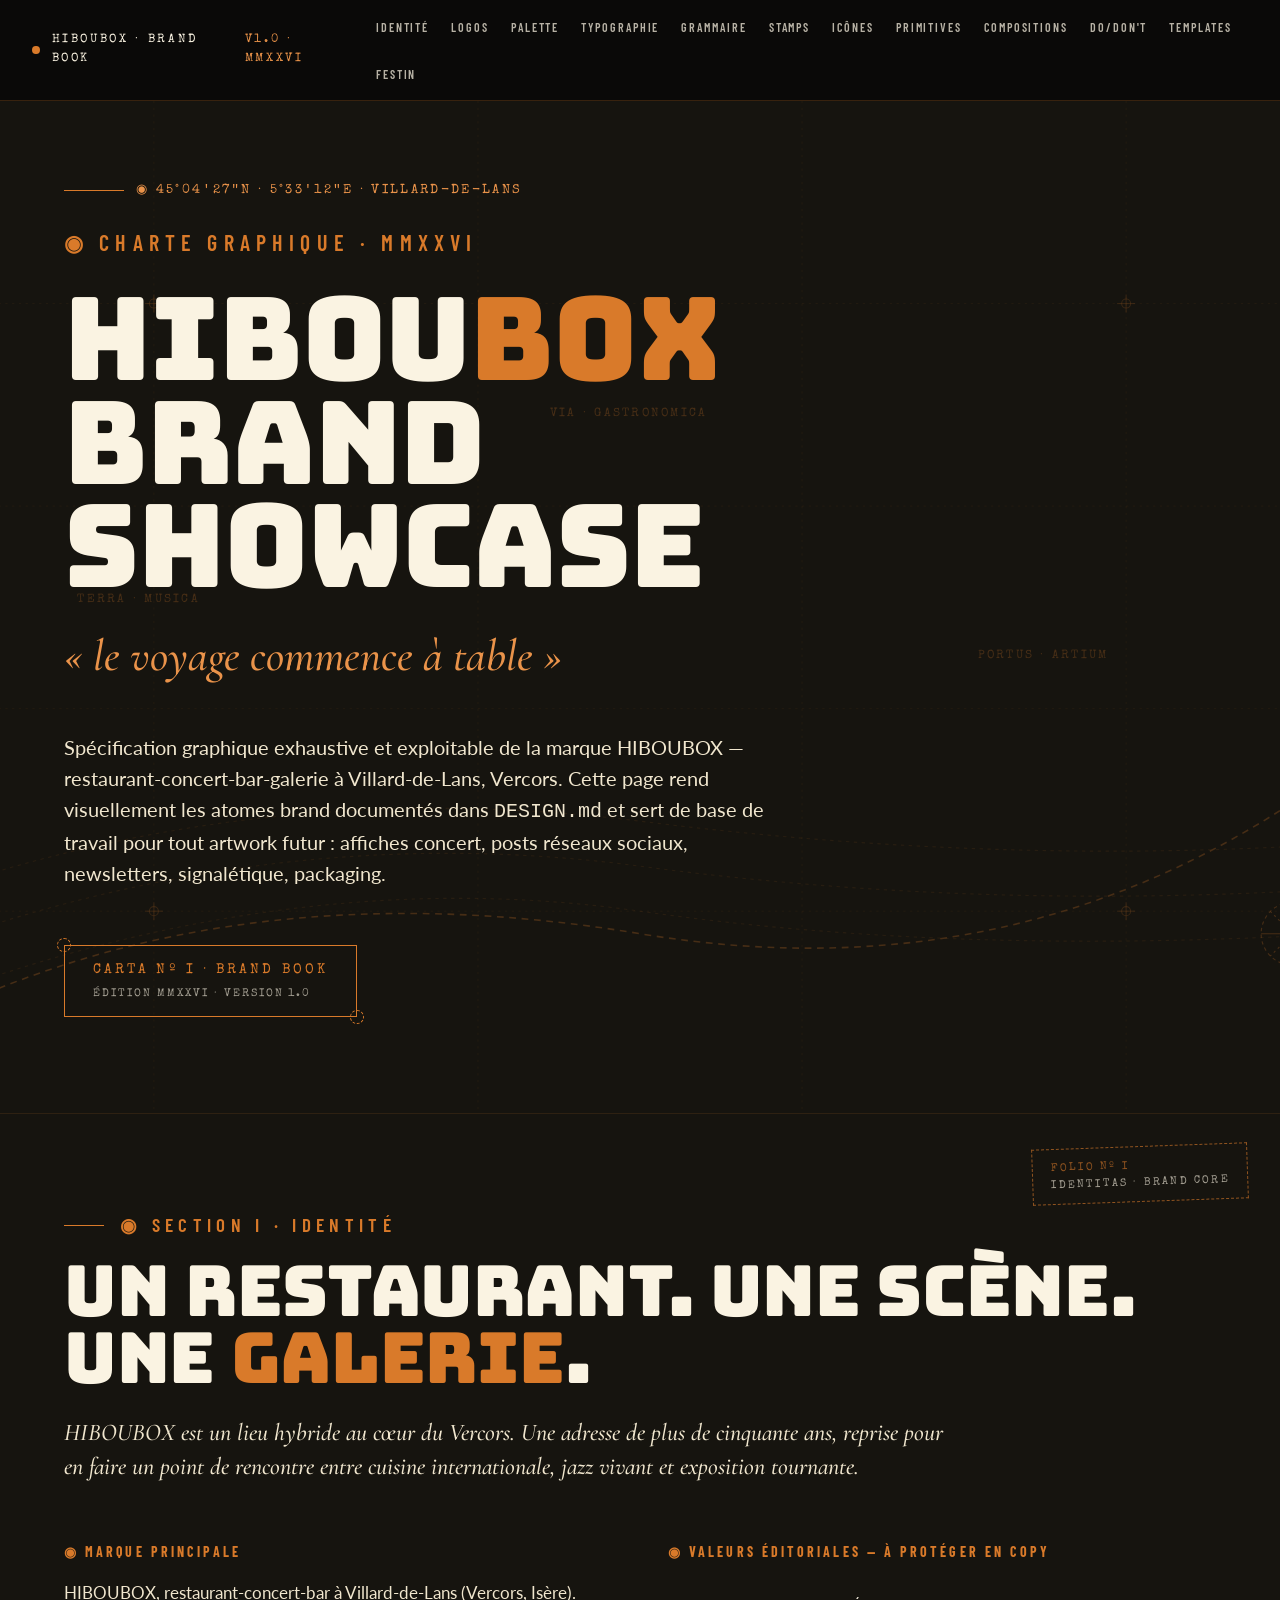
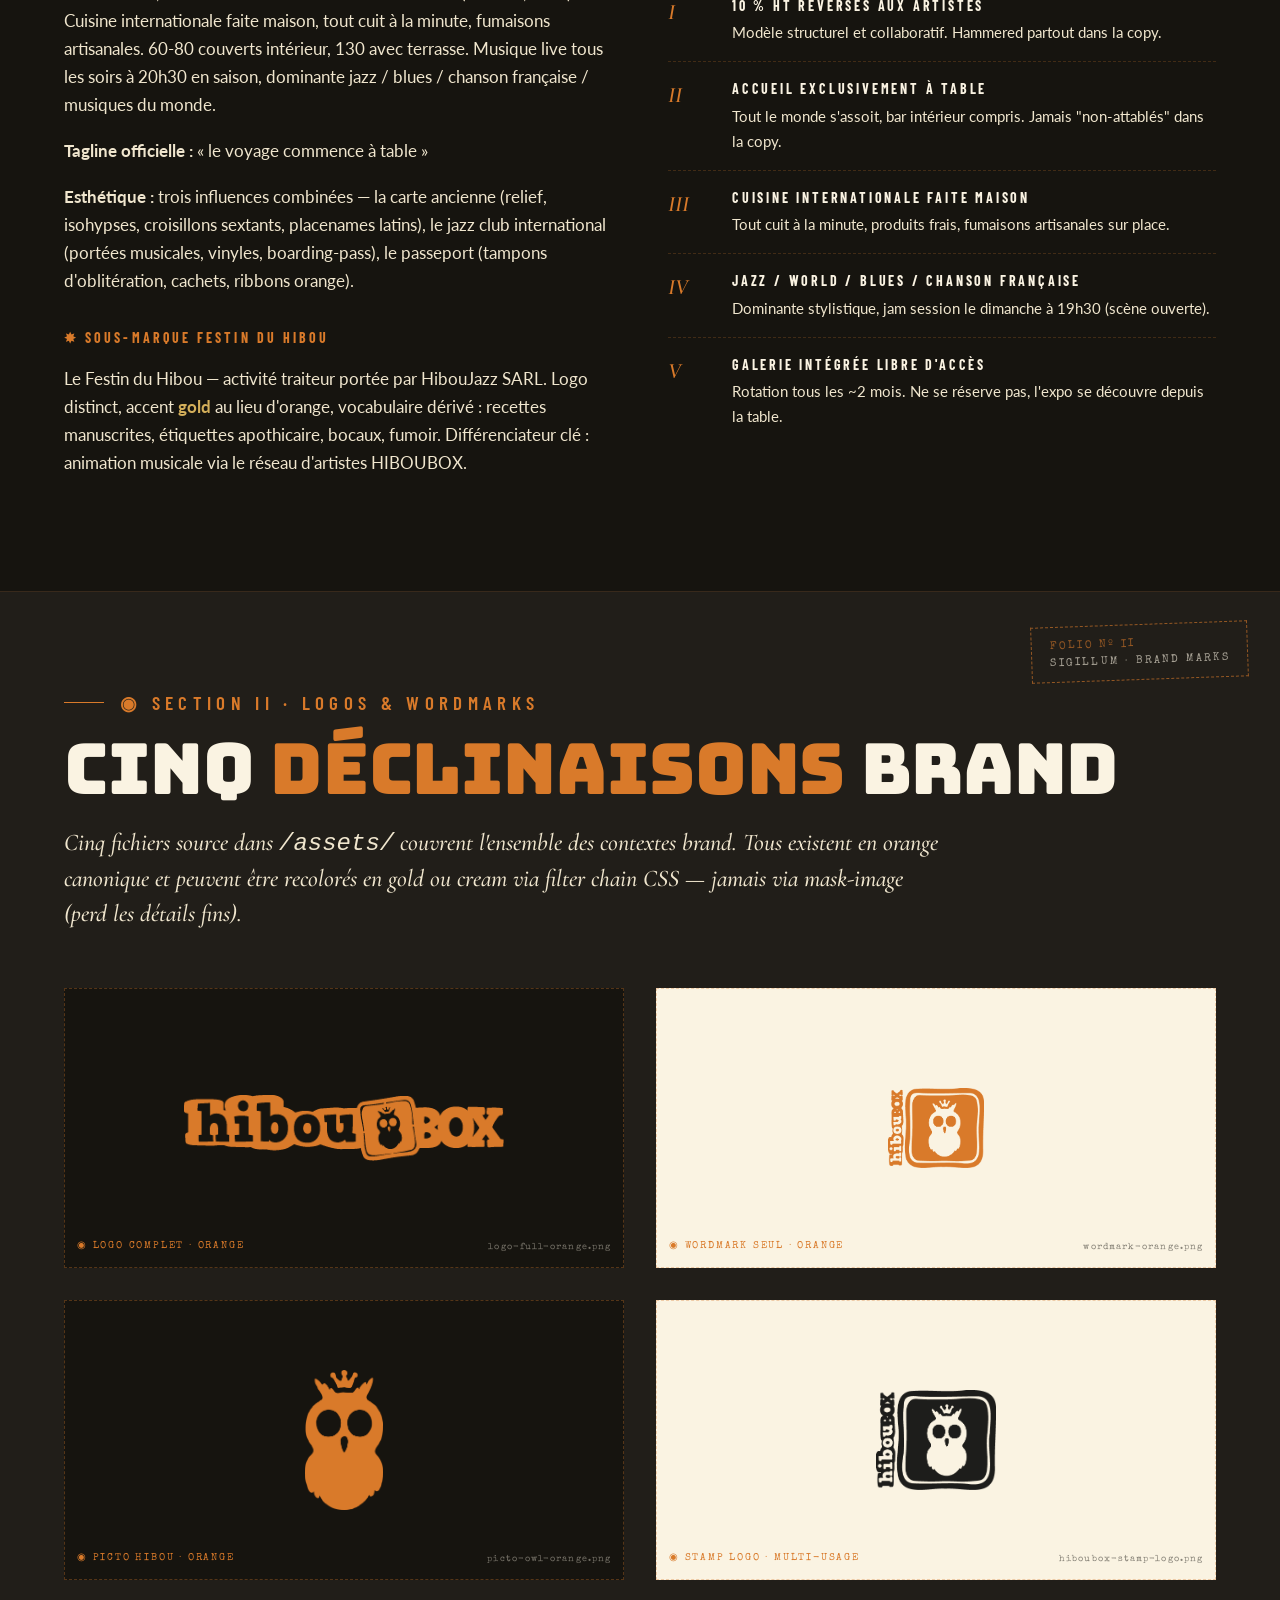
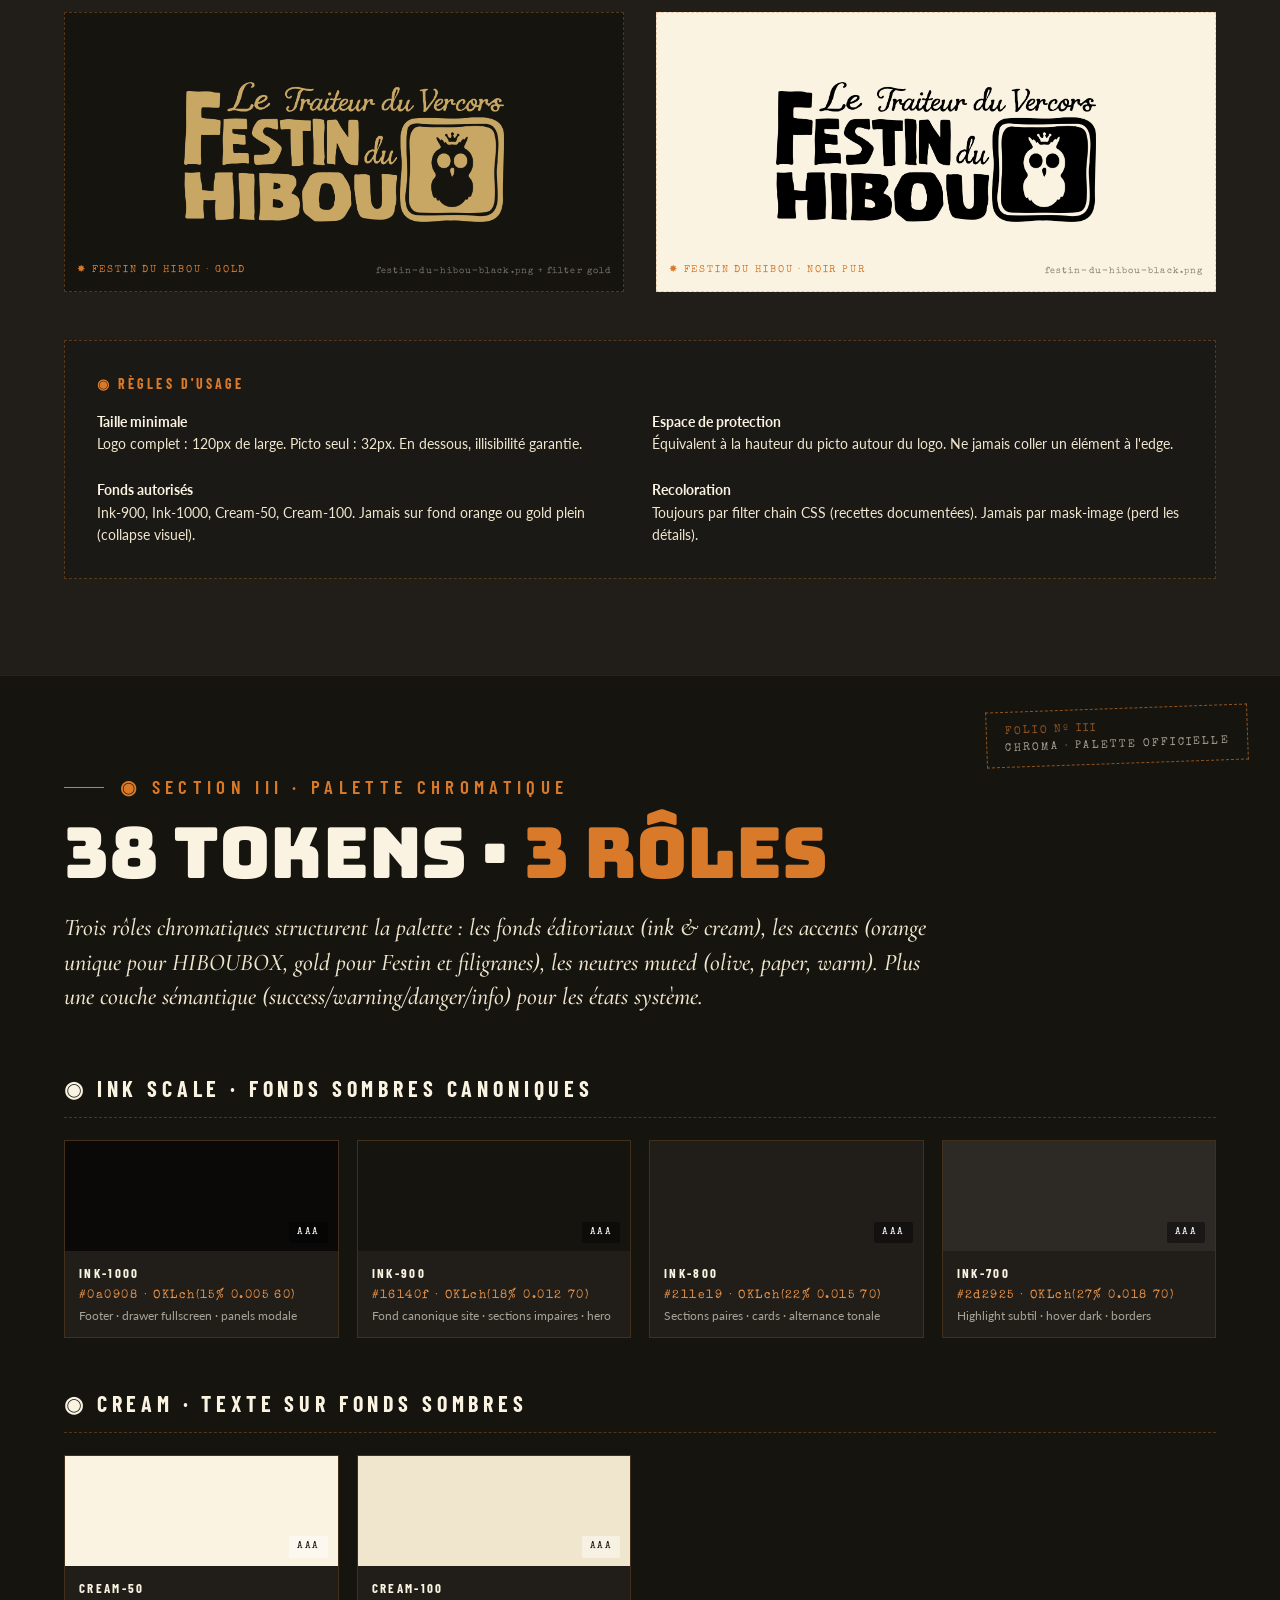
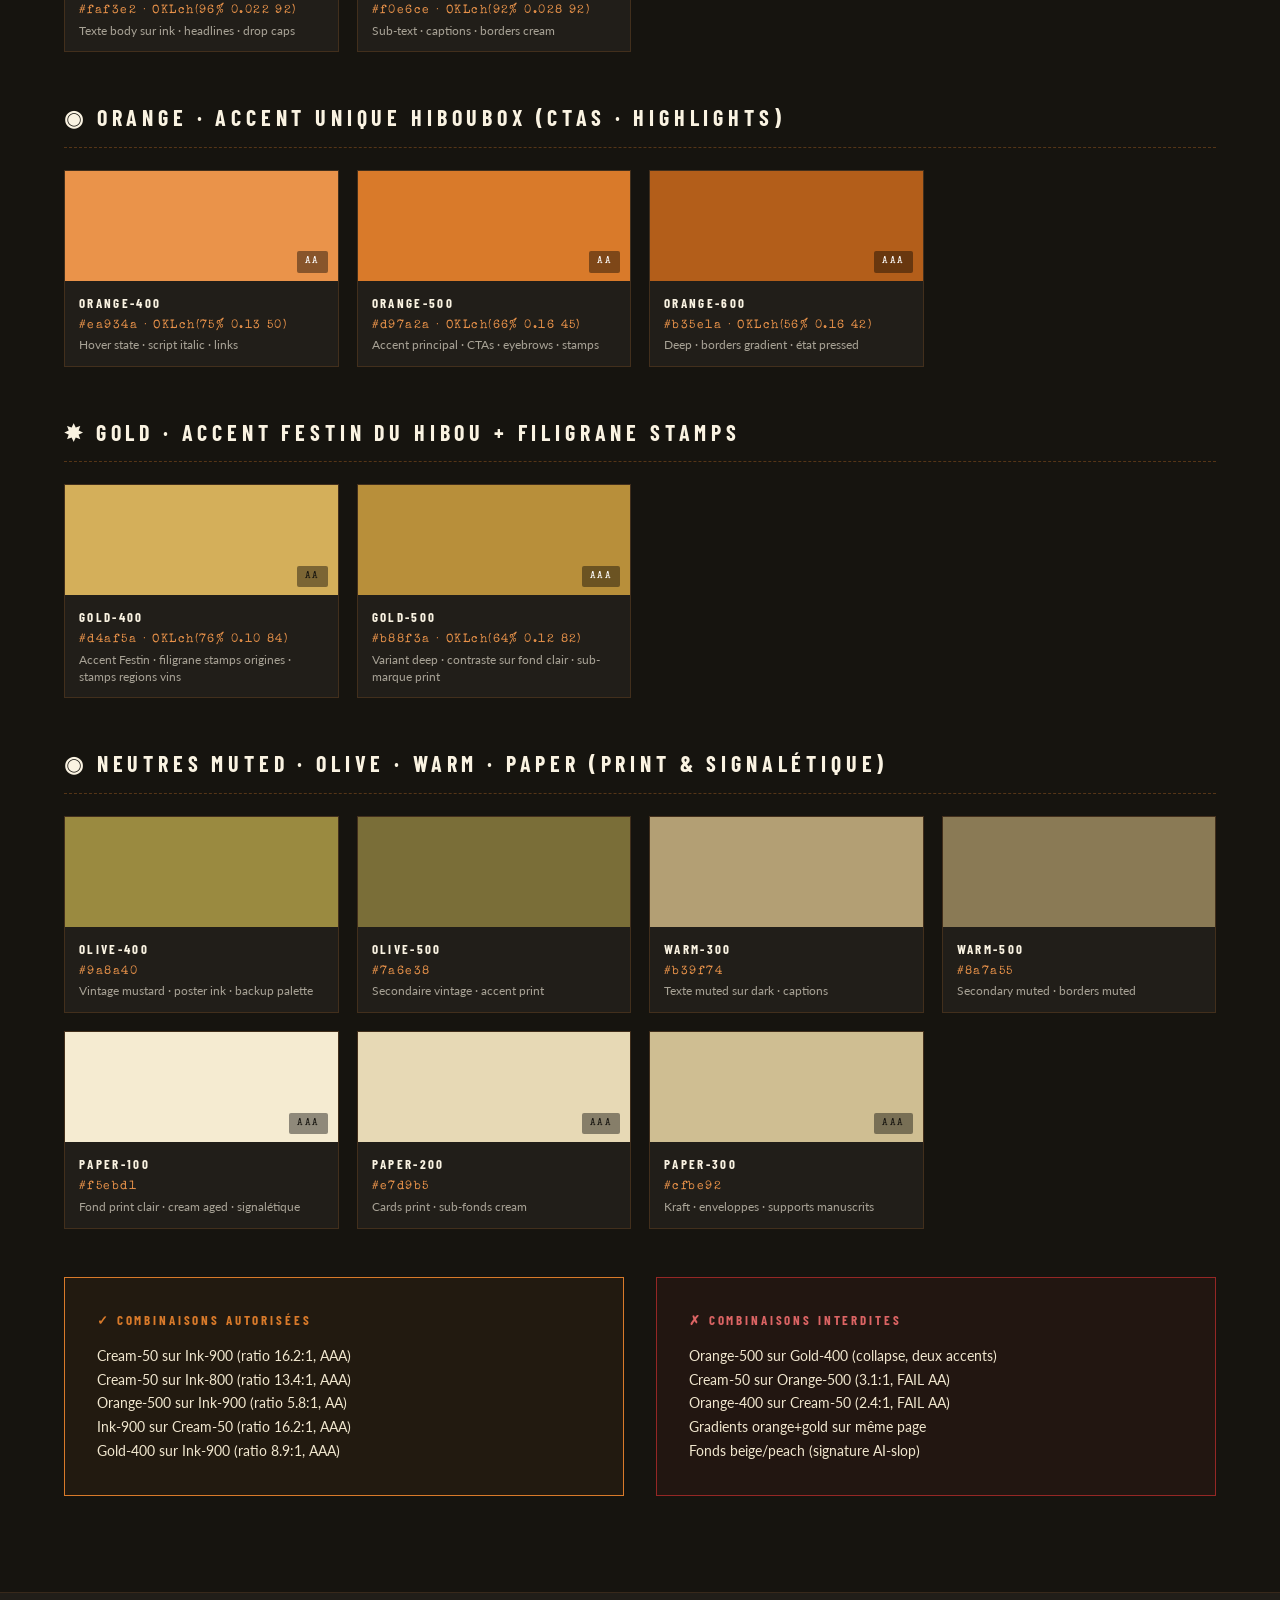
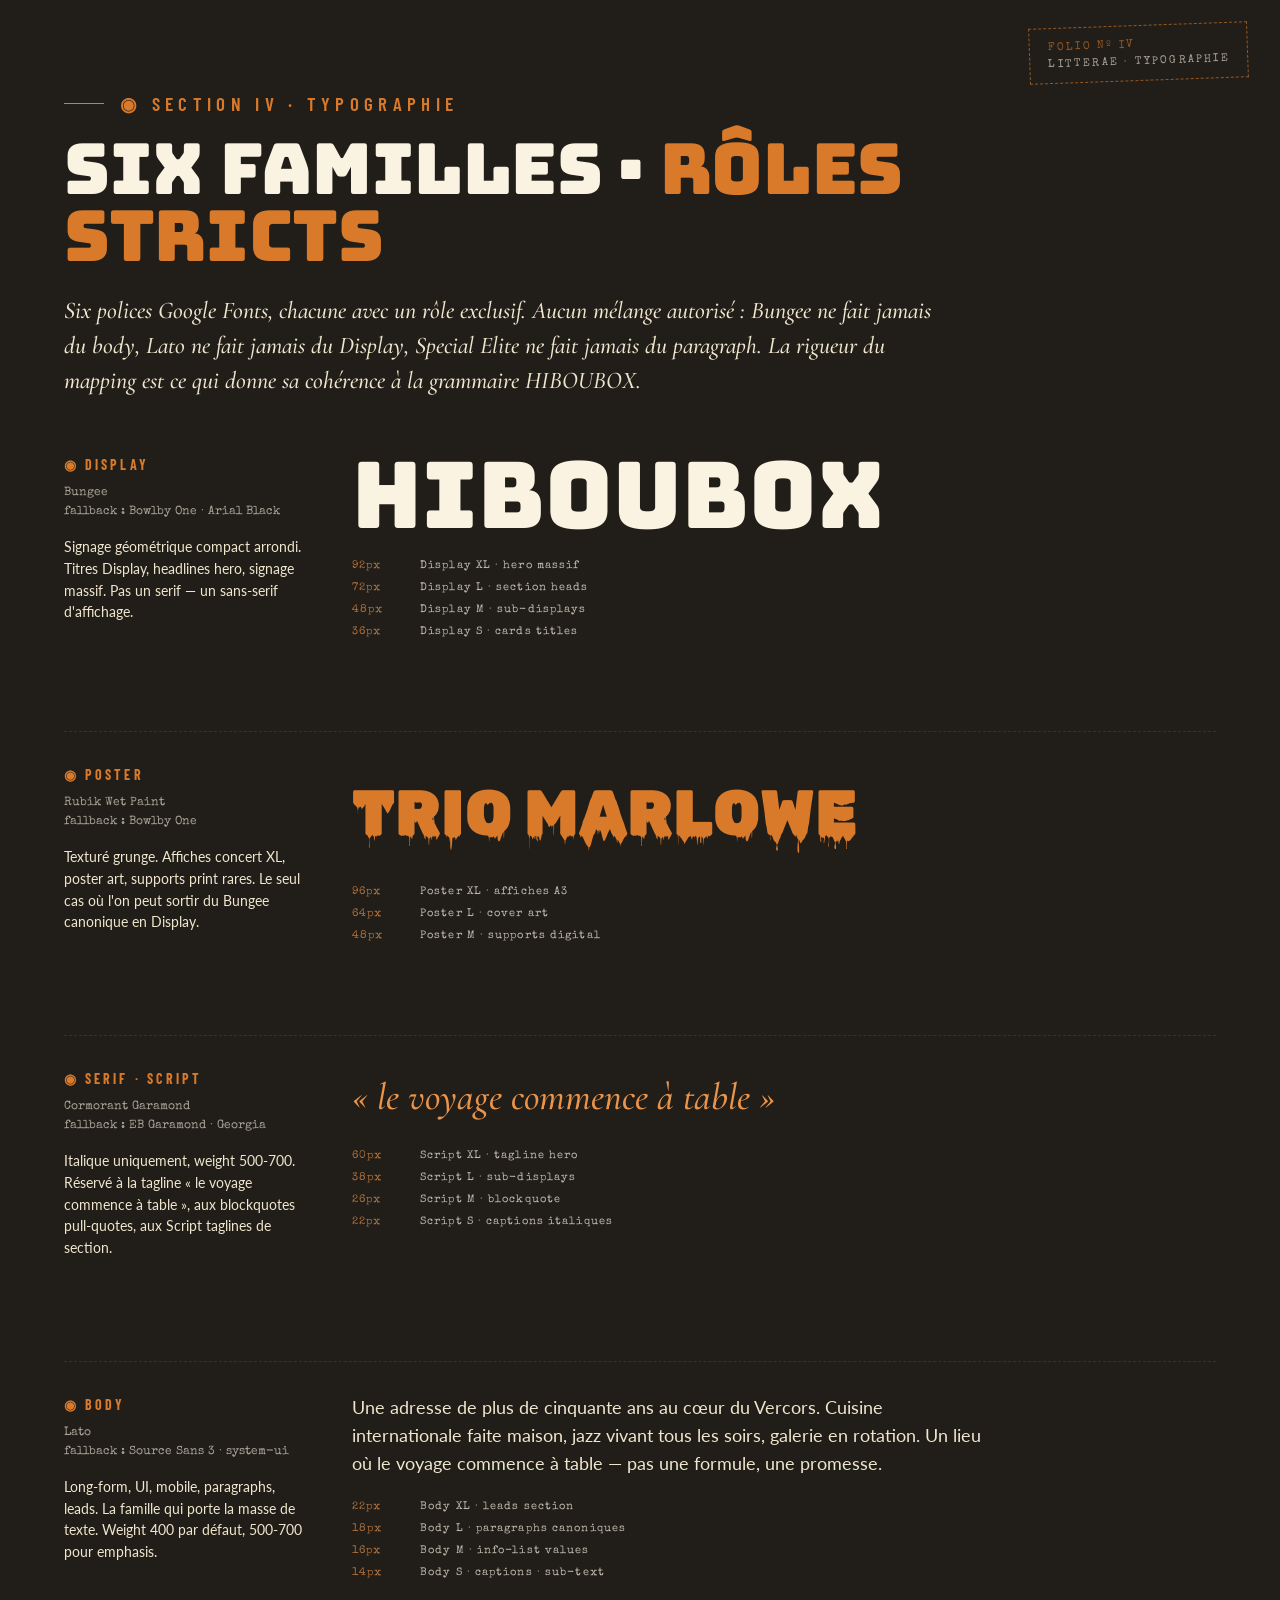
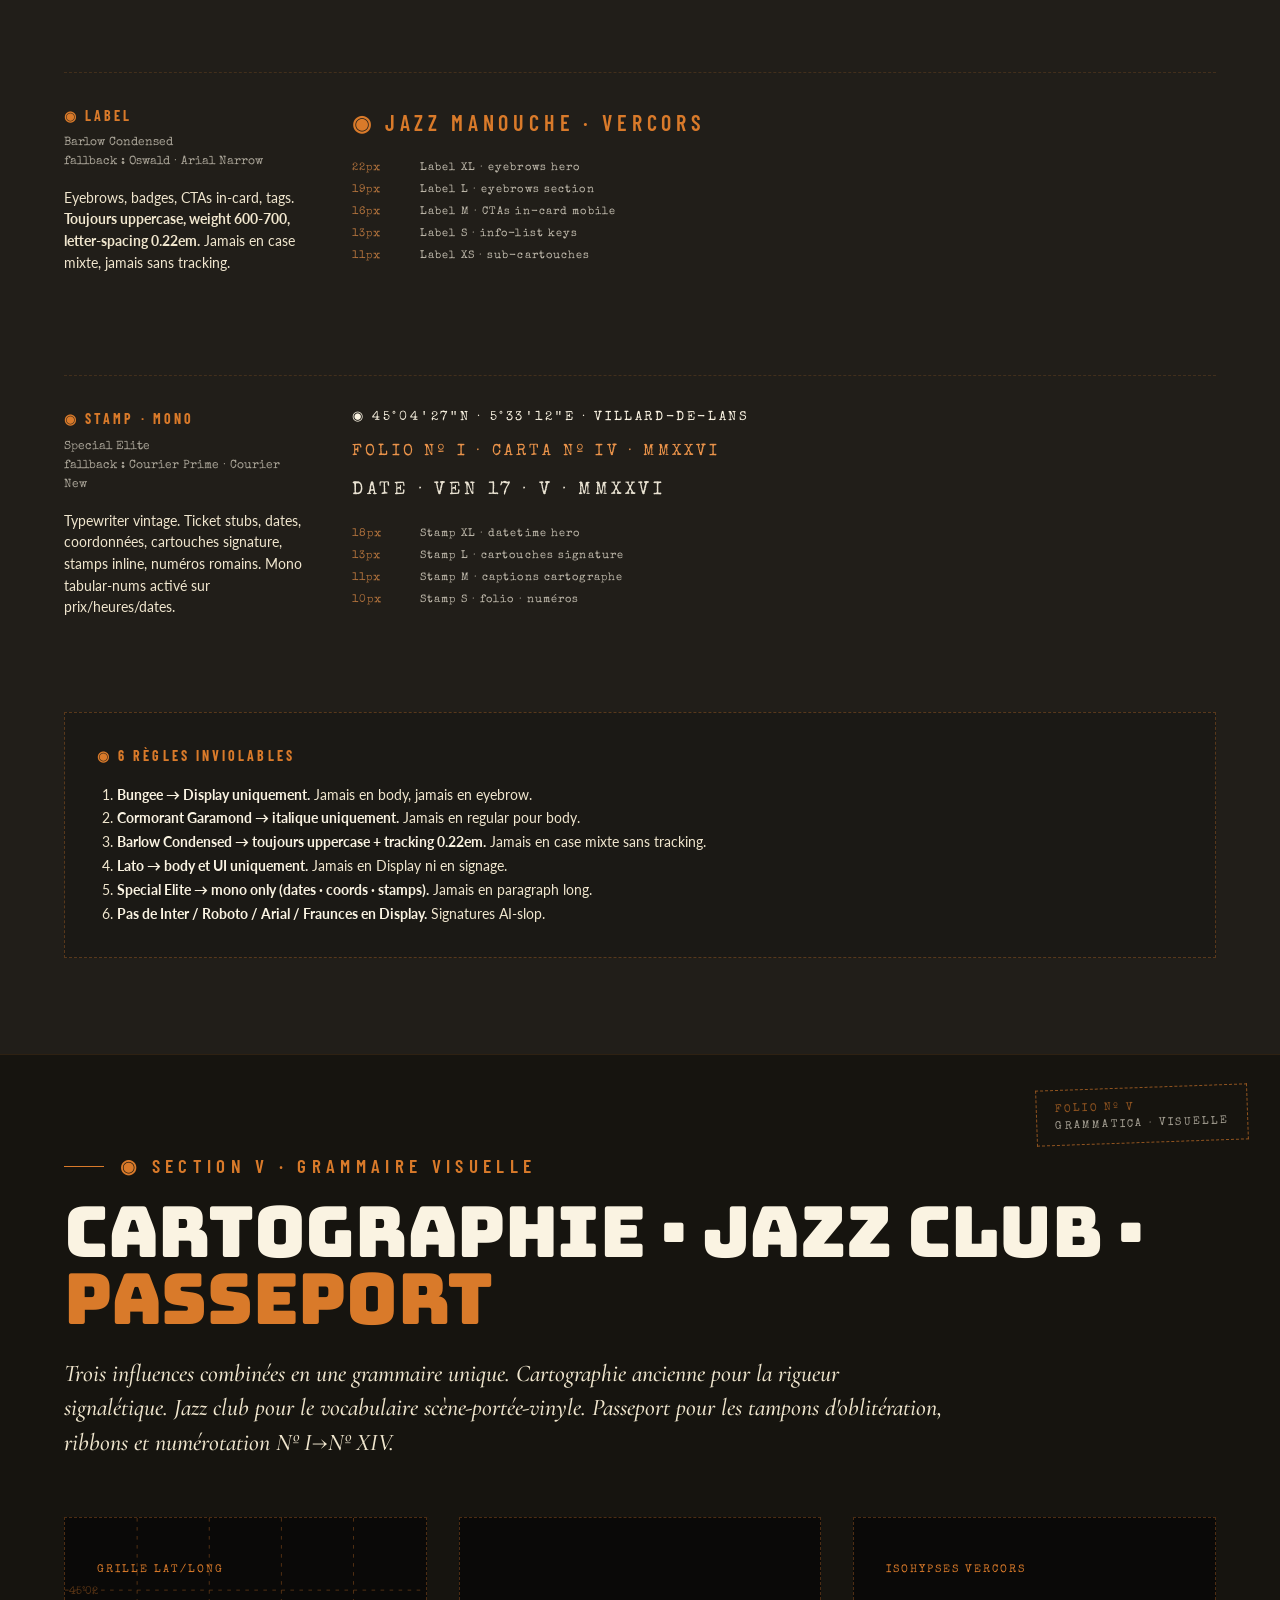
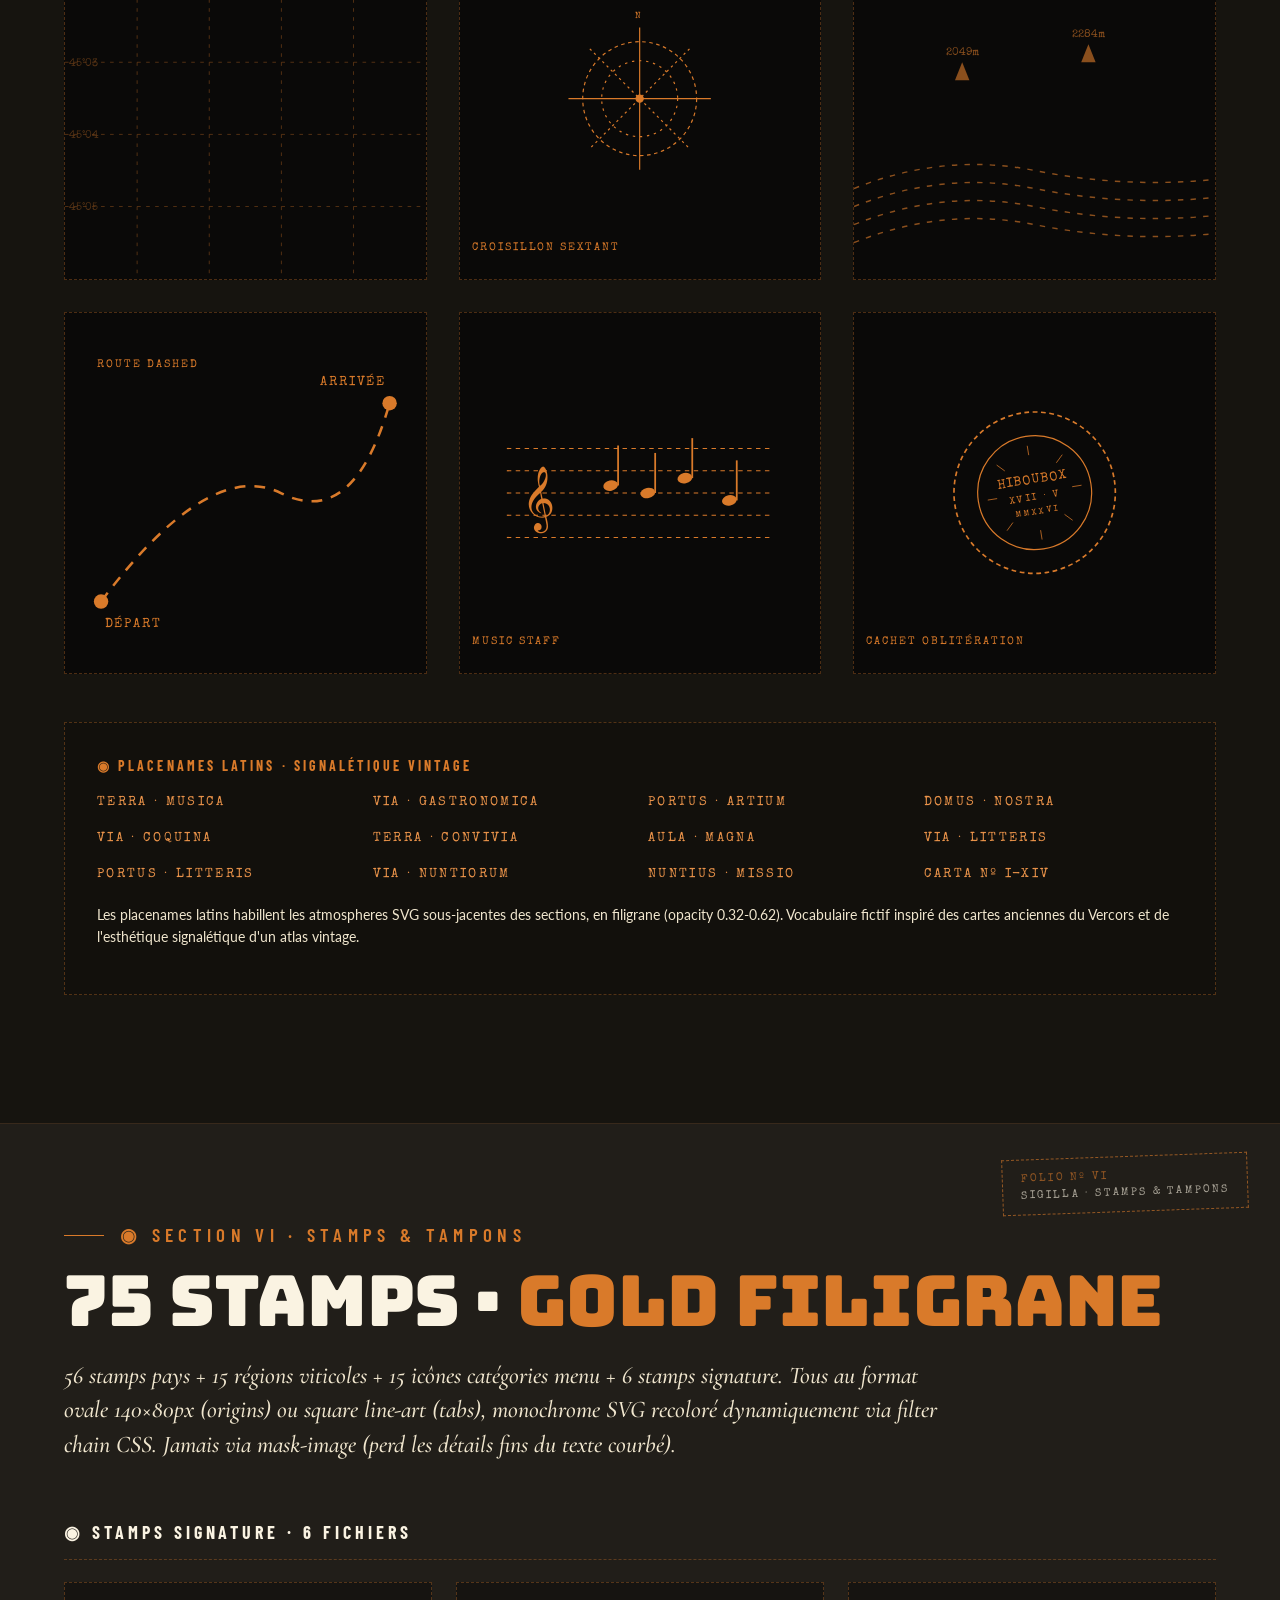
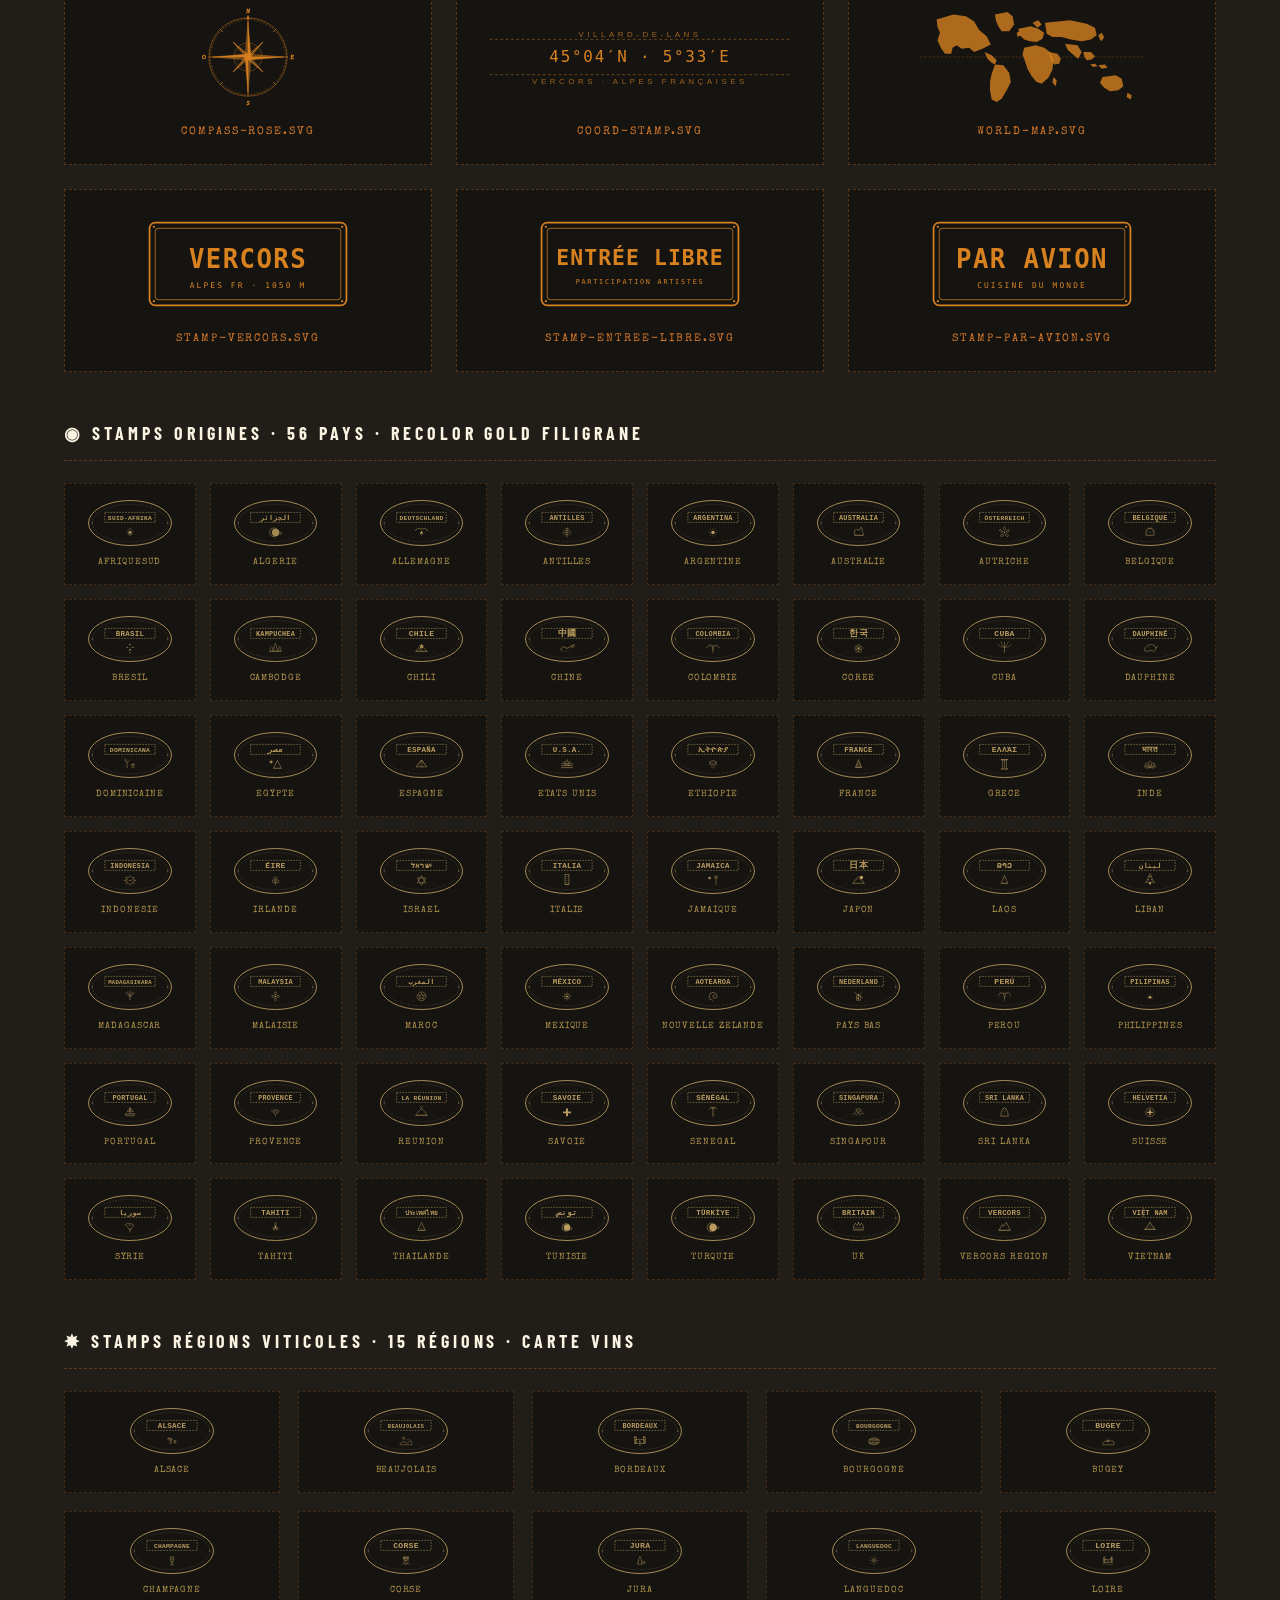
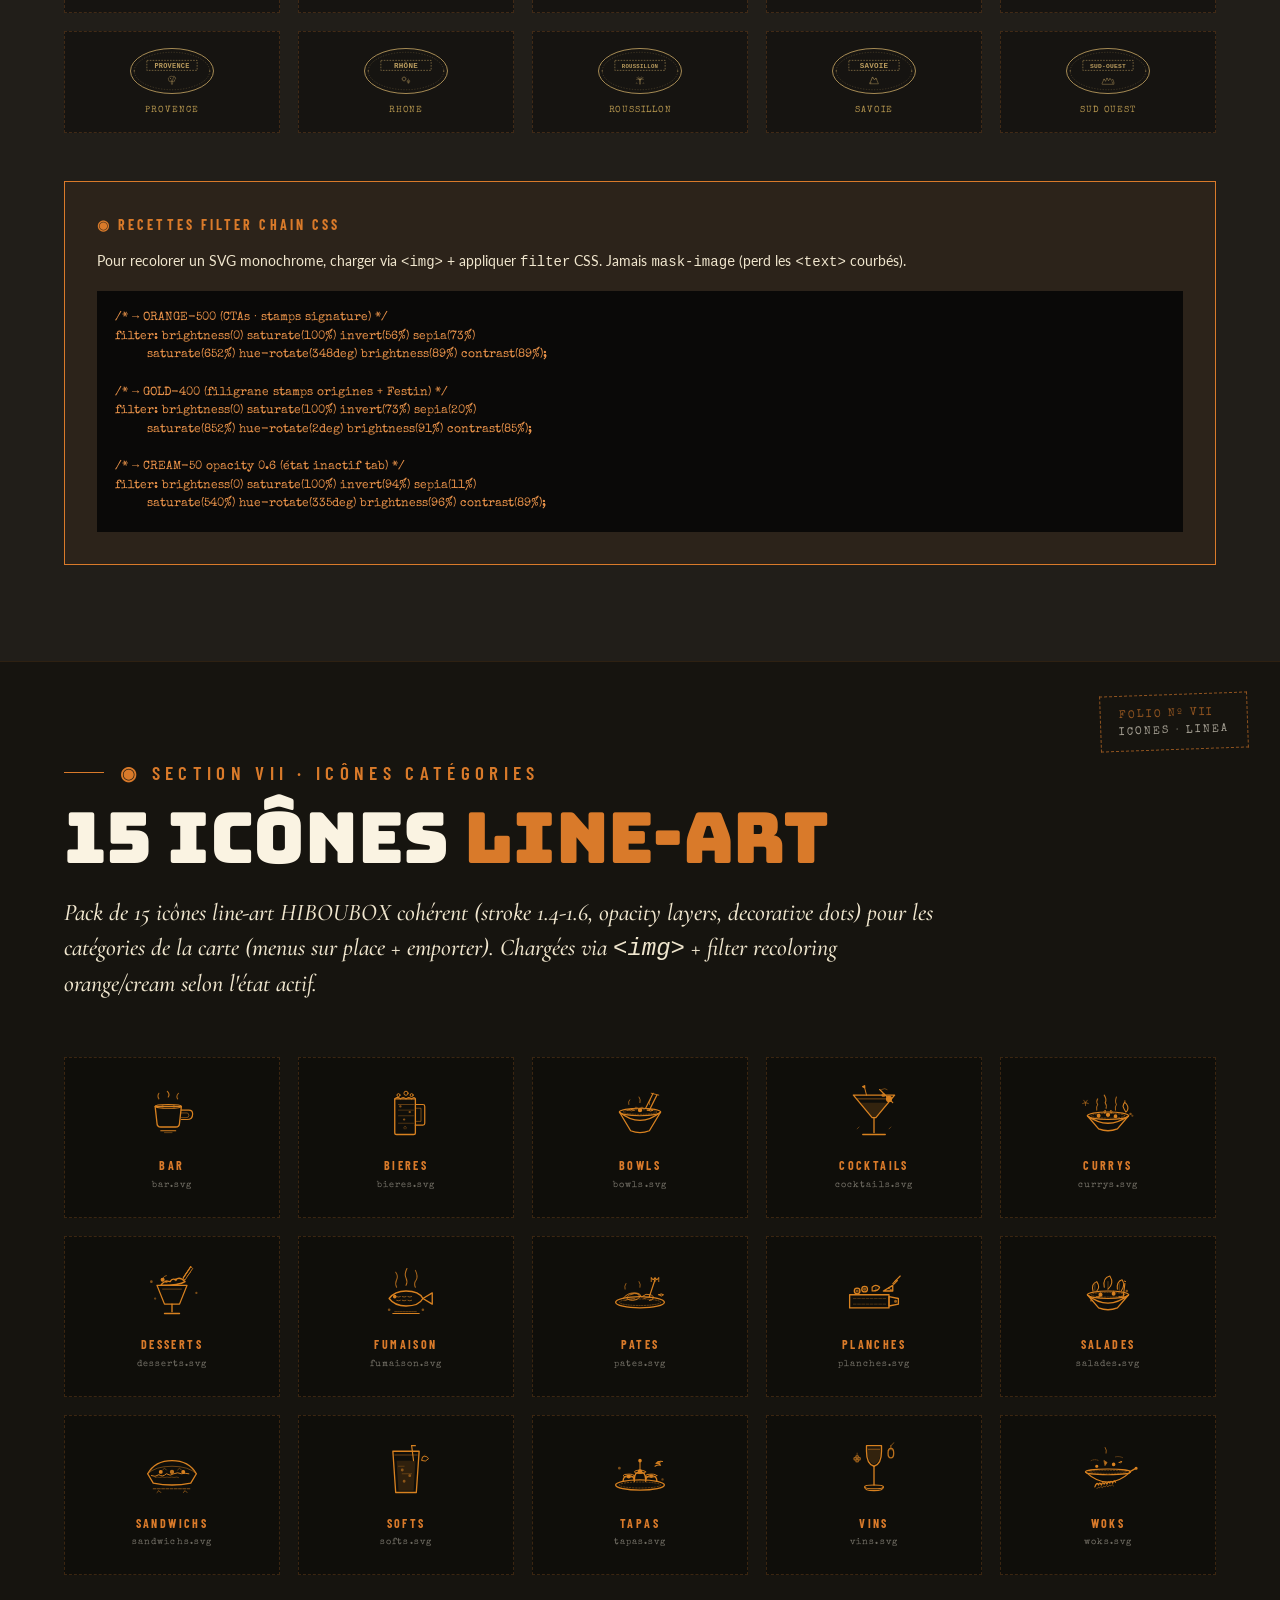
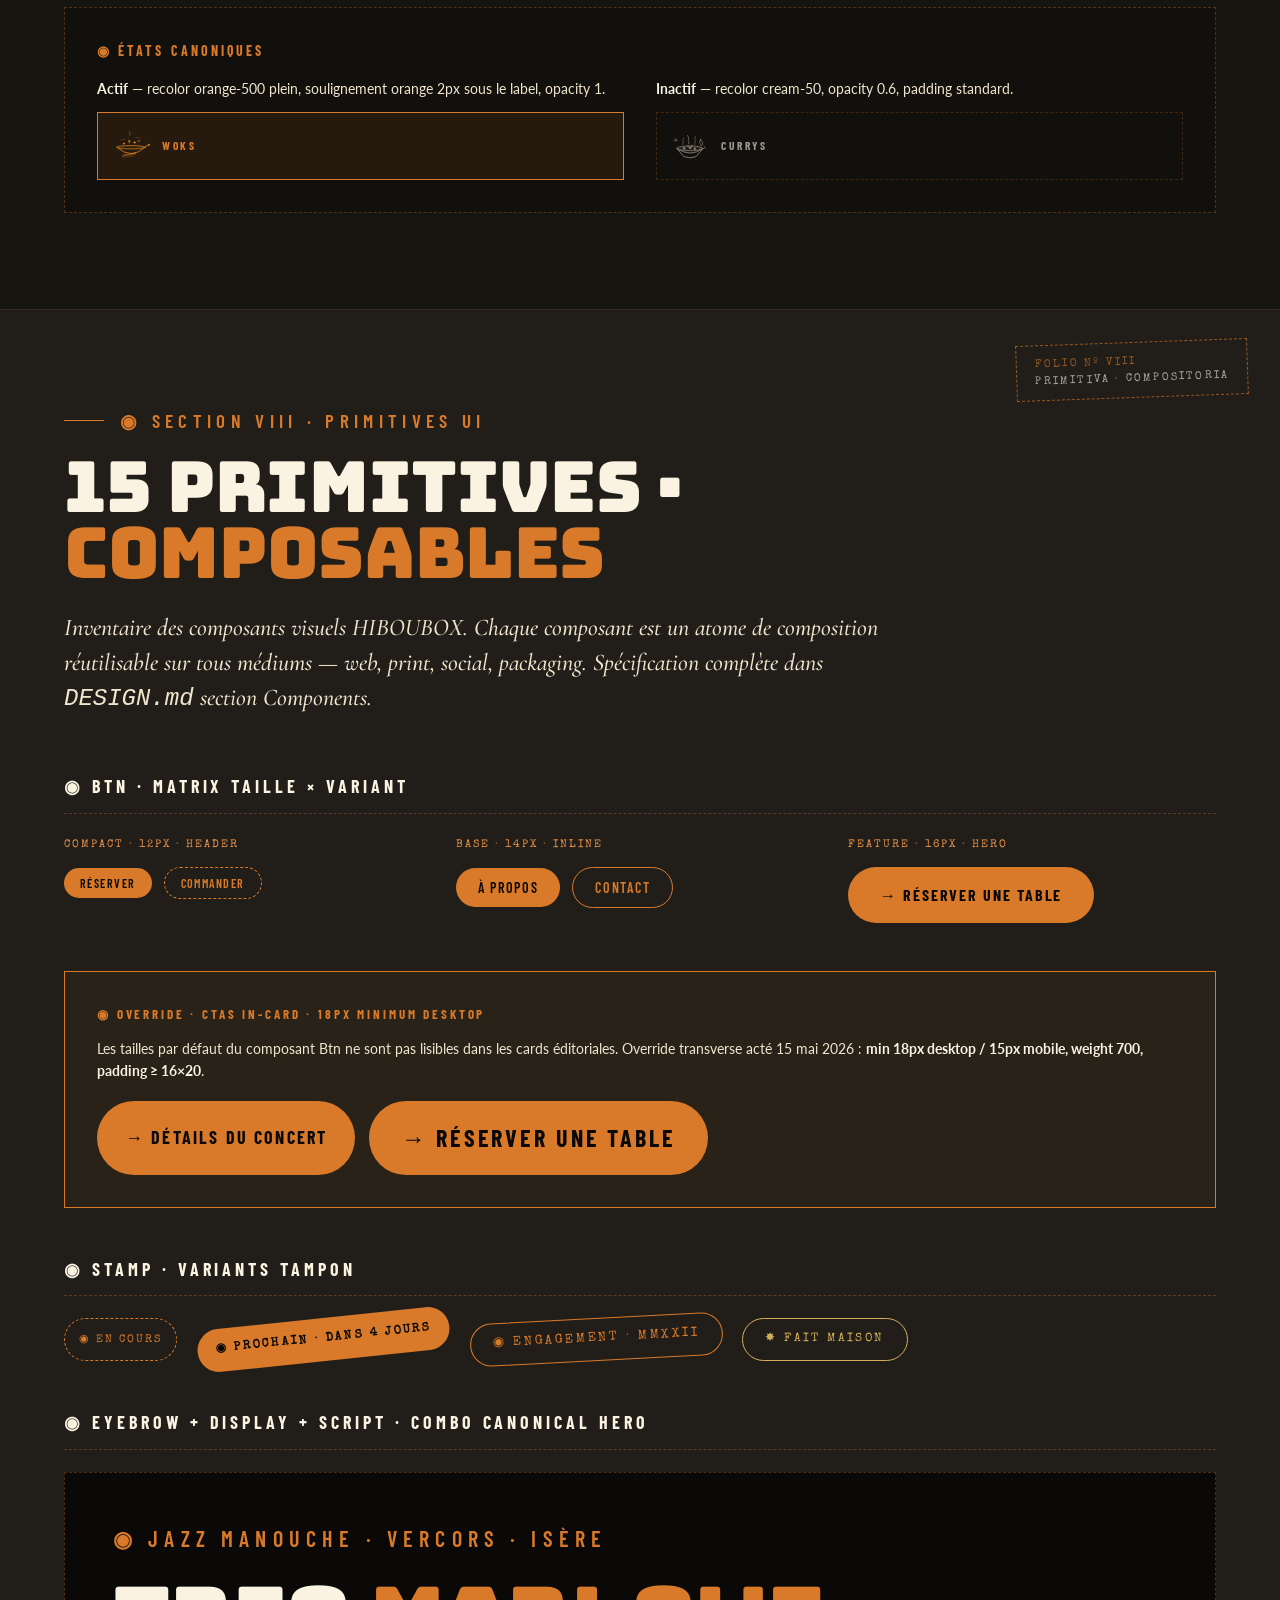
<file: index.html>
<!DOCTYPE html>
<html lang="fr">
<head>
  <meta charset="UTF-8">
  <meta http-equiv="refresh" content="0; url=brand-showcase.html">
  <title>HIBOUBOX Brand → Showcase</title>
</head>
<body>
  <a href="brand-showcase.html">→ Brand Showcase</a>
</body>
</html>
</file>
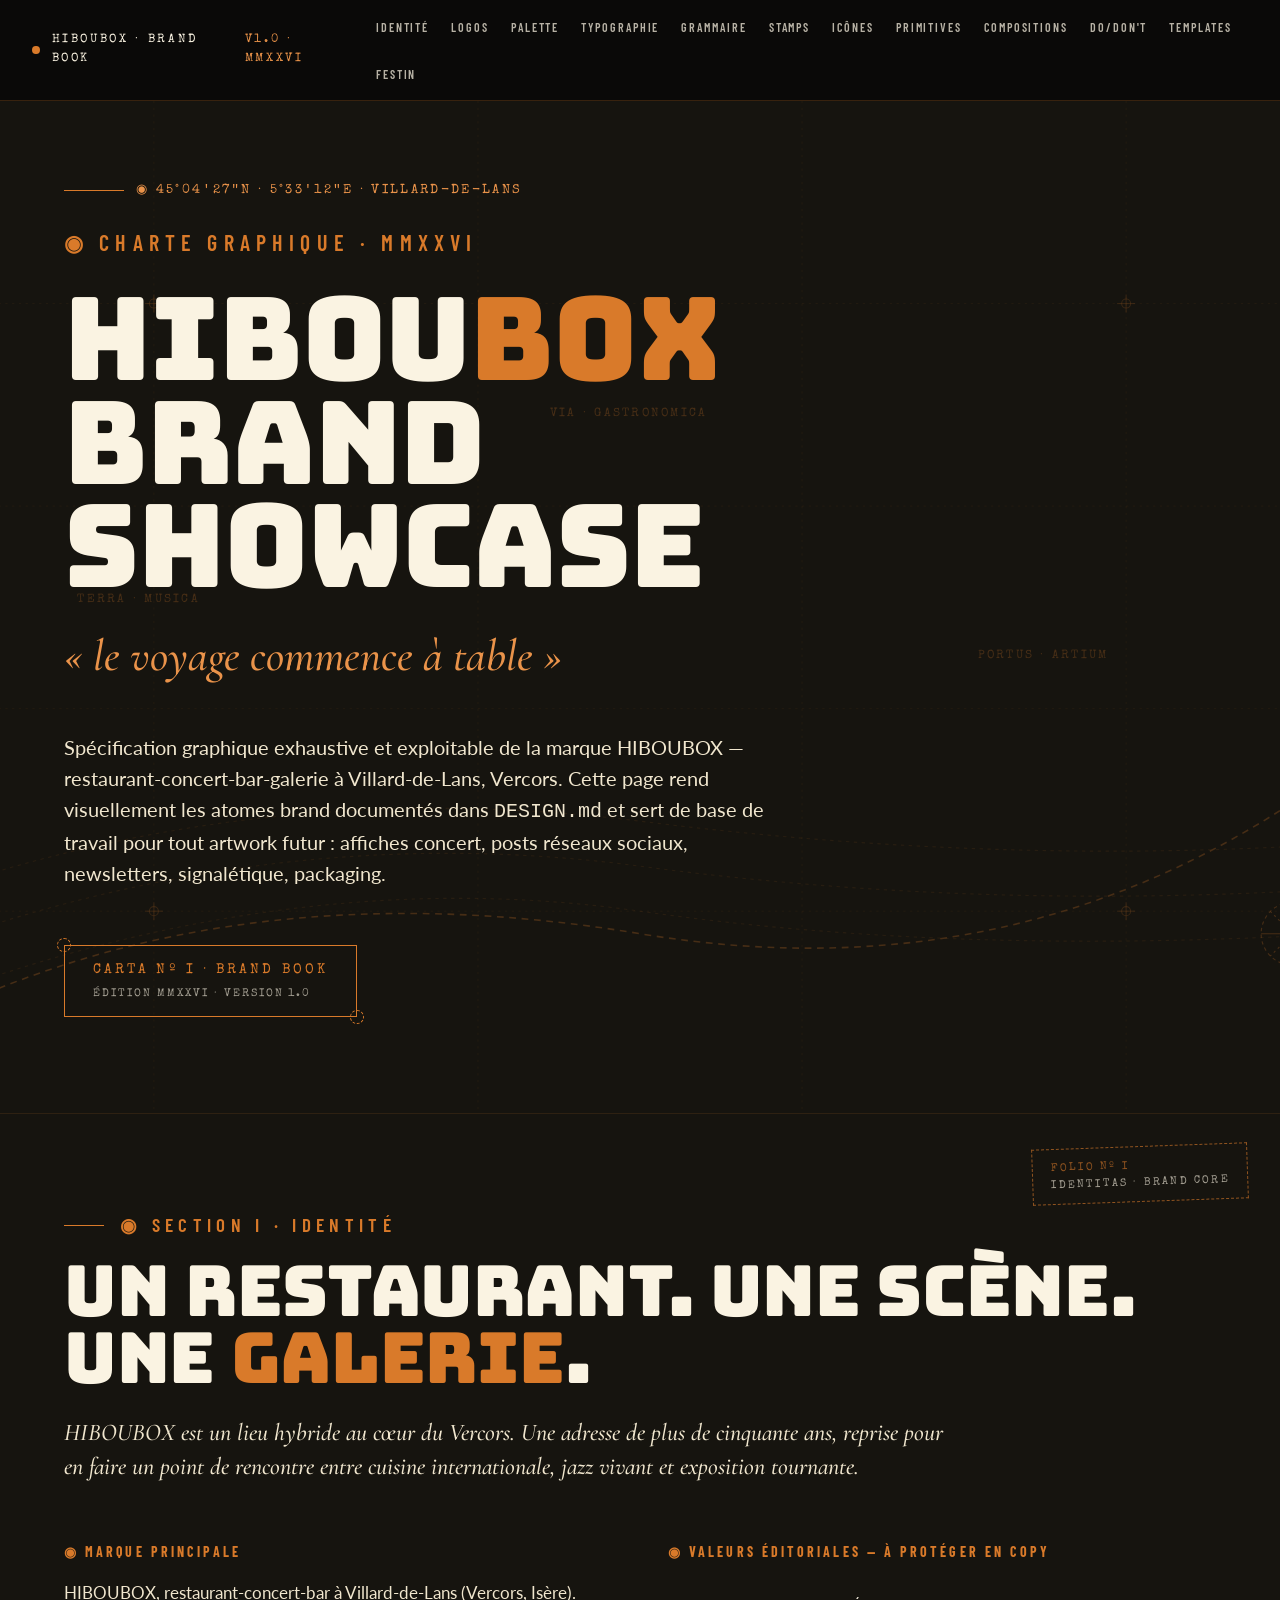
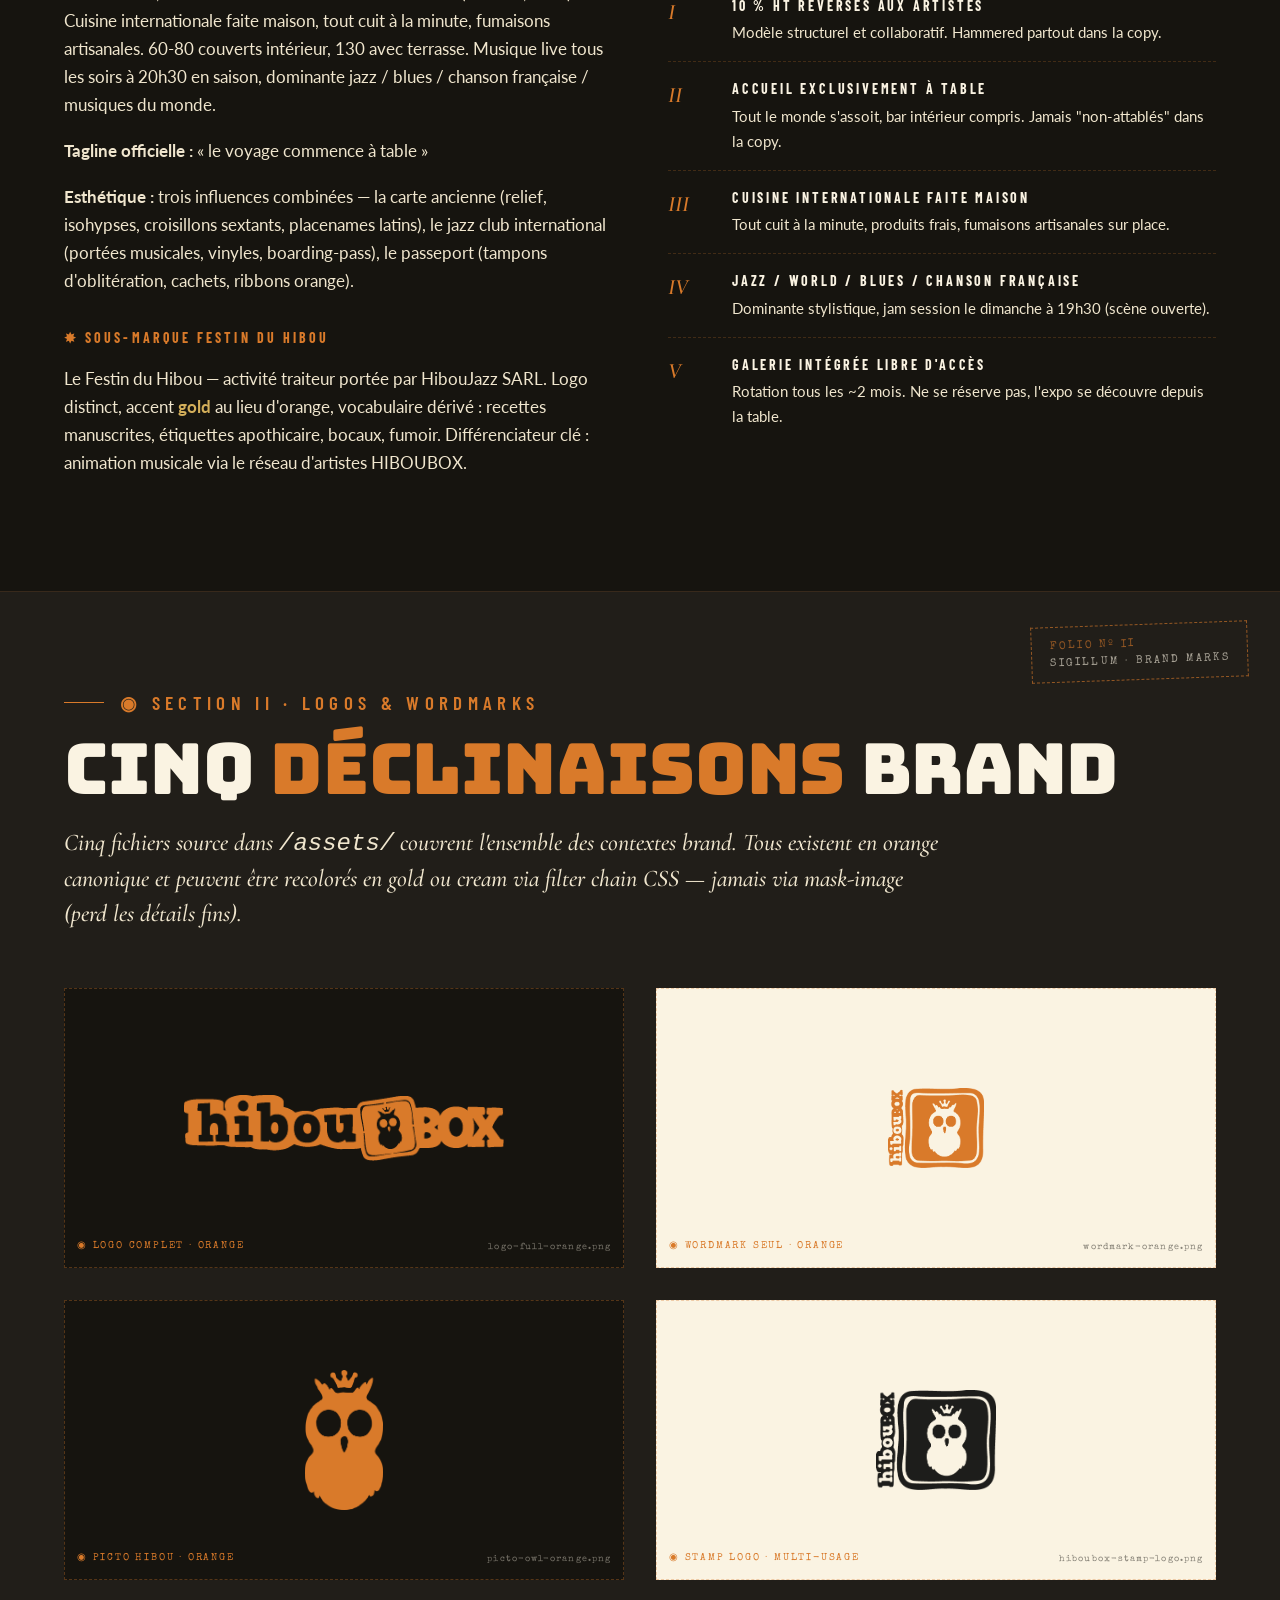
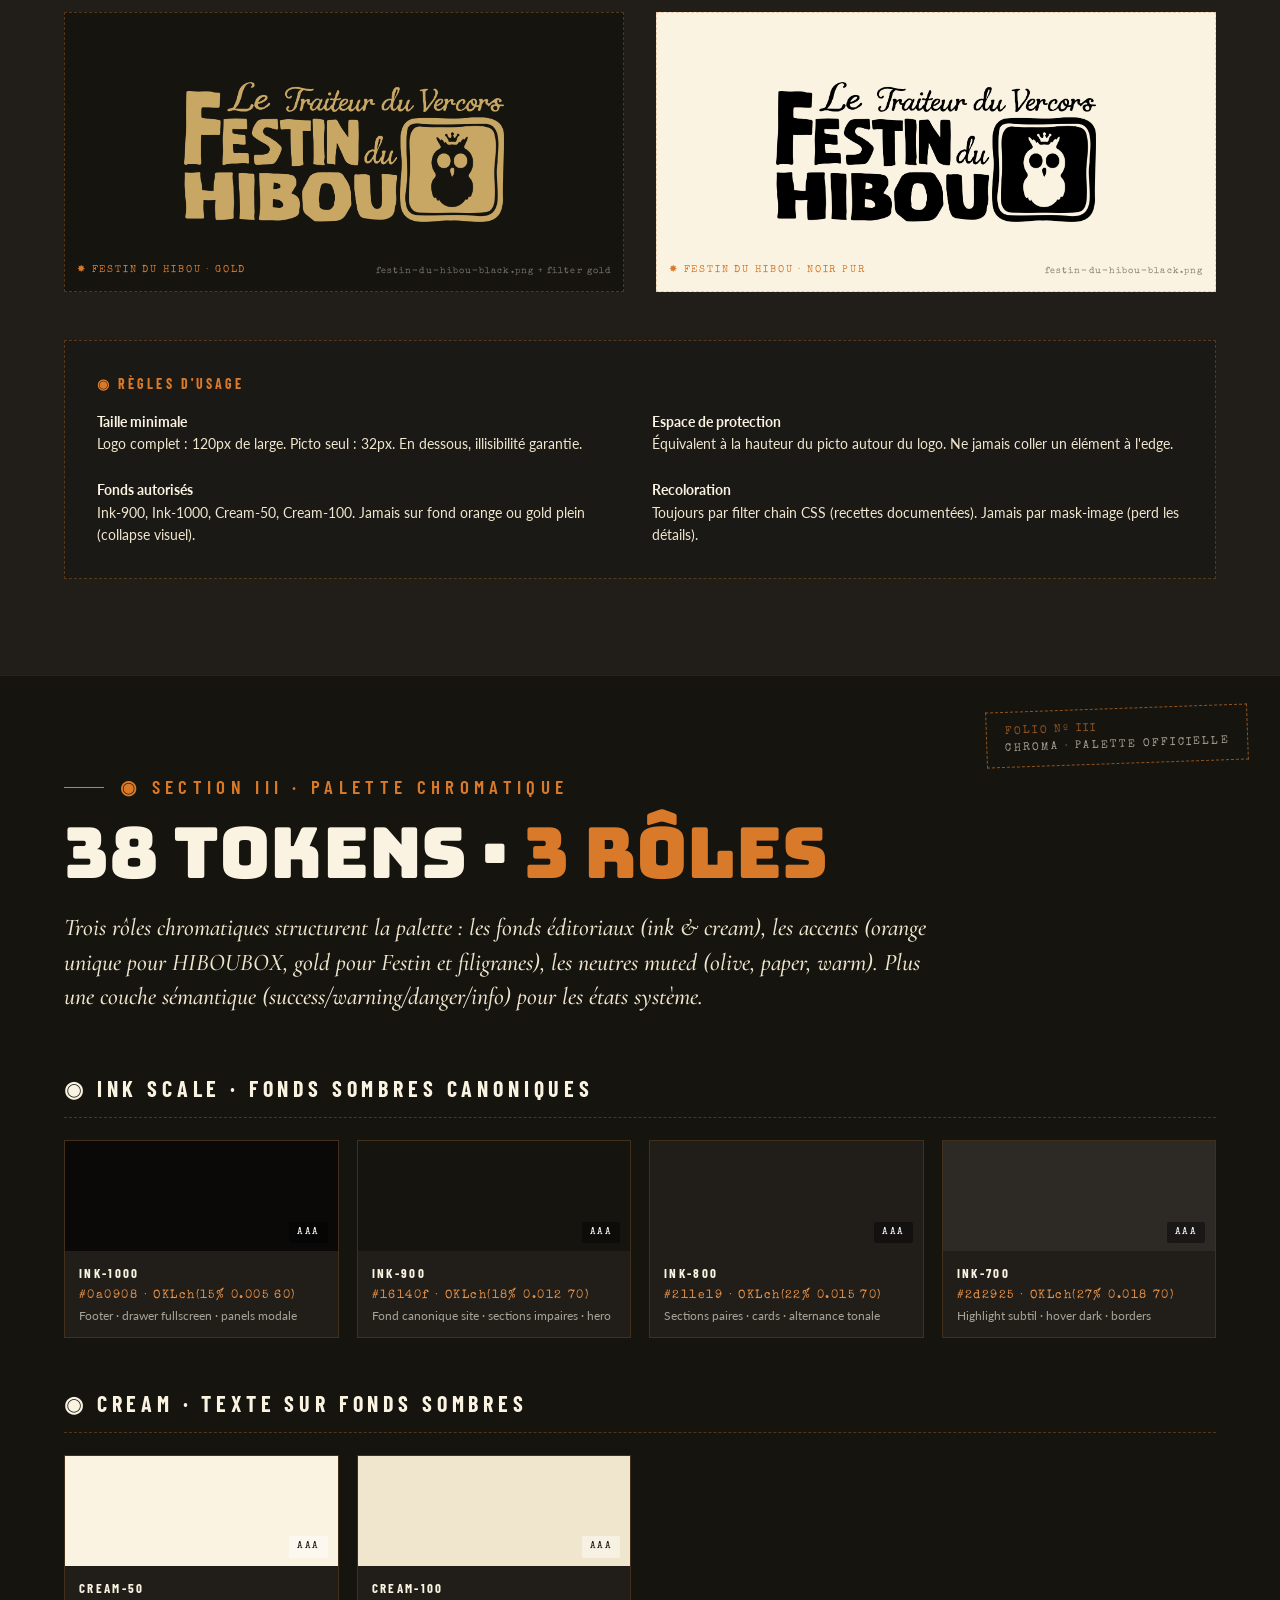
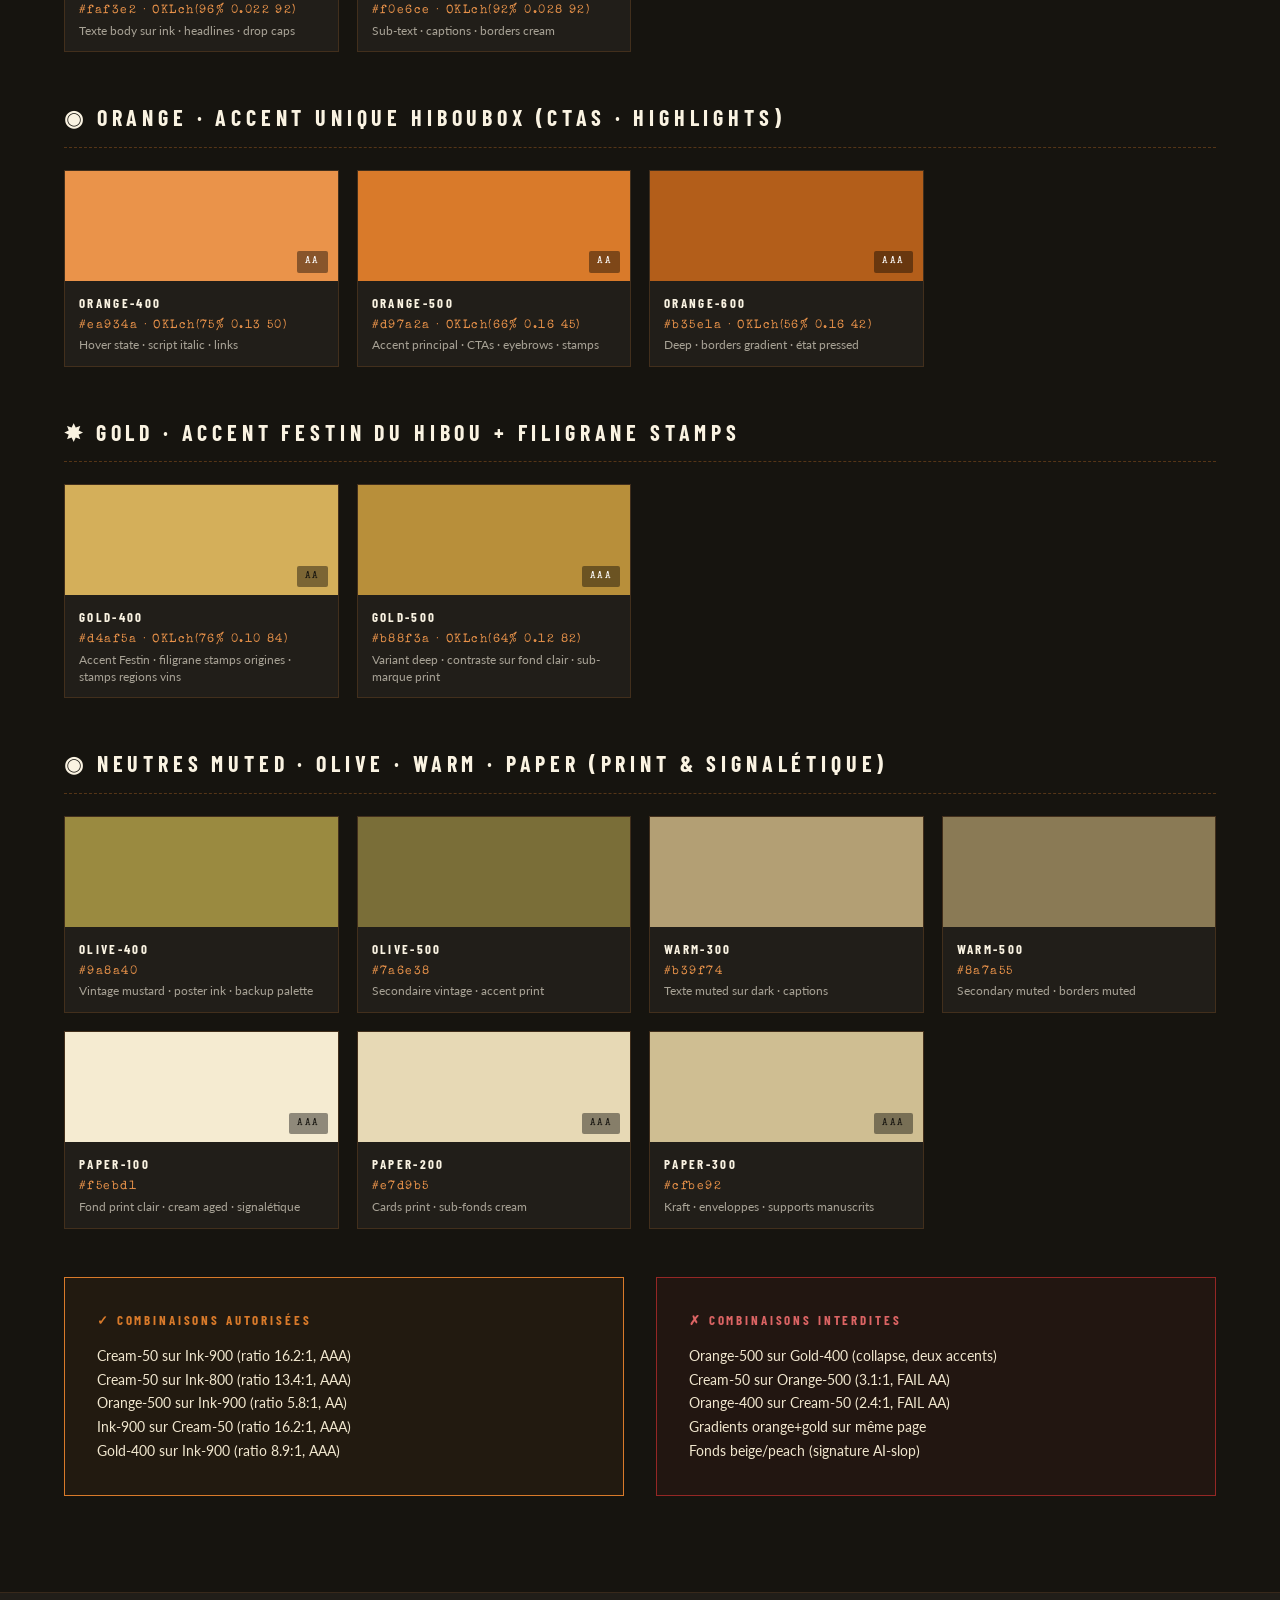
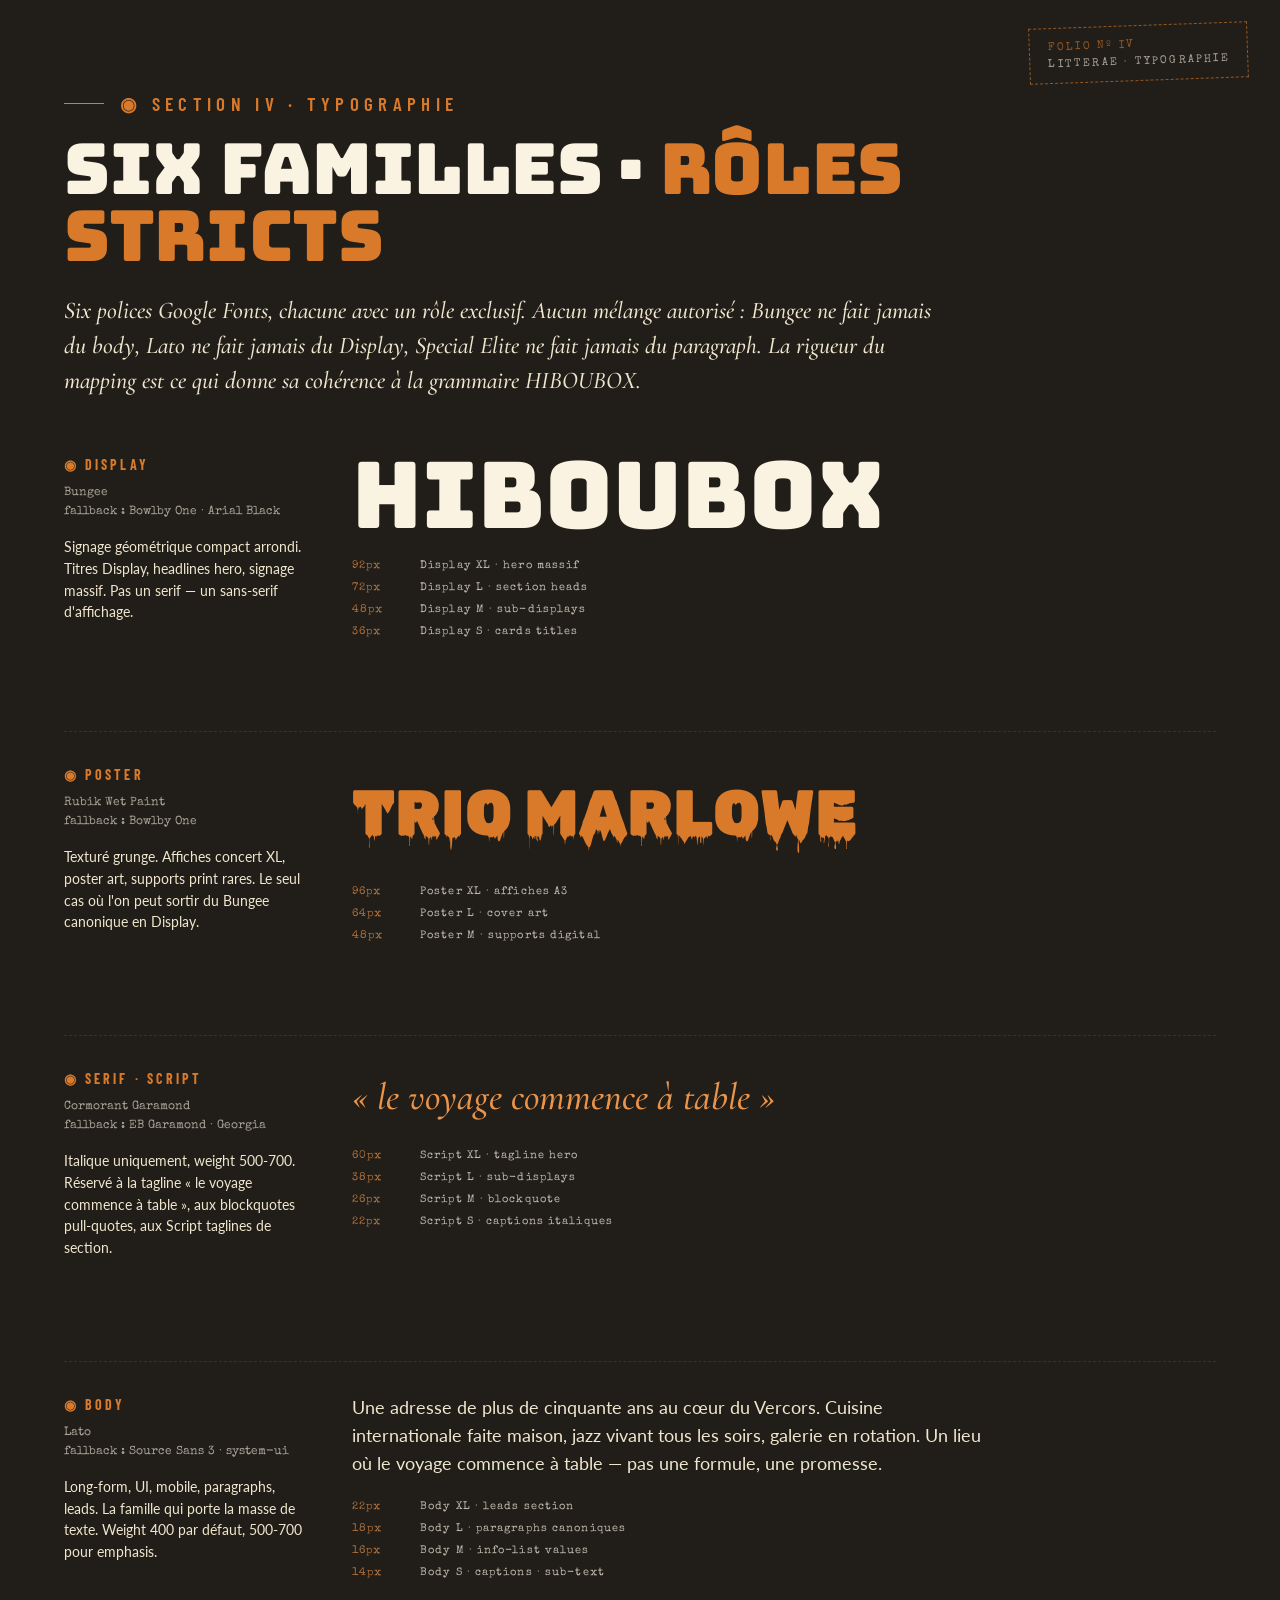
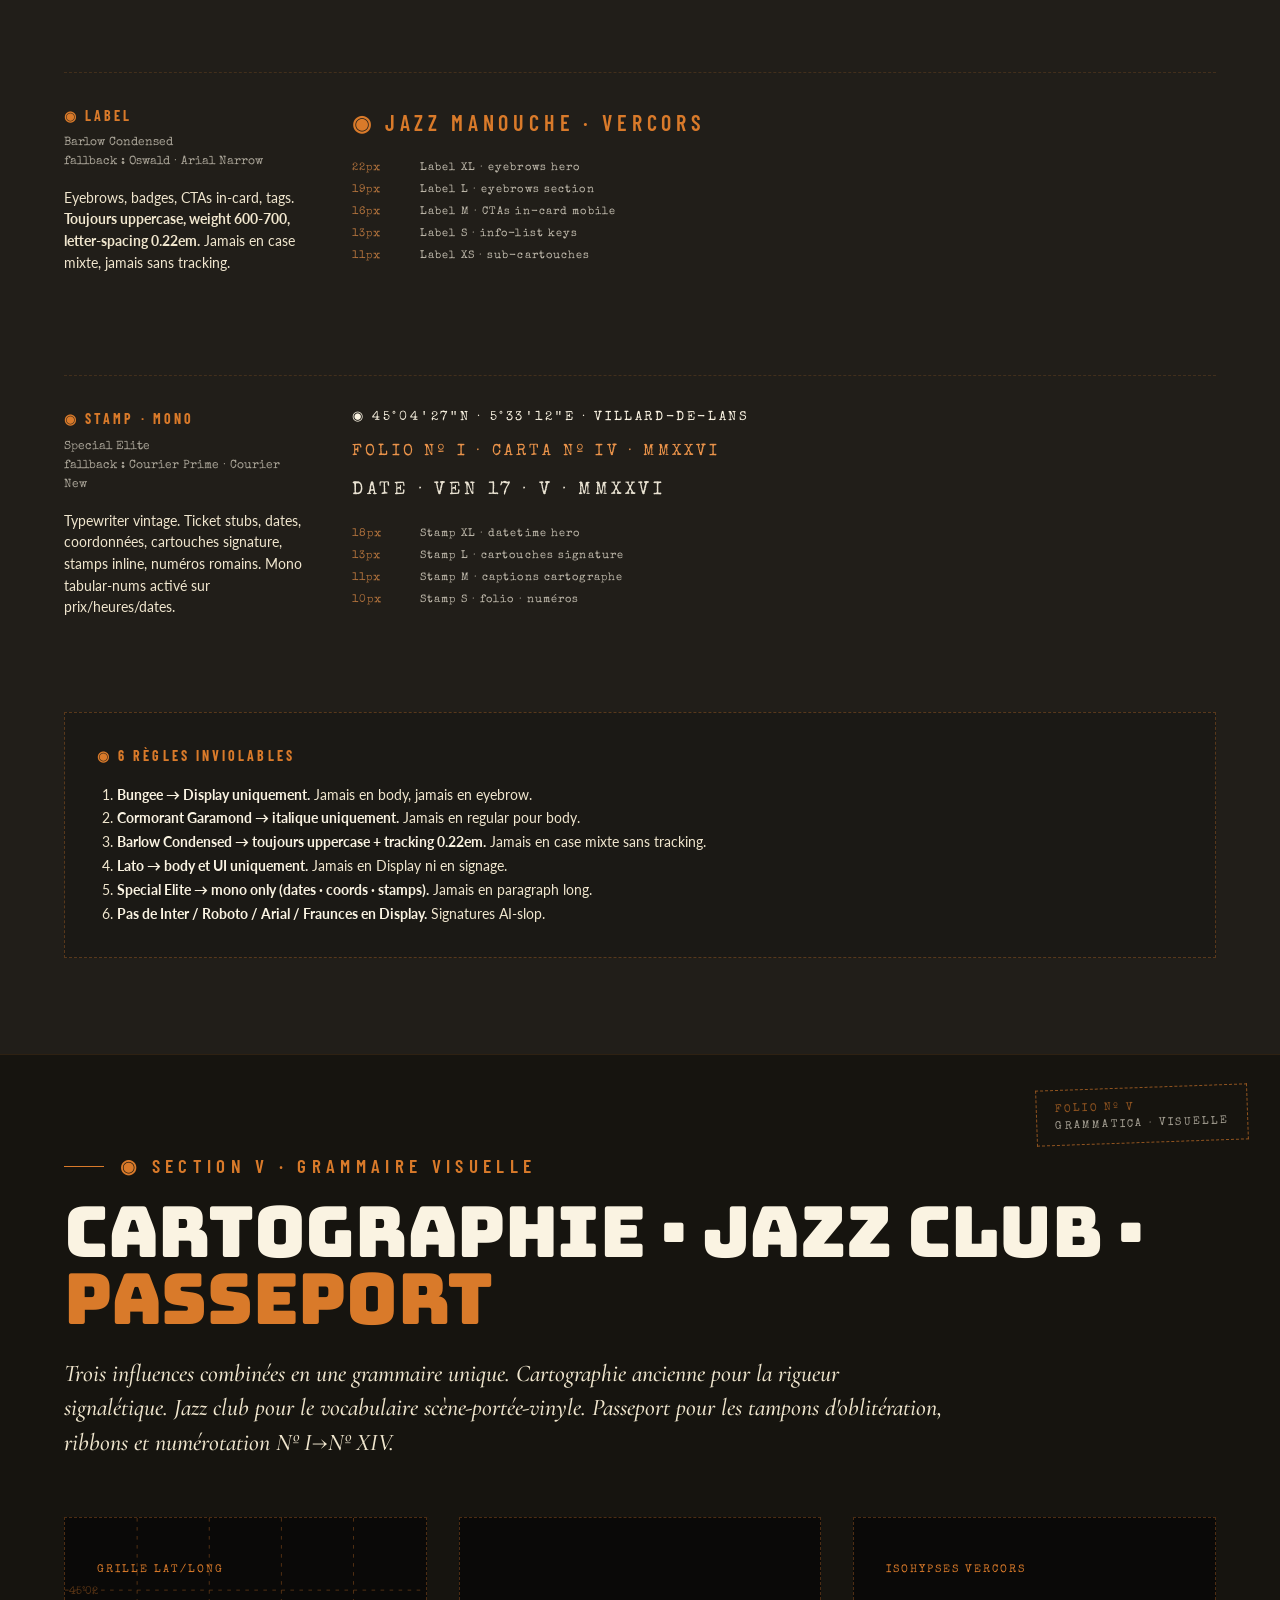
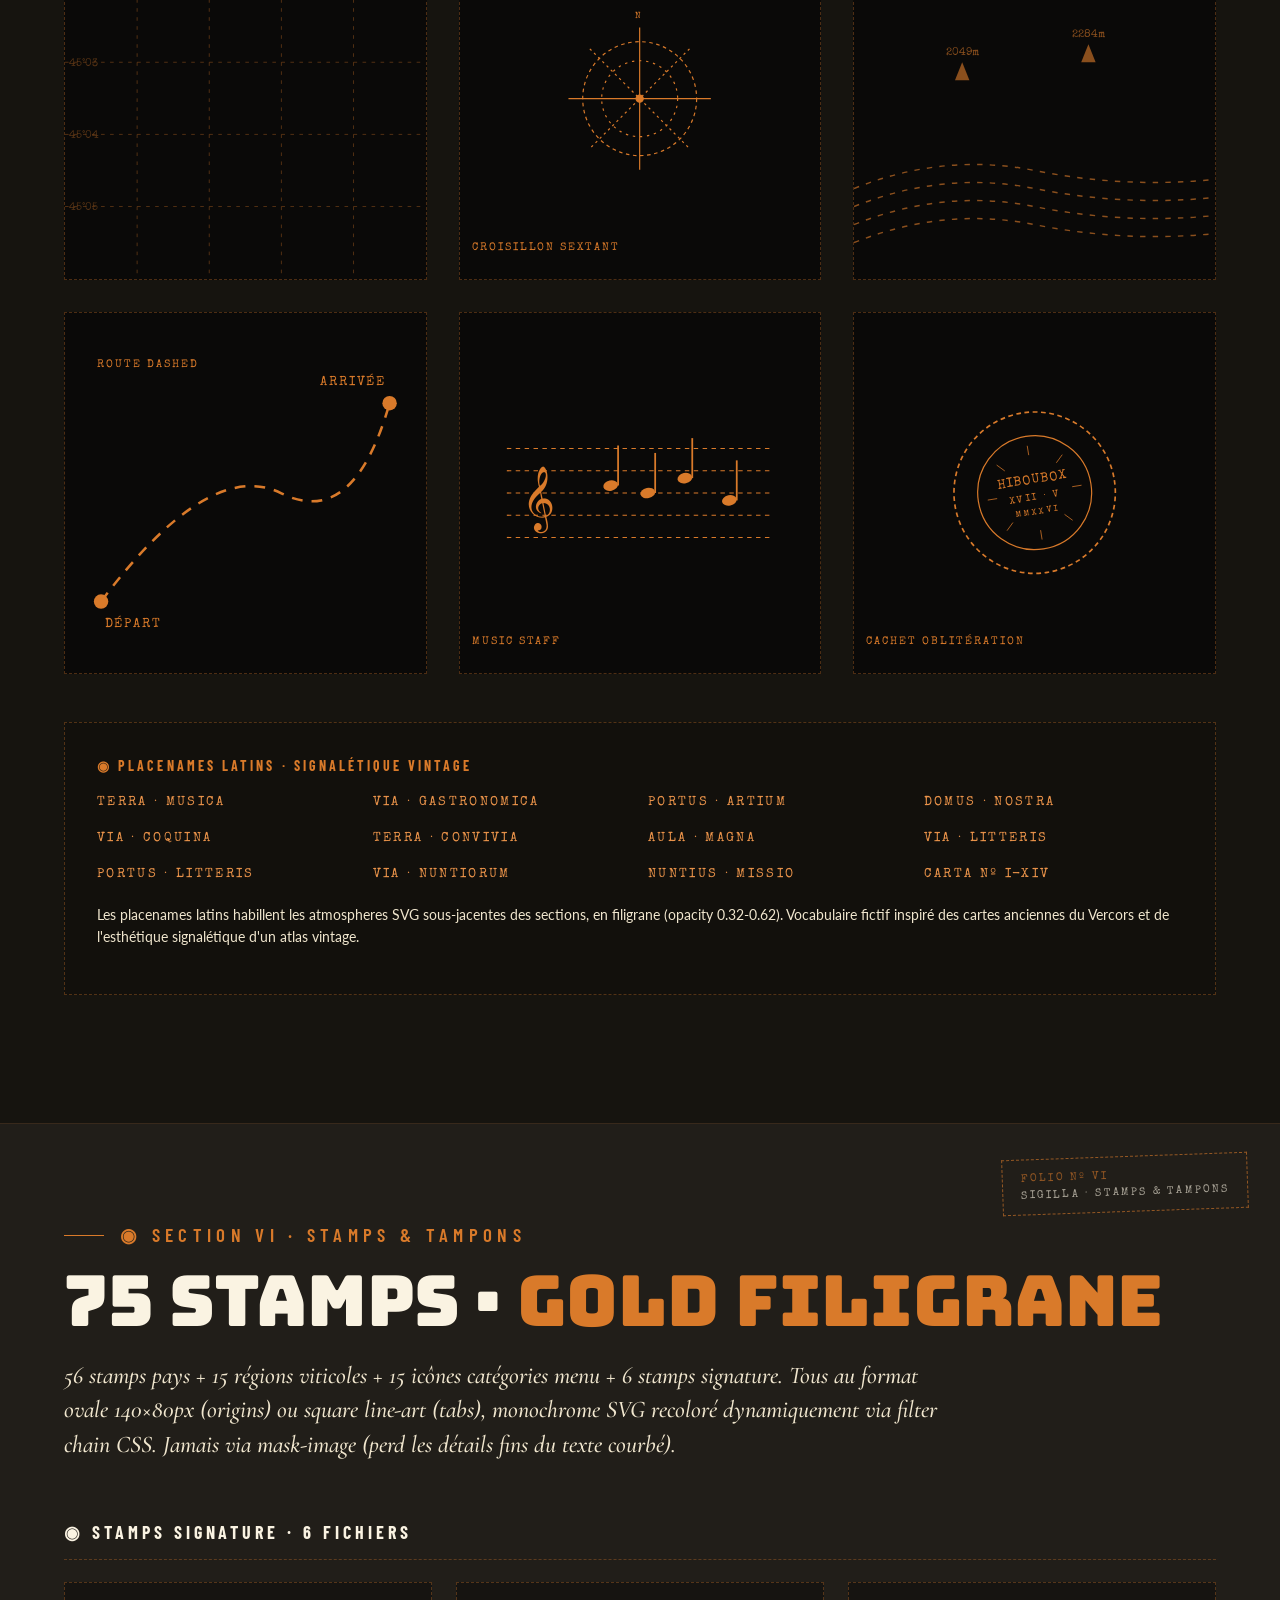
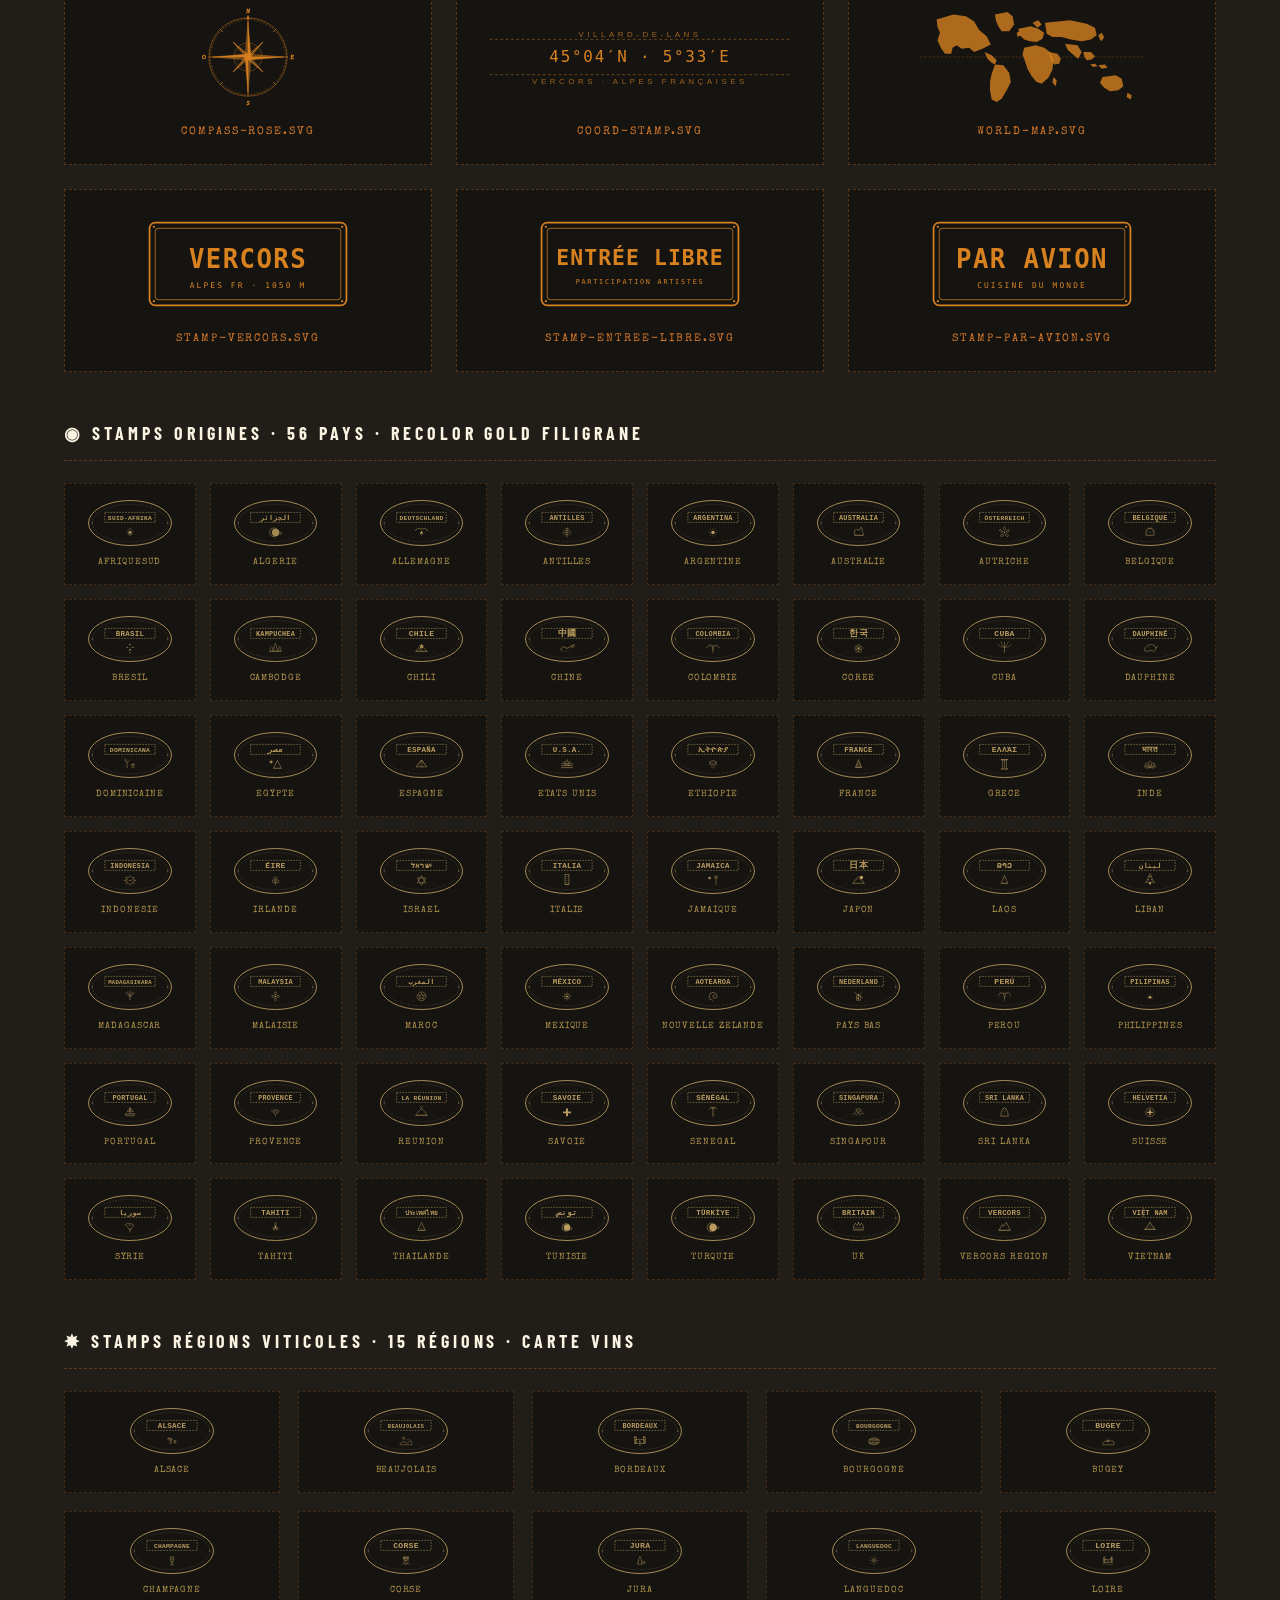
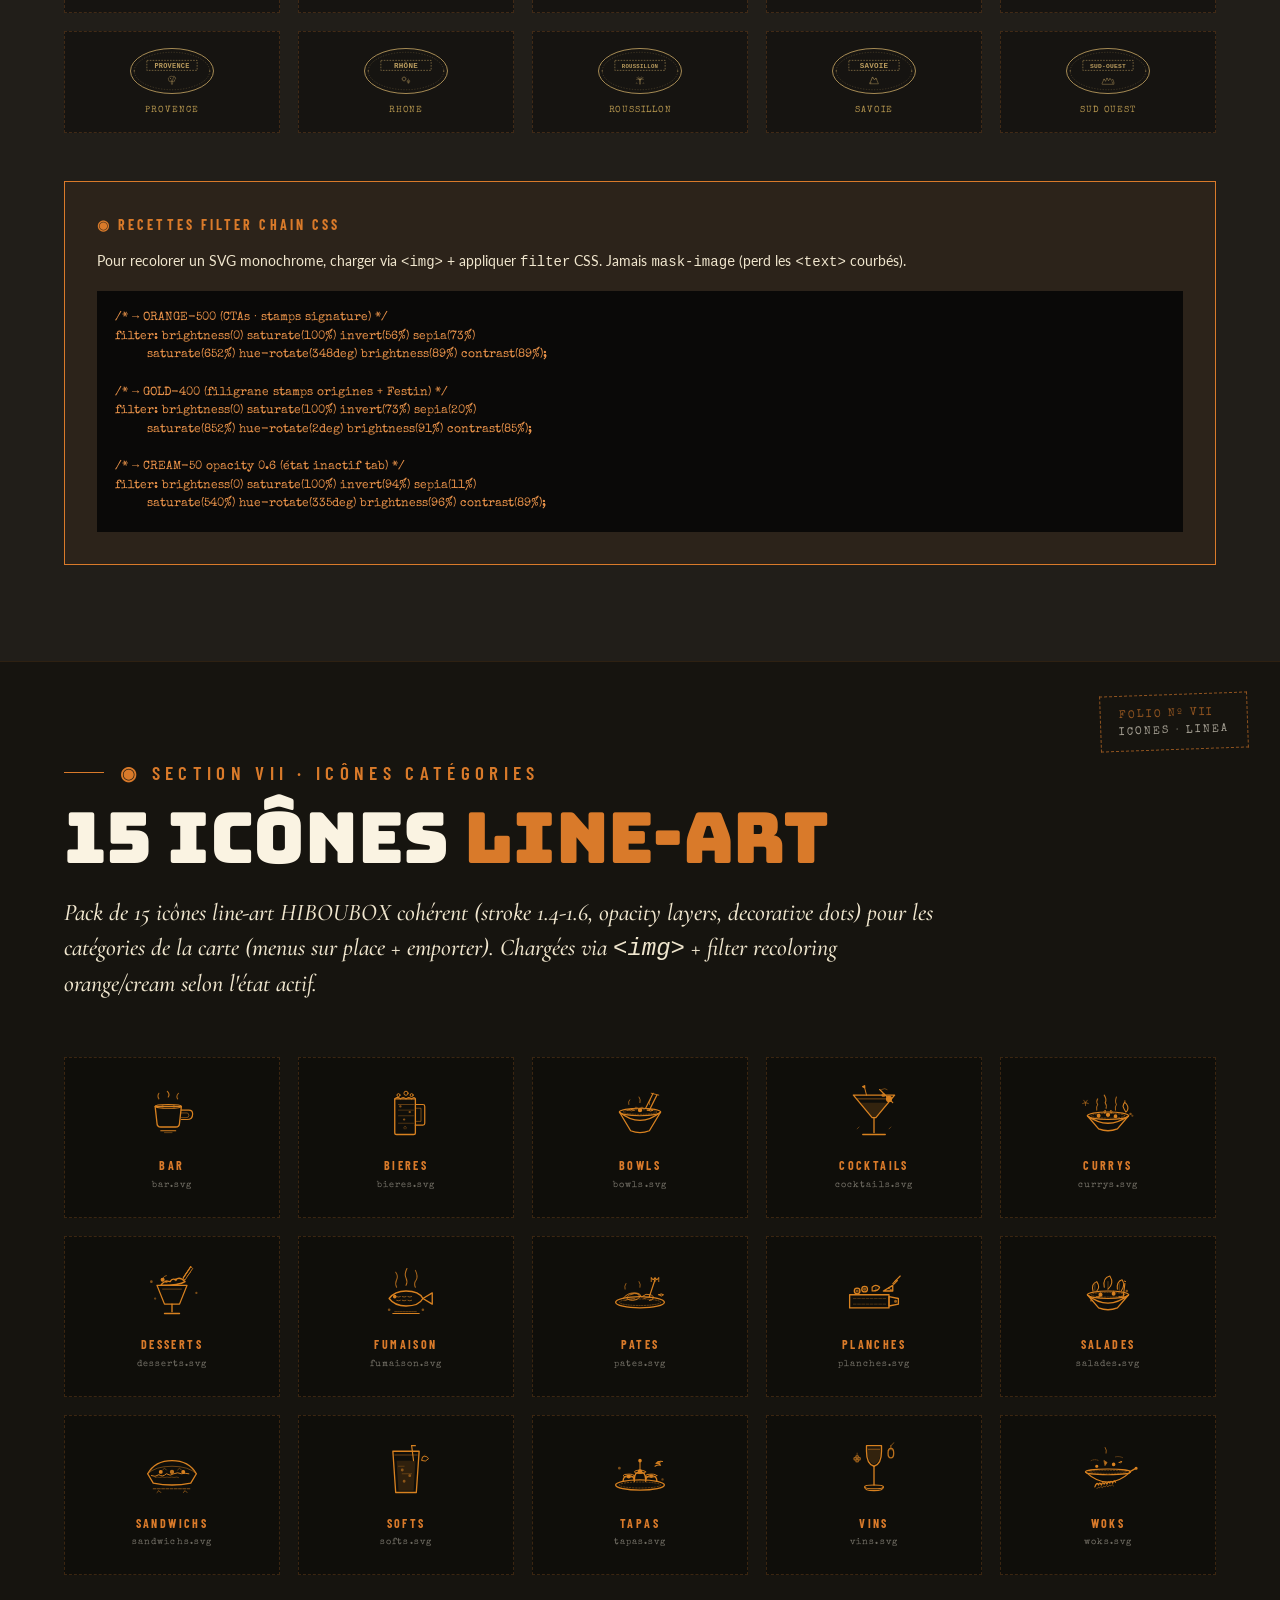
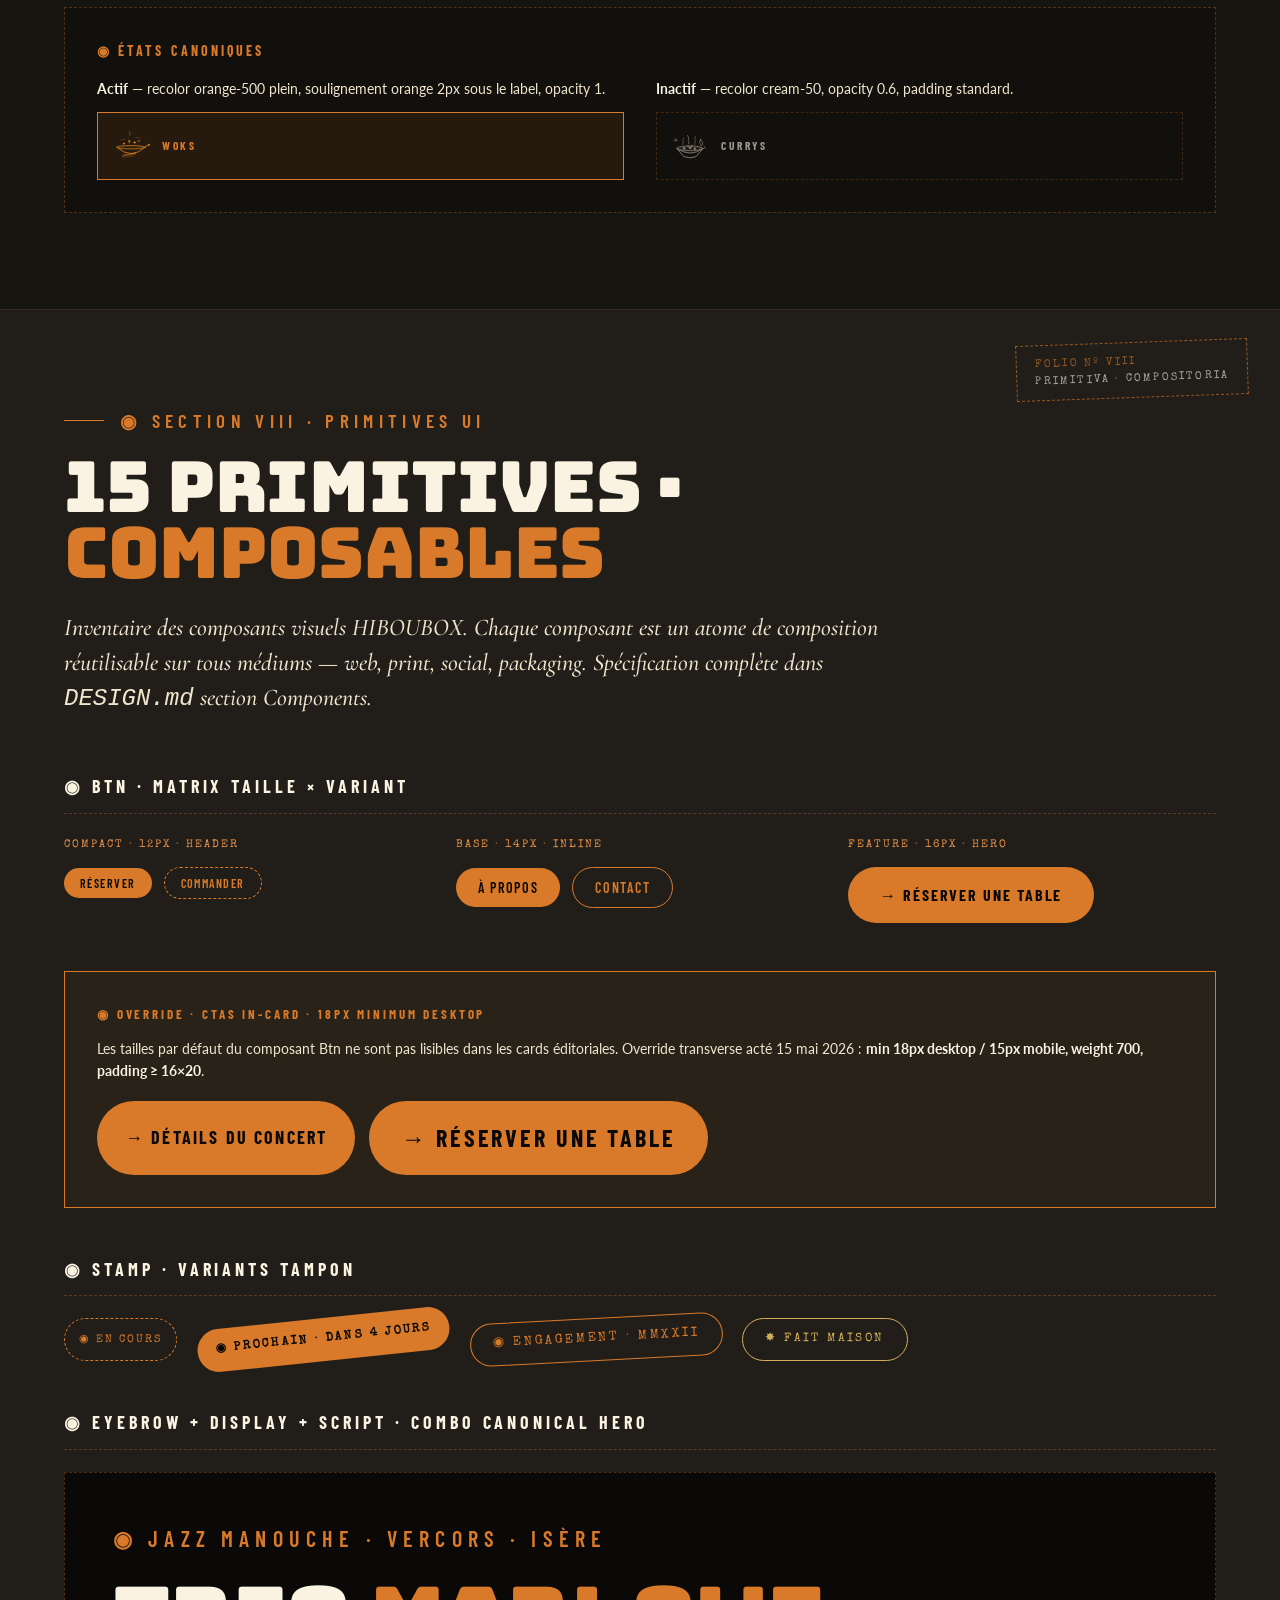
<file: brand-showcase.html>
<!doctype html>
<html lang="fr">
<head>
<meta charset="utf-8" />
<meta name="viewport" content="width=device-width, initial-scale=1" />
<title>HIBOUBOX · Brand Showcase</title>
<link rel="preconnect" href="https://fonts.googleapis.com" />
<link rel="preconnect" href="https://fonts.gstatic.com" crossorigin />
<link href="https://fonts.googleapis.com/css2?family=Bungee&family=Bowlby+One&family=Rubik+Wet+Paint&family=Cormorant+Garamond:ital,wght@0,400;0,500;0,600;0,700;1,400;1,500;1,600;1,700&family=Lato:wght@300;400;500;600;700;900&family=Barlow+Condensed:wght@300;400;500;600;700;800&family=Special+Elite&display=swap" rel="stylesheet" />
<style>
/* =============================================================
   HIBOUBOX · BRAND SHOWCASE · single-file standalone
   ============================================================= */

/* --- Tokens (mirror of DESIGN.md front matter) --- */
:root {
  /* Ink scale */
  --ink-1000: #0a0908;
  --ink-900:  #16140f;
  --ink-800:  #211e19;
  --ink-700:  #2d2925;

  /* Cream */
  --cream-50:  #faf3e2;
  --cream-100: #f0e6ce;

  /* Orange (accent unique CTAs) */
  --orange-400: #ea934a;
  --orange-500: #d97a2a;
  --orange-600: #b35e1a;

  /* Gold (filigrane stamps + Festin) */
  --gold-400: #d4af5a;
  --gold-500: #b88f3a;

  /* Olive (vintage mustard, poster ink) */
  --olive-400: #9a8a40;
  --olive-500: #7a6e38;
  --olive-600: #5f562b;

  /* Paper (cream aged, kraft) */
  --paper-100: #f5ebd1;
  --paper-200: #e7d9b5;
  --paper-300: #cfbe92;

  /* Warm muted */
  --warm-300: #b39f74;
  --warm-500: #8a7a55;

  /* Fonts */
  --font-display: "Bungee", "Bowlby One", "Ultra", "Arial Black", sans-serif;
  --font-poster:  "Rubik Wet Paint", "Bowlby One", "Arial Black", sans-serif;
  --font-serif:   "Cormorant Garamond", "EB Garamond", Georgia, serif;
  --font-body:    "Lato", "Source Sans 3", -apple-system, BlinkMacSystemFont, "Segoe UI", system-ui, sans-serif;
  --font-label:   "Barlow Condensed", "Oswald", "Arial Narrow", sans-serif;
  --font-stamp:   "Special Elite", "Courier Prime", "Courier New", monospace;

  /* Recipes for SVG recolor via filter chain */
  --filter-orange: brightness(0) saturate(100%) invert(56%) sepia(73%) saturate(652%) hue-rotate(348deg) brightness(89%) contrast(89%);
  --filter-gold:   brightness(0) saturate(100%) invert(73%) sepia(20%) saturate(852%) hue-rotate(2deg) brightness(91%) contrast(85%);
  --filter-cream:  brightness(0) saturate(100%) invert(94%) sepia(11%) saturate(540%) hue-rotate(335deg) brightness(96%) contrast(89%);
}

/* --- Reset --- */
*, *::before, *::after { box-sizing: border-box; }
html, body { margin: 0; padding: 0; }
html { scroll-behavior: smooth; }
body {
  background: var(--ink-900);
  color: var(--cream-50);
  font-family: var(--font-body);
  font-size: 16px;
  line-height: 1.55;
  font-weight: 400;
  -webkit-font-smoothing: antialiased;
  text-rendering: optimizeLegibility;
}

img { display: block; max-width: 100%; height: auto; }
a { color: var(--orange-400); text-decoration: none; }
a:hover { color: var(--orange-500); }

/* =============================================================
   NAVIGATION STICKY
   ============================================================= */
.bs-nav {
  position: sticky; top: 0; z-index: 100;
  background: rgba(10, 9, 8, 0.92);
  backdrop-filter: blur(8px);
  border-bottom: 1px solid rgba(217, 122, 42, 0.22);
  padding: 14px 32px;
}
.bs-nav-inner {
  max-width: 1440px; margin: 0 auto;
  display: flex; align-items: center; justify-content: space-between;
  gap: 24px;
}
.bs-nav-brand {
  display: flex; align-items: center; gap: 12px;
  font-family: var(--font-stamp); font-size: 12px;
  letter-spacing: 0.22em; text-transform: uppercase;
  color: var(--cream-50);
}
.bs-nav-brand .dot { width: 8px; height: 8px; background: var(--orange-500); border-radius: 50%; }
.bs-nav-brand .badge { color: var(--orange-400); }
.bs-nav-links {
  display: flex; gap: 22px; flex-wrap: wrap; list-style: none; padding: 0; margin: 0;
}
.bs-nav-links a {
  font-family: var(--font-label); font-size: 12px;
  font-weight: 600; letter-spacing: 0.16em; text-transform: uppercase;
  color: var(--cream-50); opacity: 0.72; transition: opacity .2s, color .2s;
}
.bs-nav-links a:hover { opacity: 1; color: var(--orange-400); }

/* =============================================================
   HERO
   ============================================================= */
.bs-hero {
  position: relative;
  min-height: 100vh;
  padding: 80px 64px 96px;
  background: var(--ink-900);
  overflow: hidden;
  display: flex; flex-direction: column; justify-content: center;
}
.bs-hero-deco {
  position: absolute; inset: 0;
  pointer-events: none;
  opacity: 0.4;
}
.bs-hero-deco svg { width: 100%; height: 100%; }
.bs-hero-inner {
  position: relative; z-index: 2;
  max-width: 1280px; margin: 0 auto; width: 100%;
}
.bs-hero-coord {
  font-family: var(--font-stamp); font-size: 13px;
  color: var(--orange-400); letter-spacing: 0.18em;
  margin-bottom: 24px;
  display: flex; align-items: center; gap: 12px;
}
.bs-hero-coord::before {
  content: ""; width: 60px; height: 1px; background: var(--orange-500);
}
.bs-hero-eyebrow {
  font-family: var(--font-label); font-size: 22px;
  color: var(--orange-500); letter-spacing: 0.28em; text-transform: uppercase;
  font-weight: 600; margin-bottom: 28px;
}
.bs-hero-display {
  font-family: var(--font-display);
  font-size: clamp(64px, 9vw, 124px);
  line-height: 0.9; letter-spacing: -0.01em;
  color: var(--cream-50);
  margin: 0 0 32px;
  font-weight: 400;
  text-wrap: balance;
}
.bs-hero-display .accent { color: var(--orange-500); }
.bs-hero-script {
  font-family: var(--font-serif);
  font-style: italic; font-weight: 500;
  font-size: clamp(28px, 3.5vw, 48px);
  color: var(--orange-400);
  margin: 0 0 48px;
  line-height: 1.2;
}
.bs-hero-lead {
  font-family: var(--font-body);
  font-size: 20px; line-height: 1.55; max-width: 720px;
  color: var(--cream-100); font-weight: 400;
  margin-bottom: 56px;
}
.bs-hero-cartouche {
  display: inline-flex; flex-direction: column;
  border: 1.5px solid var(--orange-500);
  padding: 14px 28px;
  position: relative;
}
.bs-hero-cartouche::before, .bs-hero-cartouche::after {
  content: ""; position: absolute;
  width: 14px; height: 14px;
  border: 1px dashed var(--orange-500);
  border-radius: 50%;
}
.bs-hero-cartouche::before { top: -8px; left: -8px; }
.bs-hero-cartouche::after { bottom: -8px; right: -8px; }
.bs-hero-cartouche .t {
  font-family: var(--font-stamp); font-size: 14px;
  letter-spacing: 0.22em; color: var(--orange-500);
}
.bs-hero-cartouche .s {
  font-family: var(--font-stamp); font-size: 11px;
  letter-spacing: 0.18em; color: var(--cream-50);
  opacity: 0.62; margin-top: 4px;
}

/* =============================================================
   SECTIONS génériques
   ============================================================= */
section.bs-section {
  position: relative;
  padding: 96px 64px;
  border-top: 1px solid rgba(217, 122, 42, 0.12);
}
.bs-section.alt { background: var(--ink-800); }
.bs-section-inner { max-width: 1440px; margin: 0 auto; }

.bs-section-eyebrow {
  font-family: var(--font-label); font-size: 19px;
  color: var(--orange-500); letter-spacing: 0.28em; text-transform: uppercase;
  font-weight: 600; margin-bottom: 18px;
  display: flex; align-items: center; gap: 16px;
}
.bs-section-eyebrow::before {
  content: ""; width: 40px; height: 1px; background: var(--orange-500);
}
.bs-section-display {
  font-family: var(--font-display);
  font-size: clamp(40px, 5.5vw, 72px);
  line-height: 0.95; letter-spacing: -0.005em;
  color: var(--cream-50);
  margin: 0 0 24px;
  font-weight: 400;
}
.bs-section-display .accent { color: var(--orange-500); }
.bs-section-lead {
  font-family: var(--font-serif);
  font-style: italic; font-weight: 500;
  font-size: 24px; max-width: 880px;
  color: var(--cream-100);
  margin: 0 0 56px;
  line-height: 1.45;
}

.bs-section-cartouche {
  position: absolute; top: 32px; right: 32px;
  display: inline-flex; flex-direction: column;
  padding: 10px 18px;
  border: 1px dashed var(--orange-500);
  font-family: var(--font-stamp);
  font-size: 11px; letter-spacing: 0.20em; text-transform: uppercase;
  color: var(--cream-50); opacity: 0.62;
  transform: rotate(-2deg);
}
.bs-section-cartouche .t { color: var(--orange-500); }

/* =============================================================
   1 · IDENTITÉ
   ============================================================= */
.bs-identity-grid {
  display: grid; grid-template-columns: 1fr 1fr; gap: 56px;
}
.bs-identity-col h3 {
  font-family: var(--font-label); font-size: 14px;
  color: var(--orange-500); letter-spacing: 0.22em; text-transform: uppercase;
  font-weight: 700; margin: 0 0 16px;
}
.bs-identity-col p {
  font-family: var(--font-body); font-size: 17px;
  line-height: 1.65; color: var(--cream-100);
  margin: 0 0 18px;
}
.bs-identity-values {
  list-style: none; padding: 0; margin: 0;
}
.bs-identity-values li {
  display: flex; gap: 16px;
  padding: 16px 0;
  border-bottom: 1px dashed rgba(217, 122, 42, 0.22);
}
.bs-identity-values li:last-child { border-bottom: none; }
.bs-identity-values .roman {
  font-family: var(--font-serif); font-style: italic;
  font-size: 22px; color: var(--orange-500);
  min-width: 48px;
  font-weight: 600;
}
.bs-identity-values .body {
  flex: 1;
}
.bs-identity-values .body strong {
  font-family: var(--font-label); font-size: 14px;
  color: var(--cream-50); letter-spacing: 0.20em; text-transform: uppercase;
  font-weight: 700; display: block; margin-bottom: 4px;
}
.bs-identity-values .body span {
  font-family: var(--font-body); font-size: 15px;
  color: var(--cream-100); line-height: 1.55;
}

/* =============================================================
   2 · LOGOS
   ============================================================= */
.bs-logos-grid {
  display: grid; grid-template-columns: repeat(2, 1fr);
  gap: 32px;
}
.bs-logo-card {
  position: relative;
  border: 1px dashed rgba(217, 122, 42, 0.32);
  padding: 48px 32px;
  background: var(--ink-900);
  display: flex; flex-direction: column;
  align-items: center; justify-content: center;
  min-height: 280px;
}
.bs-logo-card.on-cream { background: var(--cream-50); }
.bs-logo-card img { max-height: 120px; max-width: 320px; object-fit: contain; }
.bs-logo-card .label {
  position: absolute; bottom: 12px; left: 12px;
  font-family: var(--font-stamp); font-size: 10px;
  letter-spacing: 0.18em; text-transform: uppercase;
  color: var(--orange-500);
}
.bs-logo-card .filename {
  position: absolute; bottom: 12px; right: 12px;
  font-family: var(--font-stamp); font-size: 9px;
  letter-spacing: 0.12em;
  color: var(--cream-50); opacity: 0.42;
}
.bs-logo-card.on-cream .filename { color: var(--ink-900); opacity: 0.5; }

/* Logo full Festin gold demo */
.bs-logo-festin {
  filter: var(--filter-gold);
}

/* =============================================================
   3 · PALETTE CHROMATIQUE
   ============================================================= */
.bs-palette-group { margin-bottom: 48px; }
.bs-palette-group h3 {
  font-family: var(--font-label); font-size: 22px;
  color: var(--cream-50); letter-spacing: 0.22em; text-transform: uppercase;
  font-weight: 700; margin: 0 0 22px;
  padding-bottom: 12px;
  border-bottom: 1px dashed rgba(217, 122, 42, 0.32);
}
.bs-swatches {
  display: grid; grid-template-columns: repeat(auto-fill, minmax(220px, 1fr));
  gap: 18px;
}
.bs-swatch {
  border: 1px solid rgba(217, 122, 42, 0.18);
  overflow: hidden;
  background: var(--ink-800);
}
.bs-swatch-color {
  height: 110px;
  position: relative;
}
.bs-swatch-color .check {
  position: absolute; bottom: 8px; right: 10px;
  font-family: var(--font-stamp); font-size: 10px;
  letter-spacing: 0.14em;
  padding: 3px 8px;
  background: rgba(0, 0, 0, 0.42);
  color: white;
  border-radius: 2px;
}
.bs-swatch-meta {
  padding: 12px 14px;
}
.bs-swatch-meta .name {
  font-family: var(--font-label); font-size: 13px;
  color: var(--cream-50); letter-spacing: 0.18em; text-transform: uppercase;
  font-weight: 700; margin: 0 0 4px;
}
.bs-swatch-meta .hex {
  font-family: var(--font-stamp); font-size: 12px;
  color: var(--orange-400); letter-spacing: 0.12em;
  margin: 0 0 2px;
}
.bs-swatch-meta .usage {
  font-family: var(--font-body); font-size: 12px;
  color: var(--cream-50); opacity: 0.62; line-height: 1.4;
  margin: 0;
}

/* =============================================================
   4 · TYPOGRAPHIE
   ============================================================= */
.bs-type-stack {
  display: flex; flex-direction: column; gap: 56px;
}
.bs-type-row {
  display: grid; grid-template-columns: 240px 1fr; gap: 48px;
  padding: 32px 0;
  border-top: 1px dashed rgba(217, 122, 42, 0.18);
}
.bs-type-row:first-child { border-top: none; padding-top: 0; }
.bs-type-meta h4 {
  font-family: var(--font-label); font-size: 14px;
  color: var(--orange-500); letter-spacing: 0.22em; text-transform: uppercase;
  font-weight: 700; margin: 0 0 8px;
}
.bs-type-meta .family {
  font-family: var(--font-stamp); font-size: 12px;
  color: var(--cream-50); opacity: 0.62; line-height: 1.6;
  margin: 0 0 12px;
}
.bs-type-meta .role {
  font-family: var(--font-body); font-size: 14px; line-height: 1.55;
  color: var(--cream-100);
}
.bs-type-demo .sample-display { font-family: var(--font-display); font-size: 92px; line-height: 0.9; color: var(--cream-50); margin: 0 0 12px; }
.bs-type-demo .sample-poster  { font-family: var(--font-poster);  font-size: 64px; color: var(--orange-500); margin: 0 0 12px; }
.bs-type-demo .sample-serif   { font-family: var(--font-serif);   font-style: italic; font-weight: 500; font-size: 38px; color: var(--orange-400); margin: 0 0 12px; }
.bs-type-demo .sample-body    { font-family: var(--font-body);    font-size: 18px; line-height: 1.55; color: var(--cream-100); margin: 0 0 12px; max-width: 640px; }
.bs-type-demo .sample-label   { font-family: var(--font-label);   font-size: 22px; letter-spacing: 0.22em; text-transform: uppercase; font-weight: 600; color: var(--orange-500); margin: 0 0 12px; }
.bs-type-demo .sample-stamp   { font-family: var(--font-stamp);   font-size: 13px; letter-spacing: 0.20em; text-transform: uppercase; color: var(--cream-50); margin: 0 0 12px; }
.bs-type-demo .scale-table {
  margin-top: 18px;
  font-family: var(--font-stamp); font-size: 11px;
  color: var(--cream-50); opacity: 0.72; letter-spacing: 0.10em;
  line-height: 2;
}
.bs-type-demo .scale-table .row { display: flex; gap: 12px; }
.bs-type-demo .scale-table .row .size { color: var(--orange-400); min-width: 56px; }
</style>
</head>
<body>

<!-- =============================================================
     NAVIGATION
     ============================================================= -->
<nav class="bs-nav">
  <div class="bs-nav-inner">
    <div class="bs-nav-brand">
      <span class="dot"></span>
      <span>HIBOUBOX · BRAND BOOK</span>
      <span class="badge">v1.0 · MMXXVI</span>
    </div>
    <ul class="bs-nav-links">
      <li><a href="#identite">Identité</a></li>
      <li><a href="#logos">Logos</a></li>
      <li><a href="#palette">Palette</a></li>
      <li><a href="#typographie">Typographie</a></li>
      <li><a href="#grammaire">Grammaire</a></li>
      <li><a href="#stamps">Stamps</a></li>
      <li><a href="#icones">Icônes</a></li>
      <li><a href="#primitives">Primitives</a></li>
      <li><a href="#compositions">Compositions</a></li>
      <li><a href="#dosdonts">Do/Don't</a></li>
      <li><a href="#templates">Templates</a></li>
      <li><a href="#festin">Festin</a></li>
    </ul>
  </div>
</nav>

<!-- =============================================================
     HERO
     ============================================================= -->
<header class="bs-hero">
  <div class="bs-hero-deco" aria-hidden="true">
    <svg viewBox="0 0 1440 900" preserveAspectRatio="xMidYMid slice">
      <!-- Grille lat/long -->
      <g stroke="rgba(217,122,42,0.18)" stroke-width="0.8" fill="none">
        <line x1="0" y1="180" x2="1440" y2="180" stroke-dasharray="2 4" />
        <line x1="0" y1="360" x2="1440" y2="360" stroke-dasharray="2 4" />
        <line x1="0" y1="540" x2="1440" y2="540" stroke-dasharray="2 4" />
        <line x1="0" y1="720" x2="1440" y2="720" stroke-dasharray="2 4" />
        <line x1="288" y1="0" x2="288" y2="900" stroke-dasharray="2 4" />
        <line x1="576" y1="0" x2="576" y2="900" stroke-dasharray="2 4" />
        <line x1="864" y1="0" x2="864" y2="900" stroke-dasharray="2 4" />
        <line x1="1152" y1="0" x2="1152" y2="900" stroke-dasharray="2 4" />
      </g>
      <!-- Croisillons sextant -->
      <g stroke="rgba(217,122,42,0.42)" stroke-width="1" fill="none">
        <g transform="translate(288 180)">
          <line x1="-8" y1="0" x2="8" y2="0" /><line x1="0" y1="-8" x2="0" y2="8" />
          <circle r="4" />
        </g>
        <g transform="translate(1152 180)">
          <line x1="-8" y1="0" x2="8" y2="0" /><line x1="0" y1="-8" x2="0" y2="8" />
          <circle r="4" />
        </g>
        <g transform="translate(288 720)">
          <line x1="-8" y1="0" x2="8" y2="0" /><line x1="0" y1="-8" x2="0" y2="8" />
          <circle r="4" />
        </g>
        <g transform="translate(1152 720)">
          <line x1="-8" y1="0" x2="8" y2="0" /><line x1="0" y1="-8" x2="0" y2="8" />
          <circle r="4" />
        </g>
      </g>
      <!-- Isohypses Vercors -->
      <g stroke="rgba(217,122,42,0.22)" stroke-width="1" fill="none" stroke-dasharray="3 4">
        <path d="M 100 700 Q 400 600 720 640 T 1340 660" />
        <path d="M 120 740 Q 420 640 720 680 T 1340 700" />
        <path d="M 140 780 Q 440 680 720 720 T 1340 740" />
      </g>
      <!-- Route principale dashed bezier -->
      <path d="M 80 820 Q 360 680 720 740 T 1360 580" stroke="rgba(217,122,42,0.62)" stroke-width="1.4" stroke-dasharray="6 5" fill="none" />
      <!-- Placenames latins -->
      <g font-family="Special Elite, monospace" font-size="11" fill="rgba(217,122,42,0.62)" letter-spacing="2">
        <text x="220" y="445">TERRA · MUSICA</text>
        <text x="640" y="280">VIA · GASTRONOMICA</text>
        <text x="1020" y="495">PORTUS · ARTIUM</text>
      </g>
      <!-- Rose des vents miniature -->
      <g transform="translate(1300 740)" stroke="rgba(217,122,42,0.62)" fill="none" stroke-width="1">
        <circle r="28" stroke-dasharray="3 3" />
        <line x1="0" y1="-28" x2="0" y2="28" />
        <line x1="-28" y1="0" x2="28" y2="0" />
        <line x1="-20" y1="-20" x2="20" y2="20" stroke-dasharray="2 3" />
        <line x1="20" y1="-20" x2="-20" y2="20" stroke-dasharray="2 3" />
        <polygon points="0,-22 -4,0 0,22 4,0" fill="rgba(217,122,42,0.62)" />
        <text x="0" y="-38" text-anchor="middle" font-family="Special Elite, monospace" font-size="10" fill="rgba(217,122,42,0.62)">N</text>
      </g>
    </svg>
  </div>
  <div class="bs-hero-inner">
    <div class="bs-hero-coord">◉ 45°04′27″N · 5°33′12″E · VILLARD-DE-LANS</div>
    <div class="bs-hero-eyebrow">◉ CHARTE GRAPHIQUE · MMXXVI</div>
    <h1 class="bs-hero-display">HIBOU<span class="accent">BOX</span><br/>BRAND<br/>SHOWCASE</h1>
    <p class="bs-hero-script">« le voyage commence à table »</p>
    <p class="bs-hero-lead">
      Spécification graphique exhaustive et exploitable de la marque HIBOUBOX — restaurant-concert-bar-galerie à Villard-de-Lans, Vercors. Cette page rend visuellement les atomes brand documentés dans <code>DESIGN.md</code> et sert de base de travail pour tout artwork futur : affiches concert, posts réseaux sociaux, newsletters, signalétique, packaging.
    </p>
    <div class="bs-hero-cartouche">
      <span class="t">CARTA Nº I · BRAND BOOK</span>
      <span class="s">ÉDITION MMXXVI · VERSION 1.0</span>
    </div>
  </div>
</header>

<!-- =============================================================
     1 · IDENTITÉ
     ============================================================= -->
<section class="bs-section" id="identite">
  <div class="bs-section-inner">
    <div class="bs-section-eyebrow">◉ SECTION I · IDENTITÉ</div>
    <h2 class="bs-section-display">Un restaurant. Une scène. Une <span class="accent">galerie</span>.</h2>
    <p class="bs-section-lead">HIBOUBOX est un lieu hybride au cœur du Vercors. Une adresse de plus de cinquante ans, reprise pour en faire un point de rencontre entre cuisine internationale, jazz vivant et exposition tournante.</p>

    <div class="bs-identity-grid">
      <div class="bs-identity-col">
        <h3>◉ MARQUE PRINCIPALE</h3>
        <p>HIBOUBOX, restaurant-concert-bar à Villard-de-Lans (Vercors, Isère). Cuisine internationale faite maison, tout cuit à la minute, fumaisons artisanales. 60-80 couverts intérieur, 130 avec terrasse. Musique live tous les soirs à 20h30 en saison, dominante jazz / blues / chanson française / musiques du monde.</p>
        <p><strong>Tagline officielle :</strong> « le voyage commence à table »</p>
        <p><strong>Esthétique :</strong> trois influences combinées — la carte ancienne (relief, isohypses, croisillons sextants, placenames latins), le jazz club international (portées musicales, vinyles, boarding-pass), le passeport (tampons d'oblitération, cachets, ribbons orange).</p>

        <h3 style="margin-top:32px">✸ SOUS-MARQUE FESTIN DU HIBOU</h3>
        <p>Le Festin du Hibou — activité traiteur portée par HibouJazz SARL. Logo distinct, accent <strong style="color:var(--gold-400)">gold</strong> au lieu d'orange, vocabulaire dérivé : recettes manuscrites, étiquettes apothicaire, bocaux, fumoir. Différenciateur clé : animation musicale via le réseau d'artistes HIBOUBOX.</p>
      </div>

      <div class="bs-identity-col">
        <h3>◉ VALEURS ÉDITORIALES — À PROTÉGER EN COPY</h3>
        <ul class="bs-identity-values">
          <li>
            <span class="roman">I</span>
            <span class="body">
              <strong>10 % HT reversés aux artistes</strong>
              <span>Modèle structurel et collaboratif. Hammered partout dans la copy.</span>
            </span>
          </li>
          <li>
            <span class="roman">II</span>
            <span class="body">
              <strong>Accueil exclusivement à table</strong>
              <span>Tout le monde s'assoit, bar intérieur compris. Jamais "non-attablés" dans la copy.</span>
            </span>
          </li>
          <li>
            <span class="roman">III</span>
            <span class="body">
              <strong>Cuisine internationale faite maison</strong>
              <span>Tout cuit à la minute, produits frais, fumaisons artisanales sur place.</span>
            </span>
          </li>
          <li>
            <span class="roman">IV</span>
            <span class="body">
              <strong>Jazz / world / blues / chanson française</strong>
              <span>Dominante stylistique, jam session le dimanche à 19h30 (scène ouverte).</span>
            </span>
          </li>
          <li>
            <span class="roman">V</span>
            <span class="body">
              <strong>Galerie intégrée libre d'accès</strong>
              <span>Rotation tous les ~2 mois. Ne se réserve pas, l'expo se découvre depuis la table.</span>
            </span>
          </li>
        </ul>
      </div>
    </div>

    <div class="bs-section-cartouche">
      <span class="t">FOLIO Nº I</span>
      <span>IDENTITAS · BRAND CORE</span>
    </div>
  </div>
</section>

<!-- =============================================================
     2 · LOGOS & WORDMARKS
     ============================================================= -->
<section class="bs-section alt" id="logos">
  <div class="bs-section-inner">
    <div class="bs-section-eyebrow">◉ SECTION II · LOGOS &amp; WORDMARKS</div>
    <h2 class="bs-section-display">Cinq <span class="accent">déclinaisons</span> brand</h2>
    <p class="bs-section-lead">Cinq fichiers source dans <code>/assets/</code> couvrent l'ensemble des contextes brand. Tous existent en orange canonique et peuvent être recolorés en gold ou cream via filter chain CSS — jamais via mask-image (perd les détails fins).</p>

    <div class="bs-logos-grid">

      <div class="bs-logo-card">
        <img src="assets/logo-full-orange.png" alt="HIBOUBOX logo complet orange" />
        <span class="label">◉ LOGO COMPLET · ORANGE</span>
        <span class="filename">logo-full-orange.png</span>
      </div>

      <div class="bs-logo-card on-cream">
        <img src="assets/wordmark-orange.png" alt="HIBOUBOX wordmark orange" style="max-height:80px" />
        <span class="label">◉ WORDMARK SEUL · ORANGE</span>
        <span class="filename">wordmark-orange.png</span>
      </div>

      <div class="bs-logo-card">
        <img src="assets/picto-owl-orange.png" alt="HIBOUBOX picto hibou" style="max-height:140px" />
        <span class="label">◉ PICTO HIBOU · ORANGE</span>
        <span class="filename">picto-owl-orange.png</span>
      </div>

      <div class="bs-logo-card on-cream">
        <img src="assets/hiboubox-stamp-logo.png" alt="HIBOUBOX stamp logo" style="max-height:100px" />
        <span class="label">◉ STAMP LOGO · MULTI-USAGE</span>
        <span class="filename">hiboubox-stamp-logo.png</span>
      </div>

      <div class="bs-logo-card">
        <img class="bs-logo-festin" src="assets/festin-du-hibou-black.png" alt="Le Festin du Hibou logo gold" style="max-height:140px" />
        <span class="label">✸ FESTIN DU HIBOU · GOLD</span>
        <span class="filename">festin-du-hibou-black.png + filter gold</span>
      </div>

      <div class="bs-logo-card on-cream">
        <img class="bs-logo-festin" src="assets/festin-du-hibou-black.png" alt="Le Festin du Hibou logo noir" style="max-height:140px; filter:none" />
        <span class="label">✸ FESTIN DU HIBOU · NOIR PUR</span>
        <span class="filename">festin-du-hibou-black.png</span>
      </div>

    </div>

    <div style="margin-top:48px; padding:32px; border:1px dashed rgba(217,122,42,0.32); background:rgba(0,0,0,0.18)">
      <h3 style="font-family:var(--font-label); font-size:14px; letter-spacing:0.22em; color:var(--orange-500); text-transform:uppercase; font-weight:700; margin:0 0 16px">◉ RÈGLES D'USAGE</h3>
      <ul style="list-style:none; padding:0; margin:0; display:grid; grid-template-columns:1fr 1fr; gap:24px; font-family:var(--font-body); font-size:14px; color:var(--cream-100); line-height:1.6">
        <li><strong style="color:var(--cream-50)">Taille minimale</strong><br/>Logo complet : 120px de large. Picto seul : 32px. En dessous, illisibilité garantie.</li>
        <li><strong style="color:var(--cream-50)">Espace de protection</strong><br/>Équivalent à la hauteur du picto autour du logo. Ne jamais coller un élément à l'edge.</li>
        <li><strong style="color:var(--cream-50)">Fonds autorisés</strong><br/>Ink-900, Ink-1000, Cream-50, Cream-100. Jamais sur fond orange ou gold plein (collapse visuel).</li>
        <li><strong style="color:var(--cream-50)">Recoloration</strong><br/>Toujours par filter chain CSS (recettes documentées). Jamais par mask-image (perd les détails).</li>
      </ul>
    </div>

    <div class="bs-section-cartouche">
      <span class="t">FOLIO Nº II</span>
      <span>SIGILLUM · BRAND MARKS</span>
    </div>
  </div>
</section>

<!-- =============================================================
     3 · PALETTE CHROMATIQUE
     ============================================================= -->
<section class="bs-section" id="palette">
  <div class="bs-section-inner">
    <div class="bs-section-eyebrow">◉ SECTION III · PALETTE CHROMATIQUE</div>
    <h2 class="bs-section-display">38 tokens · <span class="accent">3 rôles</span></h2>
    <p class="bs-section-lead">Trois rôles chromatiques structurent la palette : les fonds éditoriaux (ink &amp; cream), les accents (orange unique pour HIBOUBOX, gold pour Festin et filigranes), les neutres muted (olive, paper, warm). Plus une couche sémantique (success/warning/danger/info) pour les états système.</p>

    <!-- INK SCALE -->
    <div class="bs-palette-group">
      <h3>◉ INK SCALE · fonds sombres canoniques</h3>
      <div class="bs-swatches">
        <div class="bs-swatch">
          <div class="bs-swatch-color" style="background:#0a0908"><span class="check" style="color:#fff">AAA</span></div>
          <div class="bs-swatch-meta">
            <p class="name">Ink-1000</p>
            <p class="hex">#0a0908 · OKLch(15% 0.005 60)</p>
            <p class="usage">Footer · drawer fullscreen · panels modale</p>
          </div>
        </div>
        <div class="bs-swatch">
          <div class="bs-swatch-color" style="background:#16140f"><span class="check" style="color:#fff">AAA</span></div>
          <div class="bs-swatch-meta">
            <p class="name">Ink-900</p>
            <p class="hex">#16140f · OKLch(18% 0.012 70)</p>
            <p class="usage">Fond canonique site · sections impaires · hero</p>
          </div>
        </div>
        <div class="bs-swatch">
          <div class="bs-swatch-color" style="background:#211e19"><span class="check" style="color:#fff">AAA</span></div>
          <div class="bs-swatch-meta">
            <p class="name">Ink-800</p>
            <p class="hex">#211e19 · OKLch(22% 0.015 70)</p>
            <p class="usage">Sections paires · cards · alternance tonale</p>
          </div>
        </div>
        <div class="bs-swatch">
          <div class="bs-swatch-color" style="background:#2d2925"><span class="check" style="color:#fff">AAA</span></div>
          <div class="bs-swatch-meta">
            <p class="name">Ink-700</p>
            <p class="hex">#2d2925 · OKLch(27% 0.018 70)</p>
            <p class="usage">Highlight subtil · hover dark · borders</p>
          </div>
        </div>
      </div>
    </div>

    <!-- CREAM -->
    <div class="bs-palette-group">
      <h3>◉ CREAM · texte sur fonds sombres</h3>
      <div class="bs-swatches">
        <div class="bs-swatch">
          <div class="bs-swatch-color" style="background:#faf3e2"><span class="check" style="background:rgba(255,255,255,0.42); color:#16140f">AAA</span></div>
          <div class="bs-swatch-meta">
            <p class="name">Cream-50</p>
            <p class="hex">#faf3e2 · OKLch(96% 0.022 92)</p>
            <p class="usage">Texte body sur ink · headlines · drop caps</p>
          </div>
        </div>
        <div class="bs-swatch">
          <div class="bs-swatch-color" style="background:#f0e6ce"><span class="check" style="background:rgba(255,255,255,0.42); color:#16140f">AAA</span></div>
          <div class="bs-swatch-meta">
            <p class="name">Cream-100</p>
            <p class="hex">#f0e6ce · OKLch(92% 0.028 92)</p>
            <p class="usage">Sub-text · captions · borders cream</p>
          </div>
        </div>
      </div>
    </div>

    <!-- ORANGE -->
    <div class="bs-palette-group">
      <h3>◉ ORANGE · accent unique HIBOUBOX (CTAs · highlights)</h3>
      <div class="bs-swatches">
        <div class="bs-swatch">
          <div class="bs-swatch-color" style="background:#ea934a"><span class="check">AA</span></div>
          <div class="bs-swatch-meta">
            <p class="name">Orange-400</p>
            <p class="hex">#ea934a · OKLch(75% 0.13 50)</p>
            <p class="usage">Hover state · script italic · links</p>
          </div>
        </div>
        <div class="bs-swatch">
          <div class="bs-swatch-color" style="background:#d97a2a"><span class="check">AA</span></div>
          <div class="bs-swatch-meta">
            <p class="name">Orange-500</p>
            <p class="hex">#d97a2a · OKLch(66% 0.16 45)</p>
            <p class="usage">Accent principal · CTAs · eyebrows · stamps</p>
          </div>
        </div>
        <div class="bs-swatch">
          <div class="bs-swatch-color" style="background:#b35e1a"><span class="check" style="color:#fff">AAA</span></div>
          <div class="bs-swatch-meta">
            <p class="name">Orange-600</p>
            <p class="hex">#b35e1a · OKLch(56% 0.16 42)</p>
            <p class="usage">Deep · borders gradient · état pressed</p>
          </div>
        </div>
      </div>
    </div>

    <!-- GOLD -->
    <div class="bs-palette-group">
      <h3>✸ GOLD · accent Festin du Hibou + filigrane stamps</h3>
      <div class="bs-swatches">
        <div class="bs-swatch">
          <div class="bs-swatch-color" style="background:#d4af5a"><span class="check" style="color:#16140f">AA</span></div>
          <div class="bs-swatch-meta">
            <p class="name">Gold-400</p>
            <p class="hex">#d4af5a · OKLch(76% 0.10 84)</p>
            <p class="usage">Accent Festin · filigrane stamps origines · stamps regions vins</p>
          </div>
        </div>
        <div class="bs-swatch">
          <div class="bs-swatch-color" style="background:#b88f3a"><span class="check" style="color:#fff">AAA</span></div>
          <div class="bs-swatch-meta">
            <p class="name">Gold-500</p>
            <p class="hex">#b88f3a · OKLch(64% 0.12 82)</p>
            <p class="usage">Variant deep · contraste sur fond clair · sub-marque print</p>
          </div>
        </div>
      </div>
    </div>

    <!-- OLIVE / WARM / PAPER -->
    <div class="bs-palette-group">
      <h3>◉ NEUTRES MUTED · olive · warm · paper (print &amp; signalétique)</h3>
      <div class="bs-swatches">
        <div class="bs-swatch">
          <div class="bs-swatch-color" style="background:#9a8a40"></div>
          <div class="bs-swatch-meta">
            <p class="name">Olive-400</p>
            <p class="hex">#9a8a40</p>
            <p class="usage">Vintage mustard · poster ink · backup palette</p>
          </div>
        </div>
        <div class="bs-swatch">
          <div class="bs-swatch-color" style="background:#7a6e38"></div>
          <div class="bs-swatch-meta">
            <p class="name">Olive-500</p>
            <p class="hex">#7a6e38</p>
            <p class="usage">Secondaire vintage · accent print</p>
          </div>
        </div>
        <div class="bs-swatch">
          <div class="bs-swatch-color" style="background:#b39f74"></div>
          <div class="bs-swatch-meta">
            <p class="name">Warm-300</p>
            <p class="hex">#b39f74</p>
            <p class="usage">Texte muted sur dark · captions</p>
          </div>
        </div>
        <div class="bs-swatch">
          <div class="bs-swatch-color" style="background:#8a7a55"></div>
          <div class="bs-swatch-meta">
            <p class="name">Warm-500</p>
            <p class="hex">#8a7a55</p>
            <p class="usage">Secondary muted · borders muted</p>
          </div>
        </div>
        <div class="bs-swatch">
          <div class="bs-swatch-color" style="background:#f5ebd1"><span class="check" style="color:#16140f">AAA</span></div>
          <div class="bs-swatch-meta">
            <p class="name">Paper-100</p>
            <p class="hex">#f5ebd1</p>
            <p class="usage">Fond print clair · cream aged · signalétique</p>
          </div>
        </div>
        <div class="bs-swatch">
          <div class="bs-swatch-color" style="background:#e7d9b5"><span class="check" style="color:#16140f">AAA</span></div>
          <div class="bs-swatch-meta">
            <p class="name">Paper-200</p>
            <p class="hex">#e7d9b5</p>
            <p class="usage">Cards print · sub-fonds cream</p>
          </div>
        </div>
        <div class="bs-swatch">
          <div class="bs-swatch-color" style="background:#cfbe92"><span class="check" style="color:#16140f">AAA</span></div>
          <div class="bs-swatch-meta">
            <p class="name">Paper-300</p>
            <p class="hex">#cfbe92</p>
            <p class="usage">Kraft · enveloppes · supports manuscrits</p>
          </div>
        </div>
      </div>
    </div>

    <!-- COMBINAISONS -->
    <div style="margin-top:48px; display:grid; grid-template-columns:1fr 1fr; gap:32px">
      <div style="padding:32px; border:1.5px solid var(--orange-500); background:rgba(217,122,42,0.06)">
        <h3 style="font-family:var(--font-label); font-size:13px; letter-spacing:0.22em; color:var(--orange-500); text-transform:uppercase; font-weight:700; margin:0 0 14px">✓ COMBINAISONS AUTORISÉES</h3>
        <ul style="list-style:none; padding:0; margin:0; font-family:var(--font-body); font-size:14px; color:var(--cream-100); line-height:1.7">
          <li>Cream-50 sur Ink-900 (ratio 16.2:1, AAA)</li>
          <li>Cream-50 sur Ink-800 (ratio 13.4:1, AAA)</li>
          <li>Orange-500 sur Ink-900 (ratio 5.8:1, AA)</li>
          <li>Ink-900 sur Cream-50 (ratio 16.2:1, AAA)</li>
          <li>Gold-400 sur Ink-900 (ratio 8.9:1, AAA)</li>
        </ul>
      </div>
      <div style="padding:32px; border:1.5px solid rgba(220,50,50,0.62); background:rgba(220,50,50,0.06)">
        <h3 style="font-family:var(--font-label); font-size:13px; letter-spacing:0.22em; color:rgba(220,100,100,1); text-transform:uppercase; font-weight:700; margin:0 0 14px">✗ COMBINAISONS INTERDITES</h3>
        <ul style="list-style:none; padding:0; margin:0; font-family:var(--font-body); font-size:14px; color:var(--cream-100); line-height:1.7">
          <li>Orange-500 sur Gold-400 (collapse, deux accents)</li>
          <li>Cream-50 sur Orange-500 (3.1:1, FAIL AA)</li>
          <li>Orange-400 sur Cream-50 (2.4:1, FAIL AA)</li>
          <li>Gradients orange+gold sur même page</li>
          <li>Fonds beige/peach (signature AI-slop)</li>
        </ul>
      </div>
    </div>

    <div class="bs-section-cartouche">
      <span class="t">FOLIO Nº III</span>
      <span>CHROMA · PALETTE OFFICIELLE</span>
    </div>
  </div>
</section>

<!-- =============================================================
     4 · TYPOGRAPHIE
     ============================================================= -->
<section class="bs-section alt" id="typographie">
  <div class="bs-section-inner">
    <div class="bs-section-eyebrow">◉ SECTION IV · TYPOGRAPHIE</div>
    <h2 class="bs-section-display">Six familles · <span class="accent">rôles stricts</span></h2>
    <p class="bs-section-lead">Six polices Google Fonts, chacune avec un rôle exclusif. Aucun mélange autorisé : Bungee ne fait jamais du body, Lato ne fait jamais du Display, Special Elite ne fait jamais du paragraph. La rigueur du mapping est ce qui donne sa cohérence à la grammaire HIBOUBOX.</p>

    <div class="bs-type-stack">

      <div class="bs-type-row">
        <div class="bs-type-meta">
          <h4>◉ DISPLAY</h4>
          <p class="family">Bungee<br/>fallback : Bowlby One · Arial Black</p>
          <p class="role">Signage géométrique compact arrondi. Titres Display, headlines hero, signage massif. Pas un serif — un sans-serif d'affichage.</p>
        </div>
        <div class="bs-type-demo">
          <p class="sample-display">HIBOUBOX</p>
          <div class="scale-table">
            <div class="row"><span class="size">92px</span><span>Display XL · hero massif</span></div>
            <div class="row"><span class="size">72px</span><span>Display L · section heads</span></div>
            <div class="row"><span class="size">48px</span><span>Display M · sub-displays</span></div>
            <div class="row"><span class="size">36px</span><span>Display S · cards titles</span></div>
          </div>
        </div>
      </div>

      <div class="bs-type-row">
        <div class="bs-type-meta">
          <h4>◉ POSTER</h4>
          <p class="family">Rubik Wet Paint<br/>fallback : Bowlby One</p>
          <p class="role">Texturé grunge. Affiches concert XL, poster art, supports print rares. Le seul cas où l'on peut sortir du Bungee canonique en Display.</p>
        </div>
        <div class="bs-type-demo">
          <p class="sample-poster">TRIO MARLOWE</p>
          <div class="scale-table">
            <div class="row"><span class="size">96px</span><span>Poster XL · affiches A3</span></div>
            <div class="row"><span class="size">64px</span><span>Poster L · cover art</span></div>
            <div class="row"><span class="size">48px</span><span>Poster M · supports digital</span></div>
          </div>
        </div>
      </div>

      <div class="bs-type-row">
        <div class="bs-type-meta">
          <h4>◉ SERIF · SCRIPT</h4>
          <p class="family">Cormorant Garamond<br/>fallback : EB Garamond · Georgia</p>
          <p class="role">Italique uniquement, weight 500-700. Réservé à la tagline « le voyage commence à table », aux blockquotes pull-quotes, aux Script taglines de section.</p>
        </div>
        <div class="bs-type-demo">
          <p class="sample-serif">« le voyage commence à table »</p>
          <div class="scale-table">
            <div class="row"><span class="size">60px</span><span>Script XL · tagline hero</span></div>
            <div class="row"><span class="size">38px</span><span>Script L · sub-displays</span></div>
            <div class="row"><span class="size">26px</span><span>Script M · blockquote</span></div>
            <div class="row"><span class="size">22px</span><span>Script S · captions italiques</span></div>
          </div>
        </div>
      </div>

      <div class="bs-type-row">
        <div class="bs-type-meta">
          <h4>◉ BODY</h4>
          <p class="family">Lato<br/>fallback : Source Sans 3 · system-ui</p>
          <p class="role">Long-form, UI, mobile, paragraphs, leads. La famille qui porte la masse de texte. Weight 400 par défaut, 500-700 pour emphasis.</p>
        </div>
        <div class="bs-type-demo">
          <p class="sample-body">Une adresse de plus de cinquante ans au cœur du Vercors. Cuisine internationale faite maison, jazz vivant tous les soirs, galerie en rotation. Un lieu où le voyage commence à table — pas une formule, une promesse.</p>
          <div class="scale-table">
            <div class="row"><span class="size">22px</span><span>Body XL · leads section</span></div>
            <div class="row"><span class="size">18px</span><span>Body L · paragraphs canoniques</span></div>
            <div class="row"><span class="size">16px</span><span>Body M · info-list values</span></div>
            <div class="row"><span class="size">14px</span><span>Body S · captions · sub-text</span></div>
          </div>
        </div>
      </div>

      <div class="bs-type-row">
        <div class="bs-type-meta">
          <h4>◉ LABEL</h4>
          <p class="family">Barlow Condensed<br/>fallback : Oswald · Arial Narrow</p>
          <p class="role">Eyebrows, badges, CTAs in-card, tags. <strong>Toujours uppercase, weight 600-700, letter-spacing 0.22em.</strong> Jamais en case mixte, jamais sans tracking.</p>
        </div>
        <div class="bs-type-demo">
          <p class="sample-label">◉ JAZZ MANOUCHE · VERCORS</p>
          <div class="scale-table">
            <div class="row"><span class="size">22px</span><span>Label XL · eyebrows hero</span></div>
            <div class="row"><span class="size">19px</span><span>Label L · eyebrows section</span></div>
            <div class="row"><span class="size">16px</span><span>Label M · CTAs in-card mobile</span></div>
            <div class="row"><span class="size">13px</span><span>Label S · info-list keys</span></div>
            <div class="row"><span class="size">11px</span><span>Label XS · sub-cartouches</span></div>
          </div>
        </div>
      </div>

      <div class="bs-type-row">
        <div class="bs-type-meta">
          <h4>◉ STAMP · MONO</h4>
          <p class="family">Special Elite<br/>fallback : Courier Prime · Courier New</p>
          <p class="role">Typewriter vintage. Ticket stubs, dates, coordonnées, cartouches signature, stamps inline, numéros romains. Mono tabular-nums activé sur prix/heures/dates.</p>
        </div>
        <div class="bs-type-demo">
          <p class="sample-stamp">◉ 45°04′27″N · 5°33′12″E · VILLARD-DE-LANS</p>
          <p class="sample-stamp" style="color:var(--orange-400); font-size:16px">FOLIO Nº I · CARTA Nº IV · MMXXVI</p>
          <p class="sample-stamp" style="color:var(--cream-50); font-size:18px; opacity:0.92">DATE · VEN 17 · V · MMXXVI</p>
          <div class="scale-table">
            <div class="row"><span class="size">18px</span><span>Stamp XL · datetime hero</span></div>
            <div class="row"><span class="size">13px</span><span>Stamp L · cartouches signature</span></div>
            <div class="row"><span class="size">11px</span><span>Stamp M · captions cartographe</span></div>
            <div class="row"><span class="size">10px</span><span>Stamp S · folio · numéros</span></div>
          </div>
        </div>
      </div>

    </div>

    <div style="margin-top:48px; padding:32px; border:1px dashed rgba(217,122,42,0.32); background:rgba(0,0,0,0.18)">
      <h3 style="font-family:var(--font-label); font-size:14px; letter-spacing:0.22em; color:var(--orange-500); text-transform:uppercase; font-weight:700; margin:0 0 16px">◉ 6 RÈGLES INVIOLABLES</h3>
      <ol style="font-family:var(--font-body); font-size:14px; color:var(--cream-100); line-height:1.7; padding-left:20px; margin:0">
        <li><strong style="color:var(--cream-50)">Bungee → Display uniquement.</strong> Jamais en body, jamais en eyebrow.</li>
        <li><strong style="color:var(--cream-50)">Cormorant Garamond → italique uniquement.</strong> Jamais en regular pour body.</li>
        <li><strong style="color:var(--cream-50)">Barlow Condensed → toujours uppercase + tracking 0.22em.</strong> Jamais en case mixte sans tracking.</li>
        <li><strong style="color:var(--cream-50)">Lato → body et UI uniquement.</strong> Jamais en Display ni en signage.</li>
        <li><strong style="color:var(--cream-50)">Special Elite → mono only (dates · coords · stamps).</strong> Jamais en paragraph long.</li>
        <li><strong style="color:var(--cream-50)">Pas de Inter / Roboto / Arial / Fraunces en Display.</strong> Signatures AI-slop.</li>
      </ol>
    </div>

    <div class="bs-section-cartouche">
      <span class="t">FOLIO Nº IV</span>
      <span>LITTERAE · TYPOGRAPHIE</span>
    </div>
  </div>
</section>

<!-- =============================================================
     5 · GRAMMAIRE VISUELLE
     ============================================================= -->
<section class="bs-section" id="grammaire">
  <div class="bs-section-inner">
    <div class="bs-section-eyebrow">◉ SECTION V · GRAMMAIRE VISUELLE</div>
    <h2 class="bs-section-display">Cartographie · Jazz club · <span class="accent">Passeport</span></h2>
    <p class="bs-section-lead">Trois influences combinées en une grammaire unique. Cartographie ancienne pour la rigueur signalétique. Jazz club pour le vocabulaire scène-portée-vinyle. Passeport pour les tampons d'oblitération, ribbons et numérotation Nº I→Nº XIV.</p>

    <!-- 6 atomes visuels rendus en place -->
    <div style="display:grid; grid-template-columns:repeat(3, 1fr); gap:32px; margin-bottom:48px">

      <!-- Grille lat/long -->
      <div style="background:var(--ink-1000); padding:32px; border:1px dashed rgba(217,122,42,0.32); aspect-ratio:1; position:relative; overflow:hidden">
        <svg viewBox="0 0 200 200" style="position:absolute; inset:0; width:100%; height:100%; opacity:0.62" aria-hidden="true">
          <g stroke="rgba(217,122,42,0.62)" stroke-width="0.5" fill="none" stroke-dasharray="2 3">
            <line x1="0" y1="40" x2="200" y2="40" /><line x1="0" y1="80" x2="200" y2="80" />
            <line x1="0" y1="120" x2="200" y2="120" /><line x1="0" y1="160" x2="200" y2="160" />
            <line x1="40" y1="0" x2="40" y2="200" /><line x1="80" y1="0" x2="80" y2="200" />
            <line x1="120" y1="0" x2="120" y2="200" /><line x1="160" y1="0" x2="160" y2="200" />
          </g>
          <g font-family="Special Elite" font-size="6" fill="rgba(217,122,42,0.62)">
            <text x="2" y="42">45°02</text><text x="2" y="82">45°03</text>
            <text x="2" y="122">45°04</text><text x="2" y="162">45°05</text>
          </g>
        </svg>
        <p style="position:relative; z-index:2; font-family:var(--font-stamp); font-size:11px; color:var(--orange-500); letter-spacing:0.18em; text-transform:uppercase">Grille lat/long</p>
      </div>

      <!-- Croisillon sextant -->
      <div style="background:var(--ink-1000); padding:32px; border:1px dashed rgba(217,122,42,0.32); aspect-ratio:1; position:relative; overflow:hidden; display:flex; align-items:center; justify-content:center">
        <svg viewBox="0 0 200 200" style="width:80%; height:80%" aria-hidden="true">
          <g stroke="var(--orange-500)" stroke-width="1" fill="none">
            <circle cx="100" cy="100" r="48" stroke-dasharray="3 3" />
            <circle cx="100" cy="100" r="32" stroke-dasharray="2 4" />
            <line x1="100" y1="40" x2="100" y2="160" />
            <line x1="40" y1="100" x2="160" y2="100" />
            <line x1="58" y1="58" x2="142" y2="142" stroke-dasharray="2 3" />
            <line x1="142" y1="58" x2="58" y2="142" stroke-dasharray="2 3" />
            <circle cx="100" cy="100" r="3" fill="var(--orange-500)" />
          </g>
          <text x="100" y="32" text-anchor="middle" font-family="Special Elite" font-size="8" fill="var(--orange-500)" letter-spacing="2">N</text>
        </svg>
        <p style="position:absolute; bottom:12px; left:12px; font-family:var(--font-stamp); font-size:11px; color:var(--orange-500); letter-spacing:0.18em; text-transform:uppercase">Croisillon sextant</p>
      </div>

      <!-- Isohypses Vercors -->
      <div style="background:var(--ink-1000); padding:32px; border:1px dashed rgba(217,122,42,0.32); aspect-ratio:1; position:relative; overflow:hidden">
        <svg viewBox="0 0 200 200" style="position:absolute; inset:0; width:100%; height:100%; opacity:0.62" aria-hidden="true">
          <g stroke="var(--orange-500)" stroke-width="0.8" fill="none" stroke-dasharray="3 4">
            <path d="M 0 150 Q 50 130 100 140 T 200 145" />
            <path d="M 0 160 Q 50 140 100 150 T 200 155" />
            <path d="M 0 170 Q 50 150 100 160 T 200 165" />
            <path d="M 0 180 Q 50 160 100 170 T 200 175" />
          </g>
          <g fill="var(--orange-500)" font-family="Special Elite" font-size="6">
            <polygon points="60,80 56,90 64,90" /><text x="60" y="76" text-anchor="middle">2049m</text>
            <polygon points="130,70 126,80 134,80" /><text x="130" y="66" text-anchor="middle">2284m</text>
          </g>
        </svg>
        <p style="position:relative; z-index:2; font-family:var(--font-stamp); font-size:11px; color:var(--orange-500); letter-spacing:0.18em; text-transform:uppercase">Isohypses Vercors</p>
      </div>

      <!-- Route dashed -->
      <div style="background:var(--ink-1000); padding:32px; border:1px dashed rgba(217,122,42,0.32); aspect-ratio:1; position:relative; overflow:hidden">
        <svg viewBox="0 0 200 200" style="position:absolute; inset:0; width:100%; height:100%" aria-hidden="true">
          <path d="M 20 160 Q 80 80 120 100 T 180 50" stroke="var(--orange-500)" stroke-width="1.4" stroke-dasharray="6 5" fill="none" />
          <g fill="var(--orange-500)">
            <circle cx="20" cy="160" r="4" />
            <circle cx="180" cy="50" r="4" />
            <text x="22" y="174" font-family="Special Elite" font-size="7" letter-spacing="1">DÉPART</text>
            <text x="178" y="40" text-anchor="end" font-family="Special Elite" font-size="7" letter-spacing="1">ARRIVÉE</text>
          </g>
        </svg>
        <p style="position:relative; z-index:2; font-family:var(--font-stamp); font-size:11px; color:var(--orange-500); letter-spacing:0.18em; text-transform:uppercase">Route dashed</p>
      </div>

      <!-- Music staff -->
      <div style="background:var(--ink-1000); padding:32px; border:1px dashed rgba(217,122,42,0.32); aspect-ratio:1; position:relative; overflow:hidden; display:flex; align-items:center; justify-content:center">
        <svg viewBox="0 0 200 120" style="width:100%" aria-hidden="true">
          <g stroke="var(--orange-500)" stroke-width="0.8" stroke-dasharray="3 3">
            <line x1="10" y1="30" x2="190" y2="30" /><line x1="10" y1="45" x2="190" y2="45" />
            <line x1="10" y1="60" x2="190" y2="60" /><line x1="10" y1="75" x2="190" y2="75" />
            <line x1="10" y1="90" x2="190" y2="90" />
          </g>
          <text x="20" y="76" font-family="serif" font-size="38" fill="var(--orange-500)">𝄞</text>
          <g fill="var(--orange-500)">
            <ellipse cx="80" cy="55" rx="5" ry="3.5" transform="rotate(-12 80 55)" />
            <line x1="85" y1="55" x2="85" y2="28" stroke="var(--orange-500)" stroke-width="1.2" />
            <ellipse cx="105" cy="60" rx="5" ry="3.5" transform="rotate(-12 105 60)" />
            <line x1="110" y1="60" x2="110" y2="33" stroke="var(--orange-500)" stroke-width="1.2" />
            <ellipse cx="130" cy="50" rx="5" ry="3.5" transform="rotate(-12 130 50)" />
            <line x1="135" y1="50" x2="135" y2="23" stroke="var(--orange-500)" stroke-width="1.2" />
            <ellipse cx="160" cy="65" rx="5" ry="3.5" transform="rotate(-12 160 65)" />
            <line x1="165" y1="65" x2="165" y2="38" stroke="var(--orange-500)" stroke-width="1.2" />
          </g>
        </svg>
        <p style="position:absolute; bottom:12px; left:12px; font-family:var(--font-stamp); font-size:11px; color:var(--orange-500); letter-spacing:0.18em; text-transform:uppercase">Music staff</p>
      </div>

      <!-- Cachet d'oblitération -->
      <div style="background:var(--ink-1000); padding:32px; border:1px dashed rgba(217,122,42,0.32); aspect-ratio:1; position:relative; overflow:hidden; display:flex; align-items:center; justify-content:center">
        <svg viewBox="0 0 200 200" style="width:80%; height:80%" aria-hidden="true" style="transform:rotate(-9deg)">
          <g transform="rotate(-9 100 100)">
            <circle cx="100" cy="100" r="68" stroke="var(--orange-500)" stroke-width="1.4" fill="none" stroke-dasharray="4 3" />
            <circle cx="100" cy="100" r="48" stroke="var(--orange-500)" stroke-width="1" fill="none" />
            <g stroke="var(--orange-500)" stroke-width="0.6">
              <line x1="100" y1="60" x2="100" y2="68" /><line x1="100" y1="132" x2="100" y2="140" />
              <line x1="60" y1="100" x2="68" y2="100" /><line x1="132" y1="100" x2="140" y2="100" />
              <line x1="72" y1="72" x2="78" y2="78" /><line x1="128" y1="72" x2="122" y2="78" />
              <line x1="72" y1="128" x2="78" y2="122" /><line x1="128" y1="128" x2="122" y2="122" />
            </g>
            <text x="100" y="92" text-anchor="middle" font-family="Special Elite" font-size="11" fill="var(--orange-500)" letter-spacing="1">HIBOUBOX</text>
            <text x="100" y="106" text-anchor="middle" font-family="Special Elite" font-size="8" fill="var(--orange-500)" letter-spacing="2">XVII · V</text>
            <text x="100" y="118" text-anchor="middle" font-family="Special Elite" font-size="7" fill="var(--orange-500)" letter-spacing="2">MMXXVI</text>
          </g>
        </svg>
        <p style="position:absolute; bottom:12px; left:12px; font-family:var(--font-stamp); font-size:11px; color:var(--orange-500); letter-spacing:0.18em; text-transform:uppercase">Cachet oblitération</p>
      </div>

    </div>

    <!-- Placenames latins -->
    <div style="padding:32px; border:1px dashed rgba(217,122,42,0.32); background:rgba(0,0,0,0.18); margin-bottom:32px">
      <h3 style="font-family:var(--font-label); font-size:14px; letter-spacing:0.22em; color:var(--orange-500); text-transform:uppercase; font-weight:700; margin:0 0 16px">◉ PLACENAMES LATINS · SIGNALÉTIQUE VINTAGE</h3>
      <div style="display:grid; grid-template-columns:repeat(4, 1fr); gap:16px; font-family:var(--font-stamp); font-size:13px; color:var(--orange-400); letter-spacing:0.18em">
        <span>TERRA · MUSICA</span>
        <span>VIA · GASTRONOMICA</span>
        <span>PORTUS · ARTIUM</span>
        <span>DOMUS · NOSTRA</span>
        <span>VIA · COQUINA</span>
        <span>TERRA · CONVIVIA</span>
        <span>AULA · MAGNA</span>
        <span>VIA · LITTERIS</span>
        <span>PORTUS · LITTERIS</span>
        <span>VIA · NUNTIORUM</span>
        <span>NUNTIUS · MISSIO</span>
        <span>CARTA Nº I-XIV</span>
      </div>
      <p style="font-family:var(--font-body); font-size:14px; color:var(--cream-100); margin-top:18px; line-height:1.6">Les placenames latins habillent les atmospheres SVG sous-jacentes des sections, en filigrane (opacity 0.32-0.62). Vocabulaire fictif inspiré des cartes anciennes du Vercors et de l'esthétique signalétique d'un atlas vintage.</p>
    </div>

    <div class="bs-section-cartouche">
      <span class="t">FOLIO Nº V</span>
      <span>GRAMMATICA · VISUELLE</span>
    </div>
  </div>
</section>

<!-- =============================================================
     6 · STAMPS & TAMPONS
     ============================================================= -->
<section class="bs-section alt" id="stamps">
  <div class="bs-section-inner">
    <div class="bs-section-eyebrow">◉ SECTION VI · STAMPS &amp; TAMPONS</div>
    <h2 class="bs-section-display">75 stamps · <span class="accent">gold filigrane</span></h2>
    <p class="bs-section-lead">56 stamps pays + 15 régions viticoles + 15 icônes catégories menu + 6 stamps signature. Tous au format ovale 140×80px (origins) ou square line-art (tabs), monochrome SVG recoloré dynamiquement via filter chain CSS. Jamais via mask-image (perd les détails fins du texte courbé).</p>

    <h3 style="font-family:var(--font-label); font-size:18px; letter-spacing:0.22em; color:var(--cream-50); text-transform:uppercase; font-weight:700; margin:32px 0 22px; padding-bottom:12px; border-bottom:1px dashed rgba(217,122,42,0.32)">◉ STAMPS SIGNATURE · 6 fichiers</h3>
    <div style="display:grid; grid-template-columns:repeat(3, 1fr); gap:24px; margin-bottom:48px">
      <div style="padding:24px; border:1px dashed rgba(217,122,42,0.32); text-align:center; background:rgba(0,0,0,0.32)">
        <img src="assets/compass-rose.svg" alt="Compass rose" style="height:100px; margin:0 auto 16px; filter:var(--filter-orange)" />
        <p style="font-family:var(--font-stamp); font-size:11px; color:var(--orange-500); letter-spacing:0.18em; text-transform:uppercase; margin:0">compass-rose.svg</p>
      </div>
      <div style="padding:24px; border:1px dashed rgba(217,122,42,0.32); text-align:center; background:rgba(0,0,0,0.32)">
        <img src="assets/coord-stamp.svg" alt="Coord stamp" style="height:100px; margin:0 auto 16px; filter:var(--filter-orange)" />
        <p style="font-family:var(--font-stamp); font-size:11px; color:var(--orange-500); letter-spacing:0.18em; text-transform:uppercase; margin:0">coord-stamp.svg</p>
      </div>
      <div style="padding:24px; border:1px dashed rgba(217,122,42,0.32); text-align:center; background:rgba(0,0,0,0.32)">
        <img src="assets/world-map.svg" alt="World map" style="height:100px; margin:0 auto 16px; filter:var(--filter-orange)" />
        <p style="font-family:var(--font-stamp); font-size:11px; color:var(--orange-500); letter-spacing:0.18em; text-transform:uppercase; margin:0">world-map.svg</p>
      </div>
      <div style="padding:24px; border:1px dashed rgba(217,122,42,0.32); text-align:center; background:rgba(0,0,0,0.32)">
        <img src="assets/stamp-vercors.svg" alt="Stamp Vercors" style="height:100px; margin:0 auto 16px; filter:var(--filter-orange)" />
        <p style="font-family:var(--font-stamp); font-size:11px; color:var(--orange-500); letter-spacing:0.18em; text-transform:uppercase; margin:0">stamp-vercors.svg</p>
      </div>
      <div style="padding:24px; border:1px dashed rgba(217,122,42,0.32); text-align:center; background:rgba(0,0,0,0.32)">
        <img src="assets/stamp-entree-libre.svg" alt="Stamp entrée libre" style="height:100px; margin:0 auto 16px; filter:var(--filter-orange)" />
        <p style="font-family:var(--font-stamp); font-size:11px; color:var(--orange-500); letter-spacing:0.18em; text-transform:uppercase; margin:0">stamp-entree-libre.svg</p>
      </div>
      <div style="padding:24px; border:1px dashed rgba(217,122,42,0.32); text-align:center; background:rgba(0,0,0,0.32)">
        <img src="assets/stamp-par-avion.svg" alt="Stamp par avion" style="height:100px; margin:0 auto 16px; filter:var(--filter-orange)" />
        <p style="font-family:var(--font-stamp); font-size:11px; color:var(--orange-500); letter-spacing:0.18em; text-transform:uppercase; margin:0">stamp-par-avion.svg</p>
      </div>
    </div>

    <h3 style="font-family:var(--font-label); font-size:18px; letter-spacing:0.22em; color:var(--cream-50); text-transform:uppercase; font-weight:700; margin:32px 0 22px; padding-bottom:12px; border-bottom:1px dashed rgba(217,122,42,0.32)">◉ STAMPS ORIGINES · 56 pays · recolor gold filigrane</h3>
    <div id="stamps-origins-grid" style="display:grid; grid-template-columns:repeat(8, 1fr); gap:14px; margin-bottom:48px"></div>

    <h3 style="font-family:var(--font-label); font-size:18px; letter-spacing:0.22em; color:var(--cream-50); text-transform:uppercase; font-weight:700; margin:32px 0 22px; padding-bottom:12px; border-bottom:1px dashed rgba(217,122,42,0.32)">✸ STAMPS RÉGIONS VITICOLES · 15 régions · carte vins</h3>
    <div id="stamps-vins-grid" style="display:grid; grid-template-columns:repeat(5, 1fr); gap:18px; margin-bottom:48px"></div>

    <!-- Recette filter chain -->
    <div style="padding:32px; border:1.5px solid var(--orange-500); background:rgba(217,122,42,0.06)">
      <h3 style="font-family:var(--font-label); font-size:14px; letter-spacing:0.22em; color:var(--orange-500); text-transform:uppercase; font-weight:700; margin:0 0 14px">◉ RECETTES FILTER CHAIN CSS</h3>
      <p style="font-family:var(--font-body); font-size:14px; color:var(--cream-100); line-height:1.6; margin:0 0 18px">Pour recolorer un SVG monochrome, charger via <code>&lt;img&gt;</code> + appliquer <code>filter</code> CSS. Jamais <code>mask-image</code> (perd les <code>&lt;text&gt;</code> courbés).</p>
      <pre style="font-family:var(--font-stamp); font-size:12px; color:var(--orange-400); background:var(--ink-1000); padding:18px; line-height:1.55; overflow-x:auto; margin:0">/* → ORANGE-500 (CTAs · stamps signature) */
filter: brightness(0) saturate(100%) invert(56%) sepia(73%)
        saturate(652%) hue-rotate(348deg) brightness(89%) contrast(89%);

/* → GOLD-400 (filigrane stamps origines + Festin) */
filter: brightness(0) saturate(100%) invert(73%) sepia(20%)
        saturate(852%) hue-rotate(2deg) brightness(91%) contrast(85%);

/* → CREAM-50 opacity 0.6 (état inactif tab) */
filter: brightness(0) saturate(100%) invert(94%) sepia(11%)
        saturate(540%) hue-rotate(335deg) brightness(96%) contrast(89%);</pre>
    </div>

    <div class="bs-section-cartouche">
      <span class="t">FOLIO Nº VI</span>
      <span>SIGILLA · STAMPS &amp; TAMPONS</span>
    </div>
  </div>
</section>

<!-- =============================================================
     7 · ICÔNES CATÉGORIES MENU
     ============================================================= -->
<section class="bs-section" id="icones">
  <div class="bs-section-inner">
    <div class="bs-section-eyebrow">◉ SECTION VII · ICÔNES CATÉGORIES</div>
    <h2 class="bs-section-display">15 icônes <span class="accent">line-art</span></h2>
    <p class="bs-section-lead">Pack de 15 icônes line-art HIBOUBOX cohérent (stroke 1.4-1.6, opacity layers, decorative dots) pour les catégories de la carte (menus sur place + emporter). Chargées via <code>&lt;img&gt;</code> + filter recoloring orange/cream selon l'état actif.</p>

    <div id="tabs-icons-grid" style="display:grid; grid-template-columns:repeat(5, 1fr); gap:18px; margin-bottom:32px"></div>

    <div style="padding:32px; border:1px dashed rgba(217,122,42,0.32); background:rgba(0,0,0,0.18)">
      <h3 style="font-family:var(--font-label); font-size:14px; letter-spacing:0.22em; color:var(--orange-500); text-transform:uppercase; font-weight:700; margin:0 0 16px">◉ ÉTATS CANONIQUES</h3>
      <div style="display:grid; grid-template-columns:1fr 1fr; gap:32px">
        <div>
          <p style="font-family:var(--font-body); font-size:14px; color:var(--cream-100); line-height:1.6; margin:0 0 12px"><strong style="color:var(--cream-50)">Actif</strong> — recolor orange-500 plein, soulignement orange 2px sous le label, opacity 1.</p>
          <div style="display:flex; align-items:center; gap:12px; padding:14px; border:1.5px solid var(--orange-500); background:rgba(217,122,42,0.10)">
            <img src="assets/tabs/woks.svg" style="height:38px; filter:var(--filter-orange)" alt="" />
            <span style="font-family:var(--font-label); font-size:11.5px; letter-spacing:0.22em; color:var(--orange-500); text-transform:uppercase; font-weight:700">WOKS</span>
          </div>
        </div>
        <div>
          <p style="font-family:var(--font-body); font-size:14px; color:var(--cream-100); line-height:1.6; margin:0 0 12px"><strong style="color:var(--cream-50)">Inactif</strong> — recolor cream-50, opacity 0.6, padding standard.</p>
          <div style="display:flex; align-items:center; gap:12px; padding:14px; border:1px dashed rgba(217,122,42,0.22); background:transparent">
            <img src="assets/tabs/currys.svg" style="height:38px; filter:var(--filter-cream); opacity:0.6" alt="" />
            <span style="font-family:var(--font-label); font-size:11.5px; letter-spacing:0.22em; color:var(--cream-50); opacity:0.6; text-transform:uppercase; font-weight:700">CURRYS</span>
          </div>
        </div>
      </div>
    </div>

    <div class="bs-section-cartouche">
      <span class="t">FOLIO Nº VII</span>
      <span>ICONES · LINEA</span>
    </div>
  </div>
</section>

<!-- =============================================================
     8 · PRIMITIVES UI
     ============================================================= -->
<section class="bs-section alt" id="primitives">
  <div class="bs-section-inner">
    <div class="bs-section-eyebrow">◉ SECTION VIII · PRIMITIVES UI</div>
    <h2 class="bs-section-display">15 primitives · <span class="accent">composables</span></h2>
    <p class="bs-section-lead">Inventaire des composants visuels HIBOUBOX. Chaque composant est un atome de composition réutilisable sur tous médiums — web, print, social, packaging. Spécification complète dans <code>DESIGN.md</code> section <em>Components</em>.</p>

    <!-- Btn matrix -->
    <h3 style="font-family:var(--font-label); font-size:18px; letter-spacing:0.22em; color:var(--cream-50); text-transform:uppercase; font-weight:700; margin:32px 0 22px; padding-bottom:12px; border-bottom:1px dashed rgba(217,122,42,0.32)">◉ Btn · matrix taille × variant</h3>
    <div style="display:grid; grid-template-columns:repeat(3, 1fr); gap:24px; margin-bottom:48px">
      <div>
        <p style="font-family:var(--font-stamp); font-size:11px; color:var(--orange-400); letter-spacing:0.18em; text-transform:uppercase; margin:0 0 14px">COMPACT · 12px · header</p>
        <button style="display:inline-flex; align-items:center; justify-content:center; gap:8px; padding:8px 16px; border:none; background:var(--orange-500); color:var(--ink-1000); font-family:var(--font-label); font-size:12px; font-weight:600; letter-spacing:0.12em; text-transform:uppercase; border-radius:999px; cursor:pointer; margin-right:8px">RÉSERVER</button>
        <button style="display:inline-flex; align-items:center; justify-content:center; gap:8px; padding:8px 16px; border:1px dashed var(--orange-500); background:transparent; color:var(--orange-500); font-family:var(--font-label); font-size:12px; font-weight:600; letter-spacing:0.12em; text-transform:uppercase; border-radius:999px; cursor:pointer">COMMANDER</button>
      </div>
      <div>
        <p style="font-family:var(--font-stamp); font-size:11px; color:var(--orange-400); letter-spacing:0.18em; text-transform:uppercase; margin:0 0 14px">BASE · 14px · inline</p>
        <button style="display:inline-flex; align-items:center; justify-content:center; gap:8px; padding:11px 22px; border:none; background:var(--orange-500); color:var(--ink-1000); font-family:var(--font-label); font-size:14px; font-weight:600; letter-spacing:0.12em; text-transform:uppercase; border-radius:999px; cursor:pointer; margin-right:8px">À PROPOS</button>
        <button style="display:inline-flex; align-items:center; justify-content:center; gap:8px; padding:11px 22px; border:1.4px solid var(--orange-500); background:transparent; color:var(--orange-500); font-family:var(--font-label); font-size:14px; font-weight:600; letter-spacing:0.12em; text-transform:uppercase; border-radius:999px; cursor:pointer">CONTACT</button>
      </div>
      <div>
        <p style="font-family:var(--font-stamp); font-size:11px; color:var(--orange-400); letter-spacing:0.18em; text-transform:uppercase; margin:0 0 14px">FEATURE · 16px · hero</p>
        <button style="display:inline-flex; align-items:center; justify-content:center; gap:8px; padding:18px 32px; border:none; background:var(--orange-500); color:var(--ink-1000); font-family:var(--font-label); font-size:16px; font-weight:700; letter-spacing:0.12em; text-transform:uppercase; border-radius:999px; cursor:pointer">→ RÉSERVER UNE TABLE</button>
      </div>
    </div>

    <!-- Btn in-card override 18px -->
    <div style="padding:32px; border:1.5px solid var(--orange-500); background:rgba(217,122,42,0.04); margin-bottom:48px">
      <h3 style="font-family:var(--font-label); font-size:13px; letter-spacing:0.22em; color:var(--orange-500); text-transform:uppercase; font-weight:700; margin:0 0 14px">◉ OVERRIDE · CTAs in-card · 18px minimum desktop</h3>
      <p style="font-family:var(--font-body); font-size:14px; color:var(--cream-100); line-height:1.6; margin:0 0 18px">Les tailles par défaut du composant Btn ne sont pas lisibles dans les cards éditoriales. Override transverse acté 15 mai 2026 : <strong style="color:var(--cream-50)">min 18px desktop / 15px mobile, weight 700, padding ≥ 16×20</strong>.</p>
      <div style="display:flex; gap:14px; flex-wrap:wrap">
        <button style="display:inline-flex; align-items:center; justify-content:center; gap:8px; padding:18px 28px; border:none; background:var(--orange-500); color:var(--ink-1000); font-family:var(--font-label); font-size:18px; font-weight:700; letter-spacing:0.12em; text-transform:uppercase; border-radius:999px; cursor:pointer">→ DÉTAILS DU CONCERT</button>
        <button style="display:inline-flex; align-items:center; justify-content:center; gap:8px; padding:22px 32px; border:none; background:var(--orange-500); color:var(--ink-1000); font-family:var(--font-label); font-size:24px; font-weight:700; letter-spacing:0.12em; text-transform:uppercase; border-radius:999px; cursor:pointer">→ RÉSERVER UNE TABLE</button>
      </div>
    </div>

    <!-- Stamps variants -->
    <h3 style="font-family:var(--font-label); font-size:18px; letter-spacing:0.22em; color:var(--cream-50); text-transform:uppercase; font-weight:700; margin:32px 0 22px; padding-bottom:12px; border-bottom:1px dashed rgba(217,122,42,0.32)">◉ Stamp · variants tampon</h3>
    <div style="display:flex; gap:20px; flex-wrap:wrap; margin-bottom:48px">
      <div style="display:inline-flex; align-items:center; gap:6px; padding:6px 14px; border:1px dashed var(--orange-500); border-radius:999px; font-family:var(--font-stamp); font-size:11px; letter-spacing:0.18em; color:var(--orange-500); text-transform:uppercase">◉ EN COURS</div>
      <div style="display:inline-flex; align-items:center; gap:6px; padding:8px 18px; background:var(--orange-500); color:var(--ink-1000); border-radius:999px; font-family:var(--font-stamp); font-size:12px; letter-spacing:0.18em; text-transform:uppercase; font-weight:700; transform:rotate(-6deg)">◉ PROCHAIN · DANS 4 JOURS</div>
      <div style="display:inline-flex; align-items:center; gap:6px; padding:10px 22px; border:1.5px solid var(--orange-500); border-radius:999px; font-family:var(--font-stamp); font-size:13px; letter-spacing:0.20em; color:var(--orange-500); text-transform:uppercase; transform:rotate(-3deg); position:relative">
        ◉ ENGAGEMENT · MMXXII
      </div>
      <div style="display:inline-flex; align-items:center; gap:6px; padding:11px 22px; border:1.4px solid var(--gold-400); border-radius:999px; font-family:var(--font-stamp); font-size:12px; letter-spacing:0.20em; color:var(--gold-400); text-transform:uppercase">✸ FAIT MAISON</div>
    </div>

    <!-- Eyebrow + Display + Script combo -->
    <h3 style="font-family:var(--font-label); font-size:18px; letter-spacing:0.22em; color:var(--cream-50); text-transform:uppercase; font-weight:700; margin:32px 0 22px; padding-bottom:12px; border-bottom:1px dashed rgba(217,122,42,0.32)">◉ Eyebrow + Display + Script · combo canonical hero</h3>
    <div style="padding:48px; background:var(--ink-1000); border:1px dashed rgba(217,122,42,0.32); margin-bottom:48px">
      <p style="font-family:var(--font-label); font-size:22px; color:var(--orange-500); letter-spacing:0.28em; text-transform:uppercase; font-weight:600; margin:0 0 24px">◉ JAZZ MANOUCHE · VERCORS · ISÈRE</p>
      <h4 style="font-family:var(--font-display); font-size:88px; line-height:0.9; letter-spacing:-0.01em; color:var(--cream-50); margin:0 0 24px; font-weight:400">TRIO <span style="color:var(--orange-500)">MARLOWE</span></h4>
      <p style="font-family:var(--font-serif); font-style:italic; font-weight:500; font-size:38px; color:var(--orange-400); margin:0 0 32px">« deux guitares et une contrebasse »</p>
      <p style="font-family:var(--font-stamp); font-size:16px; color:var(--cream-50); letter-spacing:0.18em; opacity:0.92; margin:0">VEN 17 · V · MMXXVI · 20H30 → 22H30</p>
    </div>

    <!-- Card featured halo -->
    <h3 style="font-family:var(--font-label); font-size:18px; letter-spacing:0.22em; color:var(--cream-50); text-transform:uppercase; font-weight:700; margin:32px 0 22px; padding-bottom:12px; border-bottom:1px dashed rgba(217,122,42,0.32)">◉ Card · variants · halo featured pulsant</h3>
    <div style="display:grid; grid-template-columns:1fr 1fr; gap:24px; margin-bottom:48px">
      <article style="padding:28px; border:1px solid rgba(217,122,42,0.32); background:var(--ink-1000); border-radius:4px">
        <p style="font-family:var(--font-stamp); font-size:11px; color:var(--cream-50); opacity:0.62; letter-spacing:0.18em; text-transform:uppercase; margin:0 0 14px">FICHE Nº 02</p>
        <h4 style="font-family:var(--font-display); font-size:36px; line-height:1; color:var(--cream-50); margin:0 0 12px; font-weight:400">QUARTET DUNES</h4>
        <p style="font-family:var(--font-body); font-size:15px; color:var(--cream-100); line-height:1.55; margin:0">Card standard · état repos. Border solid orange faible, fond ink-1000, no glow.</p>
      </article>
      <article style="padding:28px; background:var(--ink-1000); border-radius:4px; box-shadow: 0 0 0 1.5px var(--orange-500), 0 0 28px rgba(217,122,42,0.32); position:relative; animation: bsHaloPulse 4.8s ease-in-out infinite">
        <p style="font-family:var(--font-stamp); font-size:11px; color:var(--orange-500); letter-spacing:0.18em; text-transform:uppercase; margin:0 0 14px">◉ FEATURED · PROCHAIN</p>
        <h4 style="font-family:var(--font-display); font-size:36px; line-height:1; color:var(--cream-50); margin:0 0 12px; font-weight:400">TRIO MARLOWE</h4>
        <p style="font-family:var(--font-body); font-size:15px; color:var(--cream-100); line-height:1.55; margin:0">Card featured · halo orange pulsant 4.8s. Anime <code>box-shadow</code>, jamais la position. <code>prefers-reduced-motion</code> coupe l'animation.</p>
      </article>
    </div>
    <style>
      @keyframes bsHaloPulse {
        0%, 100% { box-shadow: 0 0 0 1.5px var(--orange-500), 0 0 18px rgba(217,122,42,0.22); }
        50%      { box-shadow: 0 0 0 1.5px var(--orange-500), 0 0 36px rgba(217,122,42,0.52); }
      }
      @media (prefers-reduced-motion: reduce) { article[style*="bsHaloPulse"] { animation: none !important } }
    </style>

    <!-- CoordBadge -->
    <h3 style="font-family:var(--font-label); font-size:18px; letter-spacing:0.22em; color:var(--cream-50); text-transform:uppercase; font-weight:700; margin:32px 0 22px; padding-bottom:12px; border-bottom:1px dashed rgba(217,122,42,0.32)">◉ CoordBadge + SectionCartouche</h3>
    <div style="display:flex; gap:32px; flex-wrap:wrap; align-items:center; margin-bottom:48px">
      <div style="font-family:var(--font-stamp); font-size:13px; color:var(--orange-400); letter-spacing:0.18em; display:flex; align-items:center; gap:8px">
        <span style="width:32px; height:1px; background:var(--orange-500)"></span>
        ◉ 45°04′27″N · 5°33′12″E
      </div>
      <div style="display:inline-flex; flex-direction:column; padding:10px 18px; border:1px dashed var(--orange-500); font-family:var(--font-stamp); font-size:11px; letter-spacing:0.20em; text-transform:uppercase; color:var(--cream-50); opacity:0.72; transform:rotate(-2deg)">
        <span style="color:var(--orange-500)">CARTA Nº I · LE LIEU</span>
        <span>ÉDITION MMXXVI</span>
      </div>
    </div>

    <div class="bs-section-cartouche">
      <span class="t">FOLIO Nº VIII</span>
      <span>PRIMITIVA · COMPOSITORIA</span>
    </div>
  </div>
</section>

<!-- =============================================================
     9 · COMPOSITIONS (mini-mockups)
     ============================================================= -->
<section class="bs-section" id="compositions">
  <div class="bs-section-inner">
    <div class="bs-section-eyebrow">◉ SECTION IX · COMPOSITIONS</div>
    <h2 class="bs-section-display">3 mini-<span class="accent">mockups</span> canoniques</h2>
    <p class="bs-section-lead">Trois compositions de référence rendues en place pour illustrer l'orchestration des primitives. Hero card concert · Timeline boarding-pass · Parchemin dépliable. Chaque composition est cliquable/déroulable.</p>

    <!-- Composition 1 : Hero card concert -->
    <div style="margin-bottom:64px">
      <h3 style="font-family:var(--font-label); font-size:14px; letter-spacing:0.22em; color:var(--orange-500); text-transform:uppercase; font-weight:700; margin:0 0 18px">◉ COMPOSITION I · CARD CONCERT FEATURED</h3>
      <article style="background:var(--ink-1000); padding:0; border-radius:4px; box-shadow: 0 0 0 1.5px var(--orange-500), 0 0 32px rgba(217,122,42,0.28); position:relative; overflow:hidden; max-width:520px">
        <div style="position:absolute; top:0; left:0; right:0; padding:10px 20px; background:linear-gradient(90deg, var(--orange-600) 0%, var(--orange-500) 50%, var(--orange-600) 100%); color:#1a0e04; font-family:var(--font-stamp); font-size:11px; letter-spacing:0.22em; text-transform:uppercase; font-weight:700; border-bottom:1px dashed rgba(26,14,4,0.4); display:flex; justify-content:space-between">
          <span>◉ PROCHAIN CONCERT · DANS 4 JOURS</span>
          <span style="opacity:0.72">FICHE Nº 01</span>
        </div>
        <div style="padding:56px 28px 28px">
          <div style="height:180px; background:linear-gradient(135deg, var(--ink-800), var(--ink-700)); border:1px dashed rgba(217,122,42,0.32); display:flex; align-items:center; justify-content:center; margin-bottom:20px; font-family:var(--font-stamp); font-size:10px; letter-spacing:0.18em; color:var(--cream-50); opacity:0.42">PHOTO · POSTER ART</div>
          <p style="font-family:var(--font-label); font-size:14px; color:var(--orange-500); letter-spacing:0.22em; text-transform:uppercase; font-weight:600; margin:0 0 8px">◉ JAZZ MANOUCHE · VERCORS</p>
          <h4 style="font-family:var(--font-display); font-size:42px; line-height:0.95; color:var(--cream-50); margin:0 0 8px; font-weight:400">TRIO <span style="color:var(--orange-500)">MARLOWE</span></h4>
          <p style="font-family:var(--font-serif); font-style:italic; font-weight:500; font-size:22px; color:var(--orange-400); margin:0 0 14px">« deux guitares et une contrebasse »</p>
          <p style="font-family:var(--font-stamp); font-size:14px; color:var(--cream-50); letter-spacing:0.18em; margin:0 0 8px">VEN 17 · V · MMXXVI · 20H30</p>
          <p style="font-family:var(--font-body); font-size:14px; color:var(--cream-100); line-height:1.55; margin:0 0 20px">Hommage à Django et au Hot Club de France · cordes acoustiques et improvisations virtuoses.</p>
          <button style="width:100%; display:inline-flex; align-items:center; justify-content:center; gap:10px; padding:16px 20px; border:none; background:var(--orange-500); color:var(--ink-1000); font-family:var(--font-label); font-size:14px; font-weight:700; letter-spacing:0.16em; text-transform:uppercase; border-radius:999px; cursor:pointer">→ DÉTAILS DU CONCERT</button>
        </div>
      </article>
    </div>

    <!-- Composition 2 : Timeline boarding-pass -->
    <div style="margin-bottom:64px">
      <h3 style="font-family:var(--font-label); font-size:14px; letter-spacing:0.22em; color:var(--orange-500); text-transform:uppercase; font-weight:700; margin:0 0 18px">◉ COMPOSITION II · TIMELINE BOARDING-PASS</h3>
      <ol style="list-style:none; padding:0; margin:0; display:grid; grid-template-columns:repeat(4, 1fr); gap:16px">
        <li style="padding:20px; border:1px dashed rgba(217,122,42,0.42); background:var(--ink-1000); position:relative">
          <div style="position:absolute; top:8px; left:8px; padding:3px 9px; border:1px dashed var(--orange-500); font-family:var(--font-stamp); font-size:10px; color:var(--orange-500); letter-spacing:0.18em">01</div>
          <p style="font-family:var(--font-stamp); font-size:18px; color:var(--cream-50); letter-spacing:0.08em; margin:18px 0 8px">▴ 18h00</p>
          <p style="font-family:var(--font-label); font-size:13px; color:var(--cream-50); letter-spacing:0.20em; text-transform:uppercase; font-weight:700; margin:0 0 6px">SERVICE À TABLE</p>
          <p style="font-family:var(--font-body); font-size:13px; color:var(--cream-100); line-height:1.5; margin:0">Priorité restaurant · table conseillée.</p>
        </li>
        <li style="padding:20px; background:var(--ink-1000); position:relative; box-shadow: 0 0 0 1.5px var(--orange-500), 0 0 18px rgba(217,122,42,0.32)">
          <div style="position:absolute; top:8px; left:8px; padding:3px 9px; background:var(--orange-500); color:var(--ink-1000); font-family:var(--font-stamp); font-size:10px; letter-spacing:0.18em; font-weight:700">02</div>
          <p style="font-family:var(--font-stamp); font-size:18px; color:var(--orange-500); letter-spacing:0.08em; margin:18px 0 8px">▴ 20h30</p>
          <p style="font-family:var(--font-label); font-size:13px; color:var(--orange-500); letter-spacing:0.20em; text-transform:uppercase; font-weight:700; margin:0 0 6px">PREMIER SET</p>
          <p style="font-family:var(--font-body); font-size:13px; color:var(--cream-100); line-height:1.5; margin:0">30-40 min · démarrage acoustique.</p>
        </li>
        <li style="padding:20px; border:1px dashed rgba(217,122,42,0.42); background:var(--ink-1000); position:relative">
          <div style="position:absolute; top:8px; left:8px; padding:3px 9px; border:1px dashed var(--orange-500); font-family:var(--font-stamp); font-size:10px; color:var(--orange-500); letter-spacing:0.18em">03</div>
          <p style="font-family:var(--font-stamp); font-size:18px; color:var(--cream-50); letter-spacing:0.08em; margin:18px 0 8px">▴ 21h10</p>
          <p style="font-family:var(--font-label); font-size:13px; color:var(--cream-50); letter-spacing:0.20em; text-transform:uppercase; font-weight:700; margin:0 0 6px">ENTRACTE · BAR</p>
          <p style="font-family:var(--font-body); font-size:13px; color:var(--cream-100); line-height:1.5; margin:0">Ouverture bar intérieur · à table.</p>
        </li>
        <li style="padding:20px; border:1px dashed rgba(217,122,42,0.42); background:var(--ink-1000); position:relative">
          <div style="position:absolute; top:8px; left:8px; padding:3px 9px; border:1px dashed var(--orange-500); font-family:var(--font-stamp); font-size:10px; color:var(--orange-500); letter-spacing:0.18em">04</div>
          <p style="font-family:var(--font-stamp); font-size:18px; color:var(--cream-50); letter-spacing:0.08em; margin:18px 0 8px">▴ 21h30</p>
          <p style="font-family:var(--font-label); font-size:13px; color:var(--cream-50); letter-spacing:0.20em; text-transform:uppercase; font-weight:700; margin:0 0 6px">SECOND SET · RAPPELS</p>
          <p style="font-family:var(--font-body); font-size:13px; color:var(--cream-100); line-height:1.5; margin:0">Set principal · fin ~22h30.</p>
        </li>
      </ol>
    </div>

    <!-- Composition 3 : Parchemin dépliable (statique) -->
    <div>
      <h3 style="font-family:var(--font-label); font-size:14px; letter-spacing:0.22em; color:var(--orange-500); text-transform:uppercase; font-weight:700; margin:0 0 18px">◉ COMPOSITION III · PARCHEMIN ÉDITORIAL</h3>
      <article style="background:radial-gradient(ellipse at top, rgba(217,175,94,0.10), transparent 60%), var(--ink-800); padding:48px; max-width:840px; margin:0 auto; position:relative; box-shadow:inset 0 0 32px rgba(217,122,42,0.18); clip-path:polygon(2% 1%, 8% 0, 16% 1%, 26% 0.5%, 38% 1.5%, 52% 0, 64% 1%, 76% 0.5%, 88% 1.5%, 96% 0, 99% 4%, 100% 12%, 99% 22%, 100% 36%, 99% 48%, 100% 60%, 99% 74%, 100% 86%, 98% 96%, 92% 100%, 80% 99%, 64% 100%, 48% 99%, 32% 100%, 18% 99%, 8% 100%, 2% 96%, 1% 80%, 0 64%, 1% 48%, 0 32%, 1% 16%, 0 6%)">
        <p style="font-family:var(--font-label); font-size:16px; color:var(--orange-500); letter-spacing:0.28em; text-transform:uppercase; font-weight:600; margin:0 0 18px; text-align:center">◉ NOTE DE LA MAISON</p>
        <h4 style="font-family:var(--font-display); font-size:48px; line-height:1; color:var(--cream-50); margin:0 0 24px; font-weight:400; text-align:center">RÉSERVATION POUR LE <span style="color:var(--orange-500)">DÎNER</span></h4>
        <p style="font-family:var(--font-serif); font-style:italic; font-weight:500; font-size:22px; color:var(--orange-400); margin:0 0 32px; text-align:center; line-height:1.4">« Le bar reste ouvert sans réservation, dans la limite des places assises disponibles. »</p>
        <p style="font-family:var(--font-body); font-size:16px; color:var(--cream-100); line-height:1.7; margin:0 0 18px; text-align:justify">Trois mouvements composent notre politique. <strong style="color:var(--cream-50)">I.</strong> La table se réserve pour le service du soir — c'est le geste qui nous permet de cuisiner à la minute pour vous. <strong style="color:var(--cream-50)">II.</strong> Le bar reste ouvert dans la limite des places assises, sans démarche préalable. <strong style="color:var(--cream-50)">III.</strong> L'expo se découvre depuis votre table — pas besoin de billet, juste l'envie de s'asseoir.</p>
        <p style="font-family:var(--font-stamp); font-size:11px; color:var(--cream-50); opacity:0.62; letter-spacing:0.18em; text-transform:uppercase; text-align:right; margin:32px 0 0">— LA MAISON · ÉD. MMXXVI</p>
      </article>
    </div>

    <div class="bs-section-cartouche">
      <span class="t">FOLIO Nº IX</span>
      <span>COMPOSITIONES</span>
    </div>
  </div>
</section>

<!-- =============================================================
     10 · DO's & DON'Ts
     ============================================================= -->
<section class="bs-section alt" id="dosdonts">
  <div class="bs-section-inner">
    <div class="bs-section-eyebrow">◉ SECTION X · DO's &amp; DON'Ts</div>
    <h2 class="bs-section-display">Règles <span class="accent">actionnables</span></h2>
    <p class="bs-section-lead">Synthèse des règles critiques compilées dans <code>DESIGN.md</code> section <em>Do's and Don'ts</em>. Rendues en side-by-side ✓ vs ✗ pour relecture rapide avant de produire un nouvel artwork.</p>

    <div style="display:grid; grid-template-columns:1fr 1fr; gap:32px">

      <!-- DO -->
      <div style="padding:32px; border:1.5px solid var(--orange-500); background:rgba(217,122,42,0.06)">
        <h3 style="font-family:var(--font-label); font-size:18px; letter-spacing:0.28em; color:var(--orange-500); text-transform:uppercase; font-weight:700; margin:0 0 22px">✓ DO</h3>
        <ul style="list-style:none; padding:0; margin:0">
          <li style="padding:14px 0; border-bottom:1px dashed rgba(217,122,42,0.22); font-family:var(--font-body); font-size:14px; color:var(--cream-100); line-height:1.55">
            <strong style="color:var(--cream-50); font-family:var(--font-label); letter-spacing:0.16em; text-transform:uppercase; font-size:13px; display:block; margin-bottom:4px">PALETTE</strong>
            Utiliser les tokens CSS (<code>var(--orange-500)</code>) jamais les hex en dur. Permet rebrand global en 1 edit.
          </li>
          <li style="padding:14px 0; border-bottom:1px dashed rgba(217,122,42,0.22); font-family:var(--font-body); font-size:14px; color:var(--cream-100); line-height:1.55">
            <strong style="color:var(--cream-50); font-family:var(--font-label); letter-spacing:0.16em; text-transform:uppercase; font-size:13px; display:block; margin-bottom:4px">ACCENT</strong>
            Un seul accent par écran, utilisé 2× max. Orange = CTAs + halo featured.
          </li>
          <li style="padding:14px 0; border-bottom:1px dashed rgba(217,122,42,0.22); font-family:var(--font-body); font-size:14px; color:var(--cream-100); line-height:1.55">
            <strong style="color:var(--cream-50); font-family:var(--font-label); letter-spacing:0.16em; text-transform:uppercase; font-size:13px; display:block; margin-bottom:4px">EYEBROWS</strong>
            Barlow Condensed uppercase tracking 0.22em + ◉ ou ✸ en tête. Jamais en case mixte.
          </li>
          <li style="padding:14px 0; border-bottom:1px dashed rgba(217,122,42,0.22); font-family:var(--font-body); font-size:14px; color:var(--cream-100); line-height:1.55">
            <strong style="color:var(--cream-50); font-family:var(--font-label); letter-spacing:0.16em; text-transform:uppercase; font-size:13px; display:block; margin-bottom:4px">RYTHME TONAL</strong>
            Alterner ink-900 / ink-800 entre sections + Wave divider orange dashed.
          </li>
          <li style="padding:14px 0; border-bottom:1px dashed rgba(217,122,42,0.22); font-family:var(--font-body); font-size:14px; color:var(--cream-100); line-height:1.55">
            <strong style="color:var(--cream-50); font-family:var(--font-label); letter-spacing:0.16em; text-transform:uppercase; font-size:13px; display:block; margin-bottom:4px">COPY GÉNÉRIQUE</strong>
            « Les prochaines dates à l'affiche. » Pas « concerts de mai ». La copy doit fonctionner toute l'année.
          </li>
          <li style="padding:14px 0; border-bottom:1px dashed rgba(217,122,42,0.22); font-family:var(--font-body); font-size:14px; color:var(--cream-100); line-height:1.55">
            <strong style="color:var(--cream-50); font-family:var(--font-label); letter-spacing:0.16em; text-transform:uppercase; font-size:13px; display:block; margin-bottom:4px">SVG RECOLOR</strong>
            <code>&lt;img&gt;</code> + <code>filter</code> chain CSS. Préserve les <code>&lt;text&gt;</code> courbés.
          </li>
          <li style="padding:14px 0; font-family:var(--font-body); font-size:14px; color:var(--cream-100); line-height:1.55">
            <strong style="color:var(--cream-50); font-family:var(--font-label); letter-spacing:0.16em; text-transform:uppercase; font-size:13px; display:block; margin-bottom:4px">FORMAT PRIX</strong>
            <code>12,00 €</code> · virgule décimale · espace insécable avant €. Format européen.
          </li>
        </ul>
      </div>

      <!-- DON'T -->
      <div style="padding:32px; border:1.5px solid rgba(220,50,50,0.62); background:rgba(220,50,50,0.06)">
        <h3 style="font-family:var(--font-label); font-size:18px; letter-spacing:0.28em; color:rgba(220,100,100,1); text-transform:uppercase; font-weight:700; margin:0 0 22px">✗ DON'T</h3>
        <ul style="list-style:none; padding:0; margin:0">
          <li style="padding:14px 0; border-bottom:1px dashed rgba(220,50,50,0.22); font-family:var(--font-body); font-size:14px; color:var(--cream-100); line-height:1.55">
            <strong style="color:rgba(220,100,100,1); font-family:var(--font-label); letter-spacing:0.16em; text-transform:uppercase; font-size:13px; display:block; margin-bottom:4px">EMOJI DANS LETTRE</strong>
            Jamais d'emoji (⚠ ✓ ✨ 🎯) dans manifeste, parchemin, citation, dossier. Signal AI-slop.
          </li>
          <li style="padding:14px 0; border-bottom:1px dashed rgba(220,50,50,0.22); font-family:var(--font-body); font-size:14px; color:var(--cream-100); line-height:1.55">
            <strong style="color:rgba(220,100,100,1); font-family:var(--font-label); letter-spacing:0.16em; text-transform:uppercase; font-size:13px; display:block; margin-bottom:4px">FONDS BEIGE / PEACH</strong>
            Pas de canvas warm pastel par défaut. Toujours ink-900 / ink-800 / cream-50.
          </li>
          <li style="padding:14px 0; border-bottom:1px dashed rgba(220,50,50,0.22); font-family:var(--font-body); font-size:14px; color:var(--cream-100); line-height:1.55">
            <strong style="color:rgba(220,100,100,1); font-family:var(--font-label); letter-spacing:0.16em; text-transform:uppercase; font-size:13px; display:block; margin-bottom:4px">MASK-IMAGE SVG</strong>
            Jamais <code>mask-image</code> pour recolorer un SVG avec <code>&lt;text&gt;</code>. Le texte disparaît silencieusement.
          </li>
          <li style="padding:14px 0; border-bottom:1px dashed rgba(220,50,50,0.22); font-family:var(--font-body); font-size:14px; color:var(--cream-100); line-height:1.55">
            <strong style="color:rgba(220,100,100,1); font-family:var(--font-label); letter-spacing:0.16em; text-transform:uppercase; font-size:13px; display:block; margin-bottom:4px">DATER LA COPY</strong>
            Jamais « concerts de mai » ou « expos cet été » dans les leads de section. Permanent.
          </li>
          <li style="padding:14px 0; border-bottom:1px dashed rgba(220,50,50,0.22); font-family:var(--font-body); font-size:14px; color:var(--cream-100); line-height:1.55">
            <strong style="color:rgba(220,100,100,1); font-family:var(--font-label); letter-spacing:0.16em; text-transform:uppercase; font-size:13px; display:block; margin-bottom:4px">ACCUEIL DEBOUT</strong>
            Jamais « non-attablés » / « bar debout ». Règle HIBOUBOX : tout le monde s'assoit.
          </li>
          <li style="padding:14px 0; border-bottom:1px dashed rgba(220,50,50,0.22); font-family:var(--font-body); font-size:14px; color:var(--cream-100); line-height:1.55">
            <strong style="color:rgba(220,100,100,1); font-family:var(--font-label); letter-spacing:0.16em; text-transform:uppercase; font-size:13px; display:block; margin-bottom:4px">DEUX ACCENTS</strong>
            Pas de gradient orange + gold sur même page. Festin = gold pur. HIBOUBOX = orange pur.
          </li>
          <li style="padding:14px 0; font-family:var(--font-body); font-size:14px; color:var(--cream-100); line-height:1.55">
            <strong style="color:rgba(220,100,100,1); font-family:var(--font-label); letter-spacing:0.16em; text-transform:uppercase; font-size:13px; display:block; margin-bottom:4px">INTER EN DISPLAY</strong>
            Pas de Inter / Roboto / Arial / Fraunces en Display. Bungee est la seule display canonique.
          </li>
        </ul>
      </div>

    </div>

    <div class="bs-section-cartouche">
      <span class="t">FOLIO Nº X</span>
      <span>REGULAE · ACTIONABLES</span>
    </div>
  </div>
</section>

<!-- =============================================================
     11 · TEMPLATES ARTWORK
     ============================================================= -->
<section class="bs-section" id="templates">
  <div class="bs-section-inner">
    <div class="bs-section-eyebrow">◉ SECTION XI · TEMPLATES ARTWORK</div>
    <h2 class="bs-section-display">12 formats <span class="accent">prêts à générer</span></h2>
    <p class="bs-section-lead">Catalogue exhaustif des formats de génération artwork. Dimensions exactes, grammaire applicable, zones de texte vs image, CTAs canoniques. Chaque template est exploitable directement dans Open Design via les prompt patterns documentés en section finale.</p>

    <!-- Grid format previews -->
    <div style="display:grid; grid-template-columns:repeat(3, 1fr); gap:28px">

      <!-- Post Instagram carré -->
      <article style="background:var(--ink-1000); padding:20px; border:1px dashed rgba(217,122,42,0.32)">
        <div style="aspect-ratio:1; background:var(--ink-900); margin-bottom:16px; position:relative; overflow:hidden; padding:20px; display:flex; flex-direction:column; justify-content:space-between">
          <div>
            <p style="font-family:var(--font-label); font-size:10px; color:var(--orange-500); letter-spacing:0.22em; margin:0 0 8px; text-transform:uppercase">◉ JAZZ MANOUCHE</p>
            <p style="font-family:var(--font-display); font-size:34px; line-height:0.95; color:var(--cream-50); margin:0; font-weight:400">TRIO<br/><span style="color:var(--orange-500)">MARLOWE</span></p>
          </div>
          <div>
            <p style="font-family:var(--font-stamp); font-size:11px; color:var(--cream-50); letter-spacing:0.16em; margin:0">VEN 17 · V · 20H30</p>
            <p style="font-family:var(--font-stamp); font-size:9px; color:var(--orange-400); opacity:0.72; letter-spacing:0.12em; margin:4px 0 0">◉ HIBOUBOX · ENTRÉE LIBRE</p>
          </div>
        </div>
        <p style="font-family:var(--font-label); font-size:11px; color:var(--orange-500); letter-spacing:0.22em; text-transform:uppercase; font-weight:600; margin:0 0 4px">◉ POST IG · CARRÉ</p>
        <p style="font-family:var(--font-stamp); font-size:11px; color:var(--cream-50); opacity:0.62; letter-spacing:0.12em; margin:0">1080 × 1080 · feed standard</p>
      </article>

      <!-- Post Instagram portrait -->
      <article style="background:var(--ink-1000); padding:20px; border:1px dashed rgba(217,122,42,0.32)">
        <div style="aspect-ratio:4/5; background:var(--ink-900); margin-bottom:16px; position:relative; overflow:hidden; padding:20px; display:flex; flex-direction:column; justify-content:space-between">
          <div>
            <p style="font-family:var(--font-label); font-size:10px; color:var(--orange-500); letter-spacing:0.22em; margin:0 0 8px; text-transform:uppercase">◉ EXPO EN COURS</p>
            <p style="font-family:var(--font-display); font-size:28px; line-height:0.95; color:var(--cream-50); margin:0 0 14px; font-weight:400">ANNA<br/><span style="color:var(--orange-500)">RIBÉROL</span></p>
            <p style="font-family:var(--font-serif); font-style:italic; font-size:17px; color:var(--orange-400); margin:0">« altitudes »</p>
          </div>
          <div>
            <p style="font-family:var(--font-stamp); font-size:10px; color:var(--cream-50); letter-spacing:0.14em; margin:0">02 MAI → 28 JUIN</p>
          </div>
        </div>
        <p style="font-family:var(--font-label); font-size:11px; color:var(--orange-500); letter-spacing:0.22em; text-transform:uppercase; font-weight:600; margin:0 0 4px">◉ POST IG · PORTRAIT</p>
        <p style="font-family:var(--font-stamp); font-size:11px; color:var(--cream-50); opacity:0.62; letter-spacing:0.12em; margin:0">1080 × 1350 · feed dense</p>
      </article>

      <!-- Story IG / FB -->
      <article style="background:var(--ink-1000); padding:20px; border:1px dashed rgba(217,122,42,0.32)">
        <div style="aspect-ratio:9/16; background:var(--ink-900); margin-bottom:16px; position:relative; overflow:hidden; padding:14px; display:flex; flex-direction:column; justify-content:space-between">
          <div>
            <p style="font-family:var(--font-label); font-size:9px; color:var(--orange-500); letter-spacing:0.22em; margin:0 0 6px; text-transform:uppercase">◉ CE SOIR</p>
            <p style="font-family:var(--font-display); font-size:22px; line-height:0.95; color:var(--cream-50); margin:0; font-weight:400">QUARTET<br/><span style="color:var(--orange-500)">DUNES</span></p>
          </div>
          <div style="text-align:center">
            <p style="font-family:var(--font-stamp); font-size:32px; color:var(--orange-500); letter-spacing:0.04em; margin:0; font-weight:700">20:30</p>
          </div>
          <div>
            <p style="font-family:var(--font-stamp); font-size:9px; color:var(--cream-50); letter-spacing:0.16em; margin:0">◉ ENTRÉE LIBRE</p>
            <p style="font-family:var(--font-stamp); font-size:8px; color:var(--orange-400); opacity:0.72; margin:2px 0 0">SWIPE UP · DÉTAILS</p>
          </div>
        </div>
        <p style="font-family:var(--font-label); font-size:11px; color:var(--orange-500); letter-spacing:0.22em; text-transform:uppercase; font-weight:600; margin:0 0 4px">◉ STORY · IG / FB</p>
        <p style="font-family:var(--font-stamp); font-size:11px; color:var(--cream-50); opacity:0.62; letter-spacing:0.12em; margin:0">1080 × 1920 · vertical</p>
      </article>

      <!-- Post Facebook -->
      <article style="background:var(--ink-1000); padding:20px; border:1px dashed rgba(217,122,42,0.32)">
        <div style="aspect-ratio:1200/630; background:var(--ink-900); margin-bottom:16px; position:relative; overflow:hidden; padding:24px; display:flex; align-items:center; gap:24px">
          <div style="flex:0 0 30%; aspect-ratio:1; background:linear-gradient(135deg, var(--ink-800), var(--ink-700)); border:1px dashed rgba(217,122,42,0.32); display:flex; align-items:center; justify-content:center; font-family:var(--font-stamp); font-size:9px; color:var(--orange-400); letter-spacing:0.18em">PHOTO</div>
          <div style="flex:1">
            <p style="font-family:var(--font-label); font-size:9px; color:var(--orange-500); letter-spacing:0.22em; margin:0 0 6px; text-transform:uppercase">◉ DEMAIN · 20H30</p>
            <p style="font-family:var(--font-display); font-size:24px; line-height:0.95; color:var(--cream-50); margin:0 0 8px; font-weight:400">TRIO <span style="color:var(--orange-500)">MARLOWE</span></p>
            <p style="font-family:var(--font-stamp); font-size:11px; color:var(--cream-100); letter-spacing:0.12em; margin:0">◉ ENTRÉE LIBRE</p>
          </div>
        </div>
        <p style="font-family:var(--font-label); font-size:11px; color:var(--orange-500); letter-spacing:0.22em; text-transform:uppercase; font-weight:600; margin:0 0 4px">◉ POST FACEBOOK</p>
        <p style="font-family:var(--font-stamp); font-size:11px; color:var(--cream-50); opacity:0.62; letter-spacing:0.12em; margin:0">1200 × 630 · horizontal</p>
      </article>

      <!-- Bandeau Facebook -->
      <article style="background:var(--ink-1000); padding:20px; border:1px dashed rgba(217,122,42,0.32)">
        <div style="aspect-ratio:820/312; background:var(--ink-900); margin-bottom:16px; position:relative; overflow:hidden; padding:20px; display:flex; align-items:center; justify-content:space-between">
          <div>
            <p style="font-family:var(--font-label); font-size:9px; color:var(--orange-500); letter-spacing:0.22em; margin:0 0 4px; text-transform:uppercase">◉ RESTAURANT-CONCERT-BAR</p>
            <p style="font-family:var(--font-display); font-size:28px; line-height:0.95; color:var(--cream-50); margin:0 0 8px; font-weight:400">HIBOU<span style="color:var(--orange-500)">BOX</span></p>
            <p style="font-family:var(--font-serif); font-style:italic; font-size:14px; color:var(--orange-400); margin:0">« le voyage commence à table »</p>
          </div>
          <div style="width:60px; height:60px; border:1px dashed var(--orange-500); border-radius:50%; display:flex; align-items:center; justify-content:center; font-family:var(--font-stamp); font-size:8px; color:var(--orange-500); letter-spacing:0.18em; text-align:center">◉<br/>VERCORS</div>
        </div>
        <p style="font-family:var(--font-label); font-size:11px; color:var(--orange-500); letter-spacing:0.22em; text-transform:uppercase; font-weight:600; margin:0 0 4px">◉ BANDEAU FACEBOOK</p>
        <p style="font-family:var(--font-stamp); font-size:11px; color:var(--cream-50); opacity:0.62; letter-spacing:0.12em; margin:0">820 × 312 · cover page</p>
      </article>

      <!-- Newsletter email -->
      <article style="background:var(--ink-1000); padding:20px; border:1px dashed rgba(217,122,42,0.32)">
        <div style="aspect-ratio:600/800; background:var(--ink-900); margin-bottom:16px; position:relative; overflow:hidden; padding:18px">
          <div style="border:1px dashed rgba(217,122,42,0.32); padding:12px; margin-bottom:10px">
            <p style="font-family:var(--font-label); font-size:8px; color:var(--orange-500); letter-spacing:0.22em; margin:0 0 4px; text-transform:uppercase">◉ NEWSLETTER · MAI MMXXVI</p>
            <p style="font-family:var(--font-display); font-size:18px; line-height:0.95; color:var(--cream-50); margin:0; font-weight:400">UNE FOIS PAR <span style="color:var(--orange-500)">MOIS</span></p>
          </div>
          <p style="font-family:var(--font-serif); font-style:italic; font-size:11px; color:var(--cream-100); line-height:1.5; margin:0 0 10px">« Cinq concerts à venir, une nouvelle expo, deux plats signature. »</p>
          <p style="font-family:var(--font-stamp); font-size:9px; color:var(--orange-400); letter-spacing:0.14em; margin:0">→ LIRE LA NEWSLETTER</p>
        </div>
        <p style="font-family:var(--font-label); font-size:11px; color:var(--orange-500); letter-spacing:0.22em; text-transform:uppercase; font-weight:600; margin:0 0 4px">◉ NEWSLETTER EMAIL</p>
        <p style="font-family:var(--font-stamp); font-size:11px; color:var(--cream-50); opacity:0.62; letter-spacing:0.12em; margin:0">600px max · Mailchimp/Brevo</p>
      </article>

      <!-- Affiche A3 print -->
      <article style="background:var(--ink-1000); padding:20px; border:1px dashed rgba(217,122,42,0.32)">
        <div style="aspect-ratio:297/420; background:var(--ink-900); margin-bottom:16px; position:relative; overflow:hidden; padding:14px; display:flex; flex-direction:column; justify-content:space-between">
          <div>
            <p style="font-family:var(--font-label); font-size:8px; color:var(--orange-500); letter-spacing:0.22em; margin:0 0 6px; text-transform:uppercase">◉ JAZZ MANOUCHE</p>
            <p style="font-family:var(--font-poster); font-size:38px; line-height:0.92; color:var(--orange-500); margin:0">TRIO<br/>MARLOWE</p>
          </div>
          <div>
            <div style="border-top:1px dashed var(--orange-500); padding-top:10px">
              <p style="font-family:var(--font-stamp); font-size:14px; color:var(--cream-50); letter-spacing:0.04em; margin:0">VEN 17 · V · MMXXVI</p>
              <p style="font-family:var(--font-stamp); font-size:11px; color:var(--orange-400); letter-spacing:0.16em; margin:4px 0 0">20H30 · HIBOUBOX</p>
            </div>
          </div>
        </div>
        <p style="font-family:var(--font-label); font-size:11px; color:var(--orange-500); letter-spacing:0.22em; text-transform:uppercase; font-weight:600; margin:0 0 4px">◉ AFFICHE A3 PRINT</p>
        <p style="font-family:var(--font-stamp); font-size:11px; color:var(--cream-50); opacity:0.62; letter-spacing:0.12em; margin:0">297×420mm · 1240×1754px @150dpi</p>
      </article>

      <!-- Flyer A5 -->
      <article style="background:var(--ink-1000); padding:20px; border:1px dashed rgba(217,122,42,0.32)">
        <div style="aspect-ratio:148/210; background:var(--ink-900); margin-bottom:16px; position:relative; overflow:hidden; padding:14px; display:flex; flex-direction:column; justify-content:space-between">
          <div>
            <p style="font-family:var(--font-label); font-size:8px; color:var(--orange-500); letter-spacing:0.22em; margin:0 0 6px; text-transform:uppercase">◉ MENU EMPORTER</p>
            <p style="font-family:var(--font-display); font-size:24px; line-height:0.95; color:var(--cream-50); margin:0 0 10px">À LA <span style="color:var(--orange-500)">CARTE</span></p>
            <p style="font-family:var(--font-serif); font-style:italic; font-size:12px; color:var(--orange-400); margin:0">« le voyage commence à table — ou chez vous »</p>
          </div>
          <div style="font-family:var(--font-stamp); font-size:8px; color:var(--cream-50); opacity:0.72; letter-spacing:0.12em">
            <p style="margin:0">◉ MAR → SAM · 18H30 → 22H</p>
            <p style="margin:4px 0 0">04 76 95 11 79</p>
          </div>
        </div>
        <p style="font-family:var(--font-label); font-size:11px; color:var(--orange-500); letter-spacing:0.22em; text-transform:uppercase; font-weight:600; margin:0 0 4px">◉ FLYER A5</p>
        <p style="font-family:var(--font-stamp); font-size:11px; color:var(--cream-50); opacity:0.62; letter-spacing:0.12em; margin:0">148×210mm · 874×1240px @150dpi</p>
      </article>

      <!-- Carte de visite recto -->
      <article style="background:var(--ink-1000); padding:20px; border:1px dashed rgba(217,122,42,0.32)">
        <div style="aspect-ratio:85/55; background:var(--ink-900); margin-bottom:16px; position:relative; overflow:hidden; padding:14px; display:flex; flex-direction:column; justify-content:center; align-items:center">
          <p style="font-family:var(--font-display); font-size:20px; line-height:0.95; color:var(--cream-50); margin:0; font-weight:400; text-align:center">HIBOU<span style="color:var(--orange-500)">BOX</span></p>
          <p style="font-family:var(--font-serif); font-style:italic; font-size:11px; color:var(--orange-400); margin:6px 0 10px; text-align:center">« le voyage commence à table »</p>
          <p style="font-family:var(--font-stamp); font-size:7px; color:var(--cream-50); opacity:0.72; letter-spacing:0.16em; text-align:center; margin:0">41 RUE DES PIONNIERS · VILLARD-DE-LANS</p>
        </div>
        <p style="font-family:var(--font-label); font-size:11px; color:var(--orange-500); letter-spacing:0.22em; text-transform:uppercase; font-weight:600; margin:0 0 4px">◉ CARTE DE VISITE · RECTO</p>
        <p style="font-family:var(--font-stamp); font-size:11px; color:var(--cream-50); opacity:0.62; letter-spacing:0.12em; margin:0">85×55mm · 502×325px @150dpi</p>
      </article>

      <!-- Cartel expo -->
      <article style="background:var(--ink-1000); padding:20px; border:1px dashed rgba(217,122,42,0.32)">
        <div style="aspect-ratio:105/148; background:var(--cream-50); color:var(--ink-900); margin-bottom:16px; position:relative; overflow:hidden; padding:14px; display:flex; flex-direction:column; justify-content:center">
          <p style="font-family:var(--font-label); font-size:8px; color:var(--orange-600); letter-spacing:0.22em; margin:0 0 6px; text-transform:uppercase; font-weight:700">CARTEL · Nº 03</p>
          <p style="font-family:var(--font-display); font-size:20px; line-height:0.95; color:var(--ink-900); margin:0 0 6px; font-weight:400">ANNA RIBÉROL</p>
          <p style="font-family:var(--font-serif); font-style:italic; font-size:14px; color:var(--orange-600); margin:0 0 14px">« Sommet du Cornafion »</p>
          <p style="font-family:var(--font-stamp); font-size:9px; color:var(--ink-900); letter-spacing:0.10em; margin:0">2025 · TIRAGE 60×80 CM · NUMÉROTÉ 3/12</p>
        </div>
        <p style="font-family:var(--font-label); font-size:11px; color:var(--orange-500); letter-spacing:0.22em; text-transform:uppercase; font-weight:600; margin:0 0 4px">◉ CARTEL EXPO A6</p>
        <p style="font-family:var(--font-stamp); font-size:11px; color:var(--cream-50); opacity:0.62; letter-spacing:0.12em; margin:0">105×148mm · cream + ink</p>
      </article>

      <!-- OG image -->
      <article style="background:var(--ink-1000); padding:20px; border:1px dashed rgba(217,122,42,0.32)">
        <div style="aspect-ratio:1200/630; background:var(--ink-900); margin-bottom:16px; position:relative; overflow:hidden; padding:20px; display:flex; flex-direction:column; justify-content:center; align-items:center; text-align:center">
          <p style="font-family:var(--font-label); font-size:10px; color:var(--orange-500); letter-spacing:0.28em; margin:0 0 12px; text-transform:uppercase">◉ RESTAURANT-CONCERT-GALERIE</p>
          <p style="font-family:var(--font-display); font-size:42px; line-height:0.95; color:var(--cream-50); margin:0 0 14px; font-weight:400">HIBOU<span style="color:var(--orange-500)">BOX</span></p>
          <p style="font-family:var(--font-serif); font-style:italic; font-size:18px; color:var(--orange-400); margin:0">« le voyage commence à table »</p>
        </div>
        <p style="font-family:var(--font-label); font-size:11px; color:var(--orange-500); letter-spacing:0.22em; text-transform:uppercase; font-weight:600; margin:0 0 4px">◉ OG IMAGE</p>
        <p style="font-family:var(--font-stamp); font-size:11px; color:var(--cream-50); opacity:0.62; letter-spacing:0.12em; margin:0">1200×630px · meta og:image</p>
      </article>

      <!-- Menu print A4 -->
      <article style="background:var(--ink-1000); padding:20px; border:1px dashed rgba(217,122,42,0.32)">
        <div style="aspect-ratio:210/297; background:var(--cream-50); color:var(--ink-900); margin-bottom:16px; position:relative; overflow:hidden; padding:14px">
          <p style="font-family:var(--font-label); font-size:8px; color:var(--orange-600); letter-spacing:0.28em; margin:0 0 4px; text-transform:uppercase; font-weight:700">◉ LA CARTE</p>
          <p style="font-family:var(--font-display); font-size:18px; line-height:0.95; color:var(--ink-900); margin:0 0 14px; font-weight:400">NOTRE <span style="color:var(--orange-600)">CARTE</span></p>
          <div style="border-top:1px dashed var(--orange-600); padding-top:8px">
            <div style="display:flex; justify-content:space-between; font-family:var(--font-body); font-size:9px; color:var(--ink-900); margin-bottom:5px">
              <span>Wok bœuf gingembre</span><span>18,00 €</span>
            </div>
            <div style="display:flex; justify-content:space-between; font-family:var(--font-body); font-size:9px; color:var(--ink-900); margin-bottom:5px">
              <span>Curry vert poulet</span><span>17,00 €</span>
            </div>
            <div style="display:flex; justify-content:space-between; font-family:var(--font-body); font-size:9px; color:var(--ink-900)">
              <span>Planche fumaison maison</span><span>14,00 €</span>
            </div>
          </div>
        </div>
        <p style="font-family:var(--font-label); font-size:11px; color:var(--orange-500); letter-spacing:0.22em; text-transform:uppercase; font-weight:600; margin:0 0 4px">◉ MENU PRINT A4</p>
        <p style="font-family:var(--font-stamp); font-size:11px; color:var(--cream-50); opacity:0.62; letter-spacing:0.12em; margin:0">210×297mm · cream paper</p>
      </article>

    </div>

    <!-- Prompt patterns canoniques -->
    <div style="margin-top:64px; padding:40px; border:1.5px solid var(--orange-500); background:rgba(217,122,42,0.04)">
      <h3 style="font-family:var(--font-label); font-size:18px; letter-spacing:0.28em; color:var(--orange-500); text-transform:uppercase; font-weight:700; margin:0 0 18px">◉ PROMPT PATTERNS · GÉNÉRATION DIRECTE EN CHAT</h3>
      <p style="font-family:var(--font-body); font-size:15px; color:var(--cream-100); line-height:1.6; margin:0 0 26px">Dix commandes canoniques utilisables directement dans Open Design pour générer un artwork single-file HTML brand-cohérent. Documentation exhaustive en section 16 de <code>DESIGN.md</code>.</p>
      <div style="display:grid; grid-template-columns:1fr 1fr; gap:18px">
        <div style="padding:18px; background:var(--ink-1000); border:1px dashed rgba(217,122,42,0.32)">
          <p style="font-family:var(--font-stamp); font-size:12px; color:var(--orange-400); letter-spacing:0.16em; margin:0 0 6px">/affiche concert</p>
          <p style="font-family:var(--font-body); font-size:13px; color:var(--cream-100); line-height:1.5; margin:0">→ A3 portrait · poster + datetime stamp + cartouche</p>
        </div>
        <div style="padding:18px; background:var(--ink-1000); border:1px dashed rgba(217,122,42,0.32)">
          <p style="font-family:var(--font-stamp); font-size:12px; color:var(--orange-400); letter-spacing:0.16em; margin:0 0 6px">/post instagram</p>
          <p style="font-family:var(--font-body); font-size:13px; color:var(--cream-100); line-height:1.5; margin:0">→ 1080×1080 carré · headline + meta + atmo</p>
        </div>
        <div style="padding:18px; background:var(--ink-1000); border:1px dashed rgba(217,122,42,0.32)">
          <p style="font-family:var(--font-stamp); font-size:12px; color:var(--orange-400); letter-spacing:0.16em; margin:0 0 6px">/story</p>
          <p style="font-family:var(--font-body); font-size:13px; color:var(--cream-100); line-height:1.5; margin:0">→ 1080×1920 vertical · time XL + CTA swipe</p>
        </div>
        <div style="padding:18px; background:var(--ink-1000); border:1px dashed rgba(217,122,42,0.32)">
          <p style="font-family:var(--font-stamp); font-size:12px; color:var(--orange-400); letter-spacing:0.16em; margin:0 0 6px">/newsletter mensuelle</p>
          <p style="font-family:var(--font-body); font-size:13px; color:var(--cream-100); line-height:1.5; margin:0">→ 600px · concerts à venir + expo + edito</p>
        </div>
        <div style="padding:18px; background:var(--ink-1000); border:1px dashed rgba(217,122,42,0.32)">
          <p style="font-family:var(--font-stamp); font-size:12px; color:var(--orange-400); letter-spacing:0.16em; margin:0 0 6px">/carte de visite</p>
          <p style="font-family:var(--font-body); font-size:13px; color:var(--cream-100); line-height:1.5; margin:0">→ 85×55mm recto/verso · logo + coords + tagline</p>
        </div>
        <div style="padding:18px; background:var(--ink-1000); border:1px dashed rgba(217,122,42,0.32)">
          <p style="font-family:var(--font-stamp); font-size:12px; color:var(--orange-400); letter-spacing:0.16em; margin:0 0 6px">/cartel expo</p>
          <p style="font-family:var(--font-body); font-size:13px; color:var(--cream-100); line-height:1.5; margin:0">→ A6 cream · titre œuvre + meta + cartel galerie</p>
        </div>
        <div style="padding:18px; background:var(--ink-1000); border:1px dashed rgba(217,122,42,0.32)">
          <p style="font-family:var(--font-stamp); font-size:12px; color:var(--orange-400); letter-spacing:0.16em; margin:0 0 6px">/og image</p>
          <p style="font-family:var(--font-body); font-size:13px; color:var(--cream-100); line-height:1.5; margin:0">→ 1200×630 · meta tag réseaux sociaux</p>
        </div>
        <div style="padding:18px; background:var(--ink-1000); border:1px dashed rgba(217,122,42,0.32)">
          <p style="font-family:var(--font-stamp); font-size:12px; color:var(--orange-400); letter-spacing:0.16em; margin:0 0 6px">/bandeau facebook</p>
          <p style="font-family:var(--font-body); font-size:13px; color:var(--cream-100); line-height:1.5; margin:0">→ 820×312 · cover page · brand identity</p>
        </div>
        <div style="padding:18px; background:var(--ink-1000); border:1px dashed rgba(217,122,42,0.32)">
          <p style="font-family:var(--font-stamp); font-size:12px; color:var(--orange-400); letter-spacing:0.16em; margin:0 0 6px">/story serie</p>
          <p style="font-family:var(--font-body); font-size:13px; color:var(--cream-100); line-height:1.5; margin:0">→ Lot de 3-5 stories liées (séquence narrative)</p>
        </div>
        <div style="padding:18px; background:var(--ink-1000); border:1px dashed rgba(217,122,42,0.32)">
          <p style="font-family:var(--font-stamp); font-size:12px; color:var(--orange-400); letter-spacing:0.16em; margin:0 0 6px">/variation</p>
          <p style="font-family:var(--font-body); font-size:13px; color:var(--cream-100); line-height:1.5; margin:0">→ 2-3 versions d'un même artwork (test A/B)</p>
        </div>
      </div>
    </div>

    <div class="bs-section-cartouche">
      <span class="t">FOLIO Nº XI</span>
      <span>TEMPLATES · ARTWORK</span>
    </div>
  </div>
</section>

<!-- =============================================================
     12 · SOUS-MARQUE FESTIN DU HIBOU
     ============================================================= -->
<section class="bs-section alt" id="festin">
  <div class="bs-section-inner">
    <div class="bs-section-eyebrow">✸ SECTION XII · LE FESTIN DU HIBOU</div>
    <h2 class="bs-section-display">Sous-marque <span style="color:var(--gold-400)">traiteur · gold</span></h2>
    <p class="bs-section-lead">Le Festin du Hibou est l'activité traiteur portée par HibouJazz SARL. Logo distinct, accent <strong style="color:var(--gold-400)">gold-400</strong> au lieu d'orange, vocabulaire dérivé cuisine artisanale (recettes manuscrites, étiquettes apothicaire, fumoir, bocaux, fait maison). Même site, inbox dédiée <code>contact@lefestinduhibou.fr</code>.</p>

    <div style="display:grid; grid-template-columns:1fr 1fr; gap:32px; margin-top:48px">

      <!-- Card hero Festin -->
      <article style="padding:40px; background:var(--ink-1000); border:1.6px solid var(--gold-400); position:relative; box-shadow:0 12px 36px rgba(0,0,0,0.32)">
        <div style="position:absolute; top:0; left:0; right:0; height:1px; background:linear-gradient(90deg, transparent, var(--gold-400), transparent); opacity:0.6"></div>
        <p style="font-family:var(--font-label); font-size:14px; color:var(--gold-400); letter-spacing:0.28em; text-transform:uppercase; font-weight:600; margin:0 0 18px">✸ NOTRE BRANCHE TRAITEUR</p>
        <img class="bs-logo-festin" src="assets/festin-du-hibou-black.png" alt="Le Festin du Hibou" style="max-height:140px; margin:0 0 24px" />
        <p style="font-family:var(--font-serif); font-style:italic; font-weight:600; font-size:24px; color:var(--cream-50); line-height:1.4; margin:0 0 22px">« notre cuisine se déplace chez vous »</p>
        <p style="font-family:var(--font-body); font-size:15px; color:var(--cream-100); line-height:1.55; margin:0 0 28px">Apéritif dînatoire · buffet chaud-froid · menu à table sur mesure. Animation musicale possible via le réseau d'artistes HIBOUBOX — c'est notre différenciateur clé.</p>
        <div style="display:flex; gap:12px; flex-wrap:wrap; margin-bottom:24px">
          <span style="display:inline-flex; align-items:center; gap:6px; padding:6px 14px; border:1px dashed var(--gold-400); border-radius:999px; font-family:var(--font-stamp); font-size:11px; letter-spacing:0.18em; color:var(--gold-400); text-transform:uppercase">◉ Vercors · Isère</span>
          <span style="display:inline-flex; align-items:center; gap:6px; padding:6px 14px; border:1px dashed var(--gold-400); border-radius:999px; font-family:var(--font-stamp); font-size:11px; letter-spacing:0.18em; color:var(--gold-400); text-transform:uppercase">◯ Devis sur mesure</span>
        </div>
        <button style="display:inline-flex; align-items:center; gap:10px; padding:18px 32px; border:none; background:var(--gold-400); color:var(--ink-1000); font-family:var(--font-label); font-size:16px; font-weight:700; letter-spacing:0.16em; text-transform:uppercase; border-radius:999px; cursor:pointer">→ DEMANDER UN DEVIS ↗</button>
      </article>

      <!-- Règles Festin -->
      <div>
        <h3 style="font-family:var(--font-label); font-size:14px; letter-spacing:0.22em; color:var(--gold-400); text-transform:uppercase; font-weight:700; margin:0 0 18px">✸ GRAMMAIRE DÉRIVÉE</h3>
        <ul style="list-style:none; padding:0; margin:0">
          <li style="padding:18px 0; border-bottom:1px dashed rgba(212,175,90,0.32)">
            <strong style="color:var(--cream-50); font-family:var(--font-label); letter-spacing:0.18em; text-transform:uppercase; font-size:13px; display:block; margin-bottom:6px">ACCENT GOLD-400 EXCLUSIF</strong>
            <span style="font-family:var(--font-body); font-size:14px; color:var(--cream-100); line-height:1.55">Tous les CTAs, eyebrows, stamps de la page Festin sont en gold (#d4af5a). Aucun orange. C'est la signature chromatique de la sous-marque.</span>
          </li>
          <li style="padding:18px 0; border-bottom:1px dashed rgba(212,175,90,0.32)">
            <strong style="color:var(--cream-50); font-family:var(--font-label); letter-spacing:0.18em; text-transform:uppercase; font-size:13px; display:block; margin-bottom:6px">VOCABULAIRE ARTISANAL</strong>
            <span style="font-family:var(--font-body); font-size:14px; color:var(--cream-100); line-height:1.55">Recettes manuscrites · étiquettes apothicaire · bocaux à conserves · planches en bois · fumées volutes · tampons FAIT MAISON / ARTISANAT.</span>
          </li>
          <li style="padding:18px 0; border-bottom:1px dashed rgba(212,175,90,0.32)">
            <strong style="color:var(--cream-50); font-family:var(--font-label); letter-spacing:0.18em; text-transform:uppercase; font-size:13px; display:block; margin-bottom:6px">LOGO RECOLORÉ EN GOLD</strong>
            <span style="font-family:var(--font-body); font-size:14px; color:var(--cream-100); line-height:1.55">Le PNG source <code>festin-du-hibou-black.png</code> est recoloré dynamiquement en gold via la filter chain CSS documentée en section VI.</span>
          </li>
          <li style="padding:18px 0; border-bottom:1px dashed rgba(212,175,90,0.32)">
            <strong style="color:var(--cream-50); font-family:var(--font-label); letter-spacing:0.18em; text-transform:uppercase; font-size:13px; display:block; margin-bottom:6px">INBOX DÉDIÉE</strong>
            <span style="font-family:var(--font-body); font-size:14px; color:var(--cream-100); line-height:1.55"><code>contact@lefestinduhibou.fr</code> · même site web HIBOUBOX, mais inbox segmentée pour traçabilité demandes traiteur.</span>
          </li>
          <li style="padding:18px 0">
            <strong style="color:var(--cream-50); font-family:var(--font-label); letter-spacing:0.18em; text-transform:uppercase; font-size:13px; display:block; margin-bottom:6px">JAMAIS DE MÉLANGE</strong>
            <span style="font-family:var(--font-body); font-size:14px; color:var(--cream-100); line-height:1.55">Une page = un accent. Pas de gradient gold + orange sur même artwork. Pas d'eyebrow orange sur fond gold.</span>
          </li>
        </ul>
      </div>

    </div>

    <div class="bs-section-cartouche">
      <span class="t">FOLIO Nº XII</span>
      <span>FESTIN · SUB-BRAND</span>
    </div>
  </div>
</section>

<!-- =============================================================
     FOOTER
     ============================================================= -->
<footer style="background:var(--ink-1000); padding:64px 64px 48px; border-top:1px solid rgba(217,122,42,0.22); position:relative; overflow:hidden">
  <div style="max-width:1440px; margin:0 auto">
    <div style="display:grid; grid-template-columns:1.5fr 1fr 1fr; gap:48px; align-items:start; margin-bottom:48px">
      <div>
        <p style="font-family:var(--font-label); font-size:22px; color:var(--orange-500); letter-spacing:0.28em; text-transform:uppercase; font-weight:600; margin:0 0 16px">◉ HIBOUBOX · BRAND BOOK</p>
        <p style="font-family:var(--font-display); font-size:48px; line-height:0.95; color:var(--cream-50); margin:0 0 18px; font-weight:400">VERSION <span style="color:var(--orange-500)">1.0</span></p>
        <p style="font-family:var(--font-serif); font-style:italic; font-size:20px; color:var(--orange-400); margin:0 0 24px">« édition mai MMXXVI »</p>
        <p style="font-family:var(--font-body); font-size:15px; color:var(--cream-100); line-height:1.6; max-width:520px; margin:0">Spécification graphique exhaustive HIBOUBOX. Source de vérité pour tous les artworks futurs — affiches, posts réseaux, newsletter, signalétique, packaging.</p>
      </div>

      <div>
        <h4 style="font-family:var(--font-label); font-size:13px; color:var(--orange-500); letter-spacing:0.22em; text-transform:uppercase; font-weight:700; margin:0 0 14px">◉ SOURCE DE VÉRITÉ</h4>
        <ul style="list-style:none; padding:0; margin:0; font-family:var(--font-body); font-size:14px; color:var(--cream-100); line-height:2">
          <li><a href="DESIGN.md" style="color:var(--cream-50)"><code>DESIGN.md</code></a> · spec brand exhaustive</li>
        </ul>
        <p style="font-family:var(--font-serif); font-style:italic; font-size:13px; color:var(--cream-100); opacity:0.72; line-height:1.5; max-width:320px; margin:18px 0 0">Le DESIGN.md est <strong>le</strong> document brand officiel. Tout artwork (affiche, post, newsletter, packaging, signalétique) doit s'y conformer.</p>
      </div>

      <div>
        <h4 style="font-family:var(--font-label); font-size:13px; color:var(--orange-500); letter-spacing:0.22em; text-transform:uppercase; font-weight:700; margin:0 0 14px">◉ COORDONNÉES</h4>
        <p style="font-family:var(--font-body); font-size:14px; color:var(--cream-100); line-height:1.7; margin:0 0 14px">
          HIBOUBOX<br/>
          HibouJazz SARL<br/>
          41 rue des Pionniers<br/>
          38250 · Villard-de-Lans
        </p>
        <p style="font-family:var(--font-stamp); font-size:12px; color:var(--orange-400); letter-spacing:0.14em; margin:0">
          ◉ 45°04′27″N · 5°33′12″E<br/>
          04 76 95 11 79<br/>
          contact@hiboubox.fr
        </p>
      </div>
    </div>

    <div style="padding-top:32px; border-top:1px dashed rgba(217,122,42,0.32); display:flex; justify-content:space-between; align-items:center; flex-wrap:wrap; gap:18px">
      <p style="font-family:var(--font-stamp); font-size:11px; color:var(--cream-50); opacity:0.62; letter-spacing:0.18em; text-transform:uppercase; margin:0">◉ BRAND BOOK MMXXVI · ÉDITION I · v1.0</p>
      <p style="font-family:var(--font-stamp); font-size:11px; color:var(--orange-400); opacity:0.82; letter-spacing:0.18em; text-transform:uppercase; margin:0">★ TABLE · SCÈNE · GALERIE</p>
      <p style="font-family:var(--font-stamp); font-size:11px; color:var(--cream-50); opacity:0.62; letter-spacing:0.18em; text-transform:uppercase; margin:0">VOYAGE COMMENCE À TABLE</p>
    </div>
  </div>
</footer>

<!-- =============================================================
     SCRIPT · populate stamps/icons grids
     ============================================================= -->
<script>
(function(){
  var ORIGINS = ['afriquesud','algerie','allemagne','antilles','argentine','australie','autriche','belgique','bresil','cambodge','chili','chine','colombie','coree','cuba','dauphine','dominicaine','egypte','espagne','etats-unis','ethiopie','france','grece','inde','indonesie','irlande','israel','italie','jamaique','japon','laos','liban','madagascar','malaisie','maroc','mexique','nouvelle-zelande','pays-bas','perou','philippines','portugal','provence','reunion','savoie','senegal','singapour','sri-lanka','suisse','syrie','tahiti','thailande','tunisie','turquie','uk','vercors-region','vietnam'];
  var VINS = ['alsace','beaujolais','bordeaux','bourgogne','bugey','champagne','corse','jura','languedoc','loire','provence','rhone','roussillon','savoie','sud-ouest'];
  var TABS = ['bar','bieres','bowls','cocktails','currys','desserts','fumaison','pates','planches','salades','sandwichs','softs','tapas','vins','woks'];

  var goldFilter = "brightness(0) saturate(100%) invert(73%) sepia(20%) saturate(852%) hue-rotate(2deg) brightness(91%) contrast(85%)";
  var orangeFilter = "brightness(0) saturate(100%) invert(56%) sepia(73%) saturate(652%) hue-rotate(348deg) brightness(89%) contrast(89%)";

  function buildOriginCard(slug, folder){
    var url = "assets/" + (folder ? folder + "/" : "origins/") + slug + ".svg";
    var label = slug.replace(/-/g, ' ').replace(/\b\w/g, function(c){ return c.toUpperCase(); });
    var card = document.createElement('div');
    card.style.cssText = "padding:14px 10px; border:1px dashed rgba(217,122,42,0.22); background:rgba(0,0,0,0.32); text-align:center; transition:opacity .2s, border-color .2s";
    card.innerHTML = '<img src="' + url + '" alt="' + label + '" style="width:100%; max-height:50px; object-fit:contain; filter:' + goldFilter + '; opacity:0.92; margin:0 0 8px" />' +
                     '<p style="font-family:var(--font-stamp); font-size:9px; color:var(--gold-400); letter-spacing:0.10em; text-transform:uppercase; margin:0; opacity:0.82">' + label + '</p>';
    card.addEventListener('mouseenter', function(){ card.style.opacity = 1; card.style.borderColor = 'rgba(212,175,90,0.62)'; });
    card.addEventListener('mouseleave', function(){ card.style.opacity = ''; card.style.borderColor = 'rgba(217,122,42,0.22)'; });
    return card;
  }

  function buildTabCard(slug){
    var url = "assets/tabs/" + slug + ".svg";
    var label = slug.charAt(0).toUpperCase() + slug.slice(1);
    var card = document.createElement('div');
    card.style.cssText = "padding:24px 14px; border:1px dashed rgba(217,122,42,0.22); background:rgba(0,0,0,0.32); text-align:center; transition:border-color .2s";
    card.innerHTML = '<img src="' + url + '" alt="' + label + '" style="height:60px; margin:0 auto 14px; filter:' + orangeFilter + '" />' +
                     '<p style="font-family:var(--font-label); font-size:12px; color:var(--orange-500); letter-spacing:0.20em; text-transform:uppercase; font-weight:700; margin:0">' + label + '</p>' +
                     '<p style="font-family:var(--font-stamp); font-size:9px; color:var(--cream-50); opacity:0.42; letter-spacing:0.12em; margin:4px 0 0">' + slug + '.svg</p>';
    card.addEventListener('mouseenter', function(){ card.style.borderColor = 'var(--orange-500)'; });
    card.addEventListener('mouseleave', function(){ card.style.borderColor = 'rgba(217,122,42,0.22)'; });
    return card;
  }

  var originsGrid = document.getElementById('stamps-origins-grid');
  if (originsGrid) ORIGINS.forEach(function(s){ originsGrid.appendChild(buildOriginCard(s)); });

  var vinsGrid = document.getElementById('stamps-vins-grid');
  if (vinsGrid) VINS.forEach(function(s){ vinsGrid.appendChild(buildOriginCard(s, 'origins/vins')); });

  var tabsGrid = document.getElementById('tabs-icons-grid');
  if (tabsGrid) TABS.forEach(function(s){ tabsGrid.appendChild(buildTabCard(s)); });
})();
</script>

</body>
</html>
</file>
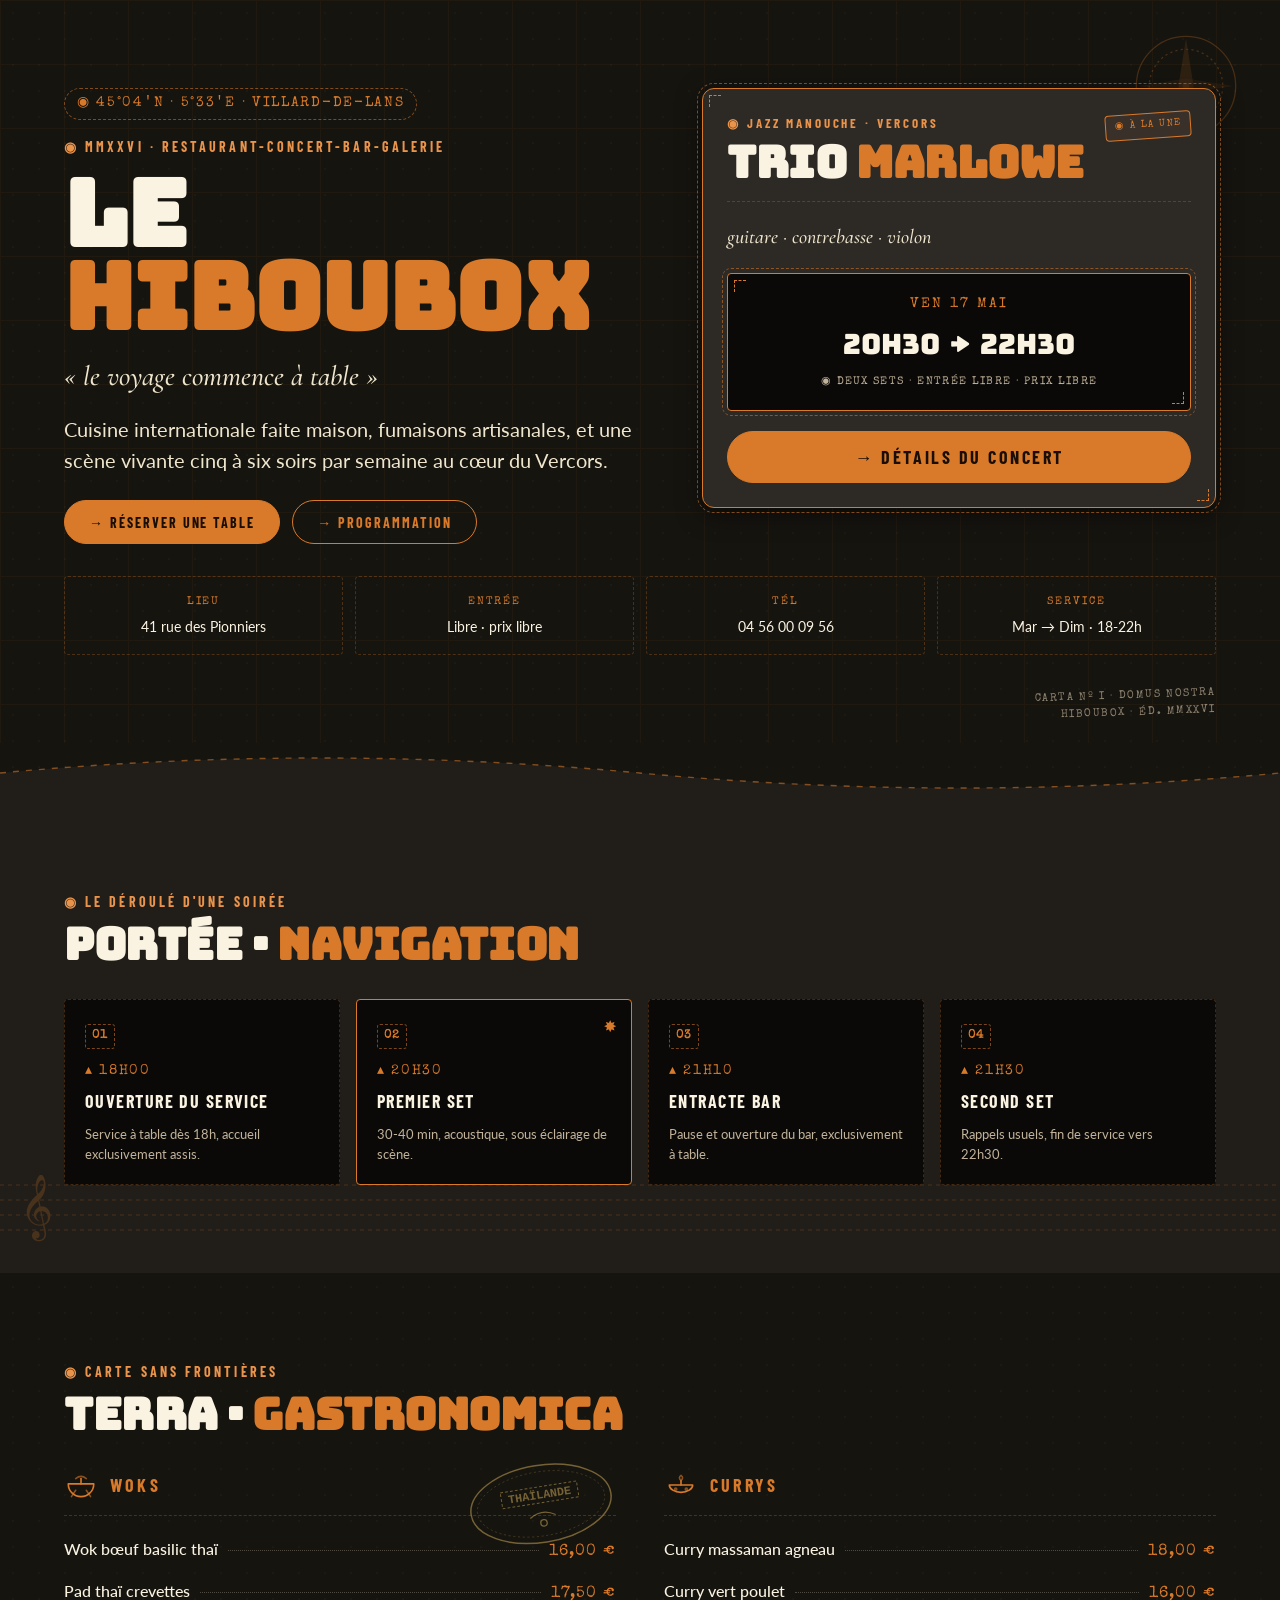
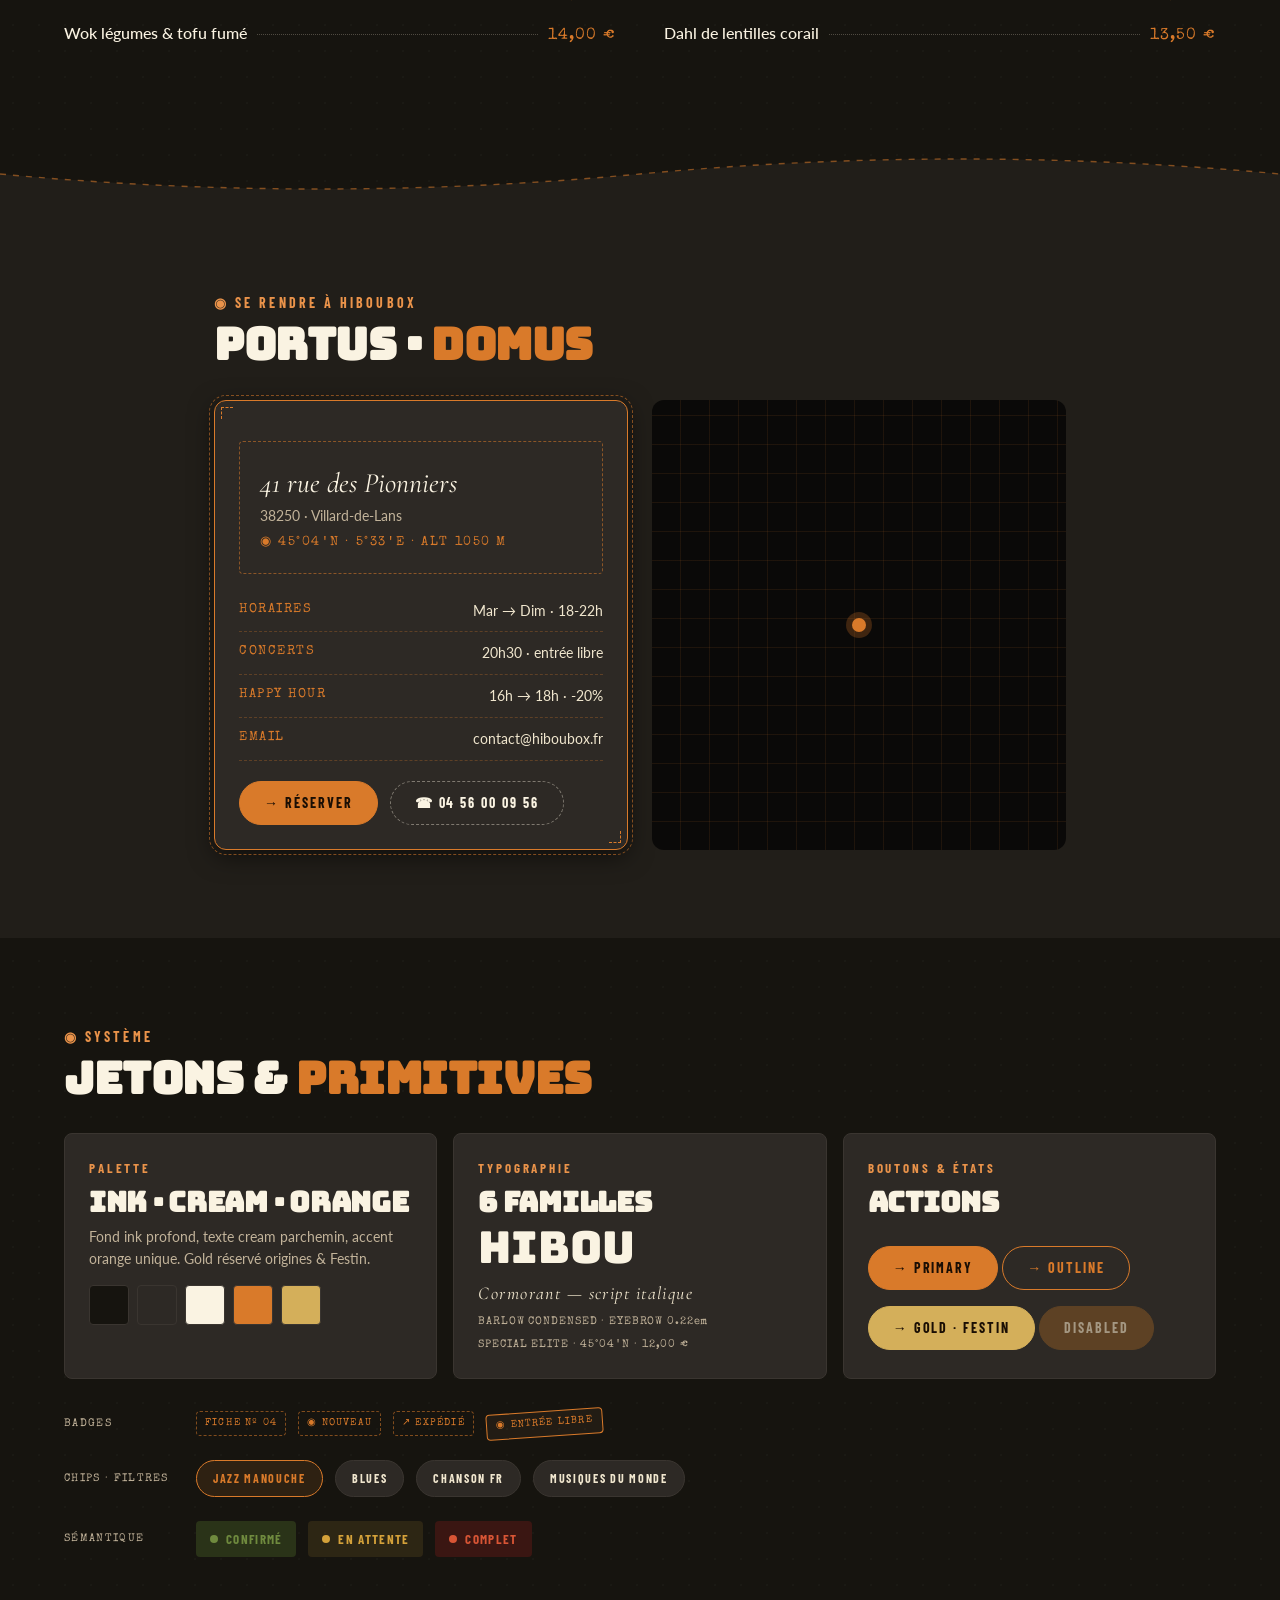
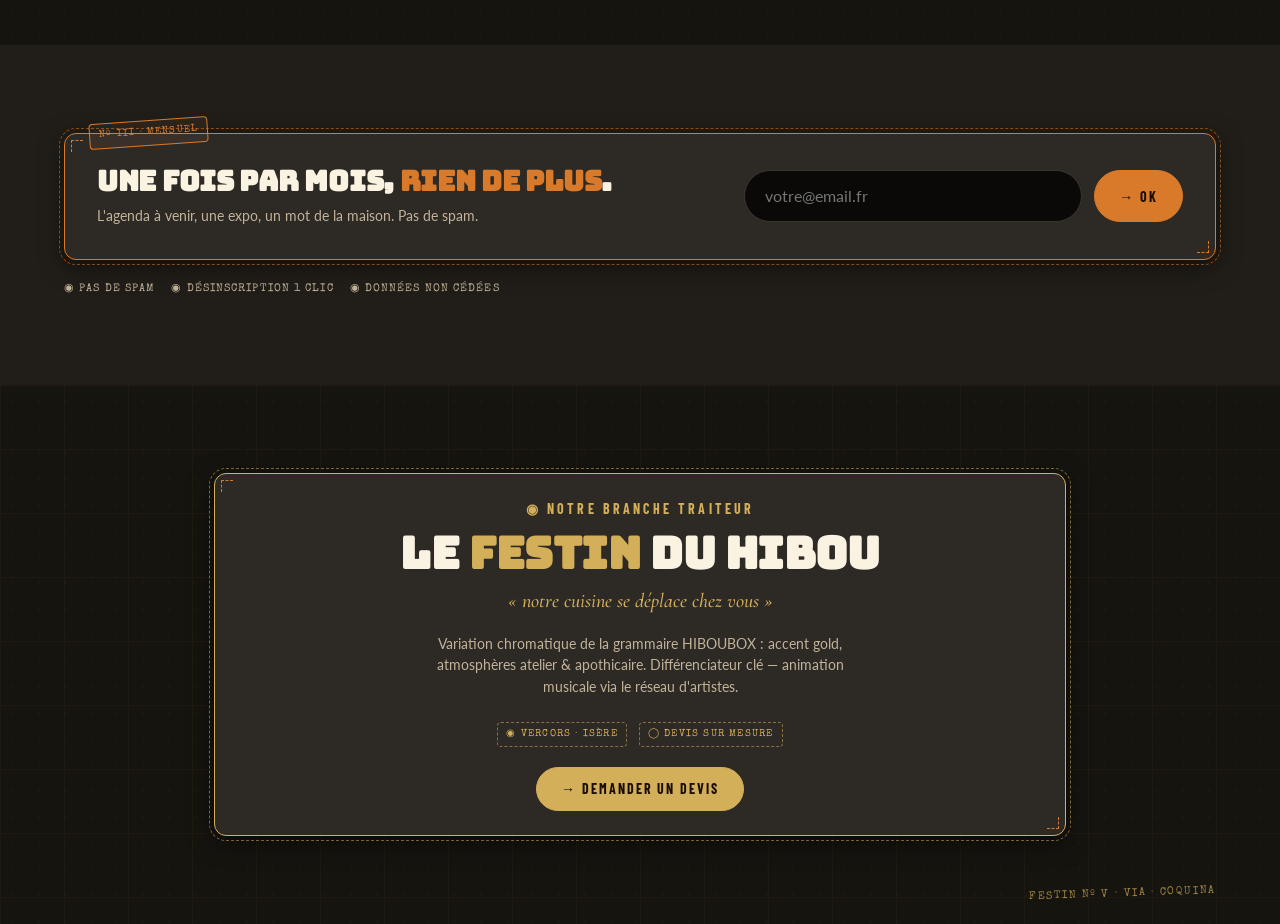
<file: hiboubox-od/components.html>
<!doctype html>
<html lang="fr">
  <head>
    <meta charset="utf-8" />
    <meta name="viewport" content="width=device-width, initial-scale=1" />
    <title>HIBOUBOX — reference components</title>
    <meta name="description" content="Reference fixture for design-systems/hiboubox: restaurant-concert-bar at Vercors. Deep ink × brass orange × parchment cream, cartography + jazz + passport grammar." />
    <link rel="preconnect" href="https://fonts.googleapis.com" />
    <link rel="preconnect" href="https://fonts.gstatic.com" crossorigin />
    <link href="https://fonts.googleapis.com/css2?family=Bungee&family=Cormorant+Garamond:ital,wght@1,500;1,600&family=Lato:wght@400;500;700&family=Barlow+Condensed:wght@600;700&family=Special+Elite&display=swap" rel="stylesheet" />
    <style>
      /* ── OD canonical tokens, bound to HIBOUBOX (self-contained fixture) ── */
      :root {
        --bg: #16140f; --surface: #211e19; --surface-warm: #2d2925;
        --fg: #faf3e2; --fg-2: #f0e6ce; --muted: #c2b39a; --meta: #ea934a;
        --border: #3a3530; --border-soft: #2d2925;
        --accent: #d97a2a; --accent-on: #1a0e04; --accent-hover: #ea934a; --accent-active: #b35e1a;
        --gold: #d4af5a; --gold-hover: #b88f3a; --ink-1000: #0a0908;
        --success: #6f8a3e; --warn: #d4a13a; --danger: #d85535;
        --dashed: rgba(217,122,42,.55); --dashed-soft: rgba(217,122,42,.28);
        --font-display: "Bungee", "Arial Black", sans-serif;
        --font-serif: "Cormorant Garamond", Georgia, serif;
        --font-body: "Lato", system-ui, sans-serif;
        --font-label: "Barlow Condensed", "Arial Narrow", sans-serif;
        --font-mono: "Special Elite", "Courier New", monospace;
        --text-xs: 12px; --text-sm: 14px; --text-base: 16px; --text-md: 18px; --text-lg: 20px;
        --text-xl: 28px; --text-2xl: 44px; --text-3xl: 64px; --text-4xl: 92px;
        --leading-body: 1.55; --leading-tight: 1.05; --leading-display: 0.9;
        --tracking-display: -0.01em; --tracking-eyebrow: 0.22em;
        --space-2: 8px; --space-3: 12px; --space-4: 16px; --space-5: 20px;
        --space-6: 24px; --space-8: 32px; --space-12: 48px; --space-16: 64px;
        --section-y: 88px; --section-y-phone: 56px;
        --radius-sm: 4px; --radius-md: 8px; --radius-lg: 12px; --radius-pill: 9999px;
        --elev-raised: 0 6px 24px rgba(0,0,0,.55);
        --focus-ring: 0 0 0 3px rgba(234,147,74,.45);
        --motion-fast: 150ms; --ease: cubic-bezier(0.2,0,0,1);
        --container-max: 1280px; --gutter: 64px;
      }
      *, *::before, *::after { box-sizing: border-box; }
      html, body { margin: 0; padding: 0; }
      body {
        min-height: 100vh; background: var(--bg); color: var(--fg-2);
        font-family: var(--font-body); font-size: var(--text-base); line-height: var(--leading-body);
        -webkit-font-smoothing: antialiased;
        background-image: radial-gradient(rgba(245,236,214,.025) 1px, transparent 1px);
        background-size: 26px 26px;
      }
      .container { max-width: var(--container-max); margin-inline: auto; padding-inline: var(--gutter); position: relative; }
      .narrow { max-width: 980px; }
      section { padding-block: var(--section-y); position: relative; overflow: hidden; }
      .alt { background: var(--surface); }
      h1, h2, h3, p, ul { margin: 0; }
      ul { padding: 0; list-style: none; }

      /* ── Typographic primitives ── */
      .display { font-family: var(--font-display); text-transform: uppercase; line-height: var(--leading-display);
        letter-spacing: var(--tracking-display); color: var(--fg); }
      h1.display { font-size: var(--text-4xl); max-width: 12ch; }
      h2.display { font-size: var(--text-2xl); line-height: var(--leading-tight); }
      h3.display { font-size: var(--text-xl); line-height: var(--leading-tight); text-transform: none; }
      .display .accent { color: var(--accent); } .display .gold { color: var(--gold); }
      .eyebrow { font-family: var(--font-label); font-weight: 700; font-size: var(--text-sm);
        letter-spacing: var(--tracking-eyebrow); text-transform: uppercase; color: var(--meta); }
      .eyebrow.gold { color: var(--gold); }
      .script { font-family: var(--font-serif); font-style: italic; font-weight: 500; color: var(--fg-2); }
      .mono { font-family: var(--font-mono); letter-spacing: 0.12em; text-transform: uppercase; }
      .coord { display: inline-flex; align-items: center; gap: 8px; font-family: var(--font-mono);
        font-size: var(--text-sm); letter-spacing: 0.12em; text-transform: uppercase; color: var(--accent);
        padding: 4px 12px; border: 1px dashed var(--dashed); border-radius: var(--radius-pill); }
      .lead { max-width: 56ch; color: var(--fg-2); font-size: var(--text-lg); }
      .muted { color: var(--muted); font-size: var(--text-sm); }
      .num { font-variant-numeric: tabular-nums; }
      .stack > * + * { margin-block-start: var(--space-4); }
      .actions { display: flex; flex-wrap: wrap; gap: var(--space-3); margin-block-start: var(--space-6); }
      .sec-head { margin-bottom: var(--space-8); }
      .sec-head h2 { margin-top: 8px; }

      /* ── Buttons ── */
      .btn { display: inline-flex; align-items: center; gap: 8px; min-height: 44px; padding: 0 var(--space-6);
        border: 1.5px solid transparent; border-radius: var(--radius-pill); cursor: pointer;
        font-family: var(--font-label); font-weight: 700; font-size: var(--text-sm);
        letter-spacing: 0.14em; text-transform: uppercase; text-decoration: none;
        transition: background-color var(--motion-fast) var(--ease), border-color var(--motion-fast) var(--ease),
                    color var(--motion-fast) var(--ease), transform var(--motion-fast) var(--ease); }
      .btn:focus-visible { outline: none; box-shadow: var(--focus-ring); }
      .btn-primary { background: var(--accent); color: var(--accent-on); border-color: var(--accent); }
      .btn-primary:hover { background: var(--accent-hover); border-color: var(--accent-hover); transform: scale(1.02); }
      .btn-primary:active { background: var(--accent-active); border-color: var(--accent-active); }
      .btn-outline { background: transparent; color: var(--accent); border-color: var(--accent); }
      .btn-outline:hover { background: rgba(217,122,42,.10); border-color: var(--accent-hover); color: var(--accent-hover); }
      .btn-ghost { background: transparent; color: var(--fg); border: 1px dashed rgba(250,243,226,.4); }
      .btn-ghost:hover { background: rgba(250,243,226,.06); }
      .btn-gold { background: var(--gold); color: var(--accent-on); border-color: var(--gold); }
      .btn-gold:hover { background: var(--gold-hover); border-color: var(--gold-hover); transform: scale(1.02); }
      .btn[disabled] { background: #6a4824; border-color: #6a4824; color: var(--muted); cursor: not-allowed; opacity: .8; }
      .btn-full { width: 100%; justify-content: center; min-height: 52px; font-size: var(--text-md); }

      /* ── Frames / cards / stamp grammar ── */
      .panel { position: relative; background: var(--surface-warm); border: 1px solid rgba(217,122,42,.18);
        border-radius: var(--radius-lg); padding: var(--space-6); box-shadow: var(--elev-raised); }
      .stampframe { border: 1.5px solid var(--accent); outline: 1px dashed var(--dashed); outline-offset: 4px; }
      .stampframe.gold { border-color: var(--gold); outline-color: rgba(212,175,90,.55); }
      .stampframe::before, .stampframe::after { content: ""; position: absolute; width: 12px; height: 12px; border: 1.2px dashed var(--accent); }
      .stampframe::before { top: 6px; left: 6px; border-right: none; border-bottom: none; }
      .stampframe::after { bottom: 6px; right: 6px; border-left: none; border-top: none; }
      .featured { animation: halo 4.8s ease-in-out infinite; }
      @keyframes halo { 0%,100% { box-shadow: inset 0 0 0 1px rgba(217,122,42,.28); }
        50% { box-shadow: inset 0 0 0 1px rgba(217,122,42,.42), 0 0 28px rgba(217,122,42,.18); } }
      .panel-head { display: flex; justify-content: space-between; align-items: flex-start; gap: var(--space-4);
        padding-bottom: var(--space-4); margin-bottom: var(--space-5); border-bottom: 1px dashed var(--dashed-soft); }
      .stamp-pill { display: inline-block; font-family: var(--font-mono); font-size: 10px; letter-spacing: 0.12em;
        text-transform: uppercase; color: var(--accent); padding: 4px 9px; border: 1px solid var(--accent);
        border-radius: var(--radius-sm); background: rgba(245,176,116,.05); transform: rotate(-4deg); white-space: nowrap; }
      .datetime { position: relative; margin: var(--space-5) 0; padding: var(--space-5); text-align: center;
        background: var(--ink-1000); border-radius: var(--radius-sm); }
      .datetime .d { font-family: var(--font-mono); font-size: var(--text-sm); letter-spacing: 0.16em; color: var(--accent); }
      .datetime .t { font-family: var(--font-display); font-size: var(--text-xl); color: var(--fg); margin-top: 6px; }

      /* ── Hero ── */
      .hero { display: grid; grid-template-columns: minmax(0,1.18fr) minmax(320px,1fr); gap: var(--space-8); align-items: start; }
      .miniband { display: grid; grid-template-columns: repeat(4,1fr); gap: var(--space-3); margin-top: var(--space-8); }
      .cell { padding: var(--space-4); border: 1px dashed var(--dashed-soft); border-radius: var(--radius-sm); text-align: center; }
      .cell .k { font-family: var(--font-mono); font-size: 11px; letter-spacing: 0.18em; color: var(--accent); text-transform: uppercase; }
      .cell .v { color: var(--fg); font-size: var(--text-sm); margin-top: 6px; }

      /* ── Boarding-pass timeline ── */
      .timeline { display: grid; grid-template-columns: repeat(4,1fr); gap: var(--space-4); }
      .step { position: relative; padding: var(--space-5); border: 1px dashed var(--dashed-soft); border-radius: var(--radius-sm); background: var(--ink-1000); }
      .step .no { font-family: var(--font-mono); font-size: 12px; font-weight: 700; letter-spacing: .1em; color: var(--accent);
        border: 1px dashed var(--dashed); border-radius: 3px; padding: 2px 6px; display: inline-block; }
      .step .time { font-family: var(--font-mono); font-size: var(--text-sm); color: var(--accent); margin: 12px 0 6px; letter-spacing: .12em; }
      .step .title { font-family: var(--font-label); font-weight: 700; font-size: var(--text-md); text-transform: uppercase; letter-spacing: .08em; color: var(--fg); }
      .step .desc { color: var(--muted); font-size: 13px; margin-top: 8px; }
      .step.hi { border-style: solid; border-color: var(--accent); }
      .step.hi .star { position: absolute; top: 14px; right: 14px; color: var(--accent); }

      /* ── Menu list ── */
      .menu { display: grid; grid-template-columns: 1fr 1fr; gap: var(--space-8) var(--space-12); }
      .menu-col { position: relative; }
      .menu-cat { display: flex; align-items: center; gap: 12px; padding-bottom: 12px; margin-bottom: 14px; border-bottom: 1px dashed var(--dashed-soft); }
      .menu-cat .ico { width: 34px; height: 34px; color: var(--accent); flex: none; }
      .menu-cat .lbl { font-family: var(--font-label); font-weight: 700; text-transform: uppercase; letter-spacing: .18em; color: var(--accent); font-size: var(--text-md); }
      .menu-item { display: flex; align-items: baseline; gap: 10px; padding: 7px 0; }
      .menu-item .name { color: var(--fg); font-weight: 500; }
      .menu-item .dots { flex: 1; border-bottom: 1px dotted rgba(245,236,214,.25); transform: translateY(-4px); }
      .menu-item .price { font-family: var(--font-mono); color: var(--accent); letter-spacing: .06em; }
      .menu-item .desc { color: var(--muted); font-size: 13px; }
      .origin-wm { position: absolute; top: -8px; right: 0; width: 150px; opacity: .5; color: var(--gold); transform: rotate(-9deg); pointer-events: none; }

      /* ── Info Pratiques card ── */
      .info-grid { display: grid; grid-template-columns: 1fr 1fr; gap: var(--space-6); align-items: stretch; }
      .info-row { display: flex; justify-content: space-between; gap: 16px; padding: 10px 0; border-bottom: 1px dashed var(--dashed-soft); }
      .info-row .k { font-family: var(--font-mono); font-size: 13px; letter-spacing: .12em; color: var(--accent); text-transform: uppercase; }
      .info-row .v { color: var(--fg-2); font-size: var(--text-sm); text-align: right; }
      .addr { padding: var(--space-5); border: 1px dashed var(--dashed); border-radius: var(--radius-sm); margin: var(--space-4) 0; }
      .addr .street { font-family: var(--font-serif); font-style: italic; font-size: var(--text-xl); color: var(--fg); }
      .map { position: relative; min-height: 260px; border-radius: var(--radius-lg); background:
        repeating-linear-gradient(0deg, transparent 0 28px, rgba(217,122,42,.10) 28px 29px),
        repeating-linear-gradient(90deg, transparent 0 28px, rgba(217,122,42,.10) 28px 29px), var(--ink-1000);
        display: grid; place-items: center; }
      .map .pin { width: 14px; height: 14px; border-radius: 50%; background: var(--accent); box-shadow: 0 0 0 6px rgba(217,122,42,.25); }

      /* ── Badges / chips / semantic ── */
      .row { display: flex; flex-wrap: wrap; gap: var(--space-3); align-items: center; }
      .badge { font-family: var(--font-mono); font-size: 10px; letter-spacing: .12em; text-transform: uppercase; color: var(--accent);
        border: 1px dashed var(--dashed); border-radius: var(--radius-sm); padding: 4px 8px; }
      .chip { font-family: var(--font-label); font-weight: 700; font-size: 12px; letter-spacing: .14em; text-transform: uppercase;
        color: var(--fg-2); background: var(--surface-warm); border: 1px solid var(--border); border-radius: var(--radius-pill); padding: 8px 16px; }
      .chip.on { background: rgba(217,122,42,.12); border-color: var(--accent); color: var(--accent); }
      .sem { display: inline-flex; align-items: center; gap: 8px; font-family: var(--font-label); font-weight: 700;
        font-size: 13px; letter-spacing: .1em; text-transform: uppercase; padding: 8px 14px; border-radius: var(--radius-sm); }
      .sem::before { content: ""; width: 8px; height: 8px; border-radius: 50%; background: currentColor; }
      .sem-ok { color: var(--success); background: #2a3318; }
      .sem-wn { color: var(--warn); background: rgba(212,161,58,.12); }
      .sem-dn { color: var(--danger); background: #3a1612; }

      /* ── Swatches / specimen ── */
      .lower { display: grid; grid-template-columns: repeat(3, minmax(0,1fr)); gap: var(--space-4); }
      .tile { padding: var(--space-6); border: 1px solid var(--border); border-radius: var(--radius-md); background: var(--surface-warm); }
      .swatches { display: flex; gap: var(--space-2); margin-block-start: var(--space-4); }
      .sw { width: 40px; height: 40px; border-radius: var(--radius-sm); border: 1px solid var(--border); }
      .sw-ink { background: var(--bg); } .sw-surface { background: var(--surface-warm); }
      .sw-cream { background: var(--fg); } .sw-accent { background: var(--accent); } .sw-gold { background: var(--gold); }
      .specimen { font-family: var(--font-display); color: var(--fg); line-height: .9; }
      .scale { display: grid; gap: 6px; margin-top: 12px; }
      .scale span { font-family: var(--font-mono); font-size: 11px; color: var(--muted); letter-spacing: .08em; }

      /* ── Newsletter signature strip ── */
      .news { position: relative; padding: var(--space-8); display: grid; grid-template-columns: 1.4fr 1fr; gap: var(--space-8); align-items: center; }
      .news-form { display: flex; gap: var(--space-3); }
      input { flex: 1; min-height: 52px; padding: 0 var(--space-5); border: 1px solid var(--border); border-radius: var(--radius-pill);
        background: var(--ink-1000); color: var(--fg); font: inherit; }
      input:focus { outline: none; box-shadow: var(--focus-ring); border-color: var(--accent); }
      .guarantees { margin-top: var(--space-5); display: flex; flex-wrap: wrap; gap: 16px; }
      .guarantees span { font-family: var(--font-mono); font-size: 11px; letter-spacing: .1em; color: var(--muted); text-transform: uppercase; }

      /* ── Atmosphere decor ── */
      .compass { position: absolute; top: 32px; right: 40px; width: 108px; height: 108px; opacity: .26; pointer-events: none; }
      .staff { position: absolute; left: 0; right: 0; bottom: 28px; height: 70px; opacity: .22; pointer-events: none; }
      .cartouche { position: absolute; bottom: 22px; right: var(--gutter); font-family: var(--font-mono); font-size: 11px;
        letter-spacing: .14em; color: var(--muted); opacity: .7; transform: rotate(-2deg); text-align: right; }
      .grid-deco { position: absolute; inset: 0; opacity: .05; pointer-events: none;
        background-image: linear-gradient(var(--accent) 1px, transparent 1px), linear-gradient(90deg, var(--accent) 1px, transparent 1px);
        background-size: 64px 64px; }
      .wave { display: block; width: 100%; height: 60px; }

      @media (max-width: 900px) {
        :root { --gutter: 24px; }
        section { padding-block: var(--section-y-phone); }
        .hero, .lower, .menu, .info-grid, .news, .miniband, .timeline { grid-template-columns: 1fr; }
        .timeline { grid-template-columns: 1fr 1fr; }
        h1.display { font-size: 46px; line-height: 1.12; }
        .compass, .staff { display: none; }
      }
      @media (prefers-reduced-motion: reduce) { *, *::before, *::after { animation: none !important; transition: none !important; } }
    </style>
  </head>
  <body>
    <main>
      <!-- ════ HERO ════ -->
      <section>
        <div class="grid-deco"></div>
        <svg class="compass" viewBox="0 0 100 100" aria-hidden="true" fill="none" stroke="#d97a2a" stroke-width="1.2">
          <circle cx="50" cy="50" r="46" /><circle cx="50" cy="50" r="34" stroke-dasharray="2 3" />
          <path d="M50 6 L57 50 L50 94 L43 50 Z" fill="#d97a2a" stroke="none" opacity=".5" />
          <path d="M6 50 L50 43 L94 50 L50 57 Z" fill="#d97a2a" stroke="none" opacity=".3" />
          <circle cx="50" cy="50" r="3" fill="#d97a2a" stroke="none" />
        </svg>
        <div class="container hero">
          <div class="stack">
            <span class="coord">◉ 45°04′N · 5°33′E · VILLARD-DE-LANS</span>
            <p class="eyebrow">◉ MMXXVI · RESTAURANT-CONCERT-BAR-GALERIE</p>
            <h1 class="display">LE <span class="accent">HIBOUBOX</span></h1>
            <p class="script" style="font-size: var(--text-xl)">« le voyage commence à table »</p>
            <p class="lead">Cuisine internationale faite maison, fumaisons artisanales, et une scène vivante cinq à six soirs par semaine au cœur du Vercors.</p>
            <div class="actions">
              <a class="btn btn-primary" href="#">→ Réserver une table</a>
              <a class="btn btn-outline" href="#">→ Programmation</a>
            </div>
          </div>
          <article class="panel stampframe featured" aria-label="Concert à la une">
            <div class="panel-head">
              <div>
                <p class="eyebrow" style="font-size:13px">◉ Jazz manouche · Vercors</p>
                <h2 class="display" style="margin-top:6px">TRIO <span class="accent">MARLOWE</span></h2>
              </div>
              <span class="stamp-pill">◉ À la une</span>
            </div>
            <p class="script" style="font-size:var(--text-lg)">guitare · contrebasse · violon</p>
            <div class="datetime stampframe">
              <div class="d">VEN 17 MAI</div>
              <div class="t num">20H30 → 22H30</div>
              <div class="muted mono" style="margin-top:8px; font-size:11px">◉ DEUX SETS · ENTRÉE LIBRE · PRIX LIBRE</div>
            </div>
            <a class="btn btn-primary btn-full" href="#">→ Détails du concert</a>
          </article>
        </div>
        <div class="container">
          <div class="miniband">
            <div class="cell"><div class="k">Lieu</div><div class="v">41 rue des Pionniers</div></div>
            <div class="cell"><div class="k">Entrée</div><div class="v">Libre · prix libre</div></div>
            <div class="cell"><div class="k">Tél</div><div class="v num">04 56 00 09 56</div></div>
            <div class="cell"><div class="k">Service</div><div class="v">Mar → Dim · 18-22h</div></div>
          </div>
        </div>
        <span class="cartouche">CARTA Nº I · DOMUS NOSTRA<br/>HIBOUBOX · ÉD. MMXXVI</span>
      </section>

      <svg class="wave" viewBox="0 0 1280 60" preserveAspectRatio="none" aria-hidden="true">
        <path d="M0 30 Q 320 0 640 30 T 1280 30 V60 H0 Z" fill="#211e19" />
        <path d="M0 30 Q 320 0 640 30 T 1280 30" fill="none" stroke="#d97a2a" stroke-width="1.4" stroke-dasharray="6 7" opacity=".55" />
      </svg>

      <!-- ════ PROGRAMMATION · boarding-pass timeline ════ -->
      <section class="alt">
        <svg class="staff" viewBox="0 0 1280 70" preserveAspectRatio="none" aria-hidden="true" stroke="#d97a2a" stroke-width="1" stroke-dasharray="4 4" opacity=".7">
          <line x1="0" y1="10" x2="1280" y2="10"/><line x1="0" y1="25" x2="1280" y2="25"/><line x1="0" y1="40" x2="1280" y2="40"/><line x1="0" y1="55" x2="1280" y2="55"/>
          <text x="20" y="50" font-size="56" fill="#d97a2a" stroke="none" font-family="serif">𝄞</text>
        </svg>
        <div class="container">
          <div class="sec-head">
            <p class="eyebrow">◉ Le déroulé d'une soirée</p>
            <h2 class="display">PORTÉE · <span class="accent">NAVIGATION</span></h2>
          </div>
          <div class="timeline">
            <div class="step"><span class="no">01</span><div class="time num">▴ 18H00</div><div class="title">Ouverture du service</div><p class="desc">Service à table dès 18h, accueil exclusivement assis.</p></div>
            <div class="step hi"><span class="no">02</span><span class="star">✸</span><div class="time num">▴ 20H30</div><div class="title">Premier set</div><p class="desc">30-40 min, acoustique, sous éclairage de scène.</p></div>
            <div class="step"><span class="no">03</span><div class="time num">▴ 21H10</div><div class="title">Entracte bar</div><p class="desc">Pause et ouverture du bar, exclusivement à table.</p></div>
            <div class="step"><span class="no">04</span><div class="time num">▴ 21H30</div><div class="title">Second set</div><p class="desc">Rappels usuels, fin de service vers 22h30.</p></div>
          </div>
        </div>
      </section>

      <!-- ════ MENU · line-art icons + prix + origin watermark ════ -->
      <section>
        <div class="container">
          <div class="sec-head">
            <p class="eyebrow">◉ Carte sans frontières</p>
            <h2 class="display">TERRA · <span class="accent">GASTRONOMICA</span></h2>
          </div>
          <div class="menu">
            <div class="menu-col">
              <svg class="origin-wm" viewBox="0 0 140 80" aria-hidden="true" fill="none" stroke="currentColor">
                <ellipse cx="70" cy="40" rx="66" ry="36" stroke-width="1.4"/><ellipse cx="70" cy="40" rx="60" ry="30" stroke-width=".7" stroke-dasharray="2 2.4" opacity=".55"/>
                <rect x="34" y="24" width="72" height="15" stroke-width=".9" stroke-dasharray="2.6 2"/>
                <text x="70" y="35" text-anchor="middle" font-family="monospace" font-size="11" fill="currentColor" stroke="none" font-weight="700">THAÏLANDE</text>
                <path d="M58 52 q12 -8 24 0" stroke-width="1.2"/><circle cx="70" cy="58" r="3" stroke-width="1.2"/>
              </svg>
              <div class="menu-cat">
                <svg class="ico" viewBox="0 0 32 32" fill="none" stroke="currentColor" stroke-width="1.5" stroke-linecap="round" stroke-linejoin="round">
                  <path d="M4 14 h24 a12 12 0 0 1 -24 0 Z"/><path d="M16 14 v-5"/><path d="M11 9 q5 -4 10 0" opacity=".6"/><path d="M7 26 l4 -6 M25 26 l-4 -6" opacity=".6"/>
                </svg>
                <span class="lbl">Woks</span>
              </div>
              <ul>
                <li class="menu-item"><span class="name">Wok bœuf basilic thaï</span><span class="dots"></span><span class="price num">16,00 €</span></li>
                <li class="menu-item"><span class="name">Pad thaï crevettes</span><span class="dots"></span><span class="price num">17,50 €</span></li>
                <li class="menu-item"><span class="name">Wok légumes &amp; tofu fumé</span><span class="dots"></span><span class="price num">14,00 €</span></li>
              </ul>
            </div>
            <div class="menu-col">
              <div class="menu-cat">
                <svg class="ico" viewBox="0 0 32 32" fill="none" stroke="currentColor" stroke-width="1.5" stroke-linecap="round" stroke-linejoin="round">
                  <path d="M5 15 a11 7 0 0 0 22 0 Z"/><path d="M16 15 v-4"/><path d="M16 11 q-3 -3 0 -5 q3 2 0 5" opacity=".6"/><circle cx="11" cy="19" r="1" opacity=".6"/><circle cx="21" cy="19" r="1" opacity=".6"/>
                </svg>
                <span class="lbl">Currys</span>
              </div>
              <ul>
                <li class="menu-item"><span class="name">Curry massaman agneau</span><span class="dots"></span><span class="price num">18,00 €</span></li>
                <li class="menu-item"><span class="name">Curry vert poulet</span><span class="dots"></span><span class="price num">16,00 €</span></li>
                <li class="menu-item"><span class="name">Dahl de lentilles corail</span><span class="dots"></span><span class="price num">13,50 €</span></li>
              </ul>
            </div>
          </div>
        </div>
      </section>

      <svg class="wave" viewBox="0 0 1280 60" preserveAspectRatio="none" aria-hidden="true">
        <path d="M0 30 Q 320 60 640 30 T 1280 30 V60 H0 Z" fill="#211e19" />
        <path d="M0 30 Q 320 60 640 30 T 1280 30" fill="none" stroke="#d97a2a" stroke-width="1.4" stroke-dasharray="6 7" opacity=".55" />
      </svg>

      <!-- ════ INFOS PRATIQUES + carte ════ -->
      <section class="alt">
        <div class="container narrow">
          <div class="sec-head">
            <p class="eyebrow">◉ Se rendre à HIBOUBOX</p>
            <h2 class="display">PORTUS · <span class="accent">DOMUS</span></h2>
          </div>
          <div class="info-grid">
            <article class="panel stampframe">
              <div class="addr">
                <div class="street">41 rue des Pionniers</div>
                <div class="muted">38250 · Villard-de-Lans</div>
                <div class="mono" style="color:var(--accent); font-size:13px; margin-top:6px">◉ 45°04′N · 5°33′E · ALT 1050 M</div>
              </div>
              <div class="info-row"><span class="k">Horaires</span><span class="v">Mar → Dim · 18-22h</span></div>
              <div class="info-row"><span class="k">Concerts</span><span class="v">20h30 · entrée libre</span></div>
              <div class="info-row"><span class="k">Happy hour</span><span class="v">16h → 18h · -20%</span></div>
              <div class="info-row"><span class="k">Email</span><span class="v">contact@hiboubox.fr</span></div>
              <div class="actions" style="margin-top:var(--space-5)">
                <a class="btn btn-primary" href="#">→ Réserver</a>
                <a class="btn btn-ghost" href="#">☎ 04 56 00 09 56</a>
              </div>
            </article>
            <div class="map" aria-label="Carte localisation"><span class="pin"></span></div>
          </div>
        </div>
      </section>

      <!-- ════ TOKENS / PRIMITIVES ════ -->
      <section>
        <div class="container">
          <div class="sec-head">
            <p class="eyebrow">◉ Système</p>
            <h2 class="display">JETONS &amp; <span class="accent">PRIMITIVES</span></h2>
          </div>
          <div class="lower">
            <article class="tile">
              <p class="eyebrow" style="font-size:13px">Palette</p>
              <h3 class="display" style="margin-top:8px">Ink · Cream · Orange</h3>
              <p class="muted" style="margin-top:10px">Fond ink profond, texte cream parchemin, accent orange unique. Gold réservé origines &amp; Festin.</p>
              <div class="swatches" aria-label="Token swatches">
                <span class="sw sw-ink" title="--bg"></span><span class="sw sw-surface" title="--surface-warm"></span>
                <span class="sw sw-cream" title="--fg"></span><span class="sw sw-accent" title="--accent"></span><span class="sw sw-gold" title="gold"></span>
              </div>
            </article>
            <article class="tile">
              <p class="eyebrow" style="font-size:13px">Typographie</p>
              <h3 class="display" style="margin-top:8px">6 familles</h3>
              <p class="specimen" style="font-size:44px; margin-top:12px">HIBOU</p>
              <div class="scale">
                <span style="font-family:var(--font-serif); font-style:italic; color:var(--fg-2); font-size:18px">Cormorant — script italique</span>
                <span>BARLOW CONDENSED · EYEBROW 0.22em</span>
                <span>SPECIAL ELITE · 45°04′N · 12,00 €</span>
              </div>
            </article>
            <article class="tile">
              <p class="eyebrow" style="font-size:13px">Boutons &amp; états</p>
              <h3 class="display" style="margin:8px 0 14px">Actions</h3>
              <div class="stack">
                <a class="btn btn-primary" href="#">→ Primary</a>
                <a class="btn btn-outline" href="#">→ Outline</a>
                <a class="btn btn-gold" href="#">→ Gold · Festin</a>
                <span class="btn" disabled>Disabled</span>
              </div>
            </article>
          </div>

          <!-- badges / chips / semantic -->
          <div style="margin-top:var(--space-8); display:grid; gap:var(--space-6)">
            <div class="row"><span class="muted mono" style="font-size:11px; min-width:120px">BADGES</span>
              <span class="badge">FICHE Nº 04</span><span class="badge">◉ NOUVEAU</span><span class="badge">↗ EXPÉDIÉ</span><span class="stamp-pill">◉ ENTRÉE LIBRE</span></div>
            <div class="row"><span class="muted mono" style="font-size:11px; min-width:120px">CHIPS · FILTRES</span>
              <span class="chip on">Jazz manouche</span><span class="chip">Blues</span><span class="chip">Chanson FR</span><span class="chip">Musiques du monde</span></div>
            <div class="row"><span class="muted mono" style="font-size:11px; min-width:120px">SÉMANTIQUE</span>
              <span class="sem sem-ok">Confirmé</span><span class="sem sem-wn">En attente</span><span class="sem sem-dn">Complet</span></div>
          </div>
        </div>
      </section>

      <!-- ════ NEWSLETTER signature strip ════ -->
      <section class="alt">
        <div class="container">
          <div class="news panel stampframe">
            <div>
              <span class="stamp-pill" style="position:absolute; top:-14px; left:24px">Nº III · MENSUEL</span>
              <h2 class="display" style="font-size:var(--text-xl)">UNE FOIS PAR MOIS, <span class="accent">RIEN DE PLUS</span>.</h2>
              <p class="muted" style="margin-top:10px">L'agenda à venir, une expo, un mot de la maison. Pas de spam.</p>
            </div>
            <form class="news-form" onsubmit="return false">
              <input type="email" placeholder="votre@email.fr" aria-label="Email" />
              <button class="btn btn-primary" type="submit">→ OK</button>
            </form>
          </div>
          <div class="guarantees">
            <span>◉ PAS DE SPAM</span><span>◉ DÉSINSCRIPTION 1 CLIC</span><span>◉ DONNÉES NON CÉDÉES</span>
          </div>
        </div>
      </section>

      <!-- ════ FESTIN DU HIBOU (gold variant) ════ -->
      <section>
        <div class="grid-deco"></div>
        <div class="container narrow">
          <article class="panel stampframe gold" style="text-align:center">
            <p class="eyebrow gold">◉ Notre branche traiteur</p>
            <h2 class="display" style="margin:10px 0">LE <span class="gold">FESTIN</span> DU HIBOU</h2>
            <p class="script" style="font-size:var(--text-lg); color:var(--gold)">« notre cuisine se déplace chez vous »</p>
            <p class="muted" style="max-width:54ch; margin:16px auto 24px">Variation chromatique de la grammaire HIBOUBOX : accent gold, atmosphères atelier &amp; apothicaire. Différenciateur clé — animation musicale via le réseau d'artistes.</p>
            <div class="row" style="justify-content:center; margin-bottom:20px">
              <span class="badge" style="color:var(--gold); border-color:rgba(212,175,90,.55)">◉ Vercors · Isère</span>
              <span class="badge" style="color:var(--gold); border-color:rgba(212,175,90,.55)">◯ Devis sur mesure</span>
            </div>
            <a class="btn btn-gold" href="#">→ Demander un devis</a>
          </article>
        </div>
        <span class="cartouche" style="color:var(--gold)">FESTIN Nº V · VIA · COQUINA</span>
      </section>
    </main>
  </body>
</html>
</file>
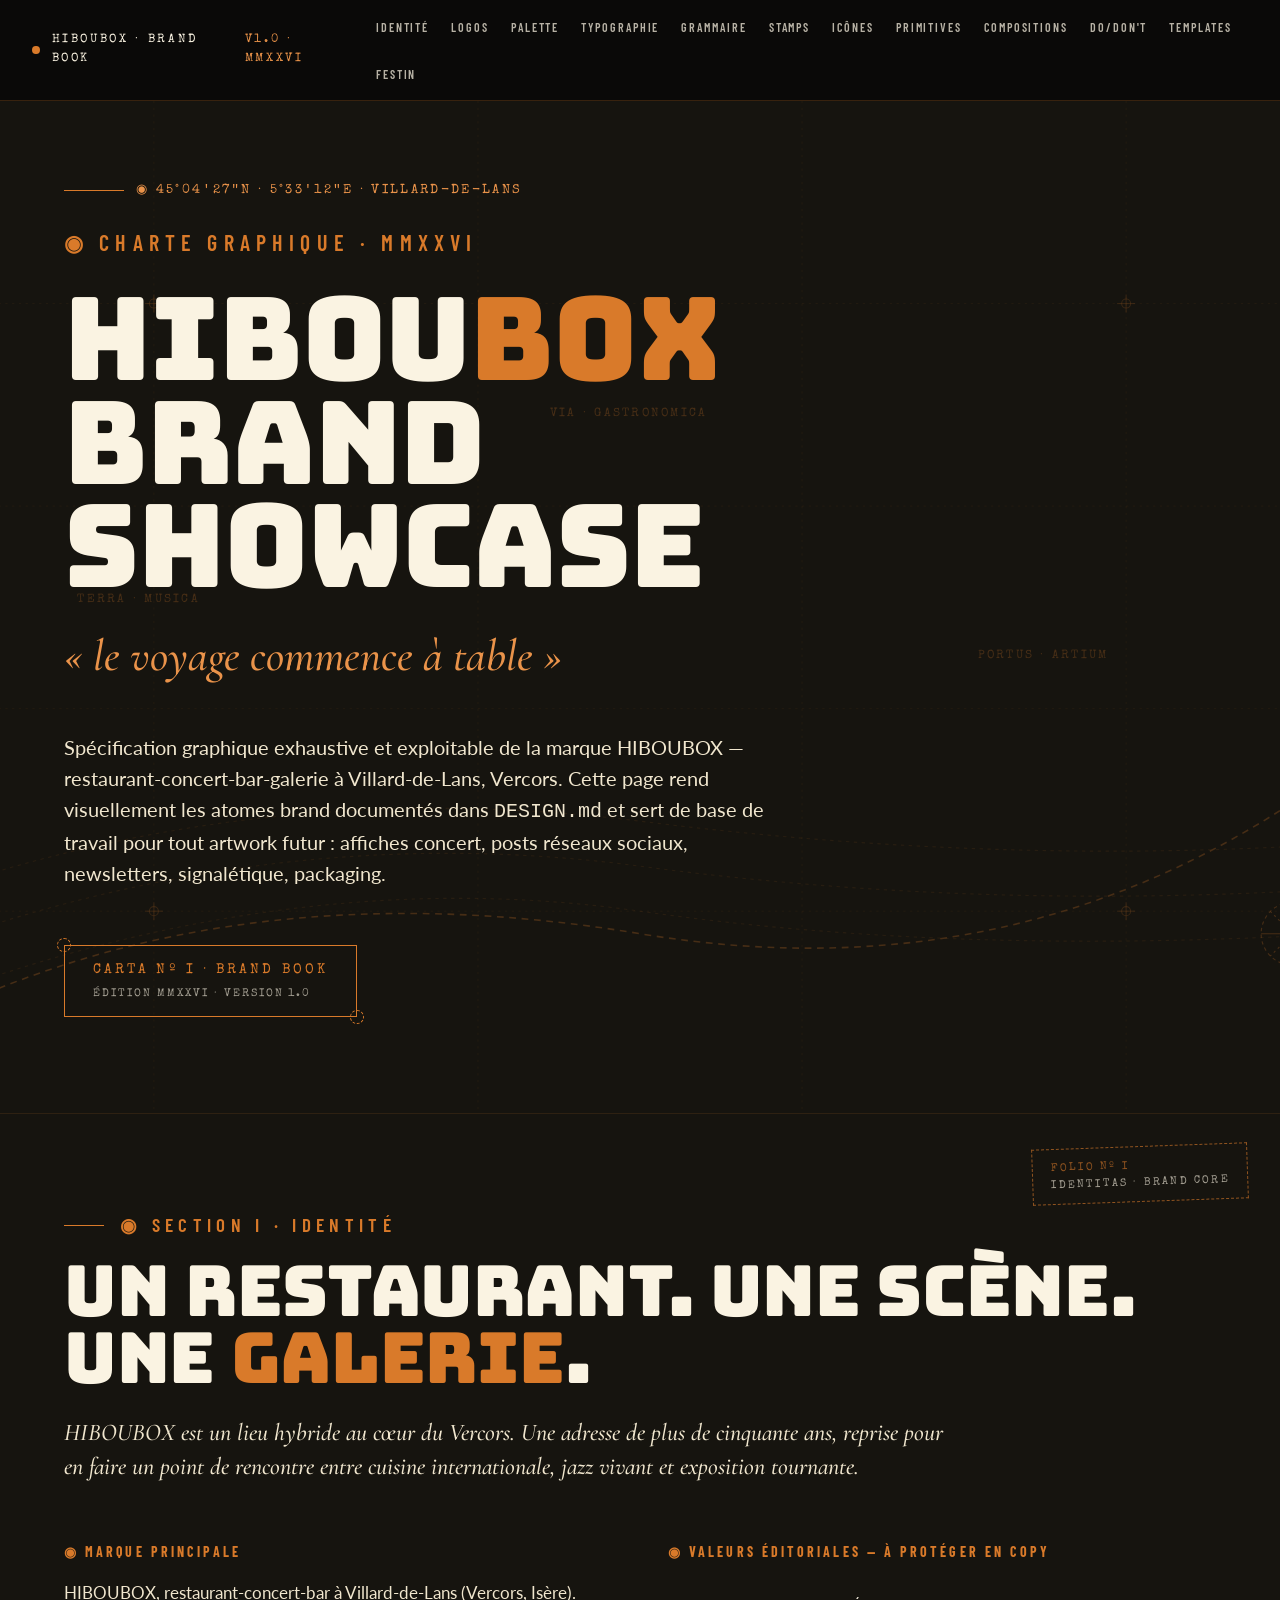
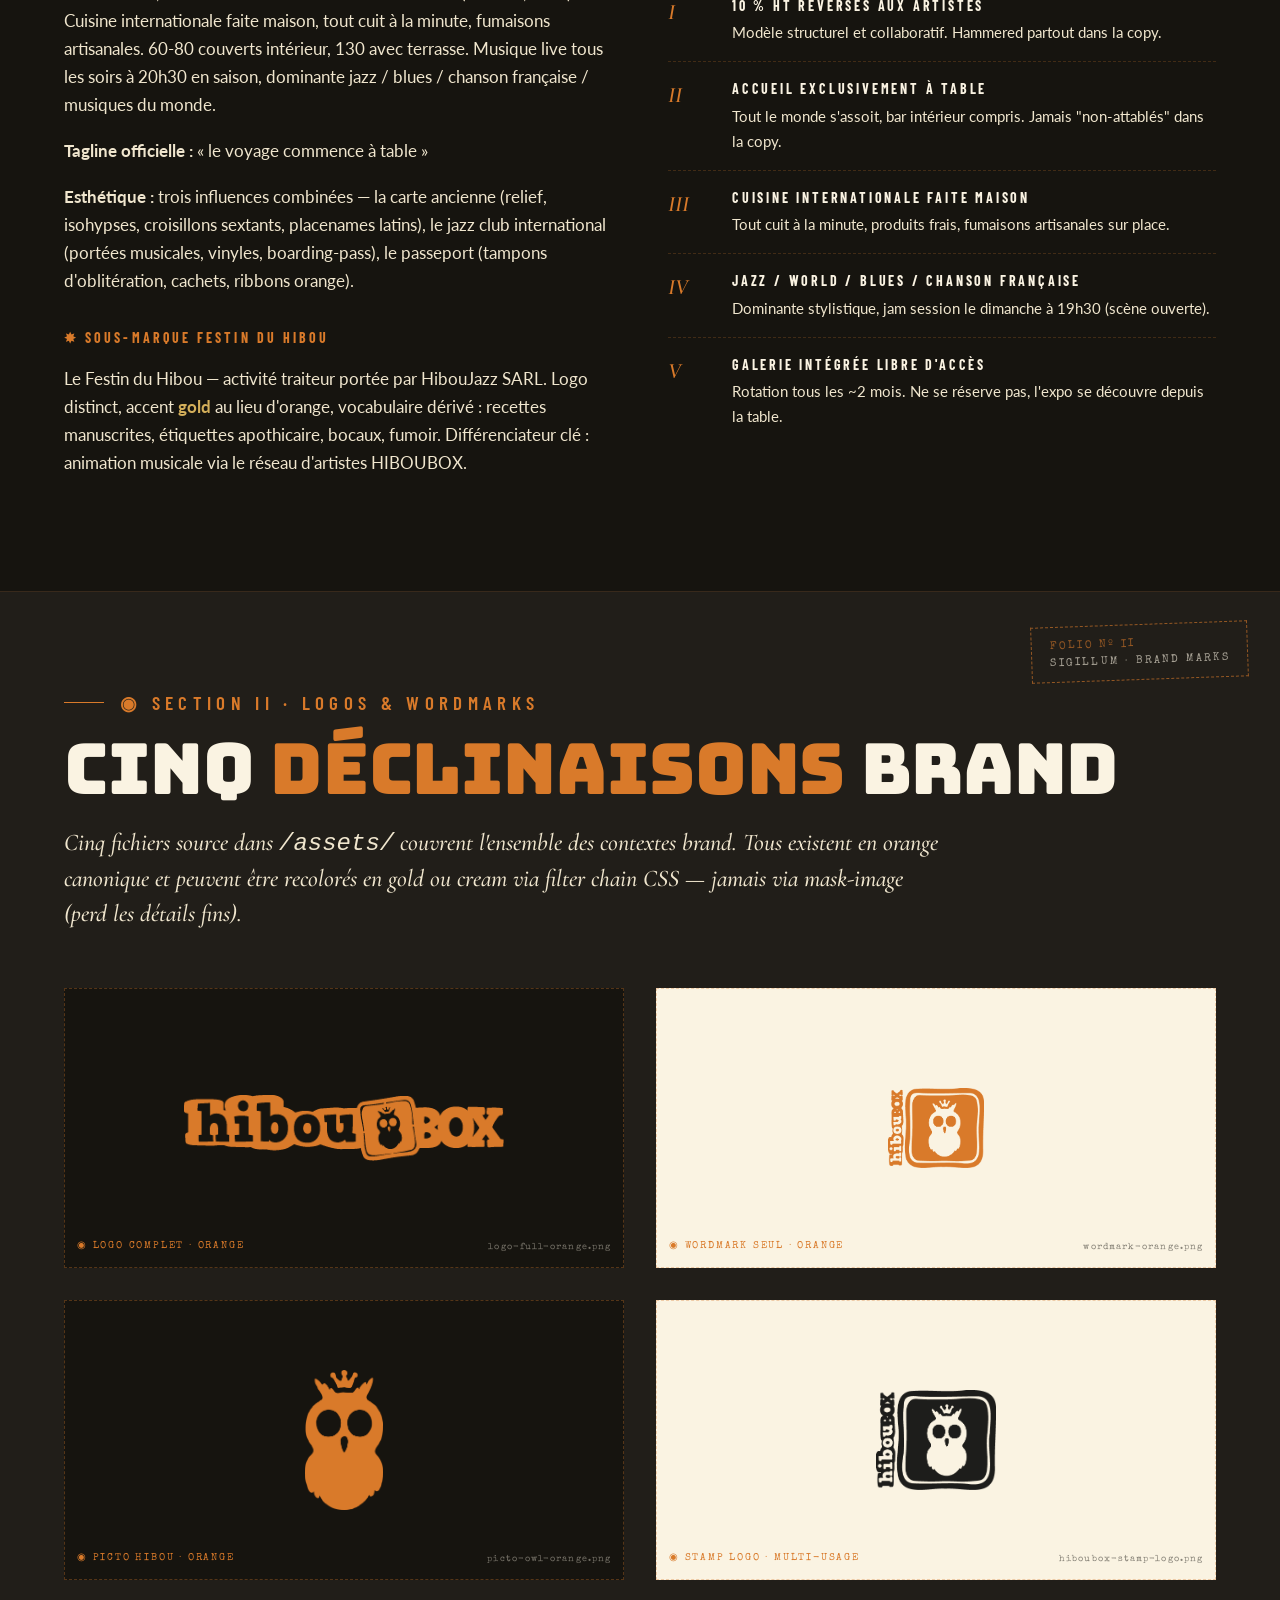
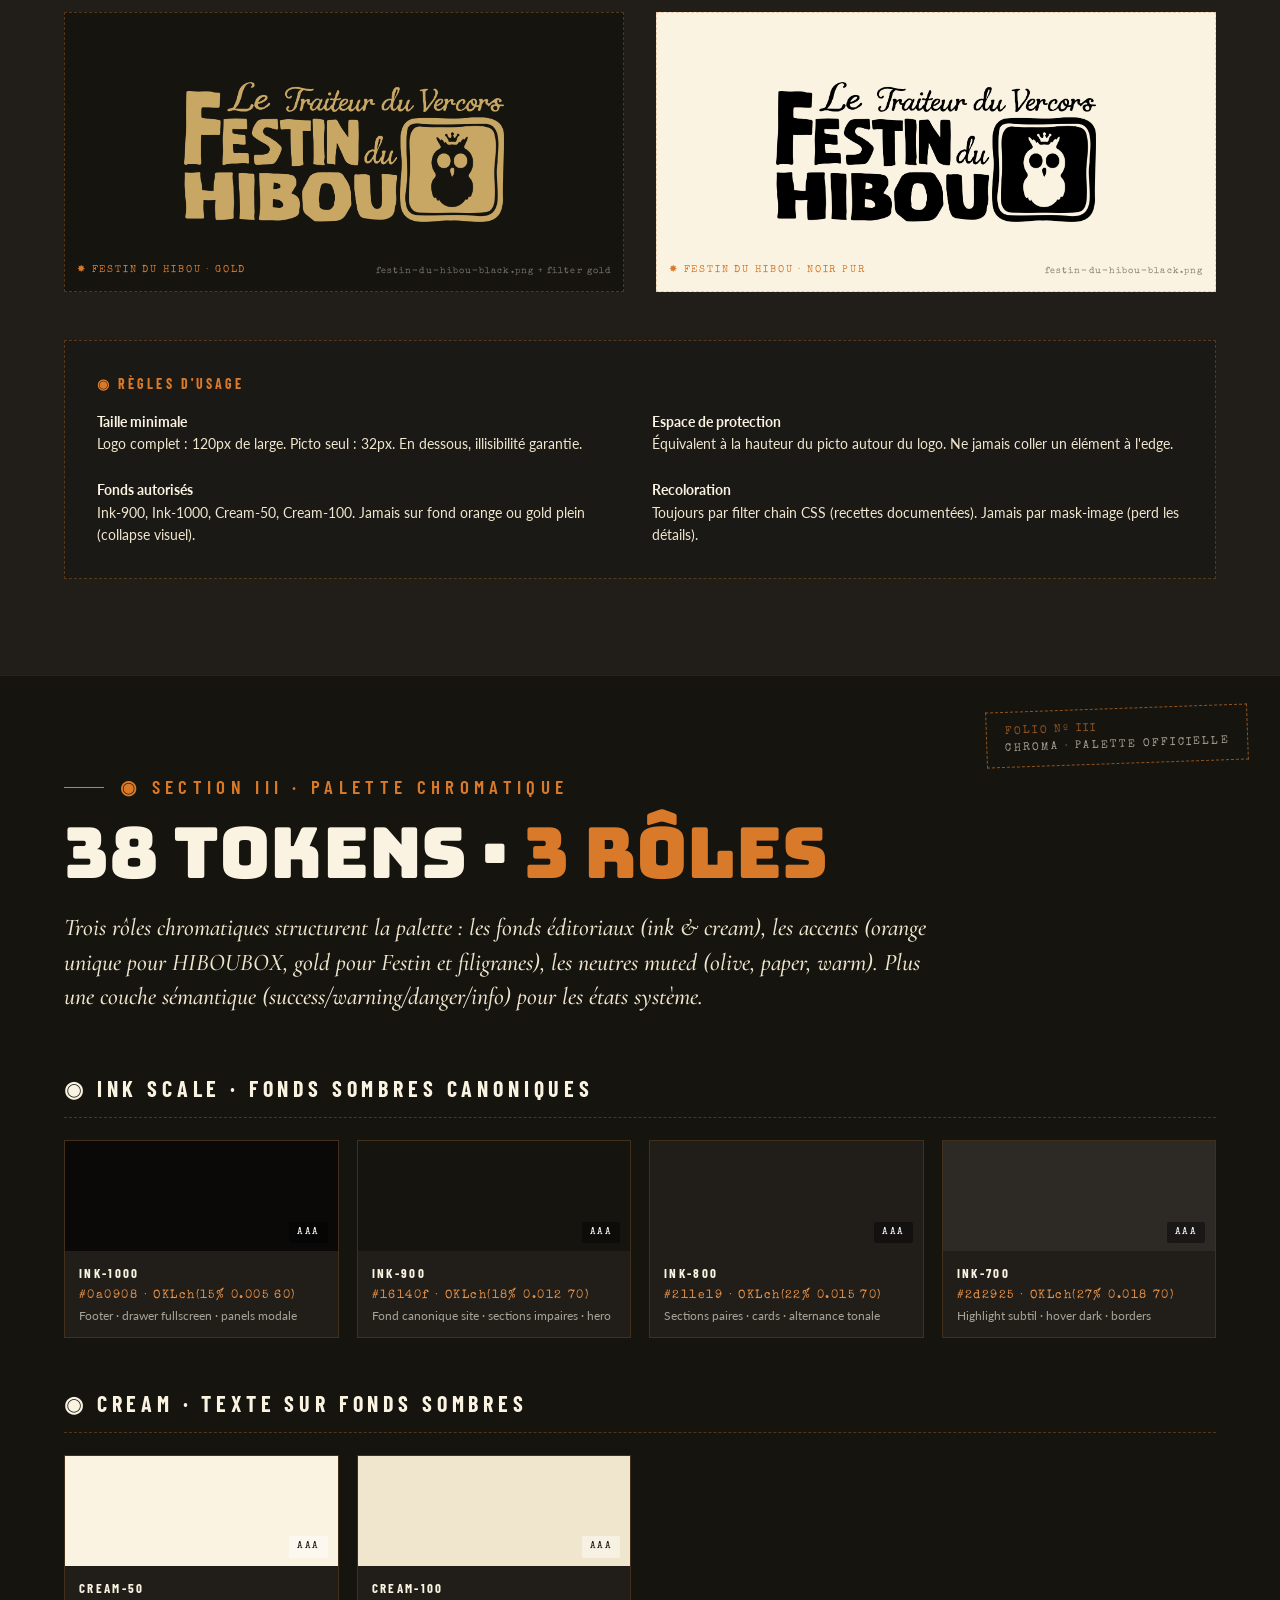
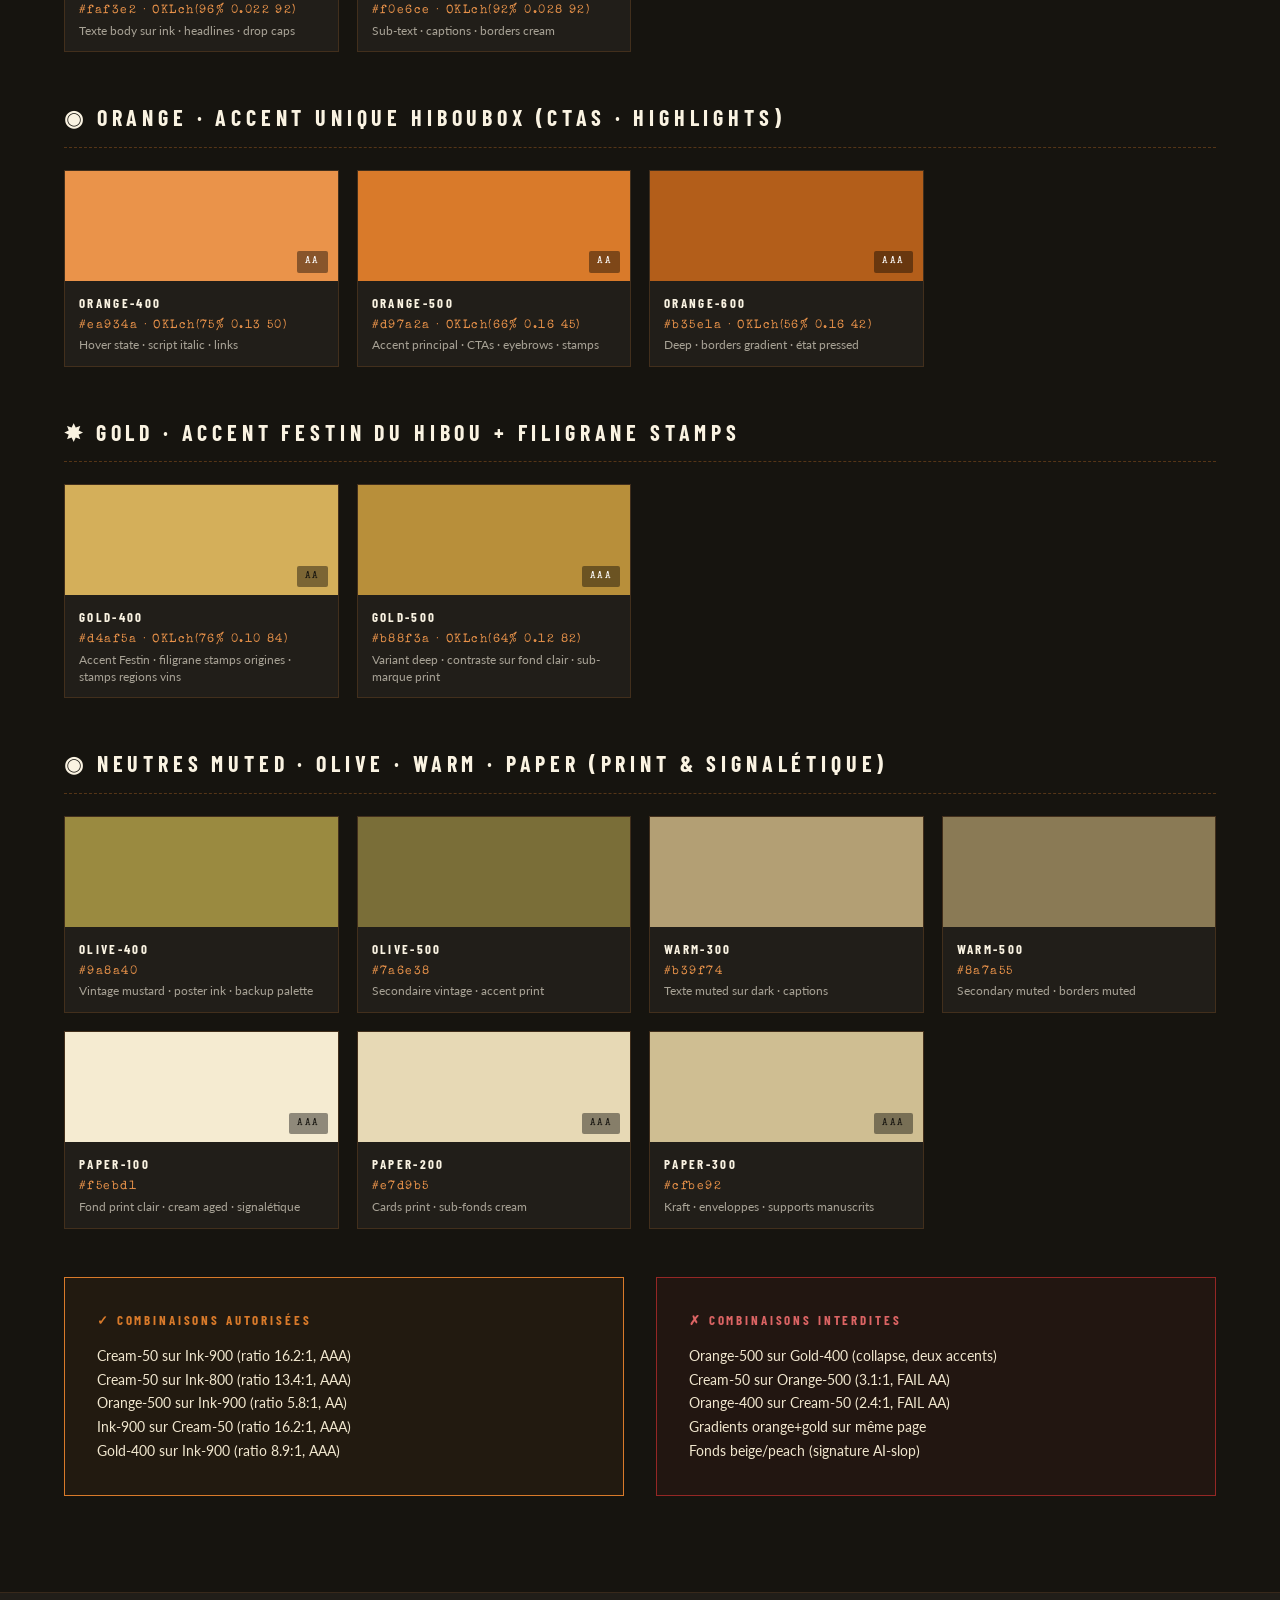
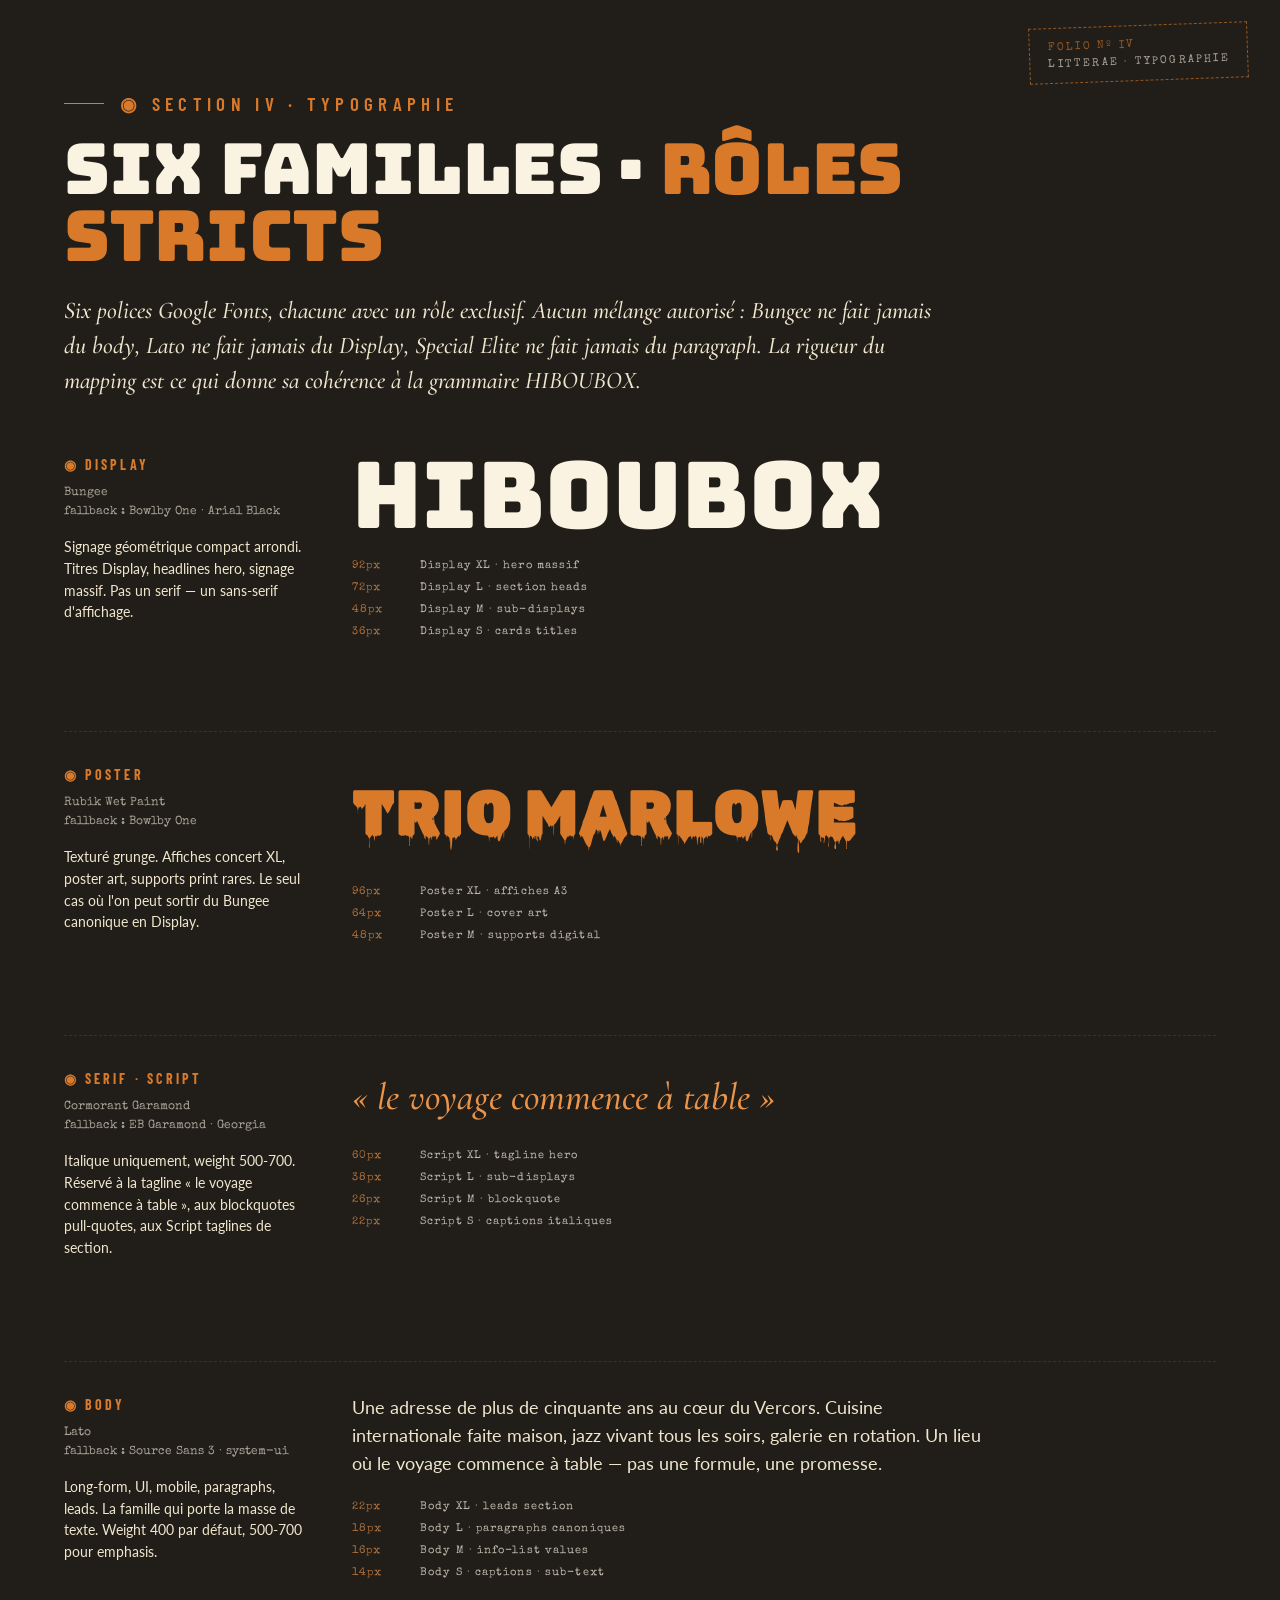
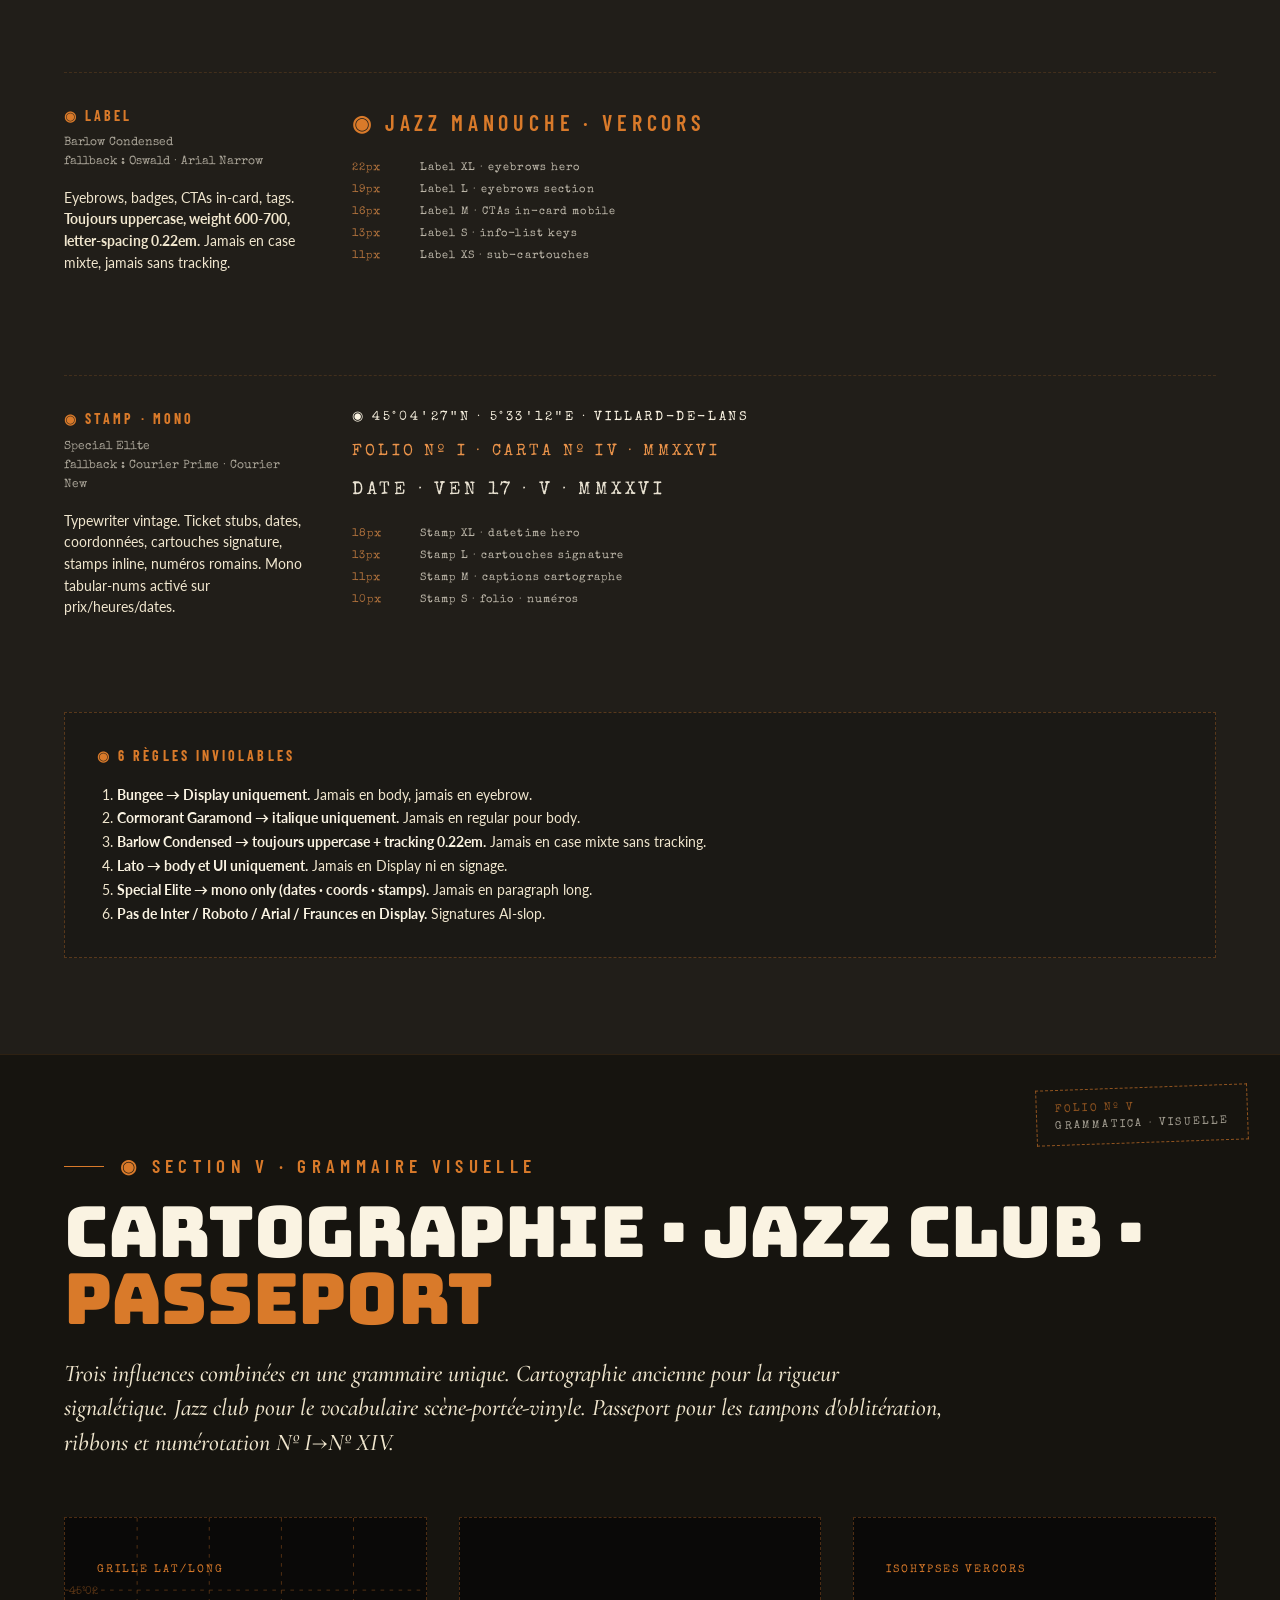
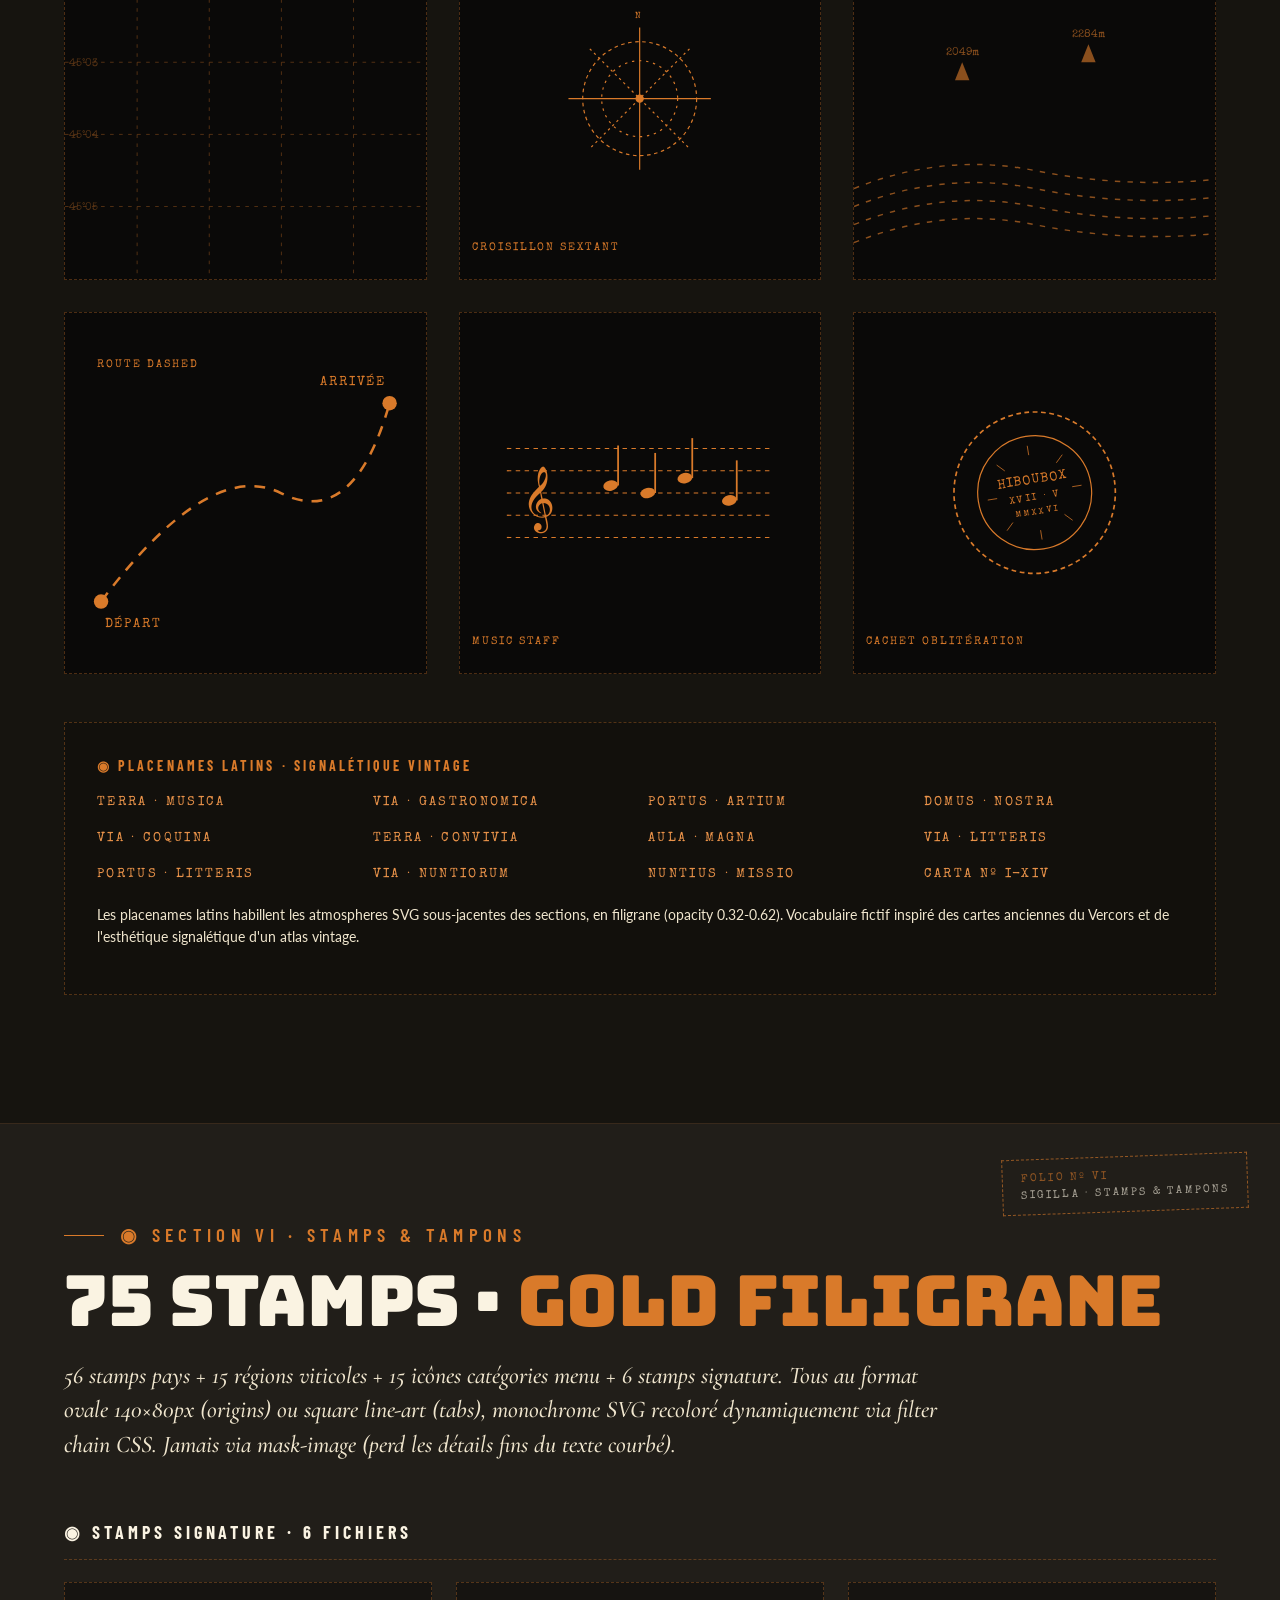
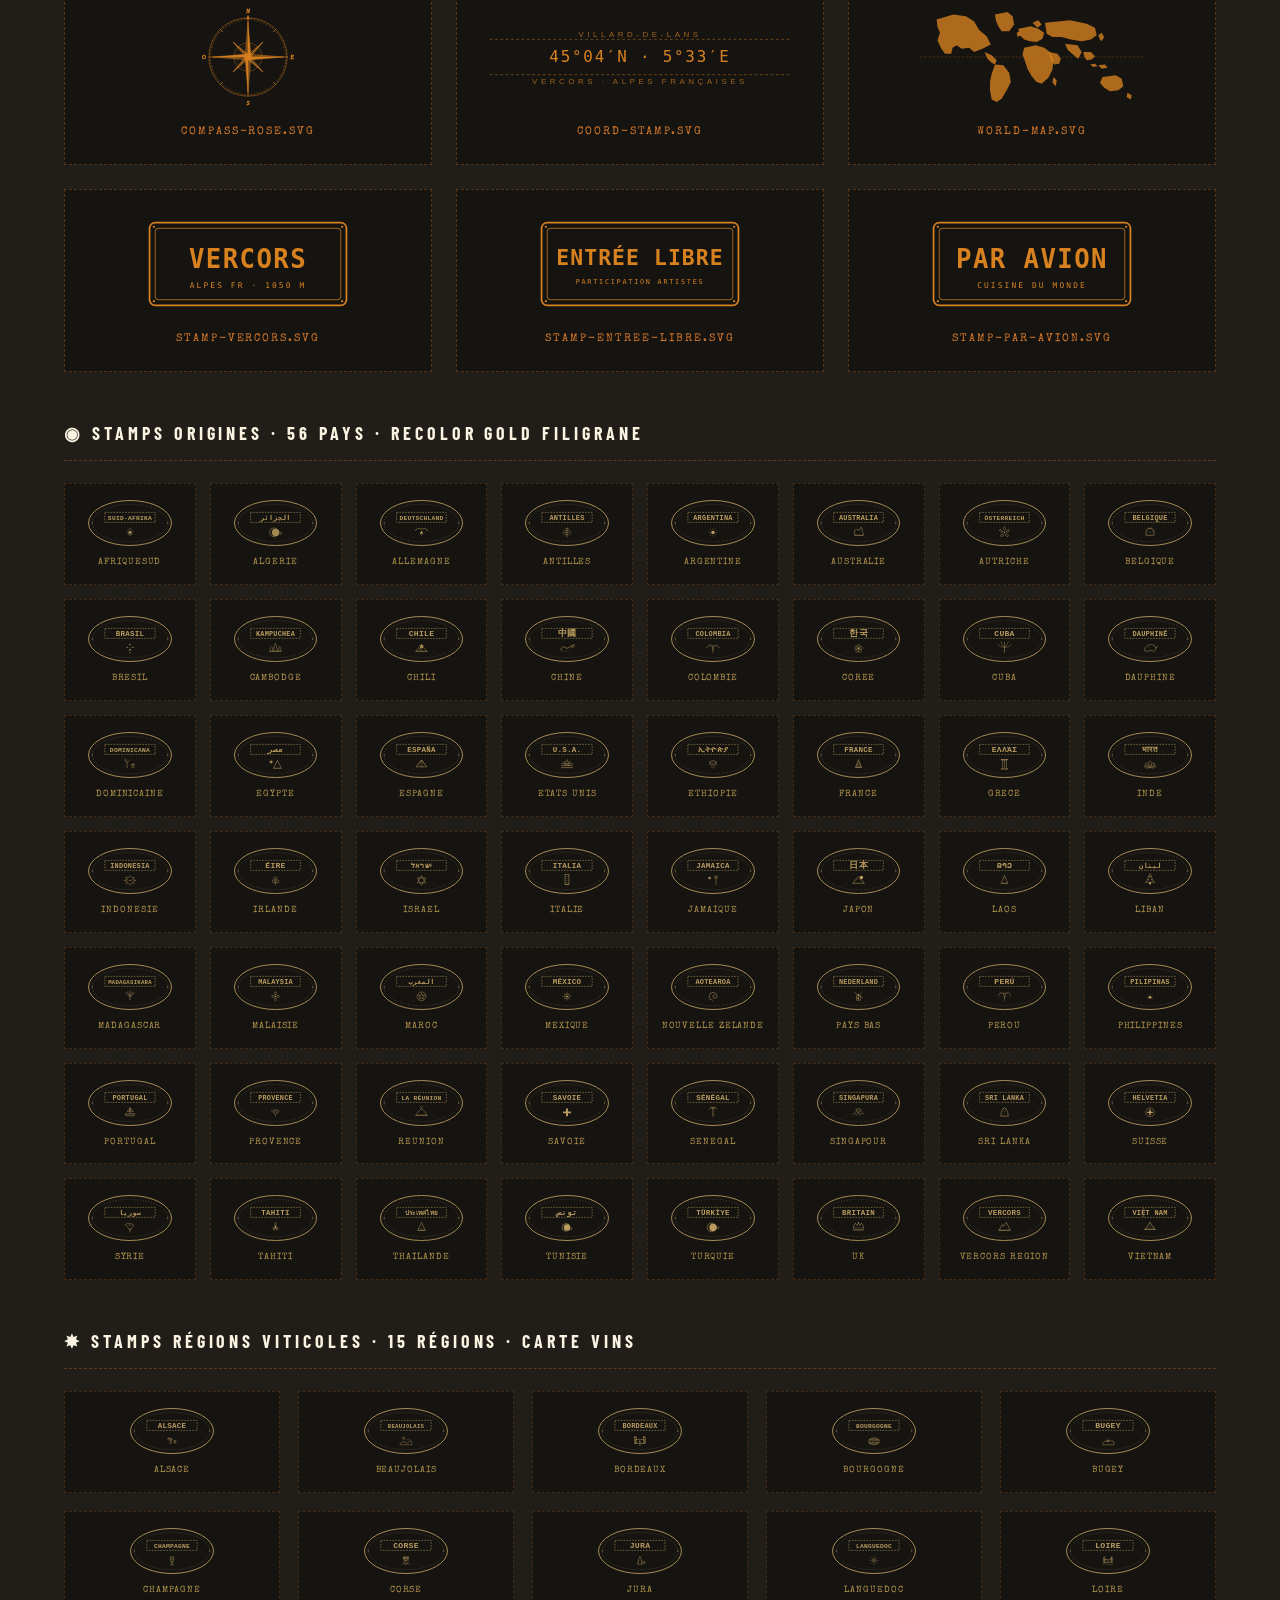
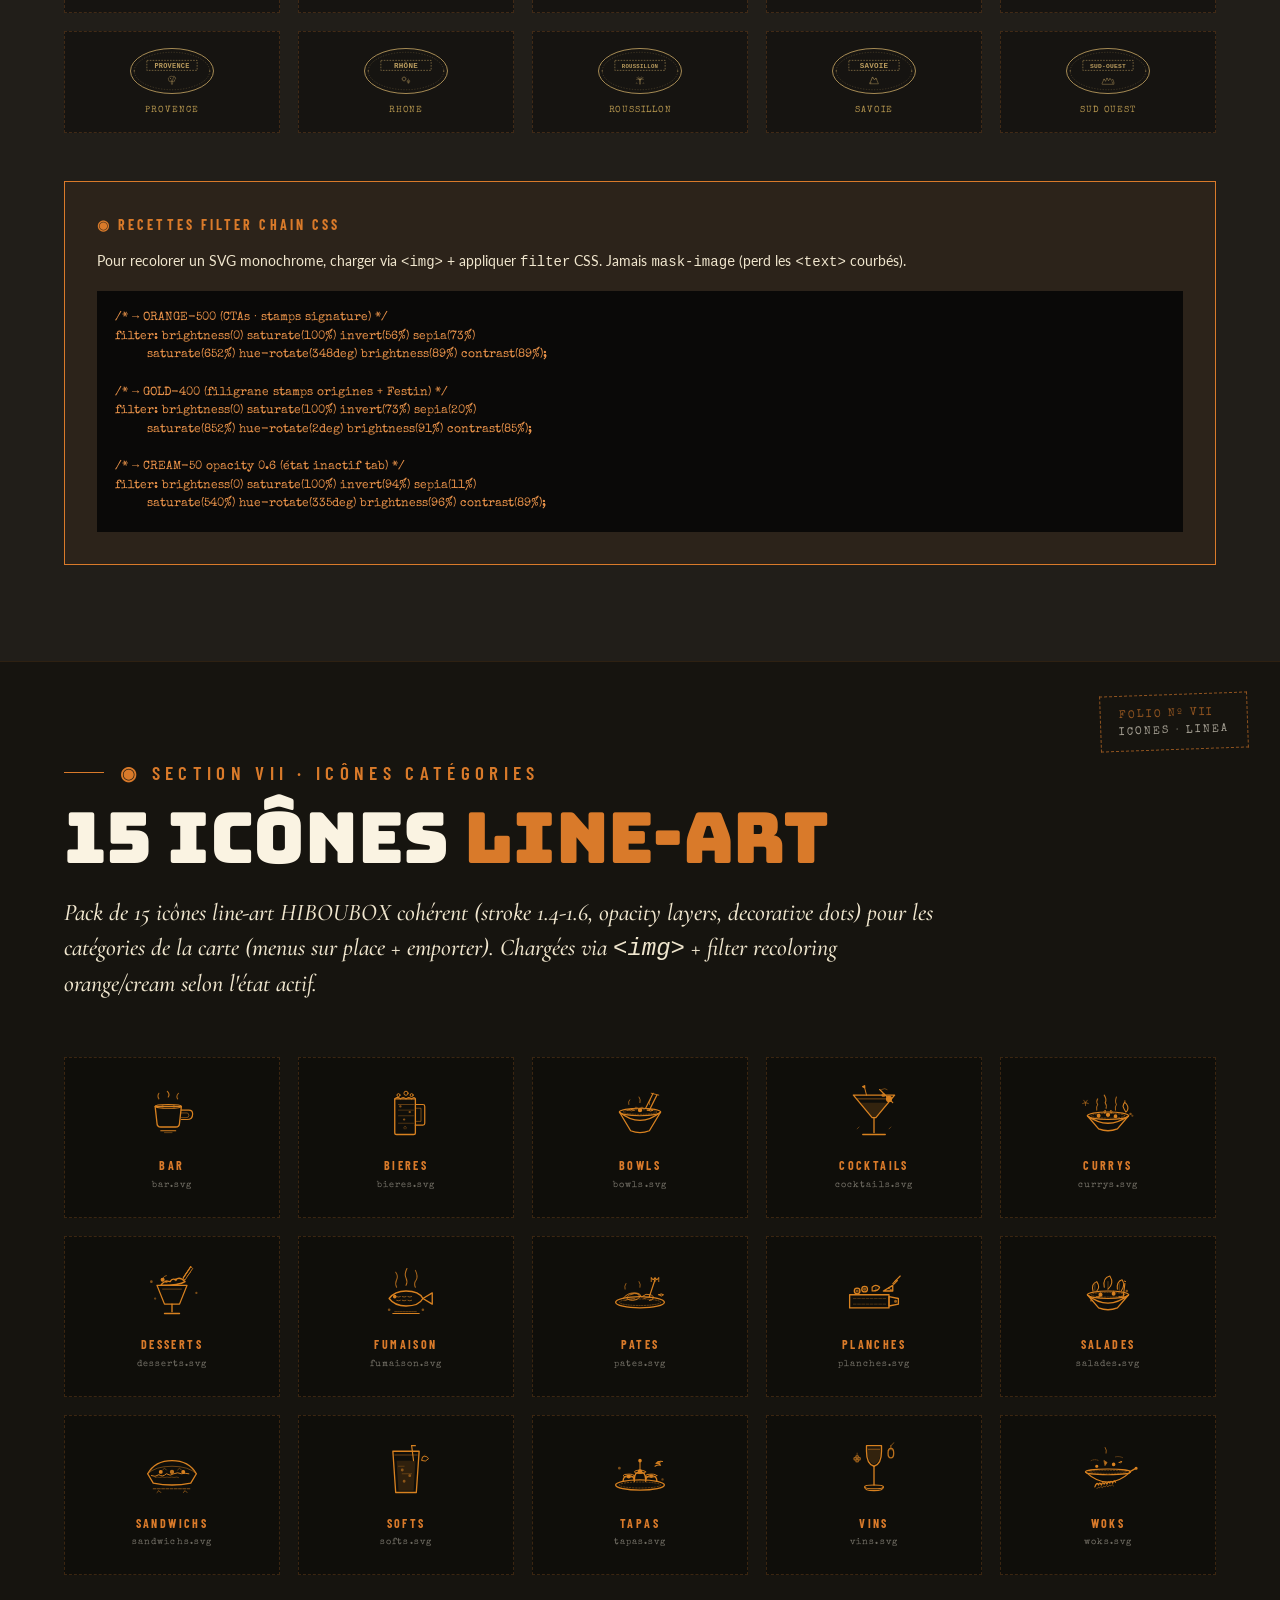
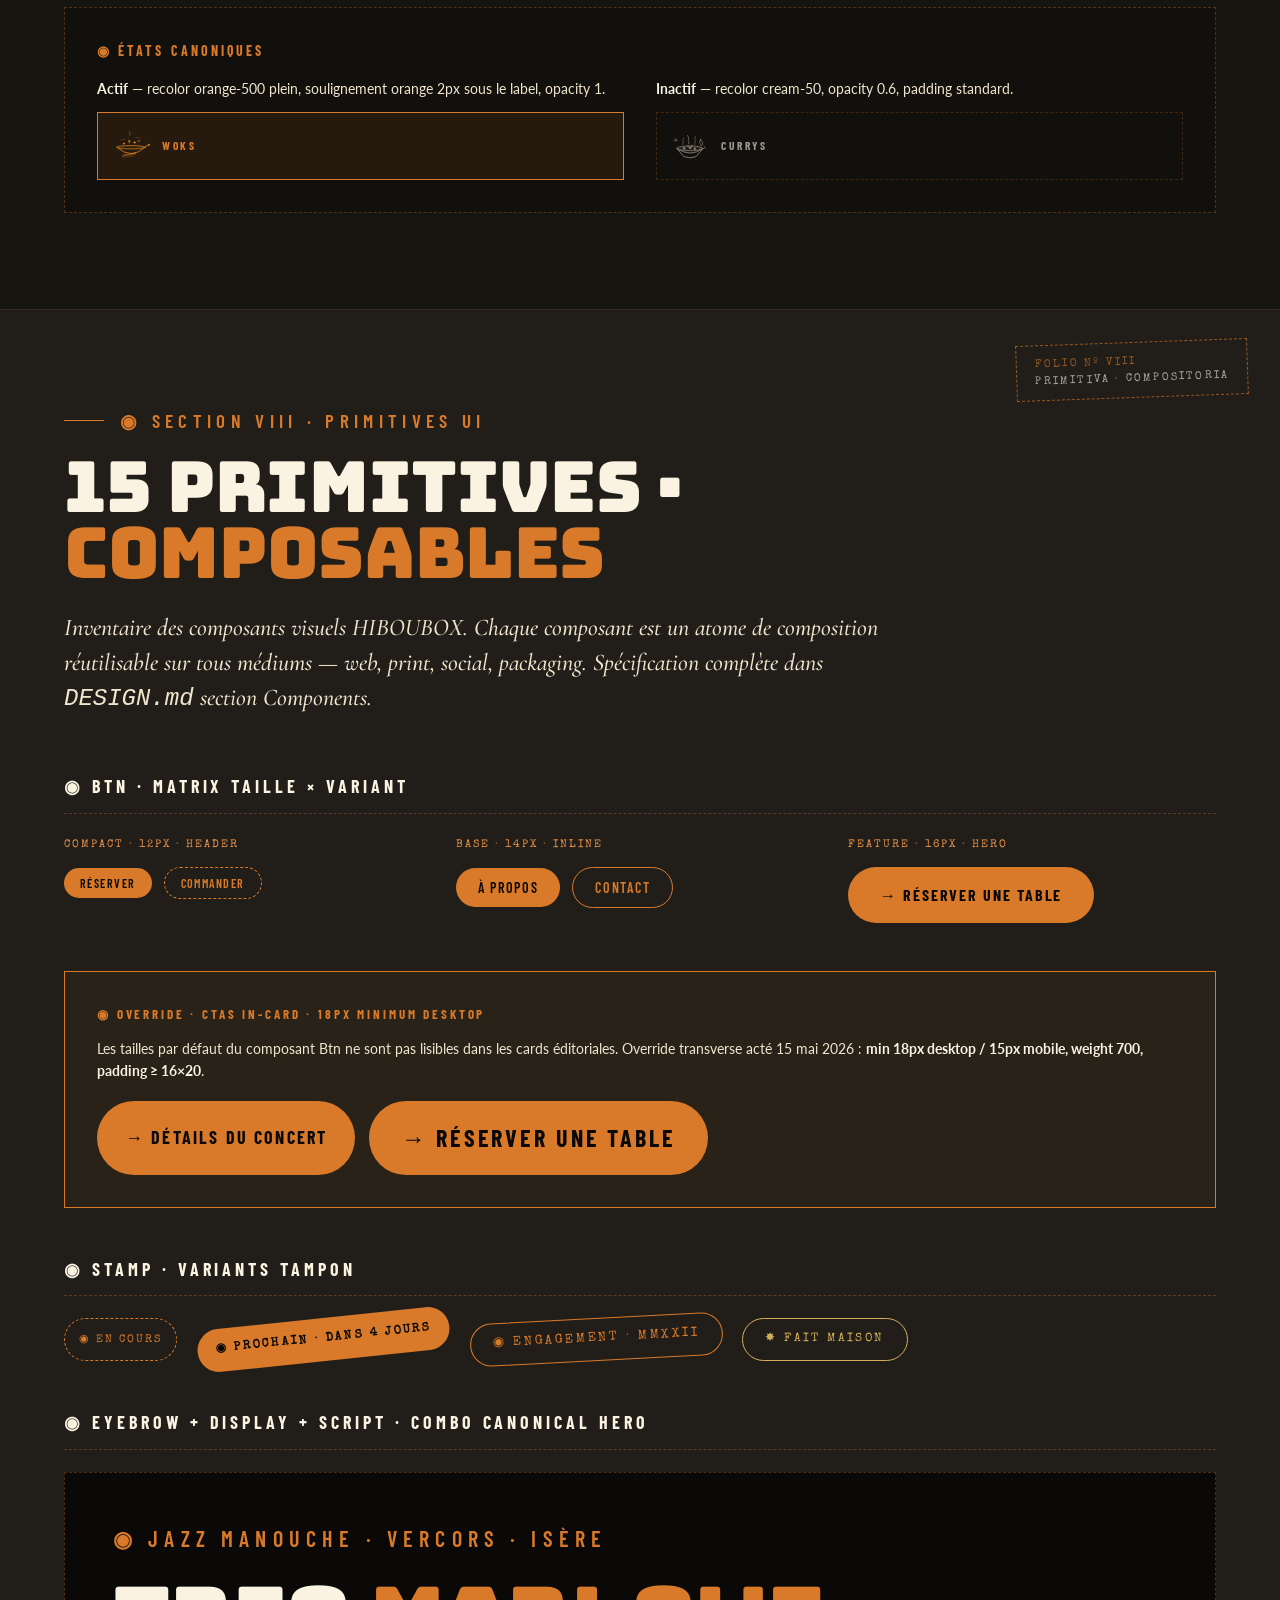
<file: hiboubox-od/preview/brand-showcase.html>
<!doctype html>
<html lang="fr">
<head>
<meta charset="utf-8" />
<meta name="viewport" content="width=device-width, initial-scale=1" />
<title>HIBOUBOX · Brand Showcase</title>
<link rel="preconnect" href="https://fonts.googleapis.com" />
<link rel="preconnect" href="https://fonts.gstatic.com" crossorigin />
<link href="https://fonts.googleapis.com/css2?family=Bungee&family=Bowlby+One&family=Rubik+Wet+Paint&family=Cormorant+Garamond:ital,wght@0,400;0,500;0,600;0,700;1,400;1,500;1,600;1,700&family=Lato:wght@300;400;500;600;700;900&family=Barlow+Condensed:wght@300;400;500;600;700;800&family=Special+Elite&display=swap" rel="stylesheet" />
<style>
/* =============================================================
   HIBOUBOX · BRAND SHOWCASE · single-file standalone
   ============================================================= */

/* --- Tokens (mirror of DESIGN.md front matter) --- */
:root {
  /* Ink scale */
  --ink-1000: #0a0908;
  --ink-900:  #16140f;
  --ink-800:  #211e19;
  --ink-700:  #2d2925;

  /* Cream */
  --cream-50:  #faf3e2;
  --cream-100: #f0e6ce;

  /* Orange (accent unique CTAs) */
  --orange-400: #ea934a;
  --orange-500: #d97a2a;
  --orange-600: #b35e1a;

  /* Gold (filigrane stamps + Festin) */
  --gold-400: #d4af5a;
  --gold-500: #b88f3a;

  /* Olive (vintage mustard, poster ink) */
  --olive-400: #9a8a40;
  --olive-500: #7a6e38;
  --olive-600: #5f562b;

  /* Paper (cream aged, kraft) */
  --paper-100: #f5ebd1;
  --paper-200: #e7d9b5;
  --paper-300: #cfbe92;

  /* Warm muted */
  --warm-300: #b39f74;
  --warm-500: #8a7a55;

  /* Fonts */
  --font-display: "Bungee", "Bowlby One", "Ultra", "Arial Black", sans-serif;
  --font-poster:  "Rubik Wet Paint", "Bowlby One", "Arial Black", sans-serif;
  --font-serif:   "Cormorant Garamond", "EB Garamond", Georgia, serif;
  --font-body:    "Lato", "Source Sans 3", -apple-system, BlinkMacSystemFont, "Segoe UI", system-ui, sans-serif;
  --font-label:   "Barlow Condensed", "Oswald", "Arial Narrow", sans-serif;
  --font-stamp:   "Special Elite", "Courier Prime", "Courier New", monospace;

  /* Recipes for SVG recolor via filter chain */
  --filter-orange: brightness(0) saturate(100%) invert(56%) sepia(73%) saturate(652%) hue-rotate(348deg) brightness(89%) contrast(89%);
  --filter-gold:   brightness(0) saturate(100%) invert(73%) sepia(20%) saturate(852%) hue-rotate(2deg) brightness(91%) contrast(85%);
  --filter-cream:  brightness(0) saturate(100%) invert(94%) sepia(11%) saturate(540%) hue-rotate(335deg) brightness(96%) contrast(89%);
}

/* --- Reset --- */
*, *::before, *::after { box-sizing: border-box; }
html, body { margin: 0; padding: 0; }
html { scroll-behavior: smooth; }
body {
  background: var(--ink-900);
  color: var(--cream-50);
  font-family: var(--font-body);
  font-size: 16px;
  line-height: 1.55;
  font-weight: 400;
  -webkit-font-smoothing: antialiased;
  text-rendering: optimizeLegibility;
}

img { display: block; max-width: 100%; height: auto; }
a { color: var(--orange-400); text-decoration: none; }
a:hover { color: var(--orange-500); }

/* =============================================================
   NAVIGATION STICKY
   ============================================================= */
.bs-nav {
  position: sticky; top: 0; z-index: 100;
  background: rgba(10, 9, 8, 0.92);
  backdrop-filter: blur(8px);
  border-bottom: 1px solid rgba(217, 122, 42, 0.22);
  padding: 14px 32px;
}
.bs-nav-inner {
  max-width: 1440px; margin: 0 auto;
  display: flex; align-items: center; justify-content: space-between;
  gap: 24px;
}
.bs-nav-brand {
  display: flex; align-items: center; gap: 12px;
  font-family: var(--font-stamp); font-size: 12px;
  letter-spacing: 0.22em; text-transform: uppercase;
  color: var(--cream-50);
}
.bs-nav-brand .dot { width: 8px; height: 8px; background: var(--orange-500); border-radius: 50%; }
.bs-nav-brand .badge { color: var(--orange-400); }
.bs-nav-links {
  display: flex; gap: 22px; flex-wrap: wrap; list-style: none; padding: 0; margin: 0;
}
.bs-nav-links a {
  font-family: var(--font-label); font-size: 12px;
  font-weight: 600; letter-spacing: 0.16em; text-transform: uppercase;
  color: var(--cream-50); opacity: 0.72; transition: opacity .2s, color .2s;
}
.bs-nav-links a:hover { opacity: 1; color: var(--orange-400); }

/* =============================================================
   HERO
   ============================================================= */
.bs-hero {
  position: relative;
  min-height: 100vh;
  padding: 80px 64px 96px;
  background: var(--ink-900);
  overflow: hidden;
  display: flex; flex-direction: column; justify-content: center;
}
.bs-hero-deco {
  position: absolute; inset: 0;
  pointer-events: none;
  opacity: 0.4;
}
.bs-hero-deco svg { width: 100%; height: 100%; }
.bs-hero-inner {
  position: relative; z-index: 2;
  max-width: 1280px; margin: 0 auto; width: 100%;
}
.bs-hero-coord {
  font-family: var(--font-stamp); font-size: 13px;
  color: var(--orange-400); letter-spacing: 0.18em;
  margin-bottom: 24px;
  display: flex; align-items: center; gap: 12px;
}
.bs-hero-coord::before {
  content: ""; width: 60px; height: 1px; background: var(--orange-500);
}
.bs-hero-eyebrow {
  font-family: var(--font-label); font-size: 22px;
  color: var(--orange-500); letter-spacing: 0.28em; text-transform: uppercase;
  font-weight: 600; margin-bottom: 28px;
}
.bs-hero-display {
  font-family: var(--font-display);
  font-size: clamp(64px, 9vw, 124px);
  line-height: 0.9; letter-spacing: -0.01em;
  color: var(--cream-50);
  margin: 0 0 32px;
  font-weight: 400;
  text-wrap: balance;
}
.bs-hero-display .accent { color: var(--orange-500); }
.bs-hero-script {
  font-family: var(--font-serif);
  font-style: italic; font-weight: 500;
  font-size: clamp(28px, 3.5vw, 48px);
  color: var(--orange-400);
  margin: 0 0 48px;
  line-height: 1.2;
}
.bs-hero-lead {
  font-family: var(--font-body);
  font-size: 20px; line-height: 1.55; max-width: 720px;
  color: var(--cream-100); font-weight: 400;
  margin-bottom: 56px;
}
.bs-hero-cartouche {
  display: inline-flex; flex-direction: column;
  border: 1.5px solid var(--orange-500);
  padding: 14px 28px;
  position: relative;
}
.bs-hero-cartouche::before, .bs-hero-cartouche::after {
  content: ""; position: absolute;
  width: 14px; height: 14px;
  border: 1px dashed var(--orange-500);
  border-radius: 50%;
}
.bs-hero-cartouche::before { top: -8px; left: -8px; }
.bs-hero-cartouche::after { bottom: -8px; right: -8px; }
.bs-hero-cartouche .t {
  font-family: var(--font-stamp); font-size: 14px;
  letter-spacing: 0.22em; color: var(--orange-500);
}
.bs-hero-cartouche .s {
  font-family: var(--font-stamp); font-size: 11px;
  letter-spacing: 0.18em; color: var(--cream-50);
  opacity: 0.62; margin-top: 4px;
}

/* =============================================================
   SECTIONS génériques
   ============================================================= */
section.bs-section {
  position: relative;
  padding: 96px 64px;
  border-top: 1px solid rgba(217, 122, 42, 0.12);
}
.bs-section.alt { background: var(--ink-800); }
.bs-section-inner { max-width: 1440px; margin: 0 auto; }

.bs-section-eyebrow {
  font-family: var(--font-label); font-size: 19px;
  color: var(--orange-500); letter-spacing: 0.28em; text-transform: uppercase;
  font-weight: 600; margin-bottom: 18px;
  display: flex; align-items: center; gap: 16px;
}
.bs-section-eyebrow::before {
  content: ""; width: 40px; height: 1px; background: var(--orange-500);
}
.bs-section-display {
  font-family: var(--font-display);
  font-size: clamp(40px, 5.5vw, 72px);
  line-height: 0.95; letter-spacing: -0.005em;
  color: var(--cream-50);
  margin: 0 0 24px;
  font-weight: 400;
}
.bs-section-display .accent { color: var(--orange-500); }
.bs-section-lead {
  font-family: var(--font-serif);
  font-style: italic; font-weight: 500;
  font-size: 24px; max-width: 880px;
  color: var(--cream-100);
  margin: 0 0 56px;
  line-height: 1.45;
}

.bs-section-cartouche {
  position: absolute; top: 32px; right: 32px;
  display: inline-flex; flex-direction: column;
  padding: 10px 18px;
  border: 1px dashed var(--orange-500);
  font-family: var(--font-stamp);
  font-size: 11px; letter-spacing: 0.20em; text-transform: uppercase;
  color: var(--cream-50); opacity: 0.62;
  transform: rotate(-2deg);
}
.bs-section-cartouche .t { color: var(--orange-500); }

/* =============================================================
   1 · IDENTITÉ
   ============================================================= */
.bs-identity-grid {
  display: grid; grid-template-columns: 1fr 1fr; gap: 56px;
}
.bs-identity-col h3 {
  font-family: var(--font-label); font-size: 14px;
  color: var(--orange-500); letter-spacing: 0.22em; text-transform: uppercase;
  font-weight: 700; margin: 0 0 16px;
}
.bs-identity-col p {
  font-family: var(--font-body); font-size: 17px;
  line-height: 1.65; color: var(--cream-100);
  margin: 0 0 18px;
}
.bs-identity-values {
  list-style: none; padding: 0; margin: 0;
}
.bs-identity-values li {
  display: flex; gap: 16px;
  padding: 16px 0;
  border-bottom: 1px dashed rgba(217, 122, 42, 0.22);
}
.bs-identity-values li:last-child { border-bottom: none; }
.bs-identity-values .roman {
  font-family: var(--font-serif); font-style: italic;
  font-size: 22px; color: var(--orange-500);
  min-width: 48px;
  font-weight: 600;
}
.bs-identity-values .body {
  flex: 1;
}
.bs-identity-values .body strong {
  font-family: var(--font-label); font-size: 14px;
  color: var(--cream-50); letter-spacing: 0.20em; text-transform: uppercase;
  font-weight: 700; display: block; margin-bottom: 4px;
}
.bs-identity-values .body span {
  font-family: var(--font-body); font-size: 15px;
  color: var(--cream-100); line-height: 1.55;
}

/* =============================================================
   2 · LOGOS
   ============================================================= */
.bs-logos-grid {
  display: grid; grid-template-columns: repeat(2, 1fr);
  gap: 32px;
}
.bs-logo-card {
  position: relative;
  border: 1px dashed rgba(217, 122, 42, 0.32);
  padding: 48px 32px;
  background: var(--ink-900);
  display: flex; flex-direction: column;
  align-items: center; justify-content: center;
  min-height: 280px;
}
.bs-logo-card.on-cream { background: var(--cream-50); }
.bs-logo-card img { max-height: 120px; max-width: 320px; object-fit: contain; }
.bs-logo-card .label {
  position: absolute; bottom: 12px; left: 12px;
  font-family: var(--font-stamp); font-size: 10px;
  letter-spacing: 0.18em; text-transform: uppercase;
  color: var(--orange-500);
}
.bs-logo-card .filename {
  position: absolute; bottom: 12px; right: 12px;
  font-family: var(--font-stamp); font-size: 9px;
  letter-spacing: 0.12em;
  color: var(--cream-50); opacity: 0.42;
}
.bs-logo-card.on-cream .filename { color: var(--ink-900); opacity: 0.5; }

/* Logo full Festin gold demo */
.bs-logo-festin {
  filter: var(--filter-gold);
}

/* =============================================================
   3 · PALETTE CHROMATIQUE
   ============================================================= */
.bs-palette-group { margin-bottom: 48px; }
.bs-palette-group h3 {
  font-family: var(--font-label); font-size: 22px;
  color: var(--cream-50); letter-spacing: 0.22em; text-transform: uppercase;
  font-weight: 700; margin: 0 0 22px;
  padding-bottom: 12px;
  border-bottom: 1px dashed rgba(217, 122, 42, 0.32);
}
.bs-swatches {
  display: grid; grid-template-columns: repeat(auto-fill, minmax(220px, 1fr));
  gap: 18px;
}
.bs-swatch {
  border: 1px solid rgba(217, 122, 42, 0.18);
  overflow: hidden;
  background: var(--ink-800);
}
.bs-swatch-color {
  height: 110px;
  position: relative;
}
.bs-swatch-color .check {
  position: absolute; bottom: 8px; right: 10px;
  font-family: var(--font-stamp); font-size: 10px;
  letter-spacing: 0.14em;
  padding: 3px 8px;
  background: rgba(0, 0, 0, 0.42);
  color: white;
  border-radius: 2px;
}
.bs-swatch-meta {
  padding: 12px 14px;
}
.bs-swatch-meta .name {
  font-family: var(--font-label); font-size: 13px;
  color: var(--cream-50); letter-spacing: 0.18em; text-transform: uppercase;
  font-weight: 700; margin: 0 0 4px;
}
.bs-swatch-meta .hex {
  font-family: var(--font-stamp); font-size: 12px;
  color: var(--orange-400); letter-spacing: 0.12em;
  margin: 0 0 2px;
}
.bs-swatch-meta .usage {
  font-family: var(--font-body); font-size: 12px;
  color: var(--cream-50); opacity: 0.62; line-height: 1.4;
  margin: 0;
}

/* =============================================================
   4 · TYPOGRAPHIE
   ============================================================= */
.bs-type-stack {
  display: flex; flex-direction: column; gap: 56px;
}
.bs-type-row {
  display: grid; grid-template-columns: 240px 1fr; gap: 48px;
  padding: 32px 0;
  border-top: 1px dashed rgba(217, 122, 42, 0.18);
}
.bs-type-row:first-child { border-top: none; padding-top: 0; }
.bs-type-meta h4 {
  font-family: var(--font-label); font-size: 14px;
  color: var(--orange-500); letter-spacing: 0.22em; text-transform: uppercase;
  font-weight: 700; margin: 0 0 8px;
}
.bs-type-meta .family {
  font-family: var(--font-stamp); font-size: 12px;
  color: var(--cream-50); opacity: 0.62; line-height: 1.6;
  margin: 0 0 12px;
}
.bs-type-meta .role {
  font-family: var(--font-body); font-size: 14px; line-height: 1.55;
  color: var(--cream-100);
}
.bs-type-demo .sample-display { font-family: var(--font-display); font-size: 92px; line-height: 0.9; color: var(--cream-50); margin: 0 0 12px; }
.bs-type-demo .sample-poster  { font-family: var(--font-poster);  font-size: 64px; color: var(--orange-500); margin: 0 0 12px; }
.bs-type-demo .sample-serif   { font-family: var(--font-serif);   font-style: italic; font-weight: 500; font-size: 38px; color: var(--orange-400); margin: 0 0 12px; }
.bs-type-demo .sample-body    { font-family: var(--font-body);    font-size: 18px; line-height: 1.55; color: var(--cream-100); margin: 0 0 12px; max-width: 640px; }
.bs-type-demo .sample-label   { font-family: var(--font-label);   font-size: 22px; letter-spacing: 0.22em; text-transform: uppercase; font-weight: 600; color: var(--orange-500); margin: 0 0 12px; }
.bs-type-demo .sample-stamp   { font-family: var(--font-stamp);   font-size: 13px; letter-spacing: 0.20em; text-transform: uppercase; color: var(--cream-50); margin: 0 0 12px; }
.bs-type-demo .scale-table {
  margin-top: 18px;
  font-family: var(--font-stamp); font-size: 11px;
  color: var(--cream-50); opacity: 0.72; letter-spacing: 0.10em;
  line-height: 2;
}
.bs-type-demo .scale-table .row { display: flex; gap: 12px; }
.bs-type-demo .scale-table .row .size { color: var(--orange-400); min-width: 56px; }
</style>
</head>
<body>

<!-- =============================================================
     NAVIGATION
     ============================================================= -->
<nav class="bs-nav">
  <div class="bs-nav-inner">
    <div class="bs-nav-brand">
      <span class="dot"></span>
      <span>HIBOUBOX · BRAND BOOK</span>
      <span class="badge">v1.0 · MMXXVI</span>
    </div>
    <ul class="bs-nav-links">
      <li><a href="#identite">Identité</a></li>
      <li><a href="#logos">Logos</a></li>
      <li><a href="#palette">Palette</a></li>
      <li><a href="#typographie">Typographie</a></li>
      <li><a href="#grammaire">Grammaire</a></li>
      <li><a href="#stamps">Stamps</a></li>
      <li><a href="#icones">Icônes</a></li>
      <li><a href="#primitives">Primitives</a></li>
      <li><a href="#compositions">Compositions</a></li>
      <li><a href="#dosdonts">Do/Don't</a></li>
      <li><a href="#templates">Templates</a></li>
      <li><a href="#festin">Festin</a></li>
    </ul>
  </div>
</nav>

<!-- =============================================================
     HERO
     ============================================================= -->
<header class="bs-hero">
  <div class="bs-hero-deco" aria-hidden="true">
    <svg viewBox="0 0 1440 900" preserveAspectRatio="xMidYMid slice">
      <!-- Grille lat/long -->
      <g stroke="rgba(217,122,42,0.18)" stroke-width="0.8" fill="none">
        <line x1="0" y1="180" x2="1440" y2="180" stroke-dasharray="2 4" />
        <line x1="0" y1="360" x2="1440" y2="360" stroke-dasharray="2 4" />
        <line x1="0" y1="540" x2="1440" y2="540" stroke-dasharray="2 4" />
        <line x1="0" y1="720" x2="1440" y2="720" stroke-dasharray="2 4" />
        <line x1="288" y1="0" x2="288" y2="900" stroke-dasharray="2 4" />
        <line x1="576" y1="0" x2="576" y2="900" stroke-dasharray="2 4" />
        <line x1="864" y1="0" x2="864" y2="900" stroke-dasharray="2 4" />
        <line x1="1152" y1="0" x2="1152" y2="900" stroke-dasharray="2 4" />
      </g>
      <!-- Croisillons sextant -->
      <g stroke="rgba(217,122,42,0.42)" stroke-width="1" fill="none">
        <g transform="translate(288 180)">
          <line x1="-8" y1="0" x2="8" y2="0" /><line x1="0" y1="-8" x2="0" y2="8" />
          <circle r="4" />
        </g>
        <g transform="translate(1152 180)">
          <line x1="-8" y1="0" x2="8" y2="0" /><line x1="0" y1="-8" x2="0" y2="8" />
          <circle r="4" />
        </g>
        <g transform="translate(288 720)">
          <line x1="-8" y1="0" x2="8" y2="0" /><line x1="0" y1="-8" x2="0" y2="8" />
          <circle r="4" />
        </g>
        <g transform="translate(1152 720)">
          <line x1="-8" y1="0" x2="8" y2="0" /><line x1="0" y1="-8" x2="0" y2="8" />
          <circle r="4" />
        </g>
      </g>
      <!-- Isohypses Vercors -->
      <g stroke="rgba(217,122,42,0.22)" stroke-width="1" fill="none" stroke-dasharray="3 4">
        <path d="M 100 700 Q 400 600 720 640 T 1340 660" />
        <path d="M 120 740 Q 420 640 720 680 T 1340 700" />
        <path d="M 140 780 Q 440 680 720 720 T 1340 740" />
      </g>
      <!-- Route principale dashed bezier -->
      <path d="M 80 820 Q 360 680 720 740 T 1360 580" stroke="rgba(217,122,42,0.62)" stroke-width="1.4" stroke-dasharray="6 5" fill="none" />
      <!-- Placenames latins -->
      <g font-family="Special Elite, monospace" font-size="11" fill="rgba(217,122,42,0.62)" letter-spacing="2">
        <text x="220" y="445">TERRA · MUSICA</text>
        <text x="640" y="280">VIA · GASTRONOMICA</text>
        <text x="1020" y="495">PORTUS · ARTIUM</text>
      </g>
      <!-- Rose des vents miniature -->
      <g transform="translate(1300 740)" stroke="rgba(217,122,42,0.62)" fill="none" stroke-width="1">
        <circle r="28" stroke-dasharray="3 3" />
        <line x1="0" y1="-28" x2="0" y2="28" />
        <line x1="-28" y1="0" x2="28" y2="0" />
        <line x1="-20" y1="-20" x2="20" y2="20" stroke-dasharray="2 3" />
        <line x1="20" y1="-20" x2="-20" y2="20" stroke-dasharray="2 3" />
        <polygon points="0,-22 -4,0 0,22 4,0" fill="rgba(217,122,42,0.62)" />
        <text x="0" y="-38" text-anchor="middle" font-family="Special Elite, monospace" font-size="10" fill="rgba(217,122,42,0.62)">N</text>
      </g>
    </svg>
  </div>
  <div class="bs-hero-inner">
    <div class="bs-hero-coord">◉ 45°04′27″N · 5°33′12″E · VILLARD-DE-LANS</div>
    <div class="bs-hero-eyebrow">◉ CHARTE GRAPHIQUE · MMXXVI</div>
    <h1 class="bs-hero-display">HIBOU<span class="accent">BOX</span><br/>BRAND<br/>SHOWCASE</h1>
    <p class="bs-hero-script">« le voyage commence à table »</p>
    <p class="bs-hero-lead">
      Spécification graphique exhaustive et exploitable de la marque HIBOUBOX — restaurant-concert-bar-galerie à Villard-de-Lans, Vercors. Cette page rend visuellement les atomes brand documentés dans <code>DESIGN.md</code> et sert de base de travail pour tout artwork futur : affiches concert, posts réseaux sociaux, newsletters, signalétique, packaging.
    </p>
    <div class="bs-hero-cartouche">
      <span class="t">CARTA Nº I · BRAND BOOK</span>
      <span class="s">ÉDITION MMXXVI · VERSION 1.0</span>
    </div>
  </div>
</header>

<!-- =============================================================
     1 · IDENTITÉ
     ============================================================= -->
<section class="bs-section" id="identite">
  <div class="bs-section-inner">
    <div class="bs-section-eyebrow">◉ SECTION I · IDENTITÉ</div>
    <h2 class="bs-section-display">Un restaurant. Une scène. Une <span class="accent">galerie</span>.</h2>
    <p class="bs-section-lead">HIBOUBOX est un lieu hybride au cœur du Vercors. Une adresse de plus de cinquante ans, reprise pour en faire un point de rencontre entre cuisine internationale, jazz vivant et exposition tournante.</p>

    <div class="bs-identity-grid">
      <div class="bs-identity-col">
        <h3>◉ MARQUE PRINCIPALE</h3>
        <p>HIBOUBOX, restaurant-concert-bar à Villard-de-Lans (Vercors, Isère). Cuisine internationale faite maison, tout cuit à la minute, fumaisons artisanales. 60-80 couverts intérieur, 130 avec terrasse. Musique live tous les soirs à 20h30 en saison, dominante jazz / blues / chanson française / musiques du monde.</p>
        <p><strong>Tagline officielle :</strong> « le voyage commence à table »</p>
        <p><strong>Esthétique :</strong> trois influences combinées — la carte ancienne (relief, isohypses, croisillons sextants, placenames latins), le jazz club international (portées musicales, vinyles, boarding-pass), le passeport (tampons d'oblitération, cachets, ribbons orange).</p>

        <h3 style="margin-top:32px">✸ SOUS-MARQUE FESTIN DU HIBOU</h3>
        <p>Le Festin du Hibou — activité traiteur portée par HibouJazz SARL. Logo distinct, accent <strong style="color:var(--gold-400)">gold</strong> au lieu d'orange, vocabulaire dérivé : recettes manuscrites, étiquettes apothicaire, bocaux, fumoir. Différenciateur clé : animation musicale via le réseau d'artistes HIBOUBOX.</p>
      </div>

      <div class="bs-identity-col">
        <h3>◉ VALEURS ÉDITORIALES — À PROTÉGER EN COPY</h3>
        <ul class="bs-identity-values">
          <li>
            <span class="roman">I</span>
            <span class="body">
              <strong>10 % HT reversés aux artistes</strong>
              <span>Modèle structurel et collaboratif. Hammered partout dans la copy.</span>
            </span>
          </li>
          <li>
            <span class="roman">II</span>
            <span class="body">
              <strong>Accueil exclusivement à table</strong>
              <span>Tout le monde s'assoit, bar intérieur compris. Jamais "non-attablés" dans la copy.</span>
            </span>
          </li>
          <li>
            <span class="roman">III</span>
            <span class="body">
              <strong>Cuisine internationale faite maison</strong>
              <span>Tout cuit à la minute, produits frais, fumaisons artisanales sur place.</span>
            </span>
          </li>
          <li>
            <span class="roman">IV</span>
            <span class="body">
              <strong>Jazz / world / blues / chanson française</strong>
              <span>Dominante stylistique, jam session le dimanche à 19h30 (scène ouverte).</span>
            </span>
          </li>
          <li>
            <span class="roman">V</span>
            <span class="body">
              <strong>Galerie intégrée libre d'accès</strong>
              <span>Rotation tous les ~2 mois. Ne se réserve pas, l'expo se découvre depuis la table.</span>
            </span>
          </li>
        </ul>
      </div>
    </div>

    <div class="bs-section-cartouche">
      <span class="t">FOLIO Nº I</span>
      <span>IDENTITAS · BRAND CORE</span>
    </div>
  </div>
</section>

<!-- =============================================================
     2 · LOGOS & WORDMARKS
     ============================================================= -->
<section class="bs-section alt" id="logos">
  <div class="bs-section-inner">
    <div class="bs-section-eyebrow">◉ SECTION II · LOGOS &amp; WORDMARKS</div>
    <h2 class="bs-section-display">Cinq <span class="accent">déclinaisons</span> brand</h2>
    <p class="bs-section-lead">Cinq fichiers source dans <code>/assets/</code> couvrent l'ensemble des contextes brand. Tous existent en orange canonique et peuvent être recolorés en gold ou cream via filter chain CSS — jamais via mask-image (perd les détails fins).</p>

    <div class="bs-logos-grid">

      <div class="bs-logo-card">
        <img src="../assets/logos/logo-full-orange.png" alt="HIBOUBOX logo complet orange" />
        <span class="label">◉ LOGO COMPLET · ORANGE</span>
        <span class="filename">logo-full-orange.png</span>
      </div>

      <div class="bs-logo-card on-cream">
        <img src="../assets/logos/wordmark-orange.png" alt="HIBOUBOX wordmark orange" style="max-height:80px" />
        <span class="label">◉ WORDMARK SEUL · ORANGE</span>
        <span class="filename">wordmark-orange.png</span>
      </div>

      <div class="bs-logo-card">
        <img src="../assets/logos/picto-owl-orange.png" alt="HIBOUBOX picto hibou" style="max-height:140px" />
        <span class="label">◉ PICTO HIBOU · ORANGE</span>
        <span class="filename">picto-owl-orange.png</span>
      </div>

      <div class="bs-logo-card on-cream">
        <img src="../assets/logos/hiboubox-stamp-logo.png" alt="HIBOUBOX stamp logo" style="max-height:100px" />
        <span class="label">◉ STAMP LOGO · MULTI-USAGE</span>
        <span class="filename">hiboubox-stamp-logo.png</span>
      </div>

      <div class="bs-logo-card">
        <img class="bs-logo-festin" src="../assets/logos/festin-du-hibou-black.png" alt="Le Festin du Hibou logo gold" style="max-height:140px" />
        <span class="label">✸ FESTIN DU HIBOU · GOLD</span>
        <span class="filename">festin-du-hibou-black.png + filter gold</span>
      </div>

      <div class="bs-logo-card on-cream">
        <img class="bs-logo-festin" src="../assets/logos/festin-du-hibou-black.png" alt="Le Festin du Hibou logo noir" style="max-height:140px; filter:none" />
        <span class="label">✸ FESTIN DU HIBOU · NOIR PUR</span>
        <span class="filename">festin-du-hibou-black.png</span>
      </div>

    </div>

    <div style="margin-top:48px; padding:32px; border:1px dashed rgba(217,122,42,0.32); background:rgba(0,0,0,0.18)">
      <h3 style="font-family:var(--font-label); font-size:14px; letter-spacing:0.22em; color:var(--orange-500); text-transform:uppercase; font-weight:700; margin:0 0 16px">◉ RÈGLES D'USAGE</h3>
      <ul style="list-style:none; padding:0; margin:0; display:grid; grid-template-columns:1fr 1fr; gap:24px; font-family:var(--font-body); font-size:14px; color:var(--cream-100); line-height:1.6">
        <li><strong style="color:var(--cream-50)">Taille minimale</strong><br/>Logo complet : 120px de large. Picto seul : 32px. En dessous, illisibilité garantie.</li>
        <li><strong style="color:var(--cream-50)">Espace de protection</strong><br/>Équivalent à la hauteur du picto autour du logo. Ne jamais coller un élément à l'edge.</li>
        <li><strong style="color:var(--cream-50)">Fonds autorisés</strong><br/>Ink-900, Ink-1000, Cream-50, Cream-100. Jamais sur fond orange ou gold plein (collapse visuel).</li>
        <li><strong style="color:var(--cream-50)">Recoloration</strong><br/>Toujours par filter chain CSS (recettes documentées). Jamais par mask-image (perd les détails).</li>
      </ul>
    </div>

    <div class="bs-section-cartouche">
      <span class="t">FOLIO Nº II</span>
      <span>SIGILLUM · BRAND MARKS</span>
    </div>
  </div>
</section>

<!-- =============================================================
     3 · PALETTE CHROMATIQUE
     ============================================================= -->
<section class="bs-section" id="palette">
  <div class="bs-section-inner">
    <div class="bs-section-eyebrow">◉ SECTION III · PALETTE CHROMATIQUE</div>
    <h2 class="bs-section-display">38 tokens · <span class="accent">3 rôles</span></h2>
    <p class="bs-section-lead">Trois rôles chromatiques structurent la palette : les fonds éditoriaux (ink &amp; cream), les accents (orange unique pour HIBOUBOX, gold pour Festin et filigranes), les neutres muted (olive, paper, warm). Plus une couche sémantique (success/warning/danger/info) pour les états système.</p>

    <!-- INK SCALE -->
    <div class="bs-palette-group">
      <h3>◉ INK SCALE · fonds sombres canoniques</h3>
      <div class="bs-swatches">
        <div class="bs-swatch">
          <div class="bs-swatch-color" style="background:#0a0908"><span class="check" style="color:#fff">AAA</span></div>
          <div class="bs-swatch-meta">
            <p class="name">Ink-1000</p>
            <p class="hex">#0a0908 · OKLch(15% 0.005 60)</p>
            <p class="usage">Footer · drawer fullscreen · panels modale</p>
          </div>
        </div>
        <div class="bs-swatch">
          <div class="bs-swatch-color" style="background:#16140f"><span class="check" style="color:#fff">AAA</span></div>
          <div class="bs-swatch-meta">
            <p class="name">Ink-900</p>
            <p class="hex">#16140f · OKLch(18% 0.012 70)</p>
            <p class="usage">Fond canonique site · sections impaires · hero</p>
          </div>
        </div>
        <div class="bs-swatch">
          <div class="bs-swatch-color" style="background:#211e19"><span class="check" style="color:#fff">AAA</span></div>
          <div class="bs-swatch-meta">
            <p class="name">Ink-800</p>
            <p class="hex">#211e19 · OKLch(22% 0.015 70)</p>
            <p class="usage">Sections paires · cards · alternance tonale</p>
          </div>
        </div>
        <div class="bs-swatch">
          <div class="bs-swatch-color" style="background:#2d2925"><span class="check" style="color:#fff">AAA</span></div>
          <div class="bs-swatch-meta">
            <p class="name">Ink-700</p>
            <p class="hex">#2d2925 · OKLch(27% 0.018 70)</p>
            <p class="usage">Highlight subtil · hover dark · borders</p>
          </div>
        </div>
      </div>
    </div>

    <!-- CREAM -->
    <div class="bs-palette-group">
      <h3>◉ CREAM · texte sur fonds sombres</h3>
      <div class="bs-swatches">
        <div class="bs-swatch">
          <div class="bs-swatch-color" style="background:#faf3e2"><span class="check" style="background:rgba(255,255,255,0.42); color:#16140f">AAA</span></div>
          <div class="bs-swatch-meta">
            <p class="name">Cream-50</p>
            <p class="hex">#faf3e2 · OKLch(96% 0.022 92)</p>
            <p class="usage">Texte body sur ink · headlines · drop caps</p>
          </div>
        </div>
        <div class="bs-swatch">
          <div class="bs-swatch-color" style="background:#f0e6ce"><span class="check" style="background:rgba(255,255,255,0.42); color:#16140f">AAA</span></div>
          <div class="bs-swatch-meta">
            <p class="name">Cream-100</p>
            <p class="hex">#f0e6ce · OKLch(92% 0.028 92)</p>
            <p class="usage">Sub-text · captions · borders cream</p>
          </div>
        </div>
      </div>
    </div>

    <!-- ORANGE -->
    <div class="bs-palette-group">
      <h3>◉ ORANGE · accent unique HIBOUBOX (CTAs · highlights)</h3>
      <div class="bs-swatches">
        <div class="bs-swatch">
          <div class="bs-swatch-color" style="background:#ea934a"><span class="check">AA</span></div>
          <div class="bs-swatch-meta">
            <p class="name">Orange-400</p>
            <p class="hex">#ea934a · OKLch(75% 0.13 50)</p>
            <p class="usage">Hover state · script italic · links</p>
          </div>
        </div>
        <div class="bs-swatch">
          <div class="bs-swatch-color" style="background:#d97a2a"><span class="check">AA</span></div>
          <div class="bs-swatch-meta">
            <p class="name">Orange-500</p>
            <p class="hex">#d97a2a · OKLch(66% 0.16 45)</p>
            <p class="usage">Accent principal · CTAs · eyebrows · stamps</p>
          </div>
        </div>
        <div class="bs-swatch">
          <div class="bs-swatch-color" style="background:#b35e1a"><span class="check" style="color:#fff">AAA</span></div>
          <div class="bs-swatch-meta">
            <p class="name">Orange-600</p>
            <p class="hex">#b35e1a · OKLch(56% 0.16 42)</p>
            <p class="usage">Deep · borders gradient · état pressed</p>
          </div>
        </div>
      </div>
    </div>

    <!-- GOLD -->
    <div class="bs-palette-group">
      <h3>✸ GOLD · accent Festin du Hibou + filigrane stamps</h3>
      <div class="bs-swatches">
        <div class="bs-swatch">
          <div class="bs-swatch-color" style="background:#d4af5a"><span class="check" style="color:#16140f">AA</span></div>
          <div class="bs-swatch-meta">
            <p class="name">Gold-400</p>
            <p class="hex">#d4af5a · OKLch(76% 0.10 84)</p>
            <p class="usage">Accent Festin · filigrane stamps origines · stamps regions vins</p>
          </div>
        </div>
        <div class="bs-swatch">
          <div class="bs-swatch-color" style="background:#b88f3a"><span class="check" style="color:#fff">AAA</span></div>
          <div class="bs-swatch-meta">
            <p class="name">Gold-500</p>
            <p class="hex">#b88f3a · OKLch(64% 0.12 82)</p>
            <p class="usage">Variant deep · contraste sur fond clair · sub-marque print</p>
          </div>
        </div>
      </div>
    </div>

    <!-- OLIVE / WARM / PAPER -->
    <div class="bs-palette-group">
      <h3>◉ NEUTRES MUTED · olive · warm · paper (print &amp; signalétique)</h3>
      <div class="bs-swatches">
        <div class="bs-swatch">
          <div class="bs-swatch-color" style="background:#9a8a40"></div>
          <div class="bs-swatch-meta">
            <p class="name">Olive-400</p>
            <p class="hex">#9a8a40</p>
            <p class="usage">Vintage mustard · poster ink · backup palette</p>
          </div>
        </div>
        <div class="bs-swatch">
          <div class="bs-swatch-color" style="background:#7a6e38"></div>
          <div class="bs-swatch-meta">
            <p class="name">Olive-500</p>
            <p class="hex">#7a6e38</p>
            <p class="usage">Secondaire vintage · accent print</p>
          </div>
        </div>
        <div class="bs-swatch">
          <div class="bs-swatch-color" style="background:#b39f74"></div>
          <div class="bs-swatch-meta">
            <p class="name">Warm-300</p>
            <p class="hex">#b39f74</p>
            <p class="usage">Texte muted sur dark · captions</p>
          </div>
        </div>
        <div class="bs-swatch">
          <div class="bs-swatch-color" style="background:#8a7a55"></div>
          <div class="bs-swatch-meta">
            <p class="name">Warm-500</p>
            <p class="hex">#8a7a55</p>
            <p class="usage">Secondary muted · borders muted</p>
          </div>
        </div>
        <div class="bs-swatch">
          <div class="bs-swatch-color" style="background:#f5ebd1"><span class="check" style="color:#16140f">AAA</span></div>
          <div class="bs-swatch-meta">
            <p class="name">Paper-100</p>
            <p class="hex">#f5ebd1</p>
            <p class="usage">Fond print clair · cream aged · signalétique</p>
          </div>
        </div>
        <div class="bs-swatch">
          <div class="bs-swatch-color" style="background:#e7d9b5"><span class="check" style="color:#16140f">AAA</span></div>
          <div class="bs-swatch-meta">
            <p class="name">Paper-200</p>
            <p class="hex">#e7d9b5</p>
            <p class="usage">Cards print · sub-fonds cream</p>
          </div>
        </div>
        <div class="bs-swatch">
          <div class="bs-swatch-color" style="background:#cfbe92"><span class="check" style="color:#16140f">AAA</span></div>
          <div class="bs-swatch-meta">
            <p class="name">Paper-300</p>
            <p class="hex">#cfbe92</p>
            <p class="usage">Kraft · enveloppes · supports manuscrits</p>
          </div>
        </div>
      </div>
    </div>

    <!-- COMBINAISONS -->
    <div style="margin-top:48px; display:grid; grid-template-columns:1fr 1fr; gap:32px">
      <div style="padding:32px; border:1.5px solid var(--orange-500); background:rgba(217,122,42,0.06)">
        <h3 style="font-family:var(--font-label); font-size:13px; letter-spacing:0.22em; color:var(--orange-500); text-transform:uppercase; font-weight:700; margin:0 0 14px">✓ COMBINAISONS AUTORISÉES</h3>
        <ul style="list-style:none; padding:0; margin:0; font-family:var(--font-body); font-size:14px; color:var(--cream-100); line-height:1.7">
          <li>Cream-50 sur Ink-900 (ratio 16.2:1, AAA)</li>
          <li>Cream-50 sur Ink-800 (ratio 13.4:1, AAA)</li>
          <li>Orange-500 sur Ink-900 (ratio 5.8:1, AA)</li>
          <li>Ink-900 sur Cream-50 (ratio 16.2:1, AAA)</li>
          <li>Gold-400 sur Ink-900 (ratio 8.9:1, AAA)</li>
        </ul>
      </div>
      <div style="padding:32px; border:1.5px solid rgba(220,50,50,0.62); background:rgba(220,50,50,0.06)">
        <h3 style="font-family:var(--font-label); font-size:13px; letter-spacing:0.22em; color:rgba(220,100,100,1); text-transform:uppercase; font-weight:700; margin:0 0 14px">✗ COMBINAISONS INTERDITES</h3>
        <ul style="list-style:none; padding:0; margin:0; font-family:var(--font-body); font-size:14px; color:var(--cream-100); line-height:1.7">
          <li>Orange-500 sur Gold-400 (collapse, deux accents)</li>
          <li>Cream-50 sur Orange-500 (3.1:1, FAIL AA)</li>
          <li>Orange-400 sur Cream-50 (2.4:1, FAIL AA)</li>
          <li>Gradients orange+gold sur même page</li>
          <li>Fonds beige/peach (signature AI-slop)</li>
        </ul>
      </div>
    </div>

    <div class="bs-section-cartouche">
      <span class="t">FOLIO Nº III</span>
      <span>CHROMA · PALETTE OFFICIELLE</span>
    </div>
  </div>
</section>

<!-- =============================================================
     4 · TYPOGRAPHIE
     ============================================================= -->
<section class="bs-section alt" id="typographie">
  <div class="bs-section-inner">
    <div class="bs-section-eyebrow">◉ SECTION IV · TYPOGRAPHIE</div>
    <h2 class="bs-section-display">Six familles · <span class="accent">rôles stricts</span></h2>
    <p class="bs-section-lead">Six polices Google Fonts, chacune avec un rôle exclusif. Aucun mélange autorisé : Bungee ne fait jamais du body, Lato ne fait jamais du Display, Special Elite ne fait jamais du paragraph. La rigueur du mapping est ce qui donne sa cohérence à la grammaire HIBOUBOX.</p>

    <div class="bs-type-stack">

      <div class="bs-type-row">
        <div class="bs-type-meta">
          <h4>◉ DISPLAY</h4>
          <p class="family">Bungee<br/>fallback : Bowlby One · Arial Black</p>
          <p class="role">Signage géométrique compact arrondi. Titres Display, headlines hero, signage massif. Pas un serif — un sans-serif d'affichage.</p>
        </div>
        <div class="bs-type-demo">
          <p class="sample-display">HIBOUBOX</p>
          <div class="scale-table">
            <div class="row"><span class="size">92px</span><span>Display XL · hero massif</span></div>
            <div class="row"><span class="size">72px</span><span>Display L · section heads</span></div>
            <div class="row"><span class="size">48px</span><span>Display M · sub-displays</span></div>
            <div class="row"><span class="size">36px</span><span>Display S · cards titles</span></div>
          </div>
        </div>
      </div>

      <div class="bs-type-row">
        <div class="bs-type-meta">
          <h4>◉ POSTER</h4>
          <p class="family">Rubik Wet Paint<br/>fallback : Bowlby One</p>
          <p class="role">Texturé grunge. Affiches concert XL, poster art, supports print rares. Le seul cas où l'on peut sortir du Bungee canonique en Display.</p>
        </div>
        <div class="bs-type-demo">
          <p class="sample-poster">TRIO MARLOWE</p>
          <div class="scale-table">
            <div class="row"><span class="size">96px</span><span>Poster XL · affiches A3</span></div>
            <div class="row"><span class="size">64px</span><span>Poster L · cover art</span></div>
            <div class="row"><span class="size">48px</span><span>Poster M · supports digital</span></div>
          </div>
        </div>
      </div>

      <div class="bs-type-row">
        <div class="bs-type-meta">
          <h4>◉ SERIF · SCRIPT</h4>
          <p class="family">Cormorant Garamond<br/>fallback : EB Garamond · Georgia</p>
          <p class="role">Italique uniquement, weight 500-700. Réservé à la tagline « le voyage commence à table », aux blockquotes pull-quotes, aux Script taglines de section.</p>
        </div>
        <div class="bs-type-demo">
          <p class="sample-serif">« le voyage commence à table »</p>
          <div class="scale-table">
            <div class="row"><span class="size">60px</span><span>Script XL · tagline hero</span></div>
            <div class="row"><span class="size">38px</span><span>Script L · sub-displays</span></div>
            <div class="row"><span class="size">26px</span><span>Script M · blockquote</span></div>
            <div class="row"><span class="size">22px</span><span>Script S · captions italiques</span></div>
          </div>
        </div>
      </div>

      <div class="bs-type-row">
        <div class="bs-type-meta">
          <h4>◉ BODY</h4>
          <p class="family">Lato<br/>fallback : Source Sans 3 · system-ui</p>
          <p class="role">Long-form, UI, mobile, paragraphs, leads. La famille qui porte la masse de texte. Weight 400 par défaut, 500-700 pour emphasis.</p>
        </div>
        <div class="bs-type-demo">
          <p class="sample-body">Une adresse de plus de cinquante ans au cœur du Vercors. Cuisine internationale faite maison, jazz vivant tous les soirs, galerie en rotation. Un lieu où le voyage commence à table — pas une formule, une promesse.</p>
          <div class="scale-table">
            <div class="row"><span class="size">22px</span><span>Body XL · leads section</span></div>
            <div class="row"><span class="size">18px</span><span>Body L · paragraphs canoniques</span></div>
            <div class="row"><span class="size">16px</span><span>Body M · info-list values</span></div>
            <div class="row"><span class="size">14px</span><span>Body S · captions · sub-text</span></div>
          </div>
        </div>
      </div>

      <div class="bs-type-row">
        <div class="bs-type-meta">
          <h4>◉ LABEL</h4>
          <p class="family">Barlow Condensed<br/>fallback : Oswald · Arial Narrow</p>
          <p class="role">Eyebrows, badges, CTAs in-card, tags. <strong>Toujours uppercase, weight 600-700, letter-spacing 0.22em.</strong> Jamais en case mixte, jamais sans tracking.</p>
        </div>
        <div class="bs-type-demo">
          <p class="sample-label">◉ JAZZ MANOUCHE · VERCORS</p>
          <div class="scale-table">
            <div class="row"><span class="size">22px</span><span>Label XL · eyebrows hero</span></div>
            <div class="row"><span class="size">19px</span><span>Label L · eyebrows section</span></div>
            <div class="row"><span class="size">16px</span><span>Label M · CTAs in-card mobile</span></div>
            <div class="row"><span class="size">13px</span><span>Label S · info-list keys</span></div>
            <div class="row"><span class="size">11px</span><span>Label XS · sub-cartouches</span></div>
          </div>
        </div>
      </div>

      <div class="bs-type-row">
        <div class="bs-type-meta">
          <h4>◉ STAMP · MONO</h4>
          <p class="family">Special Elite<br/>fallback : Courier Prime · Courier New</p>
          <p class="role">Typewriter vintage. Ticket stubs, dates, coordonnées, cartouches signature, stamps inline, numéros romains. Mono tabular-nums activé sur prix/heures/dates.</p>
        </div>
        <div class="bs-type-demo">
          <p class="sample-stamp">◉ 45°04′27″N · 5°33′12″E · VILLARD-DE-LANS</p>
          <p class="sample-stamp" style="color:var(--orange-400); font-size:16px">FOLIO Nº I · CARTA Nº IV · MMXXVI</p>
          <p class="sample-stamp" style="color:var(--cream-50); font-size:18px; opacity:0.92">DATE · VEN 17 · V · MMXXVI</p>
          <div class="scale-table">
            <div class="row"><span class="size">18px</span><span>Stamp XL · datetime hero</span></div>
            <div class="row"><span class="size">13px</span><span>Stamp L · cartouches signature</span></div>
            <div class="row"><span class="size">11px</span><span>Stamp M · captions cartographe</span></div>
            <div class="row"><span class="size">10px</span><span>Stamp S · folio · numéros</span></div>
          </div>
        </div>
      </div>

    </div>

    <div style="margin-top:48px; padding:32px; border:1px dashed rgba(217,122,42,0.32); background:rgba(0,0,0,0.18)">
      <h3 style="font-family:var(--font-label); font-size:14px; letter-spacing:0.22em; color:var(--orange-500); text-transform:uppercase; font-weight:700; margin:0 0 16px">◉ 6 RÈGLES INVIOLABLES</h3>
      <ol style="font-family:var(--font-body); font-size:14px; color:var(--cream-100); line-height:1.7; padding-left:20px; margin:0">
        <li><strong style="color:var(--cream-50)">Bungee → Display uniquement.</strong> Jamais en body, jamais en eyebrow.</li>
        <li><strong style="color:var(--cream-50)">Cormorant Garamond → italique uniquement.</strong> Jamais en regular pour body.</li>
        <li><strong style="color:var(--cream-50)">Barlow Condensed → toujours uppercase + tracking 0.22em.</strong> Jamais en case mixte sans tracking.</li>
        <li><strong style="color:var(--cream-50)">Lato → body et UI uniquement.</strong> Jamais en Display ni en signage.</li>
        <li><strong style="color:var(--cream-50)">Special Elite → mono only (dates · coords · stamps).</strong> Jamais en paragraph long.</li>
        <li><strong style="color:var(--cream-50)">Pas de Inter / Roboto / Arial / Fraunces en Display.</strong> Signatures AI-slop.</li>
      </ol>
    </div>

    <div class="bs-section-cartouche">
      <span class="t">FOLIO Nº IV</span>
      <span>LITTERAE · TYPOGRAPHIE</span>
    </div>
  </div>
</section>

<!-- =============================================================
     5 · GRAMMAIRE VISUELLE
     ============================================================= -->
<section class="bs-section" id="grammaire">
  <div class="bs-section-inner">
    <div class="bs-section-eyebrow">◉ SECTION V · GRAMMAIRE VISUELLE</div>
    <h2 class="bs-section-display">Cartographie · Jazz club · <span class="accent">Passeport</span></h2>
    <p class="bs-section-lead">Trois influences combinées en une grammaire unique. Cartographie ancienne pour la rigueur signalétique. Jazz club pour le vocabulaire scène-portée-vinyle. Passeport pour les tampons d'oblitération, ribbons et numérotation Nº I→Nº XIV.</p>

    <!-- 6 atomes visuels rendus en place -->
    <div style="display:grid; grid-template-columns:repeat(3, 1fr); gap:32px; margin-bottom:48px">

      <!-- Grille lat/long -->
      <div style="background:var(--ink-1000); padding:32px; border:1px dashed rgba(217,122,42,0.32); aspect-ratio:1; position:relative; overflow:hidden">
        <svg viewBox="0 0 200 200" style="position:absolute; inset:0; width:100%; height:100%; opacity:0.62" aria-hidden="true">
          <g stroke="rgba(217,122,42,0.62)" stroke-width="0.5" fill="none" stroke-dasharray="2 3">
            <line x1="0" y1="40" x2="200" y2="40" /><line x1="0" y1="80" x2="200" y2="80" />
            <line x1="0" y1="120" x2="200" y2="120" /><line x1="0" y1="160" x2="200" y2="160" />
            <line x1="40" y1="0" x2="40" y2="200" /><line x1="80" y1="0" x2="80" y2="200" />
            <line x1="120" y1="0" x2="120" y2="200" /><line x1="160" y1="0" x2="160" y2="200" />
          </g>
          <g font-family="Special Elite" font-size="6" fill="rgba(217,122,42,0.62)">
            <text x="2" y="42">45°02</text><text x="2" y="82">45°03</text>
            <text x="2" y="122">45°04</text><text x="2" y="162">45°05</text>
          </g>
        </svg>
        <p style="position:relative; z-index:2; font-family:var(--font-stamp); font-size:11px; color:var(--orange-500); letter-spacing:0.18em; text-transform:uppercase">Grille lat/long</p>
      </div>

      <!-- Croisillon sextant -->
      <div style="background:var(--ink-1000); padding:32px; border:1px dashed rgba(217,122,42,0.32); aspect-ratio:1; position:relative; overflow:hidden; display:flex; align-items:center; justify-content:center">
        <svg viewBox="0 0 200 200" style="width:80%; height:80%" aria-hidden="true">
          <g stroke="var(--orange-500)" stroke-width="1" fill="none">
            <circle cx="100" cy="100" r="48" stroke-dasharray="3 3" />
            <circle cx="100" cy="100" r="32" stroke-dasharray="2 4" />
            <line x1="100" y1="40" x2="100" y2="160" />
            <line x1="40" y1="100" x2="160" y2="100" />
            <line x1="58" y1="58" x2="142" y2="142" stroke-dasharray="2 3" />
            <line x1="142" y1="58" x2="58" y2="142" stroke-dasharray="2 3" />
            <circle cx="100" cy="100" r="3" fill="var(--orange-500)" />
          </g>
          <text x="100" y="32" text-anchor="middle" font-family="Special Elite" font-size="8" fill="var(--orange-500)" letter-spacing="2">N</text>
        </svg>
        <p style="position:absolute; bottom:12px; left:12px; font-family:var(--font-stamp); font-size:11px; color:var(--orange-500); letter-spacing:0.18em; text-transform:uppercase">Croisillon sextant</p>
      </div>

      <!-- Isohypses Vercors -->
      <div style="background:var(--ink-1000); padding:32px; border:1px dashed rgba(217,122,42,0.32); aspect-ratio:1; position:relative; overflow:hidden">
        <svg viewBox="0 0 200 200" style="position:absolute; inset:0; width:100%; height:100%; opacity:0.62" aria-hidden="true">
          <g stroke="var(--orange-500)" stroke-width="0.8" fill="none" stroke-dasharray="3 4">
            <path d="M 0 150 Q 50 130 100 140 T 200 145" />
            <path d="M 0 160 Q 50 140 100 150 T 200 155" />
            <path d="M 0 170 Q 50 150 100 160 T 200 165" />
            <path d="M 0 180 Q 50 160 100 170 T 200 175" />
          </g>
          <g fill="var(--orange-500)" font-family="Special Elite" font-size="6">
            <polygon points="60,80 56,90 64,90" /><text x="60" y="76" text-anchor="middle">2049m</text>
            <polygon points="130,70 126,80 134,80" /><text x="130" y="66" text-anchor="middle">2284m</text>
          </g>
        </svg>
        <p style="position:relative; z-index:2; font-family:var(--font-stamp); font-size:11px; color:var(--orange-500); letter-spacing:0.18em; text-transform:uppercase">Isohypses Vercors</p>
      </div>

      <!-- Route dashed -->
      <div style="background:var(--ink-1000); padding:32px; border:1px dashed rgba(217,122,42,0.32); aspect-ratio:1; position:relative; overflow:hidden">
        <svg viewBox="0 0 200 200" style="position:absolute; inset:0; width:100%; height:100%" aria-hidden="true">
          <path d="M 20 160 Q 80 80 120 100 T 180 50" stroke="var(--orange-500)" stroke-width="1.4" stroke-dasharray="6 5" fill="none" />
          <g fill="var(--orange-500)">
            <circle cx="20" cy="160" r="4" />
            <circle cx="180" cy="50" r="4" />
            <text x="22" y="174" font-family="Special Elite" font-size="7" letter-spacing="1">DÉPART</text>
            <text x="178" y="40" text-anchor="end" font-family="Special Elite" font-size="7" letter-spacing="1">ARRIVÉE</text>
          </g>
        </svg>
        <p style="position:relative; z-index:2; font-family:var(--font-stamp); font-size:11px; color:var(--orange-500); letter-spacing:0.18em; text-transform:uppercase">Route dashed</p>
      </div>

      <!-- Music staff -->
      <div style="background:var(--ink-1000); padding:32px; border:1px dashed rgba(217,122,42,0.32); aspect-ratio:1; position:relative; overflow:hidden; display:flex; align-items:center; justify-content:center">
        <svg viewBox="0 0 200 120" style="width:100%" aria-hidden="true">
          <g stroke="var(--orange-500)" stroke-width="0.8" stroke-dasharray="3 3">
            <line x1="10" y1="30" x2="190" y2="30" /><line x1="10" y1="45" x2="190" y2="45" />
            <line x1="10" y1="60" x2="190" y2="60" /><line x1="10" y1="75" x2="190" y2="75" />
            <line x1="10" y1="90" x2="190" y2="90" />
          </g>
          <text x="20" y="76" font-family="serif" font-size="38" fill="var(--orange-500)">𝄞</text>
          <g fill="var(--orange-500)">
            <ellipse cx="80" cy="55" rx="5" ry="3.5" transform="rotate(-12 80 55)" />
            <line x1="85" y1="55" x2="85" y2="28" stroke="var(--orange-500)" stroke-width="1.2" />
            <ellipse cx="105" cy="60" rx="5" ry="3.5" transform="rotate(-12 105 60)" />
            <line x1="110" y1="60" x2="110" y2="33" stroke="var(--orange-500)" stroke-width="1.2" />
            <ellipse cx="130" cy="50" rx="5" ry="3.5" transform="rotate(-12 130 50)" />
            <line x1="135" y1="50" x2="135" y2="23" stroke="var(--orange-500)" stroke-width="1.2" />
            <ellipse cx="160" cy="65" rx="5" ry="3.5" transform="rotate(-12 160 65)" />
            <line x1="165" y1="65" x2="165" y2="38" stroke="var(--orange-500)" stroke-width="1.2" />
          </g>
        </svg>
        <p style="position:absolute; bottom:12px; left:12px; font-family:var(--font-stamp); font-size:11px; color:var(--orange-500); letter-spacing:0.18em; text-transform:uppercase">Music staff</p>
      </div>

      <!-- Cachet d'oblitération -->
      <div style="background:var(--ink-1000); padding:32px; border:1px dashed rgba(217,122,42,0.32); aspect-ratio:1; position:relative; overflow:hidden; display:flex; align-items:center; justify-content:center">
        <svg viewBox="0 0 200 200" style="width:80%; height:80%" aria-hidden="true" style="transform:rotate(-9deg)">
          <g transform="rotate(-9 100 100)">
            <circle cx="100" cy="100" r="68" stroke="var(--orange-500)" stroke-width="1.4" fill="none" stroke-dasharray="4 3" />
            <circle cx="100" cy="100" r="48" stroke="var(--orange-500)" stroke-width="1" fill="none" />
            <g stroke="var(--orange-500)" stroke-width="0.6">
              <line x1="100" y1="60" x2="100" y2="68" /><line x1="100" y1="132" x2="100" y2="140" />
              <line x1="60" y1="100" x2="68" y2="100" /><line x1="132" y1="100" x2="140" y2="100" />
              <line x1="72" y1="72" x2="78" y2="78" /><line x1="128" y1="72" x2="122" y2="78" />
              <line x1="72" y1="128" x2="78" y2="122" /><line x1="128" y1="128" x2="122" y2="122" />
            </g>
            <text x="100" y="92" text-anchor="middle" font-family="Special Elite" font-size="11" fill="var(--orange-500)" letter-spacing="1">HIBOUBOX</text>
            <text x="100" y="106" text-anchor="middle" font-family="Special Elite" font-size="8" fill="var(--orange-500)" letter-spacing="2">XVII · V</text>
            <text x="100" y="118" text-anchor="middle" font-family="Special Elite" font-size="7" fill="var(--orange-500)" letter-spacing="2">MMXXVI</text>
          </g>
        </svg>
        <p style="position:absolute; bottom:12px; left:12px; font-family:var(--font-stamp); font-size:11px; color:var(--orange-500); letter-spacing:0.18em; text-transform:uppercase">Cachet oblitération</p>
      </div>

    </div>

    <!-- Placenames latins -->
    <div style="padding:32px; border:1px dashed rgba(217,122,42,0.32); background:rgba(0,0,0,0.18); margin-bottom:32px">
      <h3 style="font-family:var(--font-label); font-size:14px; letter-spacing:0.22em; color:var(--orange-500); text-transform:uppercase; font-weight:700; margin:0 0 16px">◉ PLACENAMES LATINS · SIGNALÉTIQUE VINTAGE</h3>
      <div style="display:grid; grid-template-columns:repeat(4, 1fr); gap:16px; font-family:var(--font-stamp); font-size:13px; color:var(--orange-400); letter-spacing:0.18em">
        <span>TERRA · MUSICA</span>
        <span>VIA · GASTRONOMICA</span>
        <span>PORTUS · ARTIUM</span>
        <span>DOMUS · NOSTRA</span>
        <span>VIA · COQUINA</span>
        <span>TERRA · CONVIVIA</span>
        <span>AULA · MAGNA</span>
        <span>VIA · LITTERIS</span>
        <span>PORTUS · LITTERIS</span>
        <span>VIA · NUNTIORUM</span>
        <span>NUNTIUS · MISSIO</span>
        <span>CARTA Nº I-XIV</span>
      </div>
      <p style="font-family:var(--font-body); font-size:14px; color:var(--cream-100); margin-top:18px; line-height:1.6">Les placenames latins habillent les atmospheres SVG sous-jacentes des sections, en filigrane (opacity 0.32-0.62). Vocabulaire fictif inspiré des cartes anciennes du Vercors et de l'esthétique signalétique d'un atlas vintage.</p>
    </div>

    <div class="bs-section-cartouche">
      <span class="t">FOLIO Nº V</span>
      <span>GRAMMATICA · VISUELLE</span>
    </div>
  </div>
</section>

<!-- =============================================================
     6 · STAMPS & TAMPONS
     ============================================================= -->
<section class="bs-section alt" id="stamps">
  <div class="bs-section-inner">
    <div class="bs-section-eyebrow">◉ SECTION VI · STAMPS &amp; TAMPONS</div>
    <h2 class="bs-section-display">75 stamps · <span class="accent">gold filigrane</span></h2>
    <p class="bs-section-lead">56 stamps pays + 15 régions viticoles + 15 icônes catégories menu + 6 stamps signature. Tous au format ovale 140×80px (origins) ou square line-art (tabs), monochrome SVG recoloré dynamiquement via filter chain CSS. Jamais via mask-image (perd les détails fins du texte courbé).</p>

    <h3 style="font-family:var(--font-label); font-size:18px; letter-spacing:0.22em; color:var(--cream-50); text-transform:uppercase; font-weight:700; margin:32px 0 22px; padding-bottom:12px; border-bottom:1px dashed rgba(217,122,42,0.32)">◉ STAMPS SIGNATURE · 6 fichiers</h3>
    <div style="display:grid; grid-template-columns:repeat(3, 1fr); gap:24px; margin-bottom:48px">
      <div style="padding:24px; border:1px dashed rgba(217,122,42,0.32); text-align:center; background:rgba(0,0,0,0.32)">
        <img src="../assets/stamps/compass-rose.svg" alt="Compass rose" style="height:100px; margin:0 auto 16px; filter:var(--filter-orange)" />
        <p style="font-family:var(--font-stamp); font-size:11px; color:var(--orange-500); letter-spacing:0.18em; text-transform:uppercase; margin:0">compass-rose.svg</p>
      </div>
      <div style="padding:24px; border:1px dashed rgba(217,122,42,0.32); text-align:center; background:rgba(0,0,0,0.32)">
        <img src="../assets/stamps/coord-stamp.svg" alt="Coord stamp" style="height:100px; margin:0 auto 16px; filter:var(--filter-orange)" />
        <p style="font-family:var(--font-stamp); font-size:11px; color:var(--orange-500); letter-spacing:0.18em; text-transform:uppercase; margin:0">coord-stamp.svg</p>
      </div>
      <div style="padding:24px; border:1px dashed rgba(217,122,42,0.32); text-align:center; background:rgba(0,0,0,0.32)">
        <img src="../assets/stamps/world-map.svg" alt="World map" style="height:100px; margin:0 auto 16px; filter:var(--filter-orange)" />
        <p style="font-family:var(--font-stamp); font-size:11px; color:var(--orange-500); letter-spacing:0.18em; text-transform:uppercase; margin:0">world-map.svg</p>
      </div>
      <div style="padding:24px; border:1px dashed rgba(217,122,42,0.32); text-align:center; background:rgba(0,0,0,0.32)">
        <img src="../assets/stamps/stamp-vercors.svg" alt="Stamp Vercors" style="height:100px; margin:0 auto 16px; filter:var(--filter-orange)" />
        <p style="font-family:var(--font-stamp); font-size:11px; color:var(--orange-500); letter-spacing:0.18em; text-transform:uppercase; margin:0">stamp-vercors.svg</p>
      </div>
      <div style="padding:24px; border:1px dashed rgba(217,122,42,0.32); text-align:center; background:rgba(0,0,0,0.32)">
        <img src="../assets/stamps/stamp-entree-libre.svg" alt="Stamp entrée libre" style="height:100px; margin:0 auto 16px; filter:var(--filter-orange)" />
        <p style="font-family:var(--font-stamp); font-size:11px; color:var(--orange-500); letter-spacing:0.18em; text-transform:uppercase; margin:0">stamp-entree-libre.svg</p>
      </div>
      <div style="padding:24px; border:1px dashed rgba(217,122,42,0.32); text-align:center; background:rgba(0,0,0,0.32)">
        <img src="../assets/stamps/stamp-par-avion.svg" alt="Stamp par avion" style="height:100px; margin:0 auto 16px; filter:var(--filter-orange)" />
        <p style="font-family:var(--font-stamp); font-size:11px; color:var(--orange-500); letter-spacing:0.18em; text-transform:uppercase; margin:0">stamp-par-avion.svg</p>
      </div>
    </div>

    <h3 style="font-family:var(--font-label); font-size:18px; letter-spacing:0.22em; color:var(--cream-50); text-transform:uppercase; font-weight:700; margin:32px 0 22px; padding-bottom:12px; border-bottom:1px dashed rgba(217,122,42,0.32)">◉ STAMPS ORIGINES · 56 pays · recolor gold filigrane</h3>
    <div id="stamps-origins-grid" style="display:grid; grid-template-columns:repeat(8, 1fr); gap:14px; margin-bottom:48px"></div>

    <h3 style="font-family:var(--font-label); font-size:18px; letter-spacing:0.22em; color:var(--cream-50); text-transform:uppercase; font-weight:700; margin:32px 0 22px; padding-bottom:12px; border-bottom:1px dashed rgba(217,122,42,0.32)">✸ STAMPS RÉGIONS VITICOLES · 15 régions · carte vins</h3>
    <div id="stamps-vins-grid" style="display:grid; grid-template-columns:repeat(5, 1fr); gap:18px; margin-bottom:48px"></div>

    <!-- Recette filter chain -->
    <div style="padding:32px; border:1.5px solid var(--orange-500); background:rgba(217,122,42,0.06)">
      <h3 style="font-family:var(--font-label); font-size:14px; letter-spacing:0.22em; color:var(--orange-500); text-transform:uppercase; font-weight:700; margin:0 0 14px">◉ RECETTES FILTER CHAIN CSS</h3>
      <p style="font-family:var(--font-body); font-size:14px; color:var(--cream-100); line-height:1.6; margin:0 0 18px">Pour recolorer un SVG monochrome, charger via <code>&lt;img&gt;</code> + appliquer <code>filter</code> CSS. Jamais <code>mask-image</code> (perd les <code>&lt;text&gt;</code> courbés).</p>
      <pre style="font-family:var(--font-stamp); font-size:12px; color:var(--orange-400); background:var(--ink-1000); padding:18px; line-height:1.55; overflow-x:auto; margin:0">/* → ORANGE-500 (CTAs · stamps signature) */
filter: brightness(0) saturate(100%) invert(56%) sepia(73%)
        saturate(652%) hue-rotate(348deg) brightness(89%) contrast(89%);

/* → GOLD-400 (filigrane stamps origines + Festin) */
filter: brightness(0) saturate(100%) invert(73%) sepia(20%)
        saturate(852%) hue-rotate(2deg) brightness(91%) contrast(85%);

/* → CREAM-50 opacity 0.6 (état inactif tab) */
filter: brightness(0) saturate(100%) invert(94%) sepia(11%)
        saturate(540%) hue-rotate(335deg) brightness(96%) contrast(89%);</pre>
    </div>

    <div class="bs-section-cartouche">
      <span class="t">FOLIO Nº VI</span>
      <span>SIGILLA · STAMPS &amp; TAMPONS</span>
    </div>
  </div>
</section>

<!-- =============================================================
     7 · ICÔNES CATÉGORIES MENU
     ============================================================= -->
<section class="bs-section" id="icones">
  <div class="bs-section-inner">
    <div class="bs-section-eyebrow">◉ SECTION VII · ICÔNES CATÉGORIES</div>
    <h2 class="bs-section-display">15 icônes <span class="accent">line-art</span></h2>
    <p class="bs-section-lead">Pack de 15 icônes line-art HIBOUBOX cohérent (stroke 1.4-1.6, opacity layers, decorative dots) pour les catégories de la carte (menus sur place + emporter). Chargées via <code>&lt;img&gt;</code> + filter recoloring orange/cream selon l'état actif.</p>

    <div id="tabs-icons-grid" style="display:grid; grid-template-columns:repeat(5, 1fr); gap:18px; margin-bottom:32px"></div>

    <div style="padding:32px; border:1px dashed rgba(217,122,42,0.32); background:rgba(0,0,0,0.18)">
      <h3 style="font-family:var(--font-label); font-size:14px; letter-spacing:0.22em; color:var(--orange-500); text-transform:uppercase; font-weight:700; margin:0 0 16px">◉ ÉTATS CANONIQUES</h3>
      <div style="display:grid; grid-template-columns:1fr 1fr; gap:32px">
        <div>
          <p style="font-family:var(--font-body); font-size:14px; color:var(--cream-100); line-height:1.6; margin:0 0 12px"><strong style="color:var(--cream-50)">Actif</strong> — recolor orange-500 plein, soulignement orange 2px sous le label, opacity 1.</p>
          <div style="display:flex; align-items:center; gap:12px; padding:14px; border:1.5px solid var(--orange-500); background:rgba(217,122,42,0.10)">
            <img src="../assets/tabs/woks.svg" style="height:38px; filter:var(--filter-orange)" alt="" />
            <span style="font-family:var(--font-label); font-size:11.5px; letter-spacing:0.22em; color:var(--orange-500); text-transform:uppercase; font-weight:700">WOKS</span>
          </div>
        </div>
        <div>
          <p style="font-family:var(--font-body); font-size:14px; color:var(--cream-100); line-height:1.6; margin:0 0 12px"><strong style="color:var(--cream-50)">Inactif</strong> — recolor cream-50, opacity 0.6, padding standard.</p>
          <div style="display:flex; align-items:center; gap:12px; padding:14px; border:1px dashed rgba(217,122,42,0.22); background:transparent">
            <img src="../assets/tabs/currys.svg" style="height:38px; filter:var(--filter-cream); opacity:0.6" alt="" />
            <span style="font-family:var(--font-label); font-size:11.5px; letter-spacing:0.22em; color:var(--cream-50); opacity:0.6; text-transform:uppercase; font-weight:700">CURRYS</span>
          </div>
        </div>
      </div>
    </div>

    <div class="bs-section-cartouche">
      <span class="t">FOLIO Nº VII</span>
      <span>ICONES · LINEA</span>
    </div>
  </div>
</section>

<!-- =============================================================
     8 · PRIMITIVES UI
     ============================================================= -->
<section class="bs-section alt" id="primitives">
  <div class="bs-section-inner">
    <div class="bs-section-eyebrow">◉ SECTION VIII · PRIMITIVES UI</div>
    <h2 class="bs-section-display">15 primitives · <span class="accent">composables</span></h2>
    <p class="bs-section-lead">Inventaire des composants visuels HIBOUBOX. Chaque composant est un atome de composition réutilisable sur tous médiums — web, print, social, packaging. Spécification complète dans <code>DESIGN.md</code> section <em>Components</em>.</p>

    <!-- Btn matrix -->
    <h3 style="font-family:var(--font-label); font-size:18px; letter-spacing:0.22em; color:var(--cream-50); text-transform:uppercase; font-weight:700; margin:32px 0 22px; padding-bottom:12px; border-bottom:1px dashed rgba(217,122,42,0.32)">◉ Btn · matrix taille × variant</h3>
    <div style="display:grid; grid-template-columns:repeat(3, 1fr); gap:24px; margin-bottom:48px">
      <div>
        <p style="font-family:var(--font-stamp); font-size:11px; color:var(--orange-400); letter-spacing:0.18em; text-transform:uppercase; margin:0 0 14px">COMPACT · 12px · header</p>
        <button style="display:inline-flex; align-items:center; justify-content:center; gap:8px; padding:8px 16px; border:none; background:var(--orange-500); color:var(--ink-1000); font-family:var(--font-label); font-size:12px; font-weight:600; letter-spacing:0.12em; text-transform:uppercase; border-radius:999px; cursor:pointer; margin-right:8px">RÉSERVER</button>
        <button style="display:inline-flex; align-items:center; justify-content:center; gap:8px; padding:8px 16px; border:1px dashed var(--orange-500); background:transparent; color:var(--orange-500); font-family:var(--font-label); font-size:12px; font-weight:600; letter-spacing:0.12em; text-transform:uppercase; border-radius:999px; cursor:pointer">COMMANDER</button>
      </div>
      <div>
        <p style="font-family:var(--font-stamp); font-size:11px; color:var(--orange-400); letter-spacing:0.18em; text-transform:uppercase; margin:0 0 14px">BASE · 14px · inline</p>
        <button style="display:inline-flex; align-items:center; justify-content:center; gap:8px; padding:11px 22px; border:none; background:var(--orange-500); color:var(--ink-1000); font-family:var(--font-label); font-size:14px; font-weight:600; letter-spacing:0.12em; text-transform:uppercase; border-radius:999px; cursor:pointer; margin-right:8px">À PROPOS</button>
        <button style="display:inline-flex; align-items:center; justify-content:center; gap:8px; padding:11px 22px; border:1.4px solid var(--orange-500); background:transparent; color:var(--orange-500); font-family:var(--font-label); font-size:14px; font-weight:600; letter-spacing:0.12em; text-transform:uppercase; border-radius:999px; cursor:pointer">CONTACT</button>
      </div>
      <div>
        <p style="font-family:var(--font-stamp); font-size:11px; color:var(--orange-400); letter-spacing:0.18em; text-transform:uppercase; margin:0 0 14px">FEATURE · 16px · hero</p>
        <button style="display:inline-flex; align-items:center; justify-content:center; gap:8px; padding:18px 32px; border:none; background:var(--orange-500); color:var(--ink-1000); font-family:var(--font-label); font-size:16px; font-weight:700; letter-spacing:0.12em; text-transform:uppercase; border-radius:999px; cursor:pointer">→ RÉSERVER UNE TABLE</button>
      </div>
    </div>

    <!-- Btn in-card override 18px -->
    <div style="padding:32px; border:1.5px solid var(--orange-500); background:rgba(217,122,42,0.04); margin-bottom:48px">
      <h3 style="font-family:var(--font-label); font-size:13px; letter-spacing:0.22em; color:var(--orange-500); text-transform:uppercase; font-weight:700; margin:0 0 14px">◉ OVERRIDE · CTAs in-card · 18px minimum desktop</h3>
      <p style="font-family:var(--font-body); font-size:14px; color:var(--cream-100); line-height:1.6; margin:0 0 18px">Les tailles par défaut du composant Btn ne sont pas lisibles dans les cards éditoriales. Override transverse acté 15 mai 2026 : <strong style="color:var(--cream-50)">min 18px desktop / 15px mobile, weight 700, padding ≥ 16×20</strong>.</p>
      <div style="display:flex; gap:14px; flex-wrap:wrap">
        <button style="display:inline-flex; align-items:center; justify-content:center; gap:8px; padding:18px 28px; border:none; background:var(--orange-500); color:var(--ink-1000); font-family:var(--font-label); font-size:18px; font-weight:700; letter-spacing:0.12em; text-transform:uppercase; border-radius:999px; cursor:pointer">→ DÉTAILS DU CONCERT</button>
        <button style="display:inline-flex; align-items:center; justify-content:center; gap:8px; padding:22px 32px; border:none; background:var(--orange-500); color:var(--ink-1000); font-family:var(--font-label); font-size:24px; font-weight:700; letter-spacing:0.12em; text-transform:uppercase; border-radius:999px; cursor:pointer">→ RÉSERVER UNE TABLE</button>
      </div>
    </div>

    <!-- Stamps variants -->
    <h3 style="font-family:var(--font-label); font-size:18px; letter-spacing:0.22em; color:var(--cream-50); text-transform:uppercase; font-weight:700; margin:32px 0 22px; padding-bottom:12px; border-bottom:1px dashed rgba(217,122,42,0.32)">◉ Stamp · variants tampon</h3>
    <div style="display:flex; gap:20px; flex-wrap:wrap; margin-bottom:48px">
      <div style="display:inline-flex; align-items:center; gap:6px; padding:6px 14px; border:1px dashed var(--orange-500); border-radius:999px; font-family:var(--font-stamp); font-size:11px; letter-spacing:0.18em; color:var(--orange-500); text-transform:uppercase">◉ EN COURS</div>
      <div style="display:inline-flex; align-items:center; gap:6px; padding:8px 18px; background:var(--orange-500); color:var(--ink-1000); border-radius:999px; font-family:var(--font-stamp); font-size:12px; letter-spacing:0.18em; text-transform:uppercase; font-weight:700; transform:rotate(-6deg)">◉ PROCHAIN · DANS 4 JOURS</div>
      <div style="display:inline-flex; align-items:center; gap:6px; padding:10px 22px; border:1.5px solid var(--orange-500); border-radius:999px; font-family:var(--font-stamp); font-size:13px; letter-spacing:0.20em; color:var(--orange-500); text-transform:uppercase; transform:rotate(-3deg); position:relative">
        ◉ ENGAGEMENT · MMXXII
      </div>
      <div style="display:inline-flex; align-items:center; gap:6px; padding:11px 22px; border:1.4px solid var(--gold-400); border-radius:999px; font-family:var(--font-stamp); font-size:12px; letter-spacing:0.20em; color:var(--gold-400); text-transform:uppercase">✸ FAIT MAISON</div>
    </div>

    <!-- Eyebrow + Display + Script combo -->
    <h3 style="font-family:var(--font-label); font-size:18px; letter-spacing:0.22em; color:var(--cream-50); text-transform:uppercase; font-weight:700; margin:32px 0 22px; padding-bottom:12px; border-bottom:1px dashed rgba(217,122,42,0.32)">◉ Eyebrow + Display + Script · combo canonical hero</h3>
    <div style="padding:48px; background:var(--ink-1000); border:1px dashed rgba(217,122,42,0.32); margin-bottom:48px">
      <p style="font-family:var(--font-label); font-size:22px; color:var(--orange-500); letter-spacing:0.28em; text-transform:uppercase; font-weight:600; margin:0 0 24px">◉ JAZZ MANOUCHE · VERCORS · ISÈRE</p>
      <h4 style="font-family:var(--font-display); font-size:88px; line-height:0.9; letter-spacing:-0.01em; color:var(--cream-50); margin:0 0 24px; font-weight:400">TRIO <span style="color:var(--orange-500)">MARLOWE</span></h4>
      <p style="font-family:var(--font-serif); font-style:italic; font-weight:500; font-size:38px; color:var(--orange-400); margin:0 0 32px">« deux guitares et une contrebasse »</p>
      <p style="font-family:var(--font-stamp); font-size:16px; color:var(--cream-50); letter-spacing:0.18em; opacity:0.92; margin:0">VEN 17 · V · MMXXVI · 20H30 → 22H30</p>
    </div>

    <!-- Card featured halo -->
    <h3 style="font-family:var(--font-label); font-size:18px; letter-spacing:0.22em; color:var(--cream-50); text-transform:uppercase; font-weight:700; margin:32px 0 22px; padding-bottom:12px; border-bottom:1px dashed rgba(217,122,42,0.32)">◉ Card · variants · halo featured pulsant</h3>
    <div style="display:grid; grid-template-columns:1fr 1fr; gap:24px; margin-bottom:48px">
      <article style="padding:28px; border:1px solid rgba(217,122,42,0.32); background:var(--ink-1000); border-radius:4px">
        <p style="font-family:var(--font-stamp); font-size:11px; color:var(--cream-50); opacity:0.62; letter-spacing:0.18em; text-transform:uppercase; margin:0 0 14px">FICHE Nº 02</p>
        <h4 style="font-family:var(--font-display); font-size:36px; line-height:1; color:var(--cream-50); margin:0 0 12px; font-weight:400">QUARTET DUNES</h4>
        <p style="font-family:var(--font-body); font-size:15px; color:var(--cream-100); line-height:1.55; margin:0">Card standard · état repos. Border solid orange faible, fond ink-1000, no glow.</p>
      </article>
      <article style="padding:28px; background:var(--ink-1000); border-radius:4px; box-shadow: 0 0 0 1.5px var(--orange-500), 0 0 28px rgba(217,122,42,0.32); position:relative; animation: bsHaloPulse 4.8s ease-in-out infinite">
        <p style="font-family:var(--font-stamp); font-size:11px; color:var(--orange-500); letter-spacing:0.18em; text-transform:uppercase; margin:0 0 14px">◉ FEATURED · PROCHAIN</p>
        <h4 style="font-family:var(--font-display); font-size:36px; line-height:1; color:var(--cream-50); margin:0 0 12px; font-weight:400">TRIO MARLOWE</h4>
        <p style="font-family:var(--font-body); font-size:15px; color:var(--cream-100); line-height:1.55; margin:0">Card featured · halo orange pulsant 4.8s. Anime <code>box-shadow</code>, jamais la position. <code>prefers-reduced-motion</code> coupe l'animation.</p>
      </article>
    </div>
    <style>
      @keyframes bsHaloPulse {
        0%, 100% { box-shadow: 0 0 0 1.5px var(--orange-500), 0 0 18px rgba(217,122,42,0.22); }
        50%      { box-shadow: 0 0 0 1.5px var(--orange-500), 0 0 36px rgba(217,122,42,0.52); }
      }
      @media (prefers-reduced-motion: reduce) { article[style*="bsHaloPulse"] { animation: none !important } }
    </style>

    <!-- CoordBadge -->
    <h3 style="font-family:var(--font-label); font-size:18px; letter-spacing:0.22em; color:var(--cream-50); text-transform:uppercase; font-weight:700; margin:32px 0 22px; padding-bottom:12px; border-bottom:1px dashed rgba(217,122,42,0.32)">◉ CoordBadge + SectionCartouche</h3>
    <div style="display:flex; gap:32px; flex-wrap:wrap; align-items:center; margin-bottom:48px">
      <div style="font-family:var(--font-stamp); font-size:13px; color:var(--orange-400); letter-spacing:0.18em; display:flex; align-items:center; gap:8px">
        <span style="width:32px; height:1px; background:var(--orange-500)"></span>
        ◉ 45°04′27″N · 5°33′12″E
      </div>
      <div style="display:inline-flex; flex-direction:column; padding:10px 18px; border:1px dashed var(--orange-500); font-family:var(--font-stamp); font-size:11px; letter-spacing:0.20em; text-transform:uppercase; color:var(--cream-50); opacity:0.72; transform:rotate(-2deg)">
        <span style="color:var(--orange-500)">CARTA Nº I · LE LIEU</span>
        <span>ÉDITION MMXXVI</span>
      </div>
    </div>

    <div class="bs-section-cartouche">
      <span class="t">FOLIO Nº VIII</span>
      <span>PRIMITIVA · COMPOSITORIA</span>
    </div>
  </div>
</section>

<!-- =============================================================
     9 · COMPOSITIONS (mini-mockups)
     ============================================================= -->
<section class="bs-section" id="compositions">
  <div class="bs-section-inner">
    <div class="bs-section-eyebrow">◉ SECTION IX · COMPOSITIONS</div>
    <h2 class="bs-section-display">3 mini-<span class="accent">mockups</span> canoniques</h2>
    <p class="bs-section-lead">Trois compositions de référence rendues en place pour illustrer l'orchestration des primitives. Hero card concert · Timeline boarding-pass · Parchemin dépliable. Chaque composition est cliquable/déroulable.</p>

    <!-- Composition 1 : Hero card concert -->
    <div style="margin-bottom:64px">
      <h3 style="font-family:var(--font-label); font-size:14px; letter-spacing:0.22em; color:var(--orange-500); text-transform:uppercase; font-weight:700; margin:0 0 18px">◉ COMPOSITION I · CARD CONCERT FEATURED</h3>
      <article style="background:var(--ink-1000); padding:0; border-radius:4px; box-shadow: 0 0 0 1.5px var(--orange-500), 0 0 32px rgba(217,122,42,0.28); position:relative; overflow:hidden; max-width:520px">
        <div style="position:absolute; top:0; left:0; right:0; padding:10px 20px; background:linear-gradient(90deg, var(--orange-600) 0%, var(--orange-500) 50%, var(--orange-600) 100%); color:#1a0e04; font-family:var(--font-stamp); font-size:11px; letter-spacing:0.22em; text-transform:uppercase; font-weight:700; border-bottom:1px dashed rgba(26,14,4,0.4); display:flex; justify-content:space-between">
          <span>◉ PROCHAIN CONCERT · DANS 4 JOURS</span>
          <span style="opacity:0.72">FICHE Nº 01</span>
        </div>
        <div style="padding:56px 28px 28px">
          <div style="height:180px; background:linear-gradient(135deg, var(--ink-800), var(--ink-700)); border:1px dashed rgba(217,122,42,0.32); display:flex; align-items:center; justify-content:center; margin-bottom:20px; font-family:var(--font-stamp); font-size:10px; letter-spacing:0.18em; color:var(--cream-50); opacity:0.42">PHOTO · POSTER ART</div>
          <p style="font-family:var(--font-label); font-size:14px; color:var(--orange-500); letter-spacing:0.22em; text-transform:uppercase; font-weight:600; margin:0 0 8px">◉ JAZZ MANOUCHE · VERCORS</p>
          <h4 style="font-family:var(--font-display); font-size:42px; line-height:0.95; color:var(--cream-50); margin:0 0 8px; font-weight:400">TRIO <span style="color:var(--orange-500)">MARLOWE</span></h4>
          <p style="font-family:var(--font-serif); font-style:italic; font-weight:500; font-size:22px; color:var(--orange-400); margin:0 0 14px">« deux guitares et une contrebasse »</p>
          <p style="font-family:var(--font-stamp); font-size:14px; color:var(--cream-50); letter-spacing:0.18em; margin:0 0 8px">VEN 17 · V · MMXXVI · 20H30</p>
          <p style="font-family:var(--font-body); font-size:14px; color:var(--cream-100); line-height:1.55; margin:0 0 20px">Hommage à Django et au Hot Club de France · cordes acoustiques et improvisations virtuoses.</p>
          <button style="width:100%; display:inline-flex; align-items:center; justify-content:center; gap:10px; padding:16px 20px; border:none; background:var(--orange-500); color:var(--ink-1000); font-family:var(--font-label); font-size:14px; font-weight:700; letter-spacing:0.16em; text-transform:uppercase; border-radius:999px; cursor:pointer">→ DÉTAILS DU CONCERT</button>
        </div>
      </article>
    </div>

    <!-- Composition 2 : Timeline boarding-pass -->
    <div style="margin-bottom:64px">
      <h3 style="font-family:var(--font-label); font-size:14px; letter-spacing:0.22em; color:var(--orange-500); text-transform:uppercase; font-weight:700; margin:0 0 18px">◉ COMPOSITION II · TIMELINE BOARDING-PASS</h3>
      <ol style="list-style:none; padding:0; margin:0; display:grid; grid-template-columns:repeat(4, 1fr); gap:16px">
        <li style="padding:20px; border:1px dashed rgba(217,122,42,0.42); background:var(--ink-1000); position:relative">
          <div style="position:absolute; top:8px; left:8px; padding:3px 9px; border:1px dashed var(--orange-500); font-family:var(--font-stamp); font-size:10px; color:var(--orange-500); letter-spacing:0.18em">01</div>
          <p style="font-family:var(--font-stamp); font-size:18px; color:var(--cream-50); letter-spacing:0.08em; margin:18px 0 8px">▴ 18h00</p>
          <p style="font-family:var(--font-label); font-size:13px; color:var(--cream-50); letter-spacing:0.20em; text-transform:uppercase; font-weight:700; margin:0 0 6px">SERVICE À TABLE</p>
          <p style="font-family:var(--font-body); font-size:13px; color:var(--cream-100); line-height:1.5; margin:0">Priorité restaurant · table conseillée.</p>
        </li>
        <li style="padding:20px; background:var(--ink-1000); position:relative; box-shadow: 0 0 0 1.5px var(--orange-500), 0 0 18px rgba(217,122,42,0.32)">
          <div style="position:absolute; top:8px; left:8px; padding:3px 9px; background:var(--orange-500); color:var(--ink-1000); font-family:var(--font-stamp); font-size:10px; letter-spacing:0.18em; font-weight:700">02</div>
          <p style="font-family:var(--font-stamp); font-size:18px; color:var(--orange-500); letter-spacing:0.08em; margin:18px 0 8px">▴ 20h30</p>
          <p style="font-family:var(--font-label); font-size:13px; color:var(--orange-500); letter-spacing:0.20em; text-transform:uppercase; font-weight:700; margin:0 0 6px">PREMIER SET</p>
          <p style="font-family:var(--font-body); font-size:13px; color:var(--cream-100); line-height:1.5; margin:0">30-40 min · démarrage acoustique.</p>
        </li>
        <li style="padding:20px; border:1px dashed rgba(217,122,42,0.42); background:var(--ink-1000); position:relative">
          <div style="position:absolute; top:8px; left:8px; padding:3px 9px; border:1px dashed var(--orange-500); font-family:var(--font-stamp); font-size:10px; color:var(--orange-500); letter-spacing:0.18em">03</div>
          <p style="font-family:var(--font-stamp); font-size:18px; color:var(--cream-50); letter-spacing:0.08em; margin:18px 0 8px">▴ 21h10</p>
          <p style="font-family:var(--font-label); font-size:13px; color:var(--cream-50); letter-spacing:0.20em; text-transform:uppercase; font-weight:700; margin:0 0 6px">ENTRACTE · BAR</p>
          <p style="font-family:var(--font-body); font-size:13px; color:var(--cream-100); line-height:1.5; margin:0">Ouverture bar intérieur · à table.</p>
        </li>
        <li style="padding:20px; border:1px dashed rgba(217,122,42,0.42); background:var(--ink-1000); position:relative">
          <div style="position:absolute; top:8px; left:8px; padding:3px 9px; border:1px dashed var(--orange-500); font-family:var(--font-stamp); font-size:10px; color:var(--orange-500); letter-spacing:0.18em">04</div>
          <p style="font-family:var(--font-stamp); font-size:18px; color:var(--cream-50); letter-spacing:0.08em; margin:18px 0 8px">▴ 21h30</p>
          <p style="font-family:var(--font-label); font-size:13px; color:var(--cream-50); letter-spacing:0.20em; text-transform:uppercase; font-weight:700; margin:0 0 6px">SECOND SET · RAPPELS</p>
          <p style="font-family:var(--font-body); font-size:13px; color:var(--cream-100); line-height:1.5; margin:0">Set principal · fin ~22h30.</p>
        </li>
      </ol>
    </div>

    <!-- Composition 3 : Parchemin dépliable (statique) -->
    <div>
      <h3 style="font-family:var(--font-label); font-size:14px; letter-spacing:0.22em; color:var(--orange-500); text-transform:uppercase; font-weight:700; margin:0 0 18px">◉ COMPOSITION III · PARCHEMIN ÉDITORIAL</h3>
      <article style="background:radial-gradient(ellipse at top, rgba(217,175,94,0.10), transparent 60%), var(--ink-800); padding:48px; max-width:840px; margin:0 auto; position:relative; box-shadow:inset 0 0 32px rgba(217,122,42,0.18); clip-path:polygon(2% 1%, 8% 0, 16% 1%, 26% 0.5%, 38% 1.5%, 52% 0, 64% 1%, 76% 0.5%, 88% 1.5%, 96% 0, 99% 4%, 100% 12%, 99% 22%, 100% 36%, 99% 48%, 100% 60%, 99% 74%, 100% 86%, 98% 96%, 92% 100%, 80% 99%, 64% 100%, 48% 99%, 32% 100%, 18% 99%, 8% 100%, 2% 96%, 1% 80%, 0 64%, 1% 48%, 0 32%, 1% 16%, 0 6%)">
        <p style="font-family:var(--font-label); font-size:16px; color:var(--orange-500); letter-spacing:0.28em; text-transform:uppercase; font-weight:600; margin:0 0 18px; text-align:center">◉ NOTE DE LA MAISON</p>
        <h4 style="font-family:var(--font-display); font-size:48px; line-height:1; color:var(--cream-50); margin:0 0 24px; font-weight:400; text-align:center">RÉSERVATION POUR LE <span style="color:var(--orange-500)">DÎNER</span></h4>
        <p style="font-family:var(--font-serif); font-style:italic; font-weight:500; font-size:22px; color:var(--orange-400); margin:0 0 32px; text-align:center; line-height:1.4">« Le bar reste ouvert sans réservation, dans la limite des places assises disponibles. »</p>
        <p style="font-family:var(--font-body); font-size:16px; color:var(--cream-100); line-height:1.7; margin:0 0 18px; text-align:justify">Trois mouvements composent notre politique. <strong style="color:var(--cream-50)">I.</strong> La table se réserve pour le service du soir — c'est le geste qui nous permet de cuisiner à la minute pour vous. <strong style="color:var(--cream-50)">II.</strong> Le bar reste ouvert dans la limite des places assises, sans démarche préalable. <strong style="color:var(--cream-50)">III.</strong> L'expo se découvre depuis votre table — pas besoin de billet, juste l'envie de s'asseoir.</p>
        <p style="font-family:var(--font-stamp); font-size:11px; color:var(--cream-50); opacity:0.62; letter-spacing:0.18em; text-transform:uppercase; text-align:right; margin:32px 0 0">— LA MAISON · ÉD. MMXXVI</p>
      </article>
    </div>

    <div class="bs-section-cartouche">
      <span class="t">FOLIO Nº IX</span>
      <span>COMPOSITIONES</span>
    </div>
  </div>
</section>

<!-- =============================================================
     10 · DO's & DON'Ts
     ============================================================= -->
<section class="bs-section alt" id="dosdonts">
  <div class="bs-section-inner">
    <div class="bs-section-eyebrow">◉ SECTION X · DO's &amp; DON'Ts</div>
    <h2 class="bs-section-display">Règles <span class="accent">actionnables</span></h2>
    <p class="bs-section-lead">Synthèse des règles critiques compilées dans <code>DESIGN.md</code> section <em>Do's and Don'ts</em>. Rendues en side-by-side ✓ vs ✗ pour relecture rapide avant de produire un nouvel artwork.</p>

    <div style="display:grid; grid-template-columns:1fr 1fr; gap:32px">

      <!-- DO -->
      <div style="padding:32px; border:1.5px solid var(--orange-500); background:rgba(217,122,42,0.06)">
        <h3 style="font-family:var(--font-label); font-size:18px; letter-spacing:0.28em; color:var(--orange-500); text-transform:uppercase; font-weight:700; margin:0 0 22px">✓ DO</h3>
        <ul style="list-style:none; padding:0; margin:0">
          <li style="padding:14px 0; border-bottom:1px dashed rgba(217,122,42,0.22); font-family:var(--font-body); font-size:14px; color:var(--cream-100); line-height:1.55">
            <strong style="color:var(--cream-50); font-family:var(--font-label); letter-spacing:0.16em; text-transform:uppercase; font-size:13px; display:block; margin-bottom:4px">PALETTE</strong>
            Utiliser les tokens CSS (<code>var(--orange-500)</code>) jamais les hex en dur. Permet rebrand global en 1 edit.
          </li>
          <li style="padding:14px 0; border-bottom:1px dashed rgba(217,122,42,0.22); font-family:var(--font-body); font-size:14px; color:var(--cream-100); line-height:1.55">
            <strong style="color:var(--cream-50); font-family:var(--font-label); letter-spacing:0.16em; text-transform:uppercase; font-size:13px; display:block; margin-bottom:4px">ACCENT</strong>
            Un seul accent par écran, utilisé 2× max. Orange = CTAs + halo featured.
          </li>
          <li style="padding:14px 0; border-bottom:1px dashed rgba(217,122,42,0.22); font-family:var(--font-body); font-size:14px; color:var(--cream-100); line-height:1.55">
            <strong style="color:var(--cream-50); font-family:var(--font-label); letter-spacing:0.16em; text-transform:uppercase; font-size:13px; display:block; margin-bottom:4px">EYEBROWS</strong>
            Barlow Condensed uppercase tracking 0.22em + ◉ ou ✸ en tête. Jamais en case mixte.
          </li>
          <li style="padding:14px 0; border-bottom:1px dashed rgba(217,122,42,0.22); font-family:var(--font-body); font-size:14px; color:var(--cream-100); line-height:1.55">
            <strong style="color:var(--cream-50); font-family:var(--font-label); letter-spacing:0.16em; text-transform:uppercase; font-size:13px; display:block; margin-bottom:4px">RYTHME TONAL</strong>
            Alterner ink-900 / ink-800 entre sections + Wave divider orange dashed.
          </li>
          <li style="padding:14px 0; border-bottom:1px dashed rgba(217,122,42,0.22); font-family:var(--font-body); font-size:14px; color:var(--cream-100); line-height:1.55">
            <strong style="color:var(--cream-50); font-family:var(--font-label); letter-spacing:0.16em; text-transform:uppercase; font-size:13px; display:block; margin-bottom:4px">COPY GÉNÉRIQUE</strong>
            « Les prochaines dates à l'affiche. » Pas « concerts de mai ». La copy doit fonctionner toute l'année.
          </li>
          <li style="padding:14px 0; border-bottom:1px dashed rgba(217,122,42,0.22); font-family:var(--font-body); font-size:14px; color:var(--cream-100); line-height:1.55">
            <strong style="color:var(--cream-50); font-family:var(--font-label); letter-spacing:0.16em; text-transform:uppercase; font-size:13px; display:block; margin-bottom:4px">SVG RECOLOR</strong>
            <code>&lt;img&gt;</code> + <code>filter</code> chain CSS. Préserve les <code>&lt;text&gt;</code> courbés.
          </li>
          <li style="padding:14px 0; font-family:var(--font-body); font-size:14px; color:var(--cream-100); line-height:1.55">
            <strong style="color:var(--cream-50); font-family:var(--font-label); letter-spacing:0.16em; text-transform:uppercase; font-size:13px; display:block; margin-bottom:4px">FORMAT PRIX</strong>
            <code>12,00 €</code> · virgule décimale · espace insécable avant €. Format européen.
          </li>
        </ul>
      </div>

      <!-- DON'T -->
      <div style="padding:32px; border:1.5px solid rgba(220,50,50,0.62); background:rgba(220,50,50,0.06)">
        <h3 style="font-family:var(--font-label); font-size:18px; letter-spacing:0.28em; color:rgba(220,100,100,1); text-transform:uppercase; font-weight:700; margin:0 0 22px">✗ DON'T</h3>
        <ul style="list-style:none; padding:0; margin:0">
          <li style="padding:14px 0; border-bottom:1px dashed rgba(220,50,50,0.22); font-family:var(--font-body); font-size:14px; color:var(--cream-100); line-height:1.55">
            <strong style="color:rgba(220,100,100,1); font-family:var(--font-label); letter-spacing:0.16em; text-transform:uppercase; font-size:13px; display:block; margin-bottom:4px">EMOJI DANS LETTRE</strong>
            Jamais d'emoji (⚠ ✓ ✨ 🎯) dans manifeste, parchemin, citation, dossier. Signal AI-slop.
          </li>
          <li style="padding:14px 0; border-bottom:1px dashed rgba(220,50,50,0.22); font-family:var(--font-body); font-size:14px; color:var(--cream-100); line-height:1.55">
            <strong style="color:rgba(220,100,100,1); font-family:var(--font-label); letter-spacing:0.16em; text-transform:uppercase; font-size:13px; display:block; margin-bottom:4px">FONDS BEIGE / PEACH</strong>
            Pas de canvas warm pastel par défaut. Toujours ink-900 / ink-800 / cream-50.
          </li>
          <li style="padding:14px 0; border-bottom:1px dashed rgba(220,50,50,0.22); font-family:var(--font-body); font-size:14px; color:var(--cream-100); line-height:1.55">
            <strong style="color:rgba(220,100,100,1); font-family:var(--font-label); letter-spacing:0.16em; text-transform:uppercase; font-size:13px; display:block; margin-bottom:4px">MASK-IMAGE SVG</strong>
            Jamais <code>mask-image</code> pour recolorer un SVG avec <code>&lt;text&gt;</code>. Le texte disparaît silencieusement.
          </li>
          <li style="padding:14px 0; border-bottom:1px dashed rgba(220,50,50,0.22); font-family:var(--font-body); font-size:14px; color:var(--cream-100); line-height:1.55">
            <strong style="color:rgba(220,100,100,1); font-family:var(--font-label); letter-spacing:0.16em; text-transform:uppercase; font-size:13px; display:block; margin-bottom:4px">DATER LA COPY</strong>
            Jamais « concerts de mai » ou « expos cet été » dans les leads de section. Permanent.
          </li>
          <li style="padding:14px 0; border-bottom:1px dashed rgba(220,50,50,0.22); font-family:var(--font-body); font-size:14px; color:var(--cream-100); line-height:1.55">
            <strong style="color:rgba(220,100,100,1); font-family:var(--font-label); letter-spacing:0.16em; text-transform:uppercase; font-size:13px; display:block; margin-bottom:4px">ACCUEIL DEBOUT</strong>
            Jamais « non-attablés » / « bar debout ». Règle HIBOUBOX : tout le monde s'assoit.
          </li>
          <li style="padding:14px 0; border-bottom:1px dashed rgba(220,50,50,0.22); font-family:var(--font-body); font-size:14px; color:var(--cream-100); line-height:1.55">
            <strong style="color:rgba(220,100,100,1); font-family:var(--font-label); letter-spacing:0.16em; text-transform:uppercase; font-size:13px; display:block; margin-bottom:4px">DEUX ACCENTS</strong>
            Pas de gradient orange + gold sur même page. Festin = gold pur. HIBOUBOX = orange pur.
          </li>
          <li style="padding:14px 0; font-family:var(--font-body); font-size:14px; color:var(--cream-100); line-height:1.55">
            <strong style="color:rgba(220,100,100,1); font-family:var(--font-label); letter-spacing:0.16em; text-transform:uppercase; font-size:13px; display:block; margin-bottom:4px">INTER EN DISPLAY</strong>
            Pas de Inter / Roboto / Arial / Fraunces en Display. Bungee est la seule display canonique.
          </li>
        </ul>
      </div>

    </div>

    <div class="bs-section-cartouche">
      <span class="t">FOLIO Nº X</span>
      <span>REGULAE · ACTIONABLES</span>
    </div>
  </div>
</section>

<!-- =============================================================
     11 · TEMPLATES ARTWORK
     ============================================================= -->
<section class="bs-section" id="templates">
  <div class="bs-section-inner">
    <div class="bs-section-eyebrow">◉ SECTION XI · TEMPLATES ARTWORK</div>
    <h2 class="bs-section-display">12 formats <span class="accent">prêts à générer</span></h2>
    <p class="bs-section-lead">Catalogue exhaustif des formats de génération artwork. Dimensions exactes, grammaire applicable, zones de texte vs image, CTAs canoniques. Chaque template est exploitable directement dans Open Design via les prompt patterns documentés en section finale.</p>

    <!-- Grid format previews -->
    <div style="display:grid; grid-template-columns:repeat(3, 1fr); gap:28px">

      <!-- Post Instagram carré -->
      <article style="background:var(--ink-1000); padding:20px; border:1px dashed rgba(217,122,42,0.32)">
        <div style="aspect-ratio:1; background:var(--ink-900); margin-bottom:16px; position:relative; overflow:hidden; padding:20px; display:flex; flex-direction:column; justify-content:space-between">
          <div>
            <p style="font-family:var(--font-label); font-size:10px; color:var(--orange-500); letter-spacing:0.22em; margin:0 0 8px; text-transform:uppercase">◉ JAZZ MANOUCHE</p>
            <p style="font-family:var(--font-display); font-size:34px; line-height:0.95; color:var(--cream-50); margin:0; font-weight:400">TRIO<br/><span style="color:var(--orange-500)">MARLOWE</span></p>
          </div>
          <div>
            <p style="font-family:var(--font-stamp); font-size:11px; color:var(--cream-50); letter-spacing:0.16em; margin:0">VEN 17 · V · 20H30</p>
            <p style="font-family:var(--font-stamp); font-size:9px; color:var(--orange-400); opacity:0.72; letter-spacing:0.12em; margin:4px 0 0">◉ HIBOUBOX · ENTRÉE LIBRE</p>
          </div>
        </div>
        <p style="font-family:var(--font-label); font-size:11px; color:var(--orange-500); letter-spacing:0.22em; text-transform:uppercase; font-weight:600; margin:0 0 4px">◉ POST IG · CARRÉ</p>
        <p style="font-family:var(--font-stamp); font-size:11px; color:var(--cream-50); opacity:0.62; letter-spacing:0.12em; margin:0">1080 × 1080 · feed standard</p>
      </article>

      <!-- Post Instagram portrait -->
      <article style="background:var(--ink-1000); padding:20px; border:1px dashed rgba(217,122,42,0.32)">
        <div style="aspect-ratio:4/5; background:var(--ink-900); margin-bottom:16px; position:relative; overflow:hidden; padding:20px; display:flex; flex-direction:column; justify-content:space-between">
          <div>
            <p style="font-family:var(--font-label); font-size:10px; color:var(--orange-500); letter-spacing:0.22em; margin:0 0 8px; text-transform:uppercase">◉ EXPO EN COURS</p>
            <p style="font-family:var(--font-display); font-size:28px; line-height:0.95; color:var(--cream-50); margin:0 0 14px; font-weight:400">ANNA<br/><span style="color:var(--orange-500)">RIBÉROL</span></p>
            <p style="font-family:var(--font-serif); font-style:italic; font-size:17px; color:var(--orange-400); margin:0">« altitudes »</p>
          </div>
          <div>
            <p style="font-family:var(--font-stamp); font-size:10px; color:var(--cream-50); letter-spacing:0.14em; margin:0">02 MAI → 28 JUIN</p>
          </div>
        </div>
        <p style="font-family:var(--font-label); font-size:11px; color:var(--orange-500); letter-spacing:0.22em; text-transform:uppercase; font-weight:600; margin:0 0 4px">◉ POST IG · PORTRAIT</p>
        <p style="font-family:var(--font-stamp); font-size:11px; color:var(--cream-50); opacity:0.62; letter-spacing:0.12em; margin:0">1080 × 1350 · feed dense</p>
      </article>

      <!-- Story IG / FB -->
      <article style="background:var(--ink-1000); padding:20px; border:1px dashed rgba(217,122,42,0.32)">
        <div style="aspect-ratio:9/16; background:var(--ink-900); margin-bottom:16px; position:relative; overflow:hidden; padding:14px; display:flex; flex-direction:column; justify-content:space-between">
          <div>
            <p style="font-family:var(--font-label); font-size:9px; color:var(--orange-500); letter-spacing:0.22em; margin:0 0 6px; text-transform:uppercase">◉ CE SOIR</p>
            <p style="font-family:var(--font-display); font-size:22px; line-height:0.95; color:var(--cream-50); margin:0; font-weight:400">QUARTET<br/><span style="color:var(--orange-500)">DUNES</span></p>
          </div>
          <div style="text-align:center">
            <p style="font-family:var(--font-stamp); font-size:32px; color:var(--orange-500); letter-spacing:0.04em; margin:0; font-weight:700">20:30</p>
          </div>
          <div>
            <p style="font-family:var(--font-stamp); font-size:9px; color:var(--cream-50); letter-spacing:0.16em; margin:0">◉ ENTRÉE LIBRE</p>
            <p style="font-family:var(--font-stamp); font-size:8px; color:var(--orange-400); opacity:0.72; margin:2px 0 0">SWIPE UP · DÉTAILS</p>
          </div>
        </div>
        <p style="font-family:var(--font-label); font-size:11px; color:var(--orange-500); letter-spacing:0.22em; text-transform:uppercase; font-weight:600; margin:0 0 4px">◉ STORY · IG / FB</p>
        <p style="font-family:var(--font-stamp); font-size:11px; color:var(--cream-50); opacity:0.62; letter-spacing:0.12em; margin:0">1080 × 1920 · vertical</p>
      </article>

      <!-- Post Facebook -->
      <article style="background:var(--ink-1000); padding:20px; border:1px dashed rgba(217,122,42,0.32)">
        <div style="aspect-ratio:1200/630; background:var(--ink-900); margin-bottom:16px; position:relative; overflow:hidden; padding:24px; display:flex; align-items:center; gap:24px">
          <div style="flex:0 0 30%; aspect-ratio:1; background:linear-gradient(135deg, var(--ink-800), var(--ink-700)); border:1px dashed rgba(217,122,42,0.32); display:flex; align-items:center; justify-content:center; font-family:var(--font-stamp); font-size:9px; color:var(--orange-400); letter-spacing:0.18em">PHOTO</div>
          <div style="flex:1">
            <p style="font-family:var(--font-label); font-size:9px; color:var(--orange-500); letter-spacing:0.22em; margin:0 0 6px; text-transform:uppercase">◉ DEMAIN · 20H30</p>
            <p style="font-family:var(--font-display); font-size:24px; line-height:0.95; color:var(--cream-50); margin:0 0 8px; font-weight:400">TRIO <span style="color:var(--orange-500)">MARLOWE</span></p>
            <p style="font-family:var(--font-stamp); font-size:11px; color:var(--cream-100); letter-spacing:0.12em; margin:0">◉ ENTRÉE LIBRE</p>
          </div>
        </div>
        <p style="font-family:var(--font-label); font-size:11px; color:var(--orange-500); letter-spacing:0.22em; text-transform:uppercase; font-weight:600; margin:0 0 4px">◉ POST FACEBOOK</p>
        <p style="font-family:var(--font-stamp); font-size:11px; color:var(--cream-50); opacity:0.62; letter-spacing:0.12em; margin:0">1200 × 630 · horizontal</p>
      </article>

      <!-- Bandeau Facebook -->
      <article style="background:var(--ink-1000); padding:20px; border:1px dashed rgba(217,122,42,0.32)">
        <div style="aspect-ratio:820/312; background:var(--ink-900); margin-bottom:16px; position:relative; overflow:hidden; padding:20px; display:flex; align-items:center; justify-content:space-between">
          <div>
            <p style="font-family:var(--font-label); font-size:9px; color:var(--orange-500); letter-spacing:0.22em; margin:0 0 4px; text-transform:uppercase">◉ RESTAURANT-CONCERT-BAR</p>
            <p style="font-family:var(--font-display); font-size:28px; line-height:0.95; color:var(--cream-50); margin:0 0 8px; font-weight:400">HIBOU<span style="color:var(--orange-500)">BOX</span></p>
            <p style="font-family:var(--font-serif); font-style:italic; font-size:14px; color:var(--orange-400); margin:0">« le voyage commence à table »</p>
          </div>
          <div style="width:60px; height:60px; border:1px dashed var(--orange-500); border-radius:50%; display:flex; align-items:center; justify-content:center; font-family:var(--font-stamp); font-size:8px; color:var(--orange-500); letter-spacing:0.18em; text-align:center">◉<br/>VERCORS</div>
        </div>
        <p style="font-family:var(--font-label); font-size:11px; color:var(--orange-500); letter-spacing:0.22em; text-transform:uppercase; font-weight:600; margin:0 0 4px">◉ BANDEAU FACEBOOK</p>
        <p style="font-family:var(--font-stamp); font-size:11px; color:var(--cream-50); opacity:0.62; letter-spacing:0.12em; margin:0">820 × 312 · cover page</p>
      </article>

      <!-- Newsletter email -->
      <article style="background:var(--ink-1000); padding:20px; border:1px dashed rgba(217,122,42,0.32)">
        <div style="aspect-ratio:600/800; background:var(--ink-900); margin-bottom:16px; position:relative; overflow:hidden; padding:18px">
          <div style="border:1px dashed rgba(217,122,42,0.32); padding:12px; margin-bottom:10px">
            <p style="font-family:var(--font-label); font-size:8px; color:var(--orange-500); letter-spacing:0.22em; margin:0 0 4px; text-transform:uppercase">◉ NEWSLETTER · MAI MMXXVI</p>
            <p style="font-family:var(--font-display); font-size:18px; line-height:0.95; color:var(--cream-50); margin:0; font-weight:400">UNE FOIS PAR <span style="color:var(--orange-500)">MOIS</span></p>
          </div>
          <p style="font-family:var(--font-serif); font-style:italic; font-size:11px; color:var(--cream-100); line-height:1.5; margin:0 0 10px">« Cinq concerts à venir, une nouvelle expo, deux plats signature. »</p>
          <p style="font-family:var(--font-stamp); font-size:9px; color:var(--orange-400); letter-spacing:0.14em; margin:0">→ LIRE LA NEWSLETTER</p>
        </div>
        <p style="font-family:var(--font-label); font-size:11px; color:var(--orange-500); letter-spacing:0.22em; text-transform:uppercase; font-weight:600; margin:0 0 4px">◉ NEWSLETTER EMAIL</p>
        <p style="font-family:var(--font-stamp); font-size:11px; color:var(--cream-50); opacity:0.62; letter-spacing:0.12em; margin:0">600px max · Mailchimp/Brevo</p>
      </article>

      <!-- Affiche A3 print -->
      <article style="background:var(--ink-1000); padding:20px; border:1px dashed rgba(217,122,42,0.32)">
        <div style="aspect-ratio:297/420; background:var(--ink-900); margin-bottom:16px; position:relative; overflow:hidden; padding:14px; display:flex; flex-direction:column; justify-content:space-between">
          <div>
            <p style="font-family:var(--font-label); font-size:8px; color:var(--orange-500); letter-spacing:0.22em; margin:0 0 6px; text-transform:uppercase">◉ JAZZ MANOUCHE</p>
            <p style="font-family:var(--font-poster); font-size:38px; line-height:0.92; color:var(--orange-500); margin:0">TRIO<br/>MARLOWE</p>
          </div>
          <div>
            <div style="border-top:1px dashed var(--orange-500); padding-top:10px">
              <p style="font-family:var(--font-stamp); font-size:14px; color:var(--cream-50); letter-spacing:0.04em; margin:0">VEN 17 · V · MMXXVI</p>
              <p style="font-family:var(--font-stamp); font-size:11px; color:var(--orange-400); letter-spacing:0.16em; margin:4px 0 0">20H30 · HIBOUBOX</p>
            </div>
          </div>
        </div>
        <p style="font-family:var(--font-label); font-size:11px; color:var(--orange-500); letter-spacing:0.22em; text-transform:uppercase; font-weight:600; margin:0 0 4px">◉ AFFICHE A3 PRINT</p>
        <p style="font-family:var(--font-stamp); font-size:11px; color:var(--cream-50); opacity:0.62; letter-spacing:0.12em; margin:0">297×420mm · 1240×1754px @150dpi</p>
      </article>

      <!-- Flyer A5 -->
      <article style="background:var(--ink-1000); padding:20px; border:1px dashed rgba(217,122,42,0.32)">
        <div style="aspect-ratio:148/210; background:var(--ink-900); margin-bottom:16px; position:relative; overflow:hidden; padding:14px; display:flex; flex-direction:column; justify-content:space-between">
          <div>
            <p style="font-family:var(--font-label); font-size:8px; color:var(--orange-500); letter-spacing:0.22em; margin:0 0 6px; text-transform:uppercase">◉ MENU EMPORTER</p>
            <p style="font-family:var(--font-display); font-size:24px; line-height:0.95; color:var(--cream-50); margin:0 0 10px">À LA <span style="color:var(--orange-500)">CARTE</span></p>
            <p style="font-family:var(--font-serif); font-style:italic; font-size:12px; color:var(--orange-400); margin:0">« le voyage commence à table — ou chez vous »</p>
          </div>
          <div style="font-family:var(--font-stamp); font-size:8px; color:var(--cream-50); opacity:0.72; letter-spacing:0.12em">
            <p style="margin:0">◉ MAR → SAM · 18H30 → 22H</p>
            <p style="margin:4px 0 0">04 76 95 11 79</p>
          </div>
        </div>
        <p style="font-family:var(--font-label); font-size:11px; color:var(--orange-500); letter-spacing:0.22em; text-transform:uppercase; font-weight:600; margin:0 0 4px">◉ FLYER A5</p>
        <p style="font-family:var(--font-stamp); font-size:11px; color:var(--cream-50); opacity:0.62; letter-spacing:0.12em; margin:0">148×210mm · 874×1240px @150dpi</p>
      </article>

      <!-- Carte de visite recto -->
      <article style="background:var(--ink-1000); padding:20px; border:1px dashed rgba(217,122,42,0.32)">
        <div style="aspect-ratio:85/55; background:var(--ink-900); margin-bottom:16px; position:relative; overflow:hidden; padding:14px; display:flex; flex-direction:column; justify-content:center; align-items:center">
          <p style="font-family:var(--font-display); font-size:20px; line-height:0.95; color:var(--cream-50); margin:0; font-weight:400; text-align:center">HIBOU<span style="color:var(--orange-500)">BOX</span></p>
          <p style="font-family:var(--font-serif); font-style:italic; font-size:11px; color:var(--orange-400); margin:6px 0 10px; text-align:center">« le voyage commence à table »</p>
          <p style="font-family:var(--font-stamp); font-size:7px; color:var(--cream-50); opacity:0.72; letter-spacing:0.16em; text-align:center; margin:0">41 RUE DES PIONNIERS · VILLARD-DE-LANS</p>
        </div>
        <p style="font-family:var(--font-label); font-size:11px; color:var(--orange-500); letter-spacing:0.22em; text-transform:uppercase; font-weight:600; margin:0 0 4px">◉ CARTE DE VISITE · RECTO</p>
        <p style="font-family:var(--font-stamp); font-size:11px; color:var(--cream-50); opacity:0.62; letter-spacing:0.12em; margin:0">85×55mm · 502×325px @150dpi</p>
      </article>

      <!-- Cartel expo -->
      <article style="background:var(--ink-1000); padding:20px; border:1px dashed rgba(217,122,42,0.32)">
        <div style="aspect-ratio:105/148; background:var(--cream-50); color:var(--ink-900); margin-bottom:16px; position:relative; overflow:hidden; padding:14px; display:flex; flex-direction:column; justify-content:center">
          <p style="font-family:var(--font-label); font-size:8px; color:var(--orange-600); letter-spacing:0.22em; margin:0 0 6px; text-transform:uppercase; font-weight:700">CARTEL · Nº 03</p>
          <p style="font-family:var(--font-display); font-size:20px; line-height:0.95; color:var(--ink-900); margin:0 0 6px; font-weight:400">ANNA RIBÉROL</p>
          <p style="font-family:var(--font-serif); font-style:italic; font-size:14px; color:var(--orange-600); margin:0 0 14px">« Sommet du Cornafion »</p>
          <p style="font-family:var(--font-stamp); font-size:9px; color:var(--ink-900); letter-spacing:0.10em; margin:0">2025 · TIRAGE 60×80 CM · NUMÉROTÉ 3/12</p>
        </div>
        <p style="font-family:var(--font-label); font-size:11px; color:var(--orange-500); letter-spacing:0.22em; text-transform:uppercase; font-weight:600; margin:0 0 4px">◉ CARTEL EXPO A6</p>
        <p style="font-family:var(--font-stamp); font-size:11px; color:var(--cream-50); opacity:0.62; letter-spacing:0.12em; margin:0">105×148mm · cream + ink</p>
      </article>

      <!-- OG image -->
      <article style="background:var(--ink-1000); padding:20px; border:1px dashed rgba(217,122,42,0.32)">
        <div style="aspect-ratio:1200/630; background:var(--ink-900); margin-bottom:16px; position:relative; overflow:hidden; padding:20px; display:flex; flex-direction:column; justify-content:center; align-items:center; text-align:center">
          <p style="font-family:var(--font-label); font-size:10px; color:var(--orange-500); letter-spacing:0.28em; margin:0 0 12px; text-transform:uppercase">◉ RESTAURANT-CONCERT-GALERIE</p>
          <p style="font-family:var(--font-display); font-size:42px; line-height:0.95; color:var(--cream-50); margin:0 0 14px; font-weight:400">HIBOU<span style="color:var(--orange-500)">BOX</span></p>
          <p style="font-family:var(--font-serif); font-style:italic; font-size:18px; color:var(--orange-400); margin:0">« le voyage commence à table »</p>
        </div>
        <p style="font-family:var(--font-label); font-size:11px; color:var(--orange-500); letter-spacing:0.22em; text-transform:uppercase; font-weight:600; margin:0 0 4px">◉ OG IMAGE</p>
        <p style="font-family:var(--font-stamp); font-size:11px; color:var(--cream-50); opacity:0.62; letter-spacing:0.12em; margin:0">1200×630px · meta og:image</p>
      </article>

      <!-- Menu print A4 -->
      <article style="background:var(--ink-1000); padding:20px; border:1px dashed rgba(217,122,42,0.32)">
        <div style="aspect-ratio:210/297; background:var(--cream-50); color:var(--ink-900); margin-bottom:16px; position:relative; overflow:hidden; padding:14px">
          <p style="font-family:var(--font-label); font-size:8px; color:var(--orange-600); letter-spacing:0.28em; margin:0 0 4px; text-transform:uppercase; font-weight:700">◉ LA CARTE</p>
          <p style="font-family:var(--font-display); font-size:18px; line-height:0.95; color:var(--ink-900); margin:0 0 14px; font-weight:400">NOTRE <span style="color:var(--orange-600)">CARTE</span></p>
          <div style="border-top:1px dashed var(--orange-600); padding-top:8px">
            <div style="display:flex; justify-content:space-between; font-family:var(--font-body); font-size:9px; color:var(--ink-900); margin-bottom:5px">
              <span>Wok bœuf gingembre</span><span>18,00 €</span>
            </div>
            <div style="display:flex; justify-content:space-between; font-family:var(--font-body); font-size:9px; color:var(--ink-900); margin-bottom:5px">
              <span>Curry vert poulet</span><span>17,00 €</span>
            </div>
            <div style="display:flex; justify-content:space-between; font-family:var(--font-body); font-size:9px; color:var(--ink-900)">
              <span>Planche fumaison maison</span><span>14,00 €</span>
            </div>
          </div>
        </div>
        <p style="font-family:var(--font-label); font-size:11px; color:var(--orange-500); letter-spacing:0.22em; text-transform:uppercase; font-weight:600; margin:0 0 4px">◉ MENU PRINT A4</p>
        <p style="font-family:var(--font-stamp); font-size:11px; color:var(--cream-50); opacity:0.62; letter-spacing:0.12em; margin:0">210×297mm · cream paper</p>
      </article>

    </div>

    <!-- Prompt patterns canoniques -->
    <div style="margin-top:64px; padding:40px; border:1.5px solid var(--orange-500); background:rgba(217,122,42,0.04)">
      <h3 style="font-family:var(--font-label); font-size:18px; letter-spacing:0.28em; color:var(--orange-500); text-transform:uppercase; font-weight:700; margin:0 0 18px">◉ PROMPT PATTERNS · GÉNÉRATION DIRECTE EN CHAT</h3>
      <p style="font-family:var(--font-body); font-size:15px; color:var(--cream-100); line-height:1.6; margin:0 0 26px">Dix commandes canoniques utilisables directement dans Open Design pour générer un artwork single-file HTML brand-cohérent. Documentation exhaustive en section 16 de <code>DESIGN.md</code>.</p>
      <div style="display:grid; grid-template-columns:1fr 1fr; gap:18px">
        <div style="padding:18px; background:var(--ink-1000); border:1px dashed rgba(217,122,42,0.32)">
          <p style="font-family:var(--font-stamp); font-size:12px; color:var(--orange-400); letter-spacing:0.16em; margin:0 0 6px">/affiche concert</p>
          <p style="font-family:var(--font-body); font-size:13px; color:var(--cream-100); line-height:1.5; margin:0">→ A3 portrait · poster + datetime stamp + cartouche</p>
        </div>
        <div style="padding:18px; background:var(--ink-1000); border:1px dashed rgba(217,122,42,0.32)">
          <p style="font-family:var(--font-stamp); font-size:12px; color:var(--orange-400); letter-spacing:0.16em; margin:0 0 6px">/post instagram</p>
          <p style="font-family:var(--font-body); font-size:13px; color:var(--cream-100); line-height:1.5; margin:0">→ 1080×1080 carré · headline + meta + atmo</p>
        </div>
        <div style="padding:18px; background:var(--ink-1000); border:1px dashed rgba(217,122,42,0.32)">
          <p style="font-family:var(--font-stamp); font-size:12px; color:var(--orange-400); letter-spacing:0.16em; margin:0 0 6px">/story</p>
          <p style="font-family:var(--font-body); font-size:13px; color:var(--cream-100); line-height:1.5; margin:0">→ 1080×1920 vertical · time XL + CTA swipe</p>
        </div>
        <div style="padding:18px; background:var(--ink-1000); border:1px dashed rgba(217,122,42,0.32)">
          <p style="font-family:var(--font-stamp); font-size:12px; color:var(--orange-400); letter-spacing:0.16em; margin:0 0 6px">/newsletter mensuelle</p>
          <p style="font-family:var(--font-body); font-size:13px; color:var(--cream-100); line-height:1.5; margin:0">→ 600px · concerts à venir + expo + edito</p>
        </div>
        <div style="padding:18px; background:var(--ink-1000); border:1px dashed rgba(217,122,42,0.32)">
          <p style="font-family:var(--font-stamp); font-size:12px; color:var(--orange-400); letter-spacing:0.16em; margin:0 0 6px">/carte de visite</p>
          <p style="font-family:var(--font-body); font-size:13px; color:var(--cream-100); line-height:1.5; margin:0">→ 85×55mm recto/verso · logo + coords + tagline</p>
        </div>
        <div style="padding:18px; background:var(--ink-1000); border:1px dashed rgba(217,122,42,0.32)">
          <p style="font-family:var(--font-stamp); font-size:12px; color:var(--orange-400); letter-spacing:0.16em; margin:0 0 6px">/cartel expo</p>
          <p style="font-family:var(--font-body); font-size:13px; color:var(--cream-100); line-height:1.5; margin:0">→ A6 cream · titre œuvre + meta + cartel galerie</p>
        </div>
        <div style="padding:18px; background:var(--ink-1000); border:1px dashed rgba(217,122,42,0.32)">
          <p style="font-family:var(--font-stamp); font-size:12px; color:var(--orange-400); letter-spacing:0.16em; margin:0 0 6px">/og image</p>
          <p style="font-family:var(--font-body); font-size:13px; color:var(--cream-100); line-height:1.5; margin:0">→ 1200×630 · meta tag réseaux sociaux</p>
        </div>
        <div style="padding:18px; background:var(--ink-1000); border:1px dashed rgba(217,122,42,0.32)">
          <p style="font-family:var(--font-stamp); font-size:12px; color:var(--orange-400); letter-spacing:0.16em; margin:0 0 6px">/bandeau facebook</p>
          <p style="font-family:var(--font-body); font-size:13px; color:var(--cream-100); line-height:1.5; margin:0">→ 820×312 · cover page · brand identity</p>
        </div>
        <div style="padding:18px; background:var(--ink-1000); border:1px dashed rgba(217,122,42,0.32)">
          <p style="font-family:var(--font-stamp); font-size:12px; color:var(--orange-400); letter-spacing:0.16em; margin:0 0 6px">/story serie</p>
          <p style="font-family:var(--font-body); font-size:13px; color:var(--cream-100); line-height:1.5; margin:0">→ Lot de 3-5 stories liées (séquence narrative)</p>
        </div>
        <div style="padding:18px; background:var(--ink-1000); border:1px dashed rgba(217,122,42,0.32)">
          <p style="font-family:var(--font-stamp); font-size:12px; color:var(--orange-400); letter-spacing:0.16em; margin:0 0 6px">/variation</p>
          <p style="font-family:var(--font-body); font-size:13px; color:var(--cream-100); line-height:1.5; margin:0">→ 2-3 versions d'un même artwork (test A/B)</p>
        </div>
      </div>
    </div>

    <div class="bs-section-cartouche">
      <span class="t">FOLIO Nº XI</span>
      <span>TEMPLATES · ARTWORK</span>
    </div>
  </div>
</section>

<!-- =============================================================
     12 · SOUS-MARQUE FESTIN DU HIBOU
     ============================================================= -->
<section class="bs-section alt" id="festin">
  <div class="bs-section-inner">
    <div class="bs-section-eyebrow">✸ SECTION XII · LE FESTIN DU HIBOU</div>
    <h2 class="bs-section-display">Sous-marque <span style="color:var(--gold-400)">traiteur · gold</span></h2>
    <p class="bs-section-lead">Le Festin du Hibou est l'activité traiteur portée par HibouJazz SARL. Logo distinct, accent <strong style="color:var(--gold-400)">gold-400</strong> au lieu d'orange, vocabulaire dérivé cuisine artisanale (recettes manuscrites, étiquettes apothicaire, fumoir, bocaux, fait maison). Même site, inbox dédiée <code>contact@lefestinduhibou.fr</code>.</p>

    <div style="display:grid; grid-template-columns:1fr 1fr; gap:32px; margin-top:48px">

      <!-- Card hero Festin -->
      <article style="padding:40px; background:var(--ink-1000); border:1.6px solid var(--gold-400); position:relative; box-shadow:0 12px 36px rgba(0,0,0,0.32)">
        <div style="position:absolute; top:0; left:0; right:0; height:1px; background:linear-gradient(90deg, transparent, var(--gold-400), transparent); opacity:0.6"></div>
        <p style="font-family:var(--font-label); font-size:14px; color:var(--gold-400); letter-spacing:0.28em; text-transform:uppercase; font-weight:600; margin:0 0 18px">✸ NOTRE BRANCHE TRAITEUR</p>
        <img class="bs-logo-festin" src="../assets/logos/festin-du-hibou-black.png" alt="Le Festin du Hibou" style="max-height:140px; margin:0 0 24px" />
        <p style="font-family:var(--font-serif); font-style:italic; font-weight:600; font-size:24px; color:var(--cream-50); line-height:1.4; margin:0 0 22px">« notre cuisine se déplace chez vous »</p>
        <p style="font-family:var(--font-body); font-size:15px; color:var(--cream-100); line-height:1.55; margin:0 0 28px">Apéritif dînatoire · buffet chaud-froid · menu à table sur mesure. Animation musicale possible via le réseau d'artistes HIBOUBOX — c'est notre différenciateur clé.</p>
        <div style="display:flex; gap:12px; flex-wrap:wrap; margin-bottom:24px">
          <span style="display:inline-flex; align-items:center; gap:6px; padding:6px 14px; border:1px dashed var(--gold-400); border-radius:999px; font-family:var(--font-stamp); font-size:11px; letter-spacing:0.18em; color:var(--gold-400); text-transform:uppercase">◉ Vercors · Isère</span>
          <span style="display:inline-flex; align-items:center; gap:6px; padding:6px 14px; border:1px dashed var(--gold-400); border-radius:999px; font-family:var(--font-stamp); font-size:11px; letter-spacing:0.18em; color:var(--gold-400); text-transform:uppercase">◯ Devis sur mesure</span>
        </div>
        <button style="display:inline-flex; align-items:center; gap:10px; padding:18px 32px; border:none; background:var(--gold-400); color:var(--ink-1000); font-family:var(--font-label); font-size:16px; font-weight:700; letter-spacing:0.16em; text-transform:uppercase; border-radius:999px; cursor:pointer">→ DEMANDER UN DEVIS ↗</button>
      </article>

      <!-- Règles Festin -->
      <div>
        <h3 style="font-family:var(--font-label); font-size:14px; letter-spacing:0.22em; color:var(--gold-400); text-transform:uppercase; font-weight:700; margin:0 0 18px">✸ GRAMMAIRE DÉRIVÉE</h3>
        <ul style="list-style:none; padding:0; margin:0">
          <li style="padding:18px 0; border-bottom:1px dashed rgba(212,175,90,0.32)">
            <strong style="color:var(--cream-50); font-family:var(--font-label); letter-spacing:0.18em; text-transform:uppercase; font-size:13px; display:block; margin-bottom:6px">ACCENT GOLD-400 EXCLUSIF</strong>
            <span style="font-family:var(--font-body); font-size:14px; color:var(--cream-100); line-height:1.55">Tous les CTAs, eyebrows, stamps de la page Festin sont en gold (#d4af5a). Aucun orange. C'est la signature chromatique de la sous-marque.</span>
          </li>
          <li style="padding:18px 0; border-bottom:1px dashed rgba(212,175,90,0.32)">
            <strong style="color:var(--cream-50); font-family:var(--font-label); letter-spacing:0.18em; text-transform:uppercase; font-size:13px; display:block; margin-bottom:6px">VOCABULAIRE ARTISANAL</strong>
            <span style="font-family:var(--font-body); font-size:14px; color:var(--cream-100); line-height:1.55">Recettes manuscrites · étiquettes apothicaire · bocaux à conserves · planches en bois · fumées volutes · tampons FAIT MAISON / ARTISANAT.</span>
          </li>
          <li style="padding:18px 0; border-bottom:1px dashed rgba(212,175,90,0.32)">
            <strong style="color:var(--cream-50); font-family:var(--font-label); letter-spacing:0.18em; text-transform:uppercase; font-size:13px; display:block; margin-bottom:6px">LOGO RECOLORÉ EN GOLD</strong>
            <span style="font-family:var(--font-body); font-size:14px; color:var(--cream-100); line-height:1.55">Le PNG source <code>festin-du-hibou-black.png</code> est recoloré dynamiquement en gold via la filter chain CSS documentée en section VI.</span>
          </li>
          <li style="padding:18px 0; border-bottom:1px dashed rgba(212,175,90,0.32)">
            <strong style="color:var(--cream-50); font-family:var(--font-label); letter-spacing:0.18em; text-transform:uppercase; font-size:13px; display:block; margin-bottom:6px">INBOX DÉDIÉE</strong>
            <span style="font-family:var(--font-body); font-size:14px; color:var(--cream-100); line-height:1.55"><code>contact@lefestinduhibou.fr</code> · même site web HIBOUBOX, mais inbox segmentée pour traçabilité demandes traiteur.</span>
          </li>
          <li style="padding:18px 0">
            <strong style="color:var(--cream-50); font-family:var(--font-label); letter-spacing:0.18em; text-transform:uppercase; font-size:13px; display:block; margin-bottom:6px">JAMAIS DE MÉLANGE</strong>
            <span style="font-family:var(--font-body); font-size:14px; color:var(--cream-100); line-height:1.55">Une page = un accent. Pas de gradient gold + orange sur même artwork. Pas d'eyebrow orange sur fond gold.</span>
          </li>
        </ul>
      </div>

    </div>

    <div class="bs-section-cartouche">
      <span class="t">FOLIO Nº XII</span>
      <span>FESTIN · SUB-BRAND</span>
    </div>
  </div>
</section>

<!-- =============================================================
     FOOTER
     ============================================================= -->
<footer style="background:var(--ink-1000); padding:64px 64px 48px; border-top:1px solid rgba(217,122,42,0.22); position:relative; overflow:hidden">
  <div style="max-width:1440px; margin:0 auto">
    <div style="display:grid; grid-template-columns:1.5fr 1fr 1fr; gap:48px; align-items:start; margin-bottom:48px">
      <div>
        <p style="font-family:var(--font-label); font-size:22px; color:var(--orange-500); letter-spacing:0.28em; text-transform:uppercase; font-weight:600; margin:0 0 16px">◉ HIBOUBOX · BRAND BOOK</p>
        <p style="font-family:var(--font-display); font-size:48px; line-height:0.95; color:var(--cream-50); margin:0 0 18px; font-weight:400">VERSION <span style="color:var(--orange-500)">1.0</span></p>
        <p style="font-family:var(--font-serif); font-style:italic; font-size:20px; color:var(--orange-400); margin:0 0 24px">« édition mai MMXXVI »</p>
        <p style="font-family:var(--font-body); font-size:15px; color:var(--cream-100); line-height:1.6; max-width:520px; margin:0">Spécification graphique exhaustive HIBOUBOX. Source de vérité pour tous les artworks futurs — affiches, posts réseaux, newsletter, signalétique, packaging.</p>
      </div>

      <div>
        <h4 style="font-family:var(--font-label); font-size:13px; color:var(--orange-500); letter-spacing:0.22em; text-transform:uppercase; font-weight:700; margin:0 0 14px">◉ SOURCE DE VÉRITÉ</h4>
        <ul style="list-style:none; padding:0; margin:0; font-family:var(--font-body); font-size:14px; color:var(--cream-100); line-height:2">
          <li><a href="DESIGN.md" style="color:var(--cream-50)"><code>DESIGN.md</code></a> · spec brand exhaustive</li>
        </ul>
        <p style="font-family:var(--font-serif); font-style:italic; font-size:13px; color:var(--cream-100); opacity:0.72; line-height:1.5; max-width:320px; margin:18px 0 0">Le DESIGN.md est <strong>le</strong> document brand officiel. Tout artwork (affiche, post, newsletter, packaging, signalétique) doit s'y conformer.</p>
      </div>

      <div>
        <h4 style="font-family:var(--font-label); font-size:13px; color:var(--orange-500); letter-spacing:0.22em; text-transform:uppercase; font-weight:700; margin:0 0 14px">◉ COORDONNÉES</h4>
        <p style="font-family:var(--font-body); font-size:14px; color:var(--cream-100); line-height:1.7; margin:0 0 14px">
          HIBOUBOX<br/>
          HibouJazz SARL<br/>
          41 rue des Pionniers<br/>
          38250 · Villard-de-Lans
        </p>
        <p style="font-family:var(--font-stamp); font-size:12px; color:var(--orange-400); letter-spacing:0.14em; margin:0">
          ◉ 45°04′27″N · 5°33′12″E<br/>
          04 76 95 11 79<br/>
          contact@hiboubox.fr
        </p>
      </div>
    </div>

    <div style="padding-top:32px; border-top:1px dashed rgba(217,122,42,0.32); display:flex; justify-content:space-between; align-items:center; flex-wrap:wrap; gap:18px">
      <p style="font-family:var(--font-stamp); font-size:11px; color:var(--cream-50); opacity:0.62; letter-spacing:0.18em; text-transform:uppercase; margin:0">◉ BRAND BOOK MMXXVI · ÉDITION I · v1.0</p>
      <p style="font-family:var(--font-stamp); font-size:11px; color:var(--orange-400); opacity:0.82; letter-spacing:0.18em; text-transform:uppercase; margin:0">★ TABLE · SCÈNE · GALERIE</p>
      <p style="font-family:var(--font-stamp); font-size:11px; color:var(--cream-50); opacity:0.62; letter-spacing:0.18em; text-transform:uppercase; margin:0">VOYAGE COMMENCE À TABLE</p>
    </div>
  </div>
</footer>

<!-- =============================================================
     SCRIPT · populate stamps/icons grids
     ============================================================= -->
<script>
(function(){
  var ORIGINS = ['afriquesud','algerie','allemagne','antilles','argentine','australie','autriche','belgique','bresil','cambodge','chili','chine','colombie','coree','cuba','dauphine','dominicaine','egypte','espagne','etats-unis','ethiopie','france','grece','inde','indonesie','irlande','israel','italie','jamaique','japon','laos','liban','madagascar','malaisie','maroc','mexique','nouvelle-zelande','pays-bas','perou','philippines','portugal','provence','reunion','savoie','senegal','singapour','sri-lanka','suisse','syrie','tahiti','thailande','tunisie','turquie','uk','vercors-region','vietnam'];
  var VINS = ['alsace','beaujolais','bordeaux','bourgogne','bugey','champagne','corse','jura','languedoc','loire','provence','rhone','roussillon','savoie','sud-ouest'];
  var TABS = ['bar','bieres','bowls','cocktails','currys','desserts','fumaison','pates','planches','salades','sandwichs','softs','tapas','vins','woks'];

  var goldFilter = "brightness(0) saturate(100%) invert(73%) sepia(20%) saturate(852%) hue-rotate(2deg) brightness(91%) contrast(85%)";
  var orangeFilter = "brightness(0) saturate(100%) invert(56%) sepia(73%) saturate(652%) hue-rotate(348deg) brightness(89%) contrast(89%)";

  function buildOriginCard(slug, folder){
    var url = "../assets/" + (folder ? folder + "/" : "origins/") + slug + ".svg";
    var label = slug.replace(/-/g, ' ').replace(/\b\w/g, function(c){ return c.toUpperCase(); });
    var card = document.createElement('div');
    card.style.cssText = "padding:14px 10px; border:1px dashed rgba(217,122,42,0.22); background:rgba(0,0,0,0.32); text-align:center; transition:opacity .2s, border-color .2s";
    card.innerHTML = '<img src="' + url + '" alt="' + label + '" style="width:100%; max-height:50px; object-fit:contain; filter:' + goldFilter + '; opacity:0.92; margin:0 0 8px" />' +
                     '<p style="font-family:var(--font-stamp); font-size:9px; color:var(--gold-400); letter-spacing:0.10em; text-transform:uppercase; margin:0; opacity:0.82">' + label + '</p>';
    card.addEventListener('mouseenter', function(){ card.style.opacity = 1; card.style.borderColor = 'rgba(212,175,90,0.62)'; });
    card.addEventListener('mouseleave', function(){ card.style.opacity = ''; card.style.borderColor = 'rgba(217,122,42,0.22)'; });
    return card;
  }

  function buildTabCard(slug){
    var url = "../assets/tabs/" + slug + ".svg";
    var label = slug.charAt(0).toUpperCase() + slug.slice(1);
    var card = document.createElement('div');
    card.style.cssText = "padding:24px 14px; border:1px dashed rgba(217,122,42,0.22); background:rgba(0,0,0,0.32); text-align:center; transition:border-color .2s";
    card.innerHTML = '<img src="' + url + '" alt="' + label + '" style="height:60px; margin:0 auto 14px; filter:' + orangeFilter + '" />' +
                     '<p style="font-family:var(--font-label); font-size:12px; color:var(--orange-500); letter-spacing:0.20em; text-transform:uppercase; font-weight:700; margin:0">' + label + '</p>' +
                     '<p style="font-family:var(--font-stamp); font-size:9px; color:var(--cream-50); opacity:0.42; letter-spacing:0.12em; margin:4px 0 0">' + slug + '.svg</p>';
    card.addEventListener('mouseenter', function(){ card.style.borderColor = 'var(--orange-500)'; });
    card.addEventListener('mouseleave', function(){ card.style.borderColor = 'rgba(217,122,42,0.22)'; });
    return card;
  }

  var originsGrid = document.getElementById('stamps-origins-grid');
  if (originsGrid) ORIGINS.forEach(function(s){ originsGrid.appendChild(buildOriginCard(s)); });

  var vinsGrid = document.getElementById('stamps-vins-grid');
  if (vinsGrid) VINS.forEach(function(s){ vinsGrid.appendChild(buildOriginCard(s, 'origins/vins')); });

  var tabsGrid = document.getElementById('tabs-icons-grid');
  if (tabsGrid) TABS.forEach(function(s){ tabsGrid.appendChild(buildTabCard(s)); });
})();
</script>

</body>
</html>
</file>
